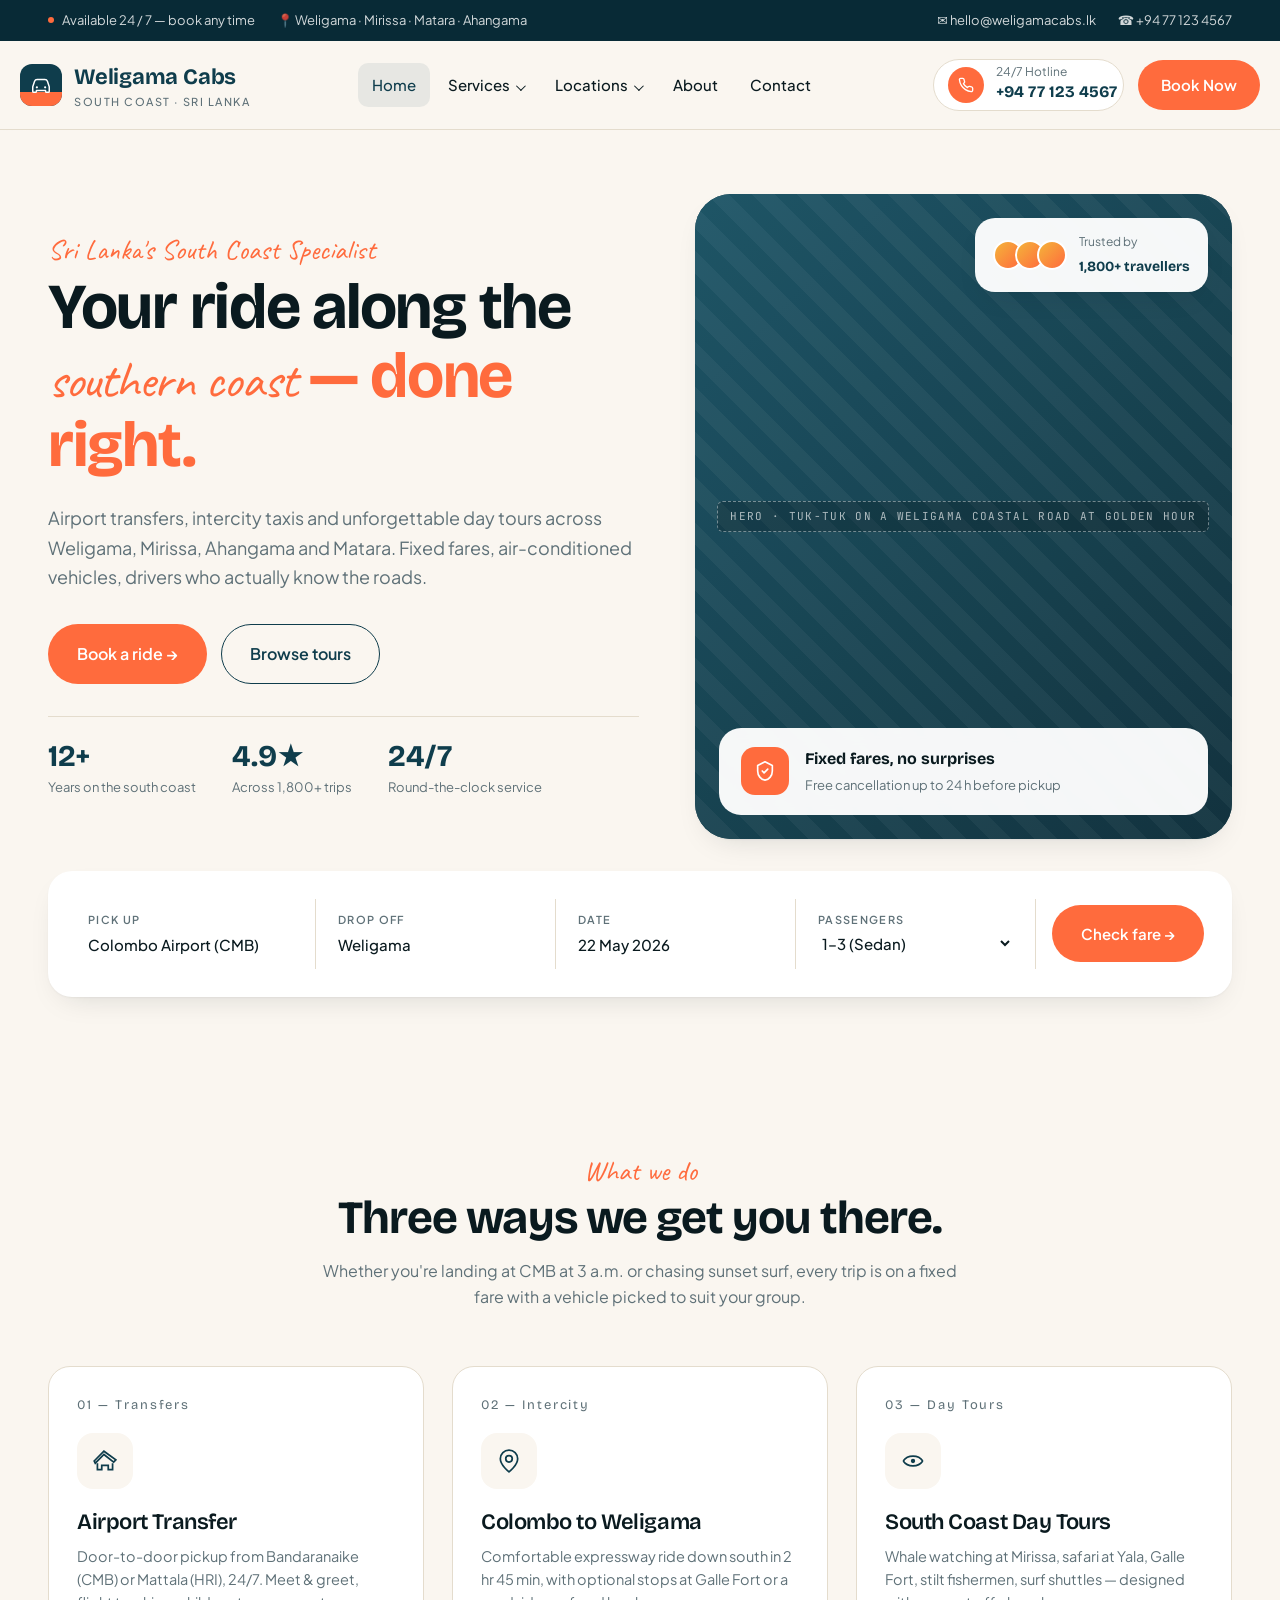
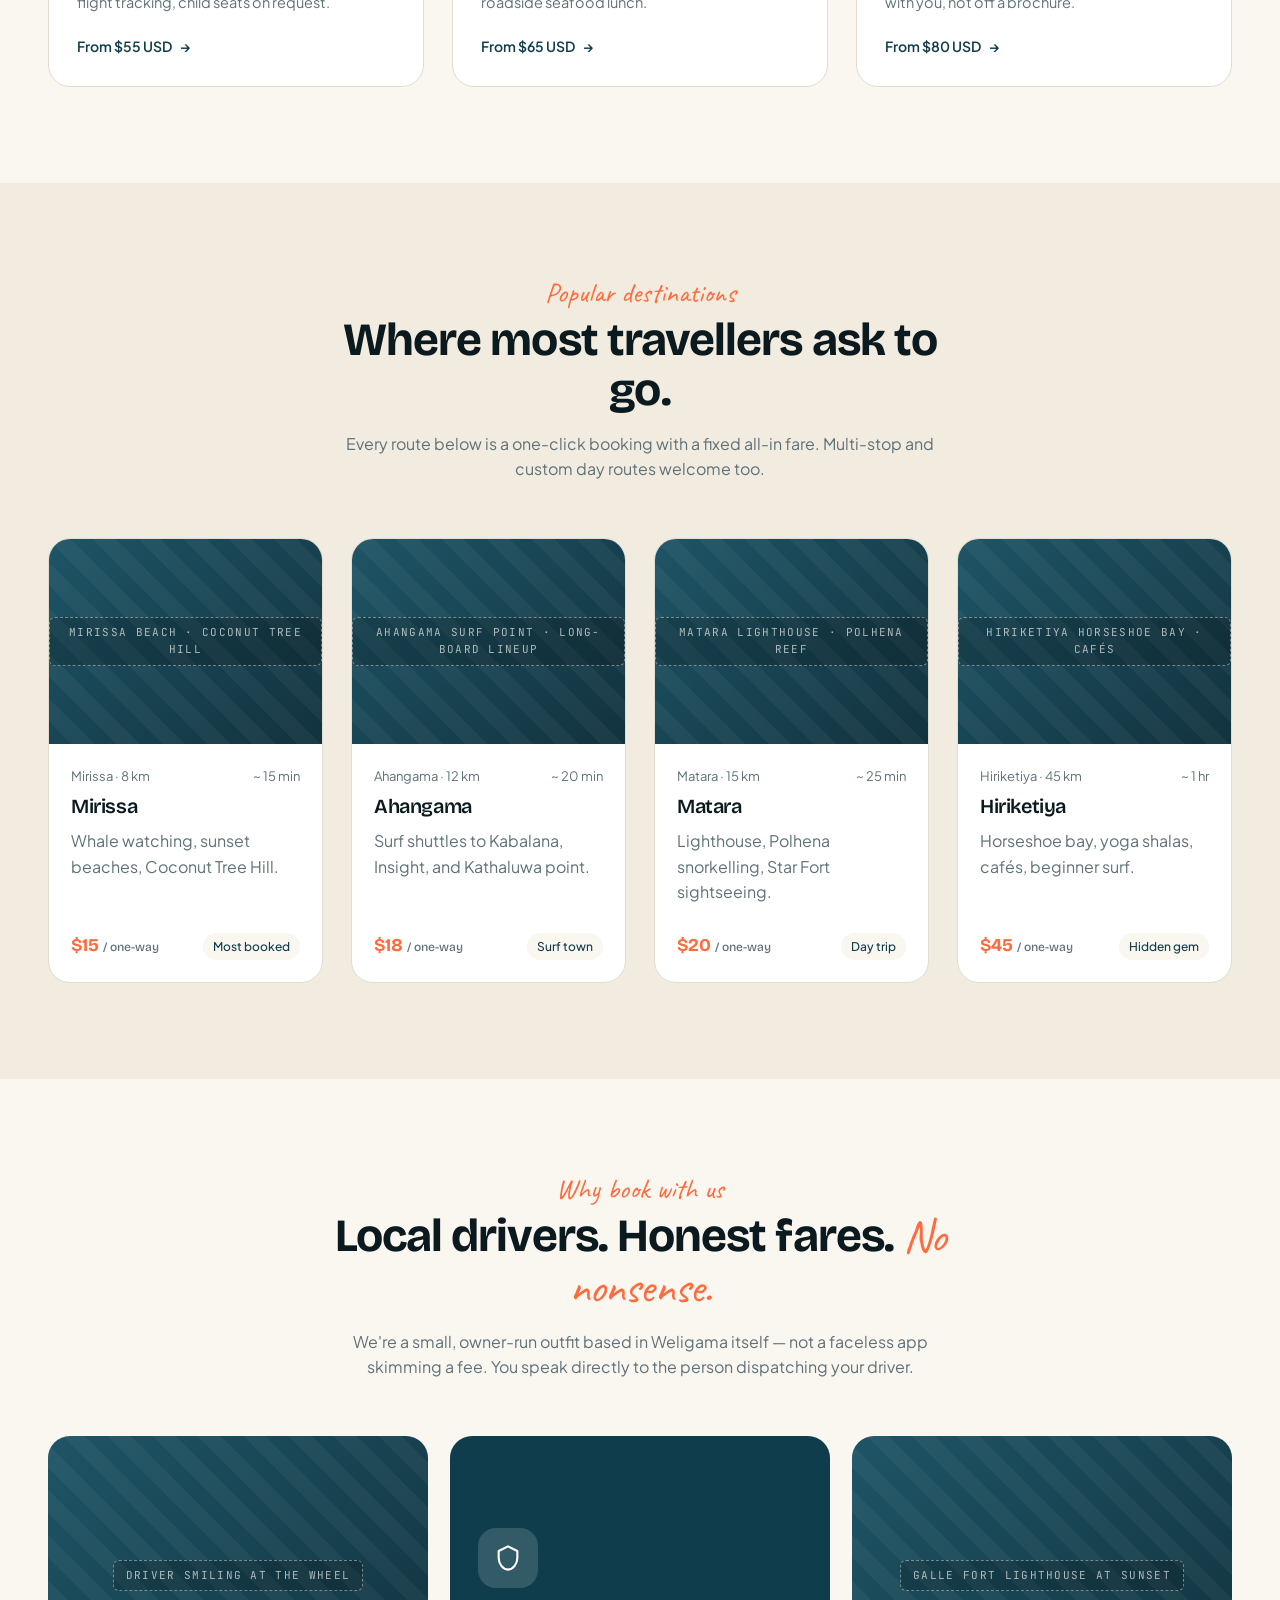
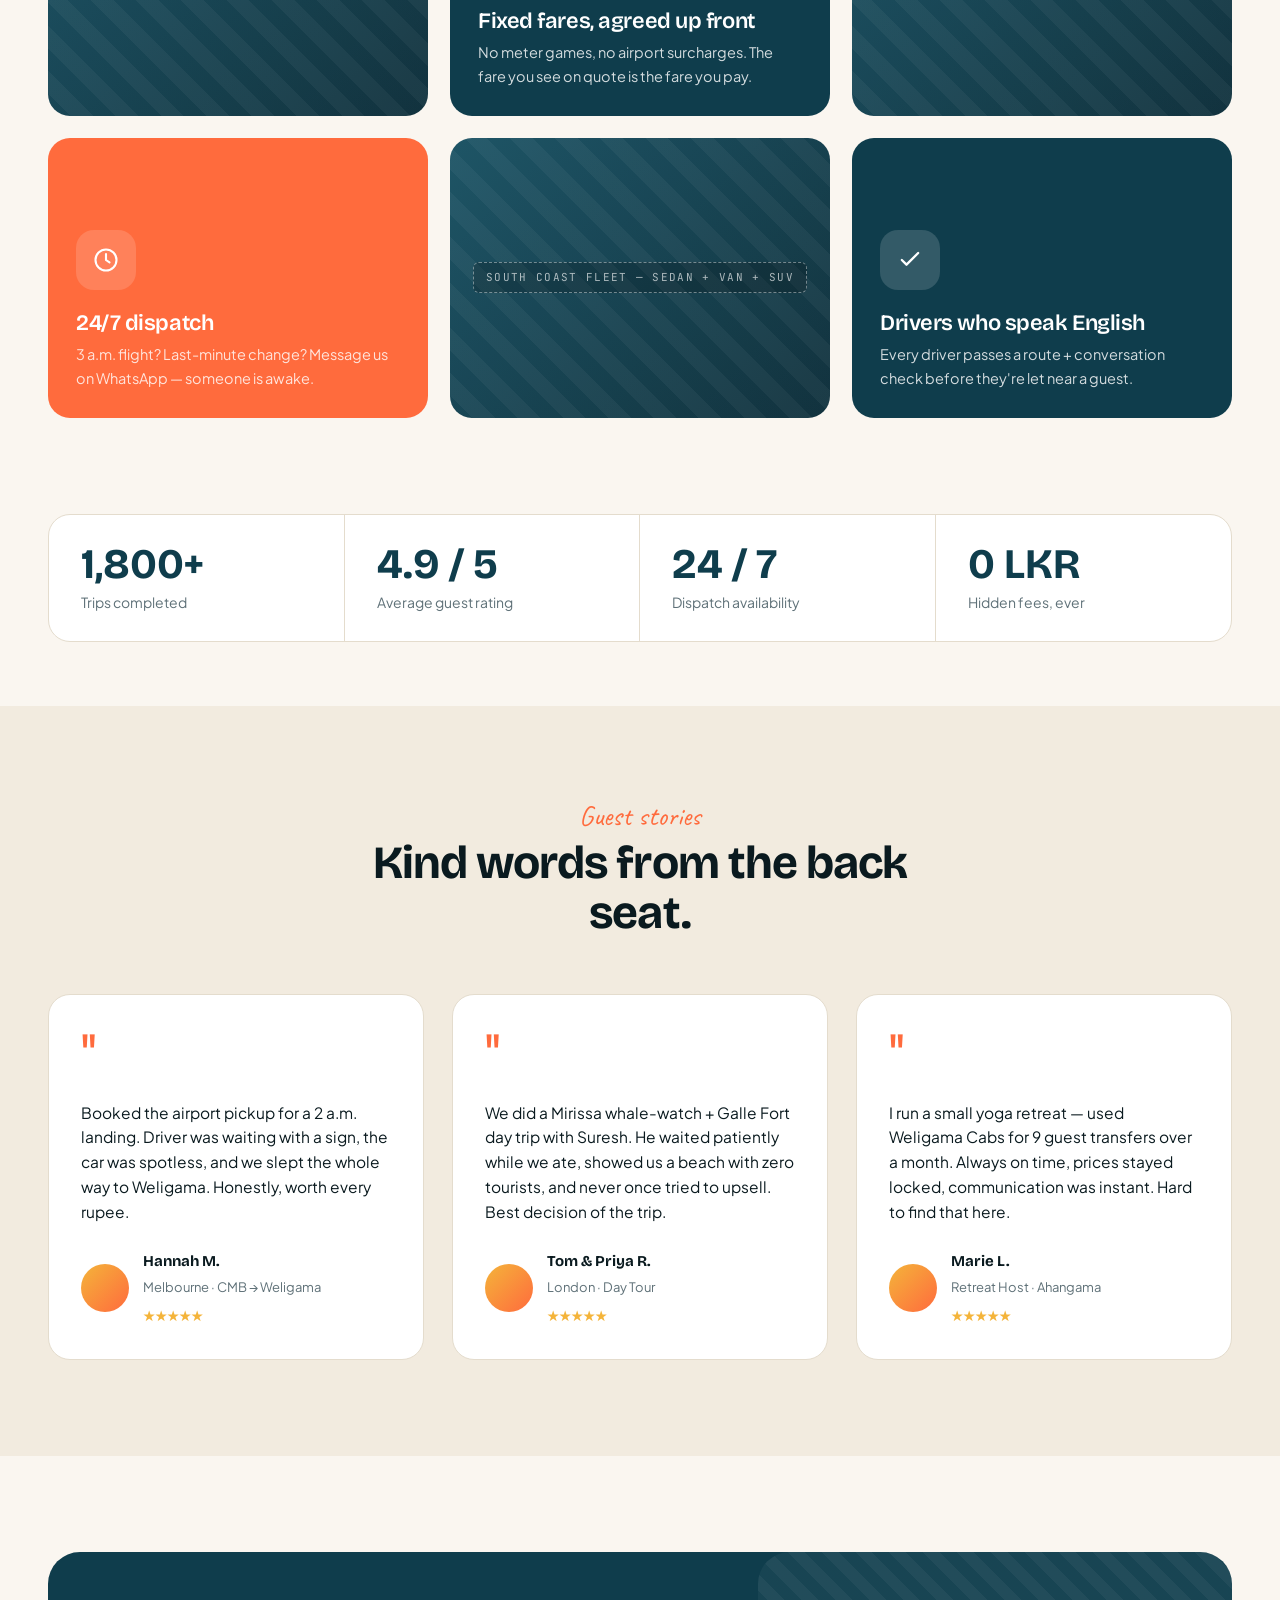
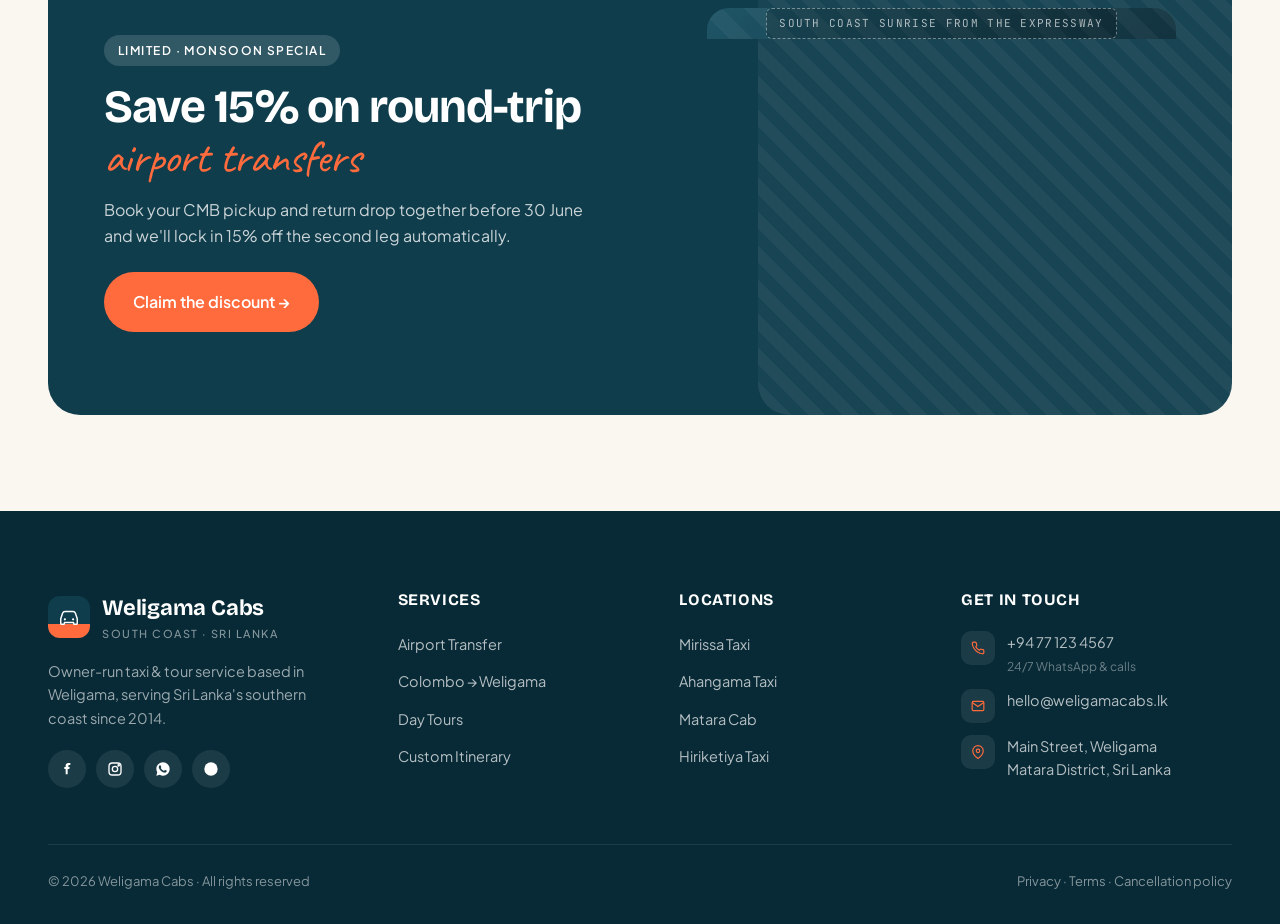
<file: index.html>
<!doctype html>
<html lang="en">
<head>
<meta charset="utf-8" />
<meta name="viewport" content="width=device-width, initial-scale=1" />
<title>Weligama Cabs — Reliable Taxi, Airport Transfer & Day Tours in Sri Lanka</title>
<meta name="description" content="Weligama Cabs offers reliable airport transfers, Colombo to Weligama taxis, and South Coast day tours. Fixed fares, 24/7 service, English-speaking drivers." />
<meta name="keywords" content="Weligama cabs, Weligama taxi, Sri Lanka airport transfer, Colombo to Weligama taxi, Mirissa taxi, Matara cab, South Coast taxi" />
<meta name="robots" content="index, follow" />
<link rel="canonical" href="https://weligamacabs.lk/" />

<meta property="og:type" content="website" />
<meta property="og:title" content="Weligama Cabs — Reliable Taxis & Tours on Sri Lanka's South Coast" />
<meta property="og:description" content="Airport transfers, intercity taxis and day tours across Mirissa, Weligama, Ahangama and Matara. Fixed fares, 24/7." />
<meta property="og:url" content="https://weligamacabs.lk/" />
<meta property="og:image" content="https://weligamacabs.lk/og.jpg" />
<meta name="twitter:card" content="summary_large_image" />

<link rel="preconnect" href="https://fonts.googleapis.com" />
<link rel="preconnect" href="https://fonts.gstatic.com" crossorigin />
<link href="https://fonts.googleapis.com/css2?family=Bricolage+Grotesque:wght@500;600;700;800&family=Plus+Jakarta+Sans:wght@400;500;600;700&family=Caveat:wght@500;600&family=JetBrains+Mono:wght@400;500&display=swap" rel="stylesheet" />
<link rel="stylesheet" href="styles.css" />

<script type="application/ld+json">
{
  "@context": "https://schema.org",
  "@type": "TaxiService",
  "name": "Weligama Cabs",
  "description": "Reliable taxi, airport transfer and day tour service on Sri Lanka's southern coast.",
  "url": "https://weligamacabs.lk",
  "telephone": "+94 77 123 4567",
  "areaServed": ["Weligama", "Mirissa", "Ahangama", "Matara", "Hiriketiya", "Colombo"],
  "address": {
    "@type": "PostalAddress",
    "streetAddress": "Main Street, Weligama",
    "addressLocality": "Weligama",
    "addressCountry": "LK"
  },
  "openingHours": "Mo-Su 00:00-24:00"
}
</script>
</head>
<body>

<!-- ============ TOPBAR ============ -->
<div class="topbar">
  <div class="inner">
    <div class="info">
      <span><span class="dot"></span> Available 24 / 7 — book any time</span>
      <span>📍 Weligama · Mirissa · Matara · Ahangama</span>
    </div>
    <div class="info">
      <span>✉ hello@weligamacabs.lk</span>
      <span>☎ +94 77 123 4567</span>
    </div>
  </div>
</div>

<!-- ============ HEADER ============ -->
<header class="site-header">
  <div class="container nav">
    <a href="index.html" class="brand">
      <span class="brand-mark">
        <svg width="22" height="22" viewBox="0 0 24 24" fill="none">
          <path d="M3 14l2-6a3 3 0 013-2h8a3 3 0 013 2l2 6v5a1 1 0 01-1 1h-2a1 1 0 01-1-1v-1H7v1a1 1 0 01-1 1H4a1 1 0 01-1-1v-5z" stroke="currentColor" stroke-width="1.6" stroke-linejoin="round"/>
          <circle cx="7.5" cy="14.5" r="1.2" fill="currentColor"/>
          <circle cx="16.5" cy="14.5" r="1.2" fill="currentColor"/>
        </svg>
      </span>
      <span>
        Weligama Cabs
        <small>South Coast · Sri Lanka</small>
      </span>
    </a>

    <ul class="nav-links">
      <li><a href="index.html" class="active">Home</a></li>
      <li class="has-menu">
        <a href="#">Services</a>
        <ul class="submenu">
          <li><a href="airport-transfer.html">Airport Transfer</a></li>
          <li><a href="colombo-to-weligama-taxi.html">Colombo to Weligama Taxi</a></li>
          <li><a href="weligama-day-tours.html">Weligama Day Tours</a></li>
        </ul>
      </li>
      <li class="has-menu">
        <a href="#">Locations</a>
        <ul class="submenu">
          <li><a href="mirissa-taxi-service.html">Mirissa Taxi Service</a></li>
          <li><a href="ahangama-taxi.html">Ahangama Taxi</a></li>
          <li><a href="matara-cab-service.html">Matara Cab Service</a></li>
          <li><a href="hiriketiya-taxi.html">Hiriketiya Taxi</a></li>
        </ul>
      </li>
      <li><a href="about.html">About</a></li>
      <li><a href="contact.html">Contact</a></li>
    </ul>

    <div class="nav-cta">
      <div class="call-chip">
        <span class="ico">
          <svg width="16" height="16" viewBox="0 0 24 24" fill="none"><path d="M22 16.92v3a2 2 0 01-2.18 2 19.79 19.79 0 01-8.63-3.07 19.5 19.5 0 01-6-6 19.79 19.79 0 01-3.07-8.67A2 2 0 014.11 2h3a2 2 0 012 1.72c.13.96.37 1.9.72 2.81a2 2 0 01-.45 2.11L8.09 9.91a16 16 0 006 6l1.27-1.27a2 2 0 012.11-.45c.91.35 1.85.59 2.81.72A2 2 0 0122 16.92z" stroke="currentColor" stroke-width="2" stroke-linejoin="round"/></svg>
        </span>
        <div>
          <small>24/7 Hotline</small>
          <strong>+94 77 123 4567</strong>
        </div>
      </div>
      <a href="contact.html" class="btn btn-primary">Book Now</a>
    </div>
  </div>
</header>

<!-- ============ HERO ============ -->
<section class="hero">
  <div class="container hero-grid">
    <div>
      <span class="eyebrow">Sri Lanka's South Coast Specialist</span>
      <h1>Your ride along the <span class="script">southern coast</span> <span class="accent">— done right.</span></h1>
      <p class="lead">Airport transfers, intercity taxis and unforgettable day tours across Weligama, Mirissa, Ahangama and Matara. Fixed fares, air-conditioned vehicles, drivers who actually know the roads.</p>

      <div class="hero-cta">
        <a href="contact.html" class="btn btn-primary btn-lg">Book a ride →</a>
        <a href="weligama-day-tours.html" class="btn btn-ghost btn-lg">Browse tours</a>
      </div>

      <div class="hero-meta">
        <div><strong>12+</strong><span>Years on the south coast</span></div>
        <div><strong>4.9★</strong><span>Across 1,800+ trips</span></div>
        <div><strong>24/7</strong><span>Round-the-clock service</span></div>
      </div>
    </div>

    <div class="hero-art">
      <div class="photo-slot" data-label="Hero · tuk-tuk on a Weligama coastal road at golden hour"></div>
      <div class="hero-floater">
        <div class="avatars"><span></span><span></span><span></span></div>
        <div>
          <small>Trusted by</small>
          <strong>1,800+ travellers</strong>
        </div>
      </div>
      <div class="badge">
        <span class="ico">
          <svg width="22" height="22" viewBox="0 0 24 24" fill="none"><path d="M12 2L4 6v6c0 5 3.5 9.5 8 10 4.5-.5 8-5 8-10V6l-8-4z" stroke="currentColor" stroke-width="1.8" stroke-linejoin="round"/><path d="M9 12l2 2 4-4" stroke="currentColor" stroke-width="1.8" stroke-linecap="round" stroke-linejoin="round"/></svg>
        </span>
        <div>
          <strong>Fixed fares, no surprises</strong>
          <small>Free cancellation up to 24 h before pickup</small>
        </div>
      </div>
    </div>
  </div>
</section>

<!-- ============ BOOKING ============ -->
<section class="section-tight" style="padding-top: 0;">
  <div class="container">
    <div class="booking-card">
      <form class="booking-grid">
        <div class="booking-field">
          <label>Pick up</label>
          <input type="text" value="Colombo Airport (CMB)" />
        </div>
        <div class="booking-field">
          <label>Drop off</label>
          <input type="text" value="Weligama" />
        </div>
        <div class="booking-field">
          <label>Date</label>
          <input type="text" value="22 May 2026" />
        </div>
        <div class="booking-field">
          <label>Passengers</label>
          <select><option>1–3 (Sedan)</option><option>4 (SUV)</option><option>5–8 (Van)</option></select>
        </div>
        <div class="booking-field booking-cta" style="border-right:none; padding: 0 0 0 16px; align-self:center;">
          <button class="btn btn-primary" type="button">Check fare →</button>
        </div>
      </form>
    </div>
  </div>
</section>

<!-- ============ SERVICES ============ -->
<section>
  <div class="container">
    <div class="section-head">
      <span class="eyebrow">What we do</span>
      <h2>Three ways we get you there.</h2>
      <p>Whether you're landing at CMB at 3 a.m. or chasing sunset surf, every trip is on a fixed fare with a vehicle picked to suit your group.</p>
    </div>

    <div class="card-grid cols-3">
      <a href="airport-transfer.html" class="service-card">
        <div class="num">01 — Transfers</div>
        <div class="ico">
          <svg width="26" height="26" viewBox="0 0 24 24" fill="none"><path d="M2 12l9-9 11 8-2 2-9-7-8 8-1-2z" stroke="currentColor" stroke-width="1.6"/><path d="M5 14v6h4v-4h6v4h4v-6" stroke="currentColor" stroke-width="1.6"/></svg>
        </div>
        <h3>Airport Transfer</h3>
        <p>Door-to-door pickup from Bandaranaike (CMB) or Mattala (HRI), 24/7. Meet & greet, flight tracking, child seats on request.</p>
        <span class="link">From $55 USD</span>
      </a>

      <a href="colombo-to-weligama-taxi.html" class="service-card">
        <div class="num">02 — Intercity</div>
        <div class="ico">
          <svg width="26" height="26" viewBox="0 0 24 24" fill="none"><circle cx="12" cy="10" r="3" stroke="currentColor" stroke-width="1.6"/><path d="M12 2a8 8 0 018 8c0 6-8 12-8 12S4 16 4 10a8 8 0 018-8z" stroke="currentColor" stroke-width="1.6"/></svg>
        </div>
        <h3>Colombo to Weligama</h3>
        <p>Comfortable expressway ride down south in 2 hr 45 min, with optional stops at Galle Fort or a roadside seafood lunch.</p>
        <span class="link">From $65 USD</span>
      </a>

      <a href="weligama-day-tours.html" class="service-card">
        <div class="num">03 — Day Tours</div>
        <div class="ico">
          <svg width="26" height="26" viewBox="0 0 24 24" fill="none"><path d="M3 12c4-6 14-6 18 0M3 12c4 6 14 6 18 0" stroke="currentColor" stroke-width="1.6"/><circle cx="12" cy="12" r="2" fill="currentColor"/></svg>
        </div>
        <h3>South Coast Day Tours</h3>
        <p>Whale watching at Mirissa, safari at Yala, Galle Fort, stilt fishermen, surf shuttles — designed with you, not off a brochure.</p>
        <span class="link">From $80 USD</span>
      </a>
    </div>
  </div>
</section>

<!-- ============ DESTINATIONS ============ -->
<section class="bg-cream-2">
  <div class="container">
    <div class="section-head">
      <span class="eyebrow">Popular destinations</span>
      <h2>Where most travellers ask to go.</h2>
      <p>Every route below is a one-click booking with a fixed all-in fare. Multi-stop and custom day routes welcome too.</p>
    </div>

    <div class="card-grid cols-4">
      <a href="mirissa-taxi-service.html" class="dest-card">
        <div class="photo-slot" data-label="Mirissa beach · coconut tree hill"></div>
        <div class="body">
          <div class="meta"><span>Mirissa · 8 km</span><span>~ 15 min</span></div>
          <h3>Mirissa</h3>
          <p>Whale watching, sunset beaches, Coconut Tree Hill.</p>
          <div class="meta" style="margin-top:auto;">
            <span class="price">$15 <small>/ one-way</small></span>
            <span class="tag">Most booked</span>
          </div>
        </div>
      </a>

      <a href="ahangama-taxi.html" class="dest-card">
        <div class="photo-slot" data-label="Ahangama surf point · long-board lineup"></div>
        <div class="body">
          <div class="meta"><span>Ahangama · 12 km</span><span>~ 20 min</span></div>
          <h3>Ahangama</h3>
          <p>Surf shuttles to Kabalana, Insight, and Kathaluwa point.</p>
          <div class="meta" style="margin-top:auto;">
            <span class="price">$18 <small>/ one-way</small></span>
            <span class="tag">Surf town</span>
          </div>
        </div>
      </a>

      <a href="matara-cab-service.html" class="dest-card">
        <div class="photo-slot" data-label="Matara lighthouse · Polhena reef"></div>
        <div class="body">
          <div class="meta"><span>Matara · 15 km</span><span>~ 25 min</span></div>
          <h3>Matara</h3>
          <p>Lighthouse, Polhena snorkelling, Star Fort sightseeing.</p>
          <div class="meta" style="margin-top:auto;">
            <span class="price">$20 <small>/ one-way</small></span>
            <span class="tag">Day trip</span>
          </div>
        </div>
      </a>

      <a href="hiriketiya-taxi.html" class="dest-card">
        <div class="photo-slot" data-label="Hiriketiya horseshoe bay · cafés"></div>
        <div class="body">
          <div class="meta"><span>Hiriketiya · 45 km</span><span>~ 1 hr</span></div>
          <h3>Hiriketiya</h3>
          <p>Horseshoe bay, yoga shalas, cafés, beginner surf.</p>
          <div class="meta" style="margin-top:auto;">
            <span class="price">$45 <small>/ one-way</small></span>
            <span class="tag">Hidden gem</span>
          </div>
        </div>
      </a>
    </div>
  </div>
</section>

<!-- ============ WHY US MOSAIC ============ -->
<section>
  <div class="container">
    <div class="section-head">
      <span class="eyebrow">Why book with us</span>
      <h2>Local drivers. Honest fares. <span class="script" style="color:var(--c-coral); font-family:var(--f-script); font-weight:400;">No nonsense.</span></h2>
      <p>We're a small, owner-run outfit based in Weligama itself — not a faceless app skimming a fee. You speak directly to the person dispatching your driver.</p>
    </div>

    <div class="mosaic">
      <div class="mosaic-tile photo">
        <div class="photo-slot" data-label="Driver smiling at the wheel"></div>
      </div>
      <div class="mosaic-tile text">
        <div class="ico-lg">
          <svg width="28" height="28" viewBox="0 0 24 24" fill="none"><path d="M12 2L4 6v6c0 5 3.5 9.5 8 10 4.5-.5 8-5 8-10V6l-8-4z" stroke="currentColor" stroke-width="1.8" stroke-linejoin="round"/></svg>
        </div>
        <h3>Fixed fares, agreed up front</h3>
        <p>No meter games, no airport surcharges. The fare you see on quote is the fare you pay.</p>
      </div>
      <div class="mosaic-tile photo">
        <div class="photo-slot" data-label="Galle Fort lighthouse at sunset"></div>
      </div>
      <div class="mosaic-tile text coral">
        <div class="ico-lg">
          <svg width="28" height="28" viewBox="0 0 24 24" fill="none"><circle cx="12" cy="12" r="9" stroke="currentColor" stroke-width="1.8"/><path d="M12 7v5l3 2" stroke="currentColor" stroke-width="1.8" stroke-linecap="round"/></svg>
        </div>
        <h3>24/7 dispatch</h3>
        <p>3 a.m. flight? Last-minute change? Message us on WhatsApp — someone is awake.</p>
      </div>
      <div class="mosaic-tile photo">
        <div class="photo-slot" data-label="South coast fleet — sedan + van + SUV"></div>
      </div>
      <div class="mosaic-tile text">
        <div class="ico-lg">
          <svg width="28" height="28" viewBox="0 0 24 24" fill="none"><path d="M5 12l4 4L19 6" stroke="currentColor" stroke-width="2" stroke-linecap="round" stroke-linejoin="round"/></svg>
        </div>
        <h3>Drivers who speak English</h3>
        <p>Every driver passes a route + conversation check before they're let near a guest.</p>
      </div>
    </div>
  </div>
</section>

<!-- ============ STATS ============ -->
<section class="section-tight" style="padding-top:0;">
  <div class="container">
    <div class="stats-strip">
      <div><strong>1,800+</strong><span>Trips completed</span></div>
      <div><strong>4.9 / 5</strong><span>Average guest rating</span></div>
      <div><strong>24 / 7</strong><span>Dispatch availability</span></div>
      <div><strong>0 LKR</strong><span>Hidden fees, ever</span></div>
    </div>
  </div>
</section>

<!-- ============ TESTIMONIALS ============ -->
<section class="bg-cream-2">
  <div class="container">
    <div class="section-head">
      <span class="eyebrow">Guest stories</span>
      <h2>Kind words from the back seat.</h2>
    </div>

    <div class="card-grid cols-3">
      <div class="tcard">
        <div class="quote">"</div>
        <p>Booked the airport pickup for a 2 a.m. landing. Driver was waiting with a sign, the car was spotless, and we slept the whole way to Weligama. Honestly, worth every rupee.</p>
        <div class="author">
          <div class="avatar"></div>
          <div>
            <strong>Hannah M.</strong>
            <small>Melbourne · CMB → Weligama</small>
            <div class="stars">★★★★★</div>
          </div>
        </div>
      </div>

      <div class="tcard">
        <div class="quote">"</div>
        <p>We did a Mirissa whale-watch + Galle Fort day trip with Suresh. He waited patiently while we ate, showed us a beach with zero tourists, and never once tried to upsell. Best decision of the trip.</p>
        <div class="author">
          <div class="avatar"></div>
          <div>
            <strong>Tom & Priya R.</strong>
            <small>London · Day Tour</small>
            <div class="stars">★★★★★</div>
          </div>
        </div>
      </div>

      <div class="tcard">
        <div class="quote">"</div>
        <p>I run a small yoga retreat — used Weligama Cabs for 9 guest transfers over a month. Always on time, prices stayed locked, communication was instant. Hard to find that here.</p>
        <div class="author">
          <div class="avatar"></div>
          <div>
            <strong>Marie L.</strong>
            <small>Retreat Host · Ahangama</small>
            <div class="stars">★★★★★</div>
          </div>
        </div>
      </div>
    </div>
  </div>
</section>

<!-- ============ CTA BANNER ============ -->
<section>
  <div class="container">
    <div class="cta-banner">
      <div class="left">
        <span class="pill">Limited · Monsoon special</span>
        <h2>Save 15% on round-trip <span class="script">airport transfers</span></h2>
        <p>Book your CMB pickup and return drop together before 30 June and we'll lock in 15% off the second leg automatically.</p>
        <a href="contact.html" class="btn btn-primary btn-lg">Claim the discount →</a>
      </div>
      <div class="right">
        <div class="photo-slot" data-label="South coast sunrise from the expressway"></div>
      </div>
    </div>
  </div>
</section>

<!-- ============ FOOTER ============ -->
<footer class="site-footer">
  <div class="container">
    <div class="footer-grid">
      <div class="footer-brand">
        <a href="index.html" class="brand">
          <span class="brand-mark">
            <svg width="22" height="22" viewBox="0 0 24 24" fill="none">
              <path d="M3 14l2-6a3 3 0 013-2h8a3 3 0 013 2l2 6v5a1 1 0 01-1 1h-2a1 1 0 01-1-1v-1H7v1a1 1 0 01-1 1H4a1 1 0 01-1-1v-5z" stroke="currentColor" stroke-width="1.6" stroke-linejoin="round"/>
              <circle cx="7.5" cy="14.5" r="1.2" fill="currentColor"/>
              <circle cx="16.5" cy="14.5" r="1.2" fill="currentColor"/>
            </svg>
          </span>
          <span style="color:#fff;">Weligama Cabs<small style="color:rgba(255,255,255,.5);">South Coast · Sri Lanka</small></span>
        </a>
        <p>Owner-run taxi & tour service based in Weligama, serving Sri Lanka's southern coast since 2014.</p>
        <div class="footer-socials">
          <a href="#" aria-label="Facebook"><svg width="16" height="16" viewBox="0 0 24 24" fill="currentColor"><path d="M14 9V7a1 1 0 011-1h2V3h-3a4 4 0 00-4 4v2H8v3h2v8h3v-8h2.5l.5-3H13z"/></svg></a>
          <a href="#" aria-label="Instagram"><svg width="16" height="16" viewBox="0 0 24 24" fill="none" stroke="currentColor" stroke-width="2"><rect x="3" y="3" width="18" height="18" rx="5"/><circle cx="12" cy="12" r="4"/><circle cx="17.5" cy="6.5" r="1" fill="currentColor"/></svg></a>
          <a href="#" aria-label="WhatsApp"><svg width="16" height="16" viewBox="0 0 24 24" fill="currentColor"><path d="M12 2C6.5 2 2 6.5 2 12c0 1.8.5 3.5 1.4 5L2 22l5.2-1.4C8.6 21.5 10.3 22 12 22c5.5 0 10-4.5 10-10S17.5 2 12 2zm5 14.2c-.2.6-1.2 1.2-1.7 1.3-.4.1-1 .1-1.6-.1-.4-.1-1-.3-1.7-.6-3-1.3-5-4.3-5.1-4.5-.1-.2-1.2-1.6-1.2-3 0-1.4.7-2.1 1-2.4.2-.3.5-.4.7-.4h.5c.2 0 .4 0 .6.5l.9 2c.1.2 0 .4-.1.5l-.4.5c-.2.2-.3.4-.1.7.2.3.9 1.4 1.9 2.3 1.3 1.1 2.4 1.5 2.7 1.6.3.1.4.1.6-.1l.7-.9c.2-.2.4-.2.6-.1l1.9.9c.2.1.4.2.4.3.1.2.1.7-.1 1.5z"/></svg></a>
          <a href="#" aria-label="TripAdvisor"><svg width="16" height="16" viewBox="0 0 24 24" fill="currentColor"><circle cx="12" cy="12" r="10"/></svg></a>
        </div>
      </div>

      <div class="footer-col">
        <h4>Services</h4>
        <ul>
          <li><a href="airport-transfer.html">Airport Transfer</a></li>
          <li><a href="colombo-to-weligama-taxi.html">Colombo → Weligama</a></li>
          <li><a href="weligama-day-tours.html">Day Tours</a></li>
          <li><a href="contact.html">Custom Itinerary</a></li>
        </ul>
      </div>

      <div class="footer-col">
        <h4>Locations</h4>
        <ul>
          <li><a href="mirissa-taxi-service.html">Mirissa Taxi</a></li>
          <li><a href="ahangama-taxi.html">Ahangama Taxi</a></li>
          <li><a href="matara-cab-service.html">Matara Cab</a></li>
          <li><a href="hiriketiya-taxi.html">Hiriketiya Taxi</a></li>
        </ul>
      </div>

      <div class="footer-col">
        <h4>Get in touch</h4>
        <ul class="footer-contact">
          <li>
            <span class="ico"><svg width="14" height="14" viewBox="0 0 24 24" fill="none" stroke="currentColor" stroke-width="2"><path d="M22 16.92v3a2 2 0 01-2.18 2 19.79 19.79 0 01-8.63-3.07 19.5 19.5 0 01-6-6 19.79 19.79 0 01-3.07-8.67A2 2 0 014.11 2h3a2 2 0 012 1.72c.13.96.37 1.9.72 2.81a2 2 0 01-.45 2.11L8.09 9.91a16 16 0 006 6l1.27-1.27a2 2 0 012.11-.45c.91.35 1.85.59 2.81.72A2 2 0 0122 16.92z"/></svg></span>
            <span>+94 77 123 4567<br/><small style="color:rgba(255,255,255,.4);">24/7 WhatsApp & calls</small></span>
          </li>
          <li>
            <span class="ico"><svg width="14" height="14" viewBox="0 0 24 24" fill="none" stroke="currentColor" stroke-width="2"><path d="M4 4h16c1 0 2 1 2 2v12c0 1-1 2-2 2H4c-1 0-2-1-2-2V6c0-1 1-2 2-2z"/><path d="M22 6L12 13 2 6"/></svg></span>
            <span>hello@weligamacabs.lk</span>
          </li>
          <li>
            <span class="ico"><svg width="14" height="14" viewBox="0 0 24 24" fill="none" stroke="currentColor" stroke-width="2"><path d="M21 10c0 7-9 13-9 13S3 17 3 10a9 9 0 0118 0z"/><circle cx="12" cy="10" r="3"/></svg></span>
            <span>Main Street, Weligama<br/>Matara District, Sri Lanka</span>
          </li>
        </ul>
      </div>
    </div>

    <div class="footer-bottom">
      <div>© 2026 Weligama Cabs · All rights reserved</div>
      <div><a href="#">Privacy</a> · <a href="#">Terms</a> · <a href="#">Cancellation policy</a></div>
    </div>
  </div>
</footer>

</body>
</html>
</file>
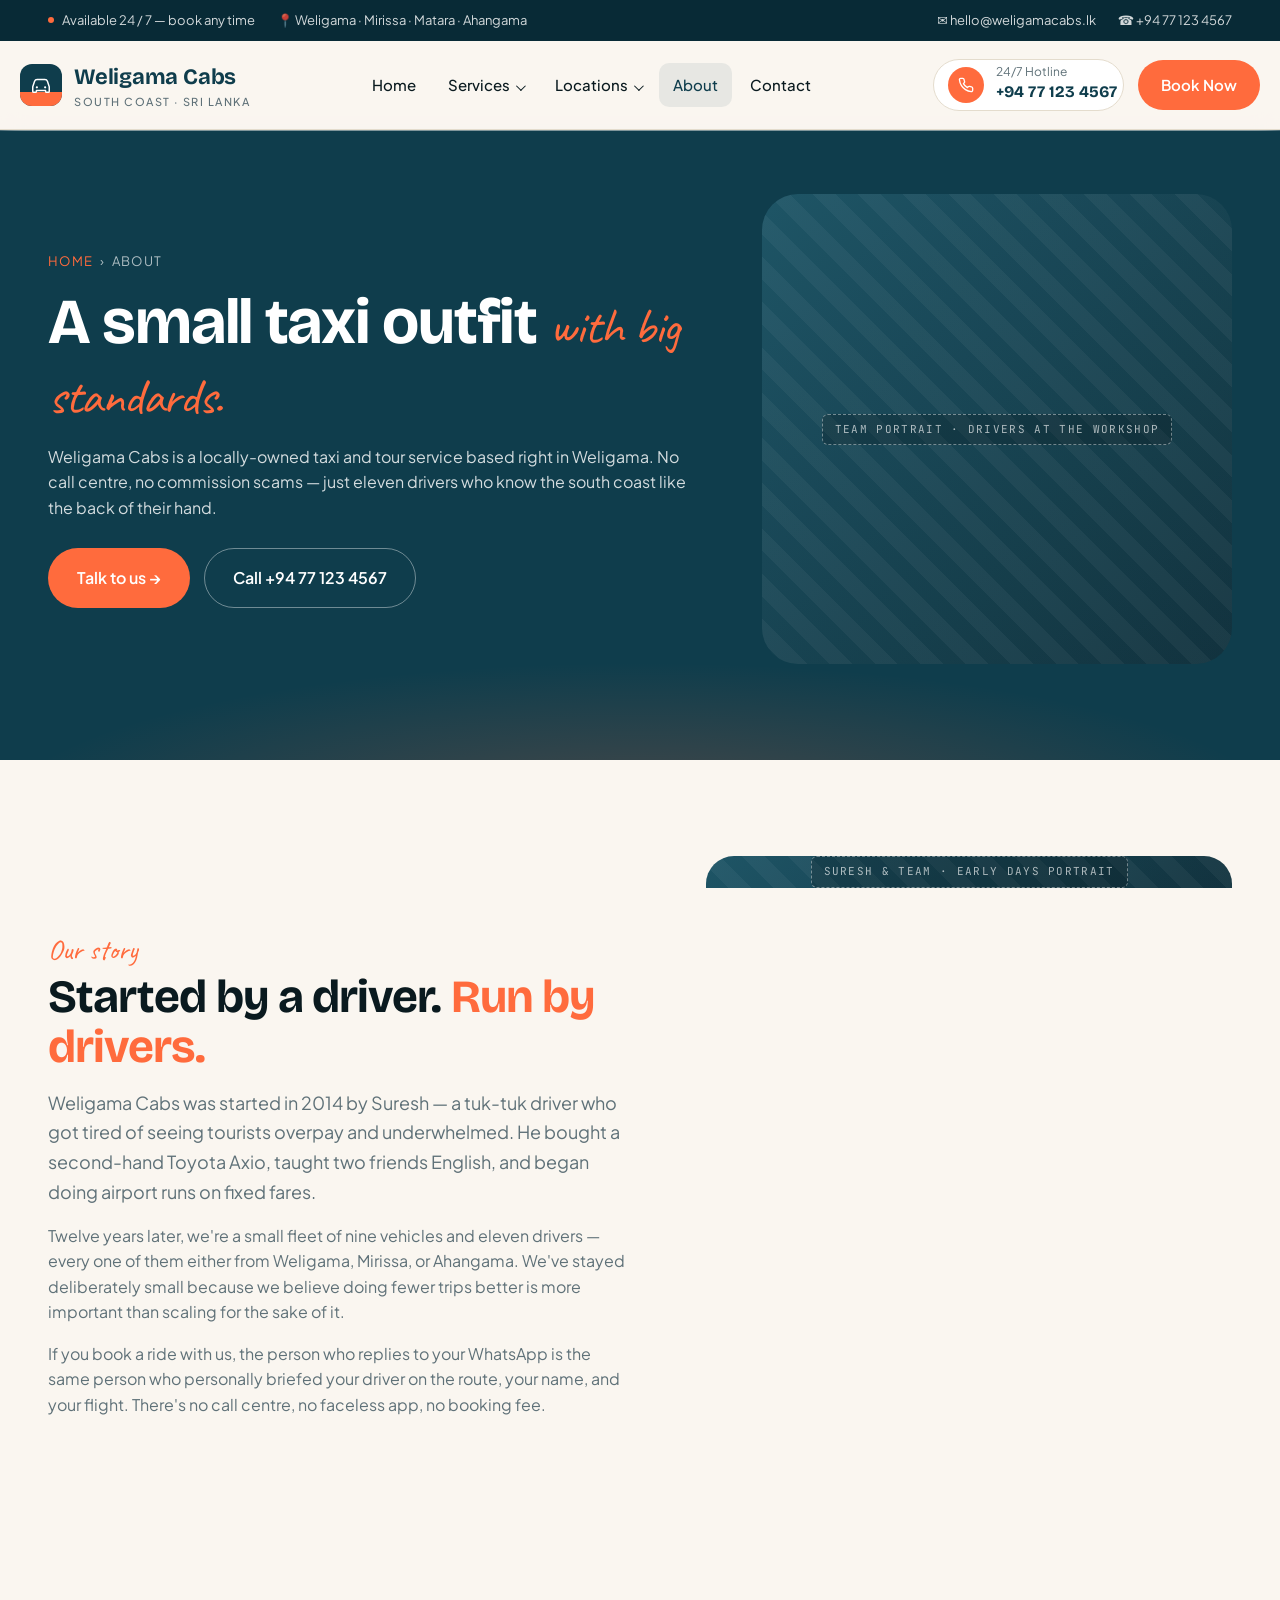
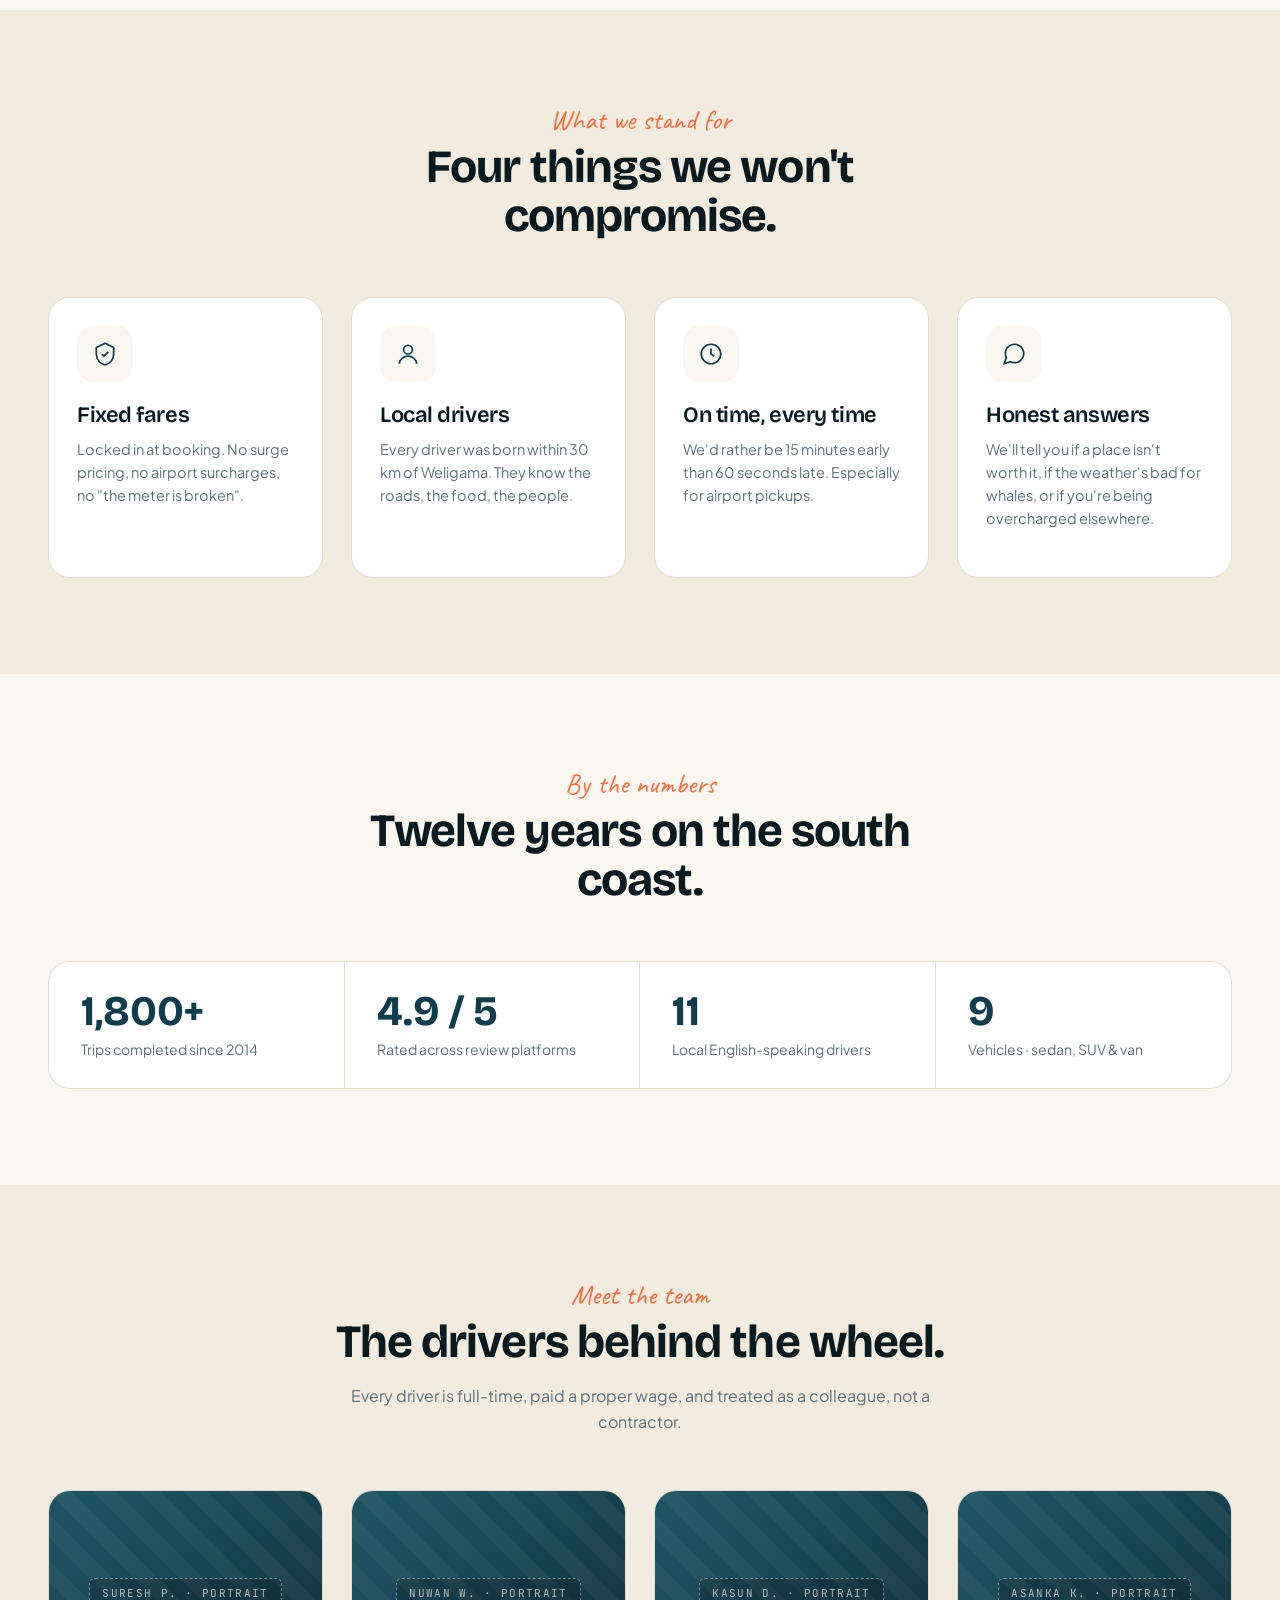
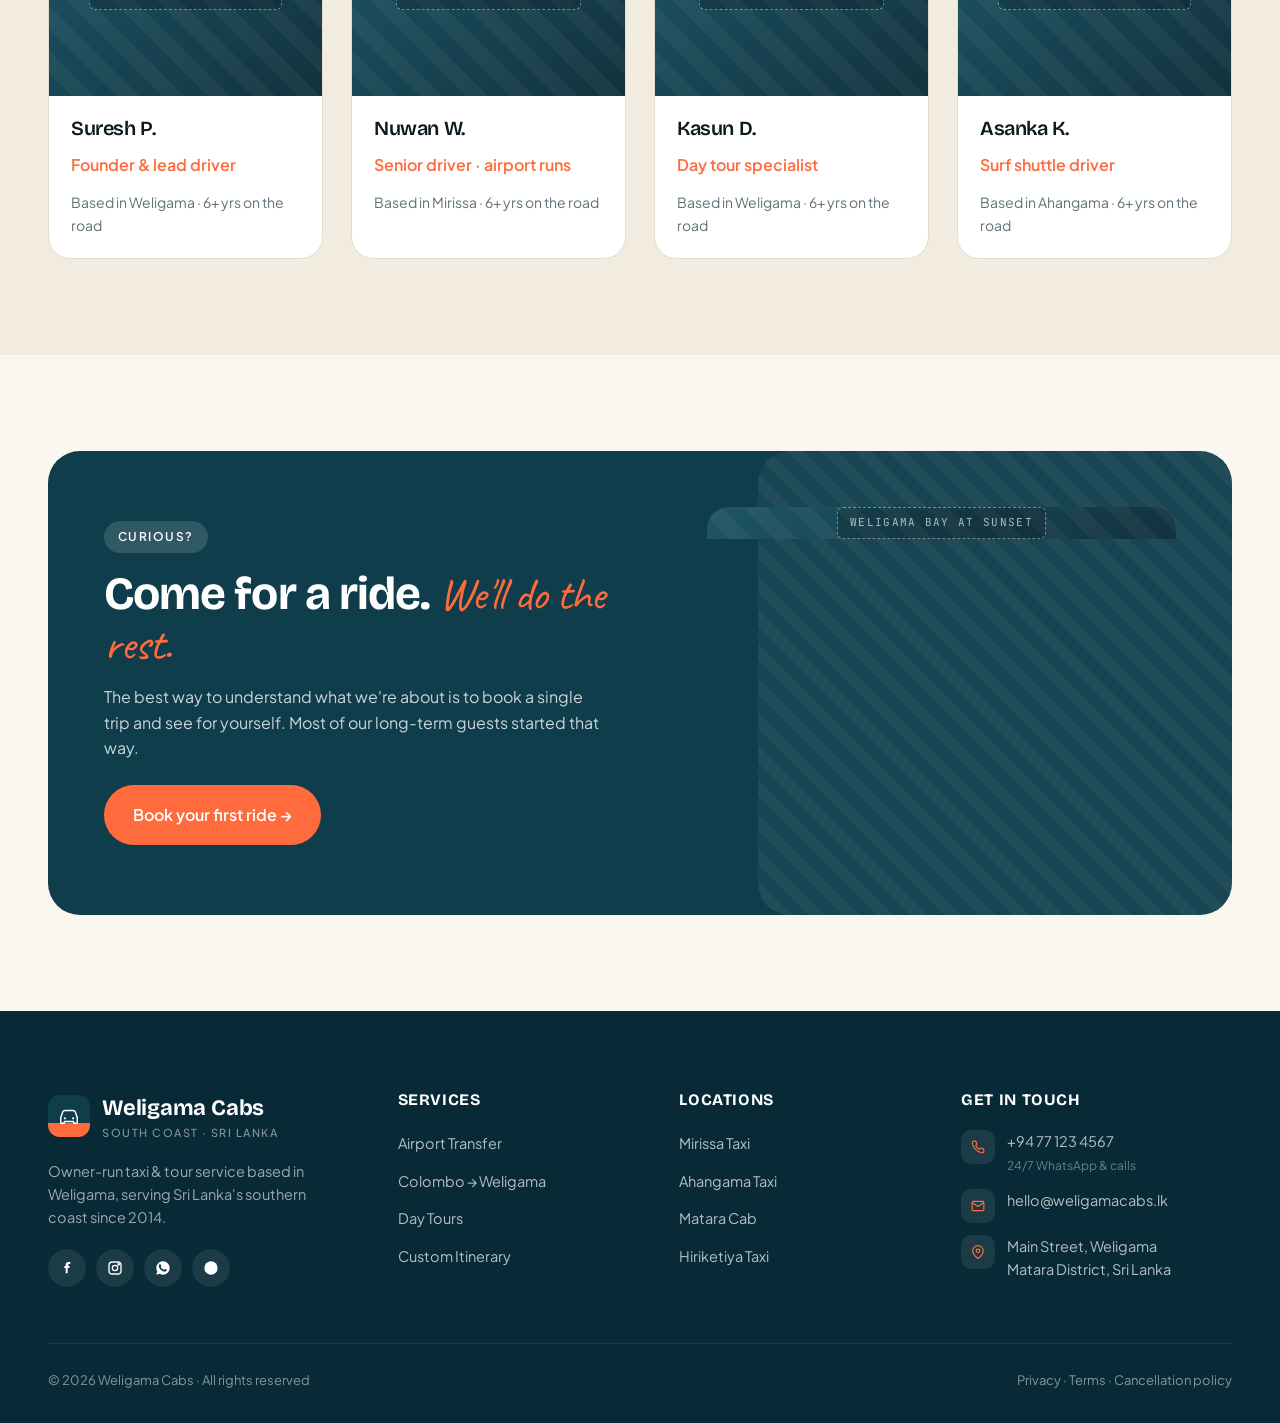
<file: about.html>
<!doctype html>
<html lang="en">
<head>
<meta charset="utf-8" />
<meta name="viewport" content="width=device-width, initial-scale=1" />
<title>About Weligama Cabs — Local, Owner-Run Taxi Service Since 2014</title>
<meta name="description" content="Weligama Cabs is a small, owner-run taxi and tour service based in Weligama, Sri Lanka. Eleven local drivers, nine vehicles, fixed fares, and twelve years on the south coast." />
<meta name="keywords" content="Weligama Cabs about, Sri Lanka taxi company, Weligama transport, local taxi service Sri Lanka" />
<meta name="robots" content="index, follow" />
<link rel="canonical" href="https://weligamacabs.lk/about.html" />
<meta property="og:type" content="website" />
<meta property="og:title" content="About Weligama Cabs — Local, Owner-Run Taxi Service Since 2014" />
<meta property="og:description" content="Weligama Cabs is a small, owner-run taxi and tour service based in Weligama, Sri Lanka. Eleven local drivers, nine vehicles, fixed fares, and twelve years on the south coast." />
<meta property="og:url" content="https://weligamacabs.lk/about.html" />
<meta name="twitter:card" content="summary_large_image" />
<link rel="preconnect" href="https://fonts.googleapis.com" />
<link rel="preconnect" href="https://fonts.gstatic.com" crossorigin />
<link href="https://fonts.googleapis.com/css2?family=Bricolage+Grotesque:wght@500;600;700;800&family=Plus+Jakarta+Sans:wght@400;500;600;700&family=Caveat:wght@500;600&family=JetBrains+Mono:wght@400;500&display=swap" rel="stylesheet" />
<link rel="stylesheet" href="styles.css" />
<script type="application/ld+json">
{
  "@context": "https://schema.org",
  "@type": "Service",
  "name": "About Weligama Cabs — Local, Owner-Run Taxi Service Since 2014",
  "description": "Weligama Cabs is a small, owner-run taxi and tour service based in Weligama, Sri Lanka. Eleven local drivers, nine vehicles, fixed fares, and twelve years on the south coast.",
  "provider": {
    "@type": "TaxiService",
    "name": "Weligama Cabs",
    "telephone": "+94 77 123 4567",
    "url": "https://weligamacabs.lk",
    "areaServed": "Southern Province, Sri Lanka"
  }
}
</script>
</head>
<body>
<!-- ============ TOPBAR ============ -->
<div class="topbar">
  <div class="inner">
    <div class="info">
      <span><span class="dot"></span> Available 24 / 7 — book any time</span>
      <span>📍 Weligama · Mirissa · Matara · Ahangama</span>
    </div>
    <div class="info">
      <span>✉ hello@weligamacabs.lk</span>
      <span>☎ +94 77 123 4567</span>
    </div>
  </div>
</div>


<!-- ============ HEADER ============ -->
<header class="site-header">
  <div class="container nav">
    <a href="index.html" class="brand">
      <span class="brand-mark">
        <svg width="22" height="22" viewBox="0 0 24 24" fill="none">
          <path d="M3 14l2-6a3 3 0 013-2h8a3 3 0 013 2l2 6v5a1 1 0 01-1 1h-2a1 1 0 01-1-1v-1H7v1a1 1 0 01-1 1H4a1 1 0 01-1-1v-5z" stroke="currentColor" stroke-width="1.6" stroke-linejoin="round"/>
          <circle cx="7.5" cy="14.5" r="1.2" fill="currentColor"/>
          <circle cx="16.5" cy="14.5" r="1.2" fill="currentColor"/>
        </svg>
      </span>
      <span>
        Weligama Cabs
        <small>South Coast · Sri Lanka</small>
      </span>
    </a>

    <ul class="nav-links">
      <li><a href="index.html">Home</a></li>
      <li class="has-menu">
        <a href="#">Services</a>
        <ul class="submenu">
          <li><a href="airport-transfer.html">Airport Transfer</a></li>
          <li><a href="colombo-to-weligama-taxi.html">Colombo to Weligama Taxi</a></li>
          <li><a href="weligama-day-tours.html">Weligama Day Tours</a></li>
        </ul>
      </li>
      <li class="has-menu">
        <a href="#">Locations</a>
        <ul class="submenu">
          <li><a href="mirissa-taxi-service.html">Mirissa Taxi Service</a></li>
          <li><a href="ahangama-taxi.html">Ahangama Taxi</a></li>
          <li><a href="matara-cab-service.html">Matara Cab Service</a></li>
          <li><a href="hiriketiya-taxi.html">Hiriketiya Taxi</a></li>
        </ul>
      </li>
      <li><a href="about.html" class="active">About</a></li>
      <li><a href="contact.html">Contact</a></li>
    </ul>

    <div class="nav-cta">
      <div class="call-chip">
        <span class="ico">
          <svg width="16" height="16" viewBox="0 0 24 24" fill="none"><path d="M22 16.92v3a2 2 0 01-2.18 2 19.79 19.79 0 01-8.63-3.07 19.5 19.5 0 01-6-6 19.79 19.79 0 01-3.07-8.67A2 2 0 014.11 2h3a2 2 0 012 1.72c.13.96.37 1.9.72 2.81a2 2 0 01-.45 2.11L8.09 9.91a16 16 0 006 6l1.27-1.27a2 2 0 012.11-.45c.91.35 1.85.59 2.81.72A2 2 0 0122 16.92z" stroke="currentColor" stroke-width="2" stroke-linejoin="round"/></svg>
        </span>
        <div>
          <small>24/7 Hotline</small>
          <strong>+94 77 123 4567</strong>
        </div>
      </div>
      <a href="contact.html" class="btn btn-primary">Book Now</a>
    </div>
  </div>
</header>
<section class="page-hero">
  <div class="container page-hero-grid">
    <div>
      <div class="crumbs"><a href="index.html">Home</a> &nbsp;›&nbsp; About</div>
      <h1>A small taxi outfit <span class="script">with big standards.</span></h1>
      <p>Weligama Cabs is a locally-owned taxi and tour service based right in Weligama. No call centre, no commission scams — just eleven drivers who know the south coast like the back of their hand.</p>
      <div class="hero-cta" style="margin-top:28px;">
        <a href="contact.html" class="btn btn-primary btn-lg">Talk to us →</a>
        <a href="tel:+94771234567" class="btn btn-ghost btn-lg" style="color:#fff; border-color:rgba(255,255,255,.4);">Call +94 77 123 4567</a>
      </div>
    </div>
    <div class="hero-art" style="aspect-ratio:1/1; box-shadow:none;">
      <div class="photo-slot" data-label="Team portrait · drivers at the workshop"></div>
    </div>
  </div>
</section>

<section>
  <div class="container">
    <div class="feature-row">
      <div>
        <span class="eyebrow">Our story</span>
        <h2>Started by a driver. <span class="script" style="color:var(--c-coral);">Run by drivers.</span></h2>
        <p class="lead">Weligama Cabs was started in 2014 by Suresh — a tuk-tuk driver who got tired of seeing tourists overpay and underwhelmed. He bought a second-hand Toyota Axio, taught two friends English, and began doing airport runs on fixed fares.</p>
        <p>Twelve years later, we're a small fleet of nine vehicles and eleven drivers — every one of them either from Weligama, Mirissa, or Ahangama. We've stayed deliberately small because we believe doing fewer trips better is more important than scaling for the sake of it.</p>
        <p>If you book a ride with us, the person who replies to your WhatsApp is the same person who personally briefed your driver on the route, your name, and your flight. There's no call centre, no faceless app, no booking fee.</p>
      </div>
      <div class="feature-art"><div class="photo-slot" data-label="Suresh & team · early days portrait"></div></div>
    </div>
  </div>
</section>

<section class="bg-cream-2">
  <div class="container">
    <div class="section-head">
      <span class="eyebrow">What we stand for</span>
      <h2>Four things we won't compromise.</h2>
    </div>
    <div class="card-grid cols-4">
      <div class="service-card">
        <div class="ico">
          <svg width="26" height="26" viewBox="0 0 24 24" fill="none" stroke="currentColor" stroke-width="1.6"><path d="M12 2L4 6v6c0 5 3.5 9.5 8 10 4.5-.5 8-5 8-10V6l-8-4z"/><path d="M9 12l2 2 4-4"/></svg>
        </div>
        <h3>Fixed fares</h3>
        <p>Locked in at booking. No surge pricing, no airport surcharges, no "the meter is broken".</p>
      </div>
      <div class="service-card">
        <div class="ico">
          <svg width="26" height="26" viewBox="0 0 24 24" fill="none" stroke="currentColor" stroke-width="1.6"><circle cx="12" cy="8" r="4"/><path d="M4 21c0-4 4-7 8-7s8 3 8 7"/></svg>
        </div>
        <h3>Local drivers</h3>
        <p>Every driver was born within 30 km of Weligama. They know the roads, the food, the people.</p>
      </div>
      <div class="service-card">
        <div class="ico">
          <svg width="26" height="26" viewBox="0 0 24 24" fill="none" stroke="currentColor" stroke-width="1.6"><circle cx="12" cy="12" r="9"/><path d="M12 7v5l3 2"/></svg>
        </div>
        <h3>On time, every time</h3>
        <p>We'd rather be 15 minutes early than 60 seconds late. Especially for airport pickups.</p>
      </div>
      <div class="service-card">
        <div class="ico">
          <svg width="26" height="26" viewBox="0 0 24 24" fill="none" stroke="currentColor" stroke-width="1.6"><path d="M21 11.5a8.38 8.38 0 01-.9 3.8 8.5 8.5 0 01-7.6 4.7 8.38 8.38 0 01-3.8-.9L3 21l1.9-5.7a8.38 8.38 0 01-.9-3.8 8.5 8.5 0 014.7-7.6 8.38 8.38 0 013.8-.9h.5a8.48 8.48 0 018 8v.5z"/></svg>
        </div>
        <h3>Honest answers</h3>
        <p>We'll tell you if a place isn't worth it, if the weather's bad for whales, or if you're being overcharged elsewhere.</p>
      </div>
    </div>
  </div>
</section>

<section>
  <div class="container">
    <div class="section-head">
      <span class="eyebrow">By the numbers</span>
      <h2>Twelve years on the south coast.</h2>
    </div>
    <div class="stats-strip" style="margin-top: 12px;">
      <div><strong>1,800+</strong><span>Trips completed since 2014</span></div>
      <div><strong>4.9 / 5</strong><span>Rated across review platforms</span></div>
      <div><strong>11</strong><span>Local English-speaking drivers</span></div>
      <div><strong>9</strong><span>Vehicles · sedan, SUV & van</span></div>
    </div>
  </div>
</section>

<section class="bg-cream-2">
  <div class="container">
    <div class="section-head">
      <span class="eyebrow">Meet the team</span>
      <h2>The drivers behind the wheel.</h2>
      <p>Every driver is full-time, paid a proper wage, and treated as a colleague, not a contractor.</p>
    </div>
    <div class="card-grid cols-4">
      
        <div class="dest-card">
          <div class="photo-slot" data-label="Suresh P. · portrait"></div>
          <div class="body">
            <h3 style="margin-bottom:2px;">Suresh P.</h3>
            <p style="margin-bottom:4px; color: var(--c-coral); font-weight: 600;">Founder & lead driver</p>
            <p style="font-size:14px; margin:0;">Based in Weligama · 6+ yrs on the road</p>
          </div>
        </div>
      
        <div class="dest-card">
          <div class="photo-slot" data-label="Nuwan W. · portrait"></div>
          <div class="body">
            <h3 style="margin-bottom:2px;">Nuwan W.</h3>
            <p style="margin-bottom:4px; color: var(--c-coral); font-weight: 600;">Senior driver · airport runs</p>
            <p style="font-size:14px; margin:0;">Based in Mirissa · 6+ yrs on the road</p>
          </div>
        </div>
      
        <div class="dest-card">
          <div class="photo-slot" data-label="Kasun D. · portrait"></div>
          <div class="body">
            <h3 style="margin-bottom:2px;">Kasun D.</h3>
            <p style="margin-bottom:4px; color: var(--c-coral); font-weight: 600;">Day tour specialist</p>
            <p style="font-size:14px; margin:0;">Based in Weligama · 6+ yrs on the road</p>
          </div>
        </div>
      
        <div class="dest-card">
          <div class="photo-slot" data-label="Asanka K. · portrait"></div>
          <div class="body">
            <h3 style="margin-bottom:2px;">Asanka K.</h3>
            <p style="margin-bottom:4px; color: var(--c-coral); font-weight: 600;">Surf shuttle driver</p>
            <p style="font-size:14px; margin:0;">Based in Ahangama · 6+ yrs on the road</p>
          </div>
        </div>
      
    </div>
  </div>
</section>

<section>
  <div class="container">
    <div class="cta-banner">
      <div class="left">
        <span class="pill">Curious?</span>
        <h2>Come for a ride. <span class="script">We'll do the rest.</span></h2>
        <p>The best way to understand what we're about is to book a single trip and see for yourself. Most of our long-term guests started that way.</p>
        <a href="contact.html" class="btn btn-primary btn-lg">Book your first ride →</a>
      </div>
      <div class="right">
        <div class="photo-slot" data-label="Weligama bay at sunset"></div>
      </div>
    </div>
  </div>
</section>

<!-- ============ FOOTER ============ -->
<footer class="site-footer">
  <div class="container">
    <div class="footer-grid">
      <div class="footer-brand">
        <a href="index.html" class="brand">
          <span class="brand-mark">
            <svg width="22" height="22" viewBox="0 0 24 24" fill="none">
              <path d="M3 14l2-6a3 3 0 013-2h8a3 3 0 013 2l2 6v5a1 1 0 01-1 1h-2a1 1 0 01-1-1v-1H7v1a1 1 0 01-1 1H4a1 1 0 01-1-1v-5z" stroke="currentColor" stroke-width="1.6" stroke-linejoin="round"/>
              <circle cx="7.5" cy="14.5" r="1.2" fill="currentColor"/>
              <circle cx="16.5" cy="14.5" r="1.2" fill="currentColor"/>
            </svg>
          </span>
          <span style="color:#fff;">Weligama Cabs<small style="color:rgba(255,255,255,.5);">South Coast · Sri Lanka</small></span>
        </a>
        <p>Owner-run taxi & tour service based in Weligama, serving Sri Lanka's southern coast since 2014.</p>
        <div class="footer-socials">
          <a href="#" aria-label="Facebook"><svg width="16" height="16" viewBox="0 0 24 24" fill="currentColor"><path d="M14 9V7a1 1 0 011-1h2V3h-3a4 4 0 00-4 4v2H8v3h2v8h3v-8h2.5l.5-3H13z"/></svg></a>
          <a href="#" aria-label="Instagram"><svg width="16" height="16" viewBox="0 0 24 24" fill="none" stroke="currentColor" stroke-width="2"><rect x="3" y="3" width="18" height="18" rx="5"/><circle cx="12" cy="12" r="4"/><circle cx="17.5" cy="6.5" r="1" fill="currentColor"/></svg></a>
          <a href="#" aria-label="WhatsApp"><svg width="16" height="16" viewBox="0 0 24 24" fill="currentColor"><path d="M12 2C6.5 2 2 6.5 2 12c0 1.8.5 3.5 1.4 5L2 22l5.2-1.4C8.6 21.5 10.3 22 12 22c5.5 0 10-4.5 10-10S17.5 2 12 2zm5 14.2c-.2.6-1.2 1.2-1.7 1.3-.4.1-1 .1-1.6-.1-.4-.1-1-.3-1.7-.6-3-1.3-5-4.3-5.1-4.5-.1-.2-1.2-1.6-1.2-3 0-1.4.7-2.1 1-2.4.2-.3.5-.4.7-.4h.5c.2 0 .4 0 .6.5l.9 2c.1.2 0 .4-.1.5l-.4.5c-.2.2-.3.4-.1.7.2.3.9 1.4 1.9 2.3 1.3 1.1 2.4 1.5 2.7 1.6.3.1.4.1.6-.1l.7-.9c.2-.2.4-.2.6-.1l1.9.9c.2.1.4.2.4.3.1.2.1.7-.1 1.5z"/></svg></a>
          <a href="#" aria-label="TripAdvisor"><svg width="16" height="16" viewBox="0 0 24 24" fill="currentColor"><circle cx="12" cy="12" r="10"/></svg></a>
        </div>
      </div>

      <div class="footer-col">
        <h4>Services</h4>
        <ul>
          <li><a href="airport-transfer.html">Airport Transfer</a></li>
          <li><a href="colombo-to-weligama-taxi.html">Colombo → Weligama</a></li>
          <li><a href="weligama-day-tours.html">Day Tours</a></li>
          <li><a href="contact.html">Custom Itinerary</a></li>
        </ul>
      </div>

      <div class="footer-col">
        <h4>Locations</h4>
        <ul>
          <li><a href="mirissa-taxi-service.html">Mirissa Taxi</a></li>
          <li><a href="ahangama-taxi.html">Ahangama Taxi</a></li>
          <li><a href="matara-cab-service.html">Matara Cab</a></li>
          <li><a href="hiriketiya-taxi.html">Hiriketiya Taxi</a></li>
        </ul>
      </div>

      <div class="footer-col">
        <h4>Get in touch</h4>
        <ul class="footer-contact">
          <li>
            <span class="ico"><svg width="14" height="14" viewBox="0 0 24 24" fill="none" stroke="currentColor" stroke-width="2"><path d="M22 16.92v3a2 2 0 01-2.18 2 19.79 19.79 0 01-8.63-3.07 19.5 19.5 0 01-6-6 19.79 19.79 0 01-3.07-8.67A2 2 0 014.11 2h3a2 2 0 012 1.72c.13.96.37 1.9.72 2.81a2 2 0 01-.45 2.11L8.09 9.91a16 16 0 006 6l1.27-1.27a2 2 0 012.11-.45c.91.35 1.85.59 2.81.72A2 2 0 0122 16.92z"/></svg></span>
            <span>+94 77 123 4567<br/><small style="color:rgba(255,255,255,.4);">24/7 WhatsApp & calls</small></span>
          </li>
          <li>
            <span class="ico"><svg width="14" height="14" viewBox="0 0 24 24" fill="none" stroke="currentColor" stroke-width="2"><path d="M4 4h16c1 0 2 1 2 2v12c0 1-1 2-2 2H4c-1 0-2-1-2-2V6c0-1 1-2 2-2z"/><path d="M22 6L12 13 2 6"/></svg></span>
            <span>hello@weligamacabs.lk</span>
          </li>
          <li>
            <span class="ico"><svg width="14" height="14" viewBox="0 0 24 24" fill="none" stroke="currentColor" stroke-width="2"><path d="M21 10c0 7-9 13-9 13S3 17 3 10a9 9 0 0118 0z"/><circle cx="12" cy="10" r="3"/></svg></span>
            <span>Main Street, Weligama<br/>Matara District, Sri Lanka</span>
          </li>
        </ul>
      </div>
    </div>

    <div class="footer-bottom">
      <div>© 2026 Weligama Cabs · All rights reserved</div>
      <div><a href="#">Privacy</a> · <a href="#">Terms</a> · <a href="#">Cancellation policy</a></div>
    </div>
  </div>
</footer>
</body>
</html>
</file>
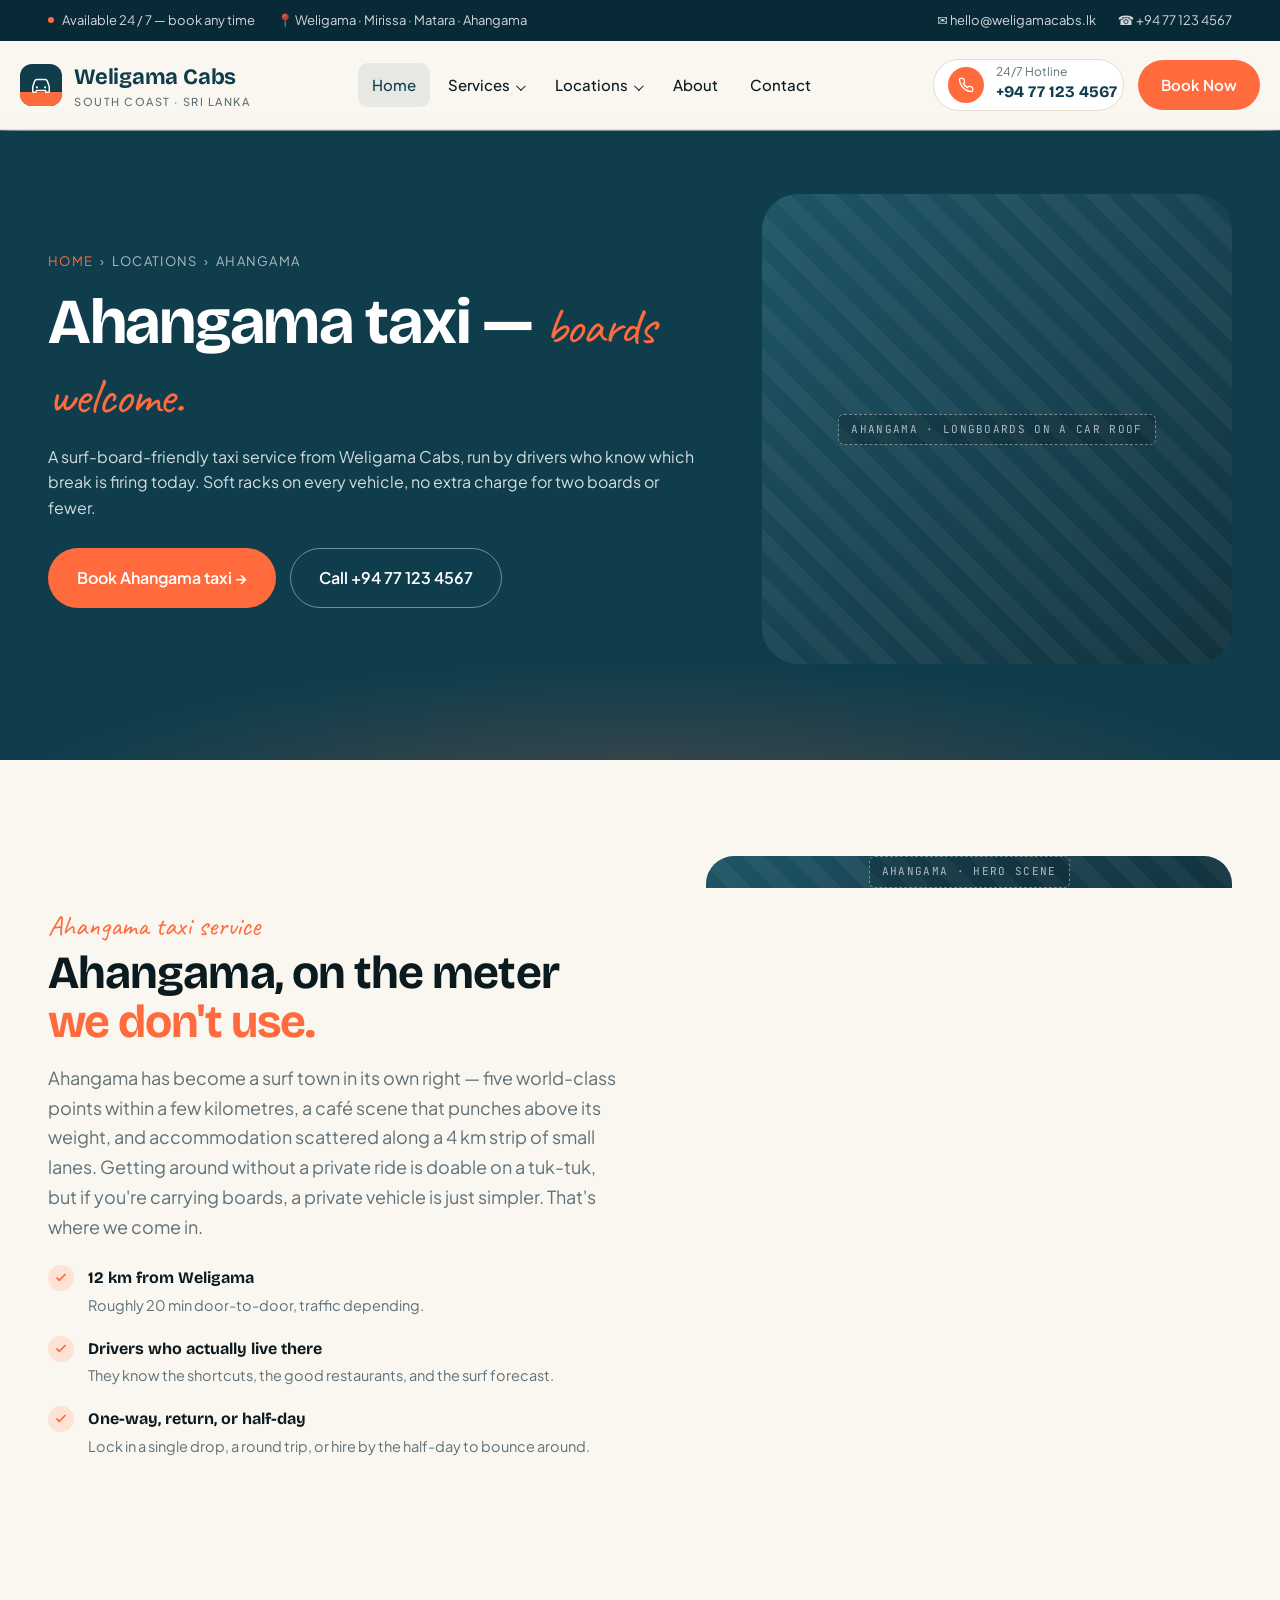
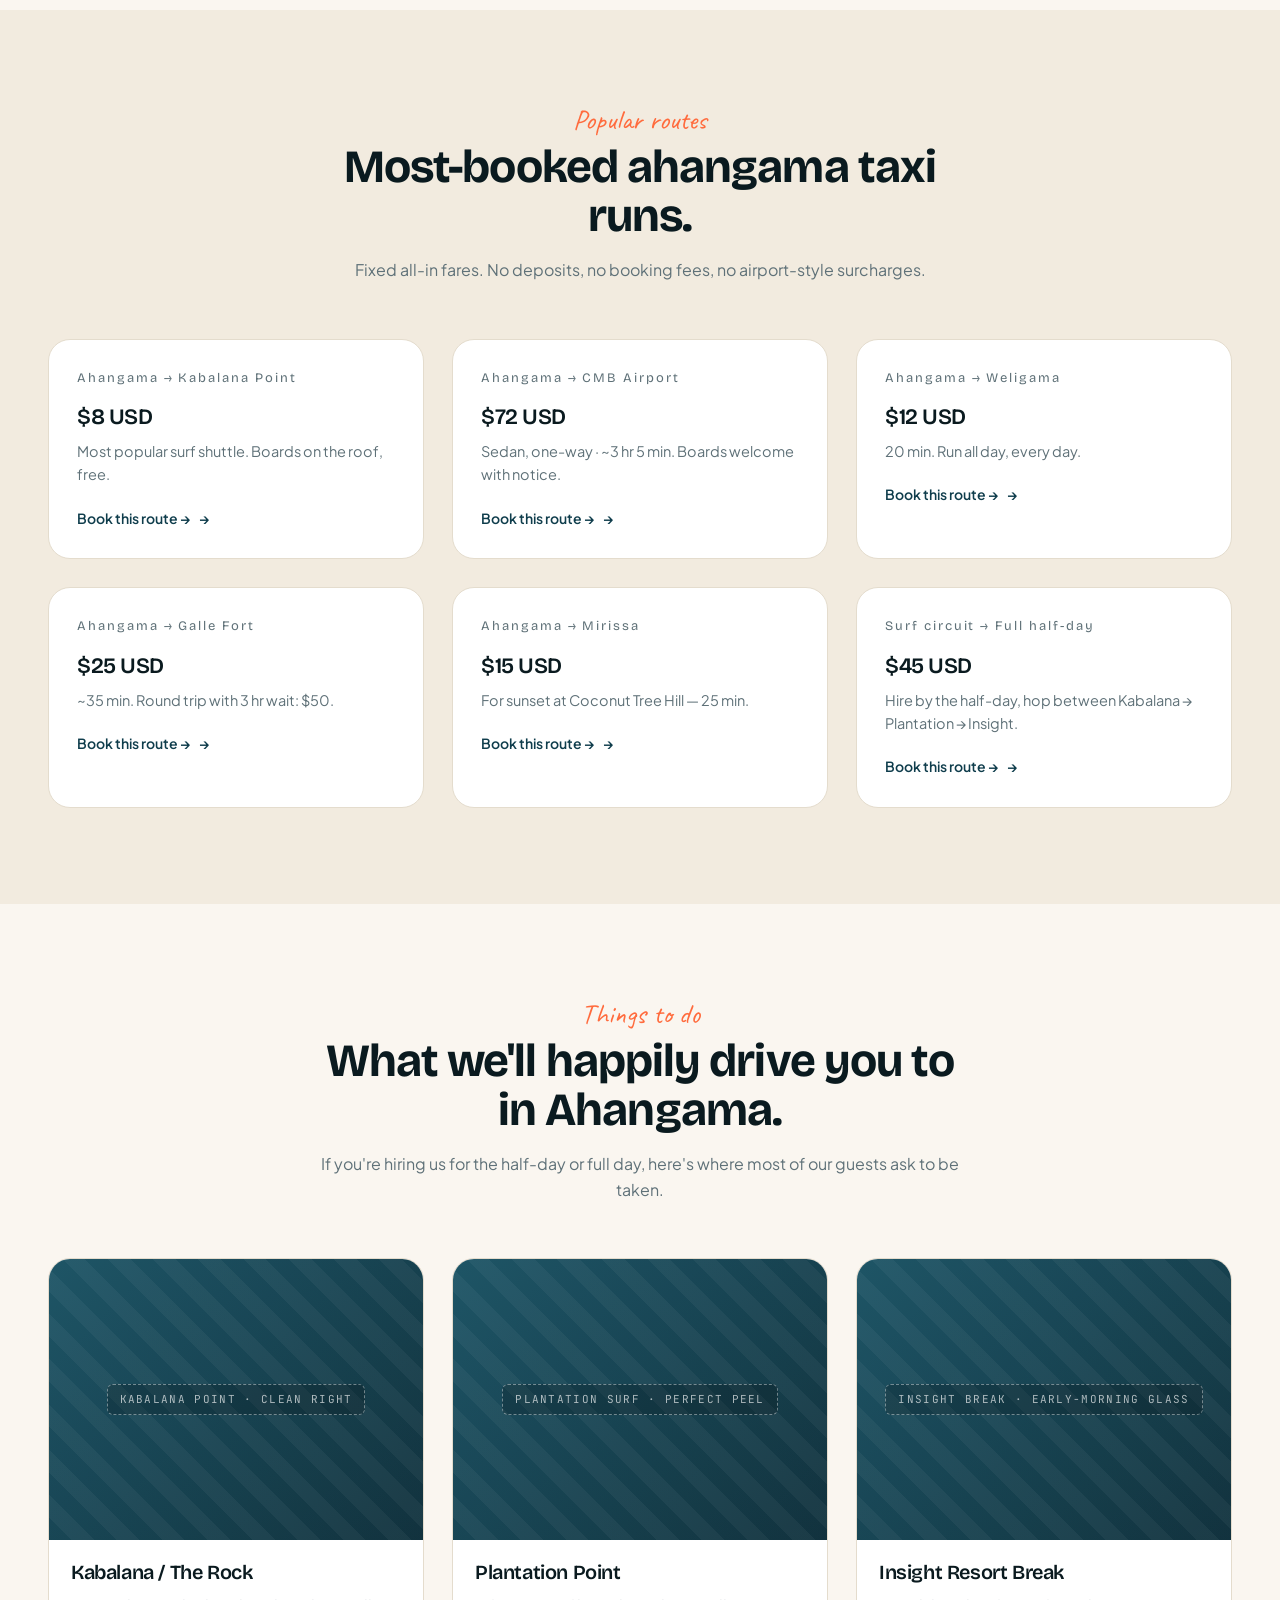
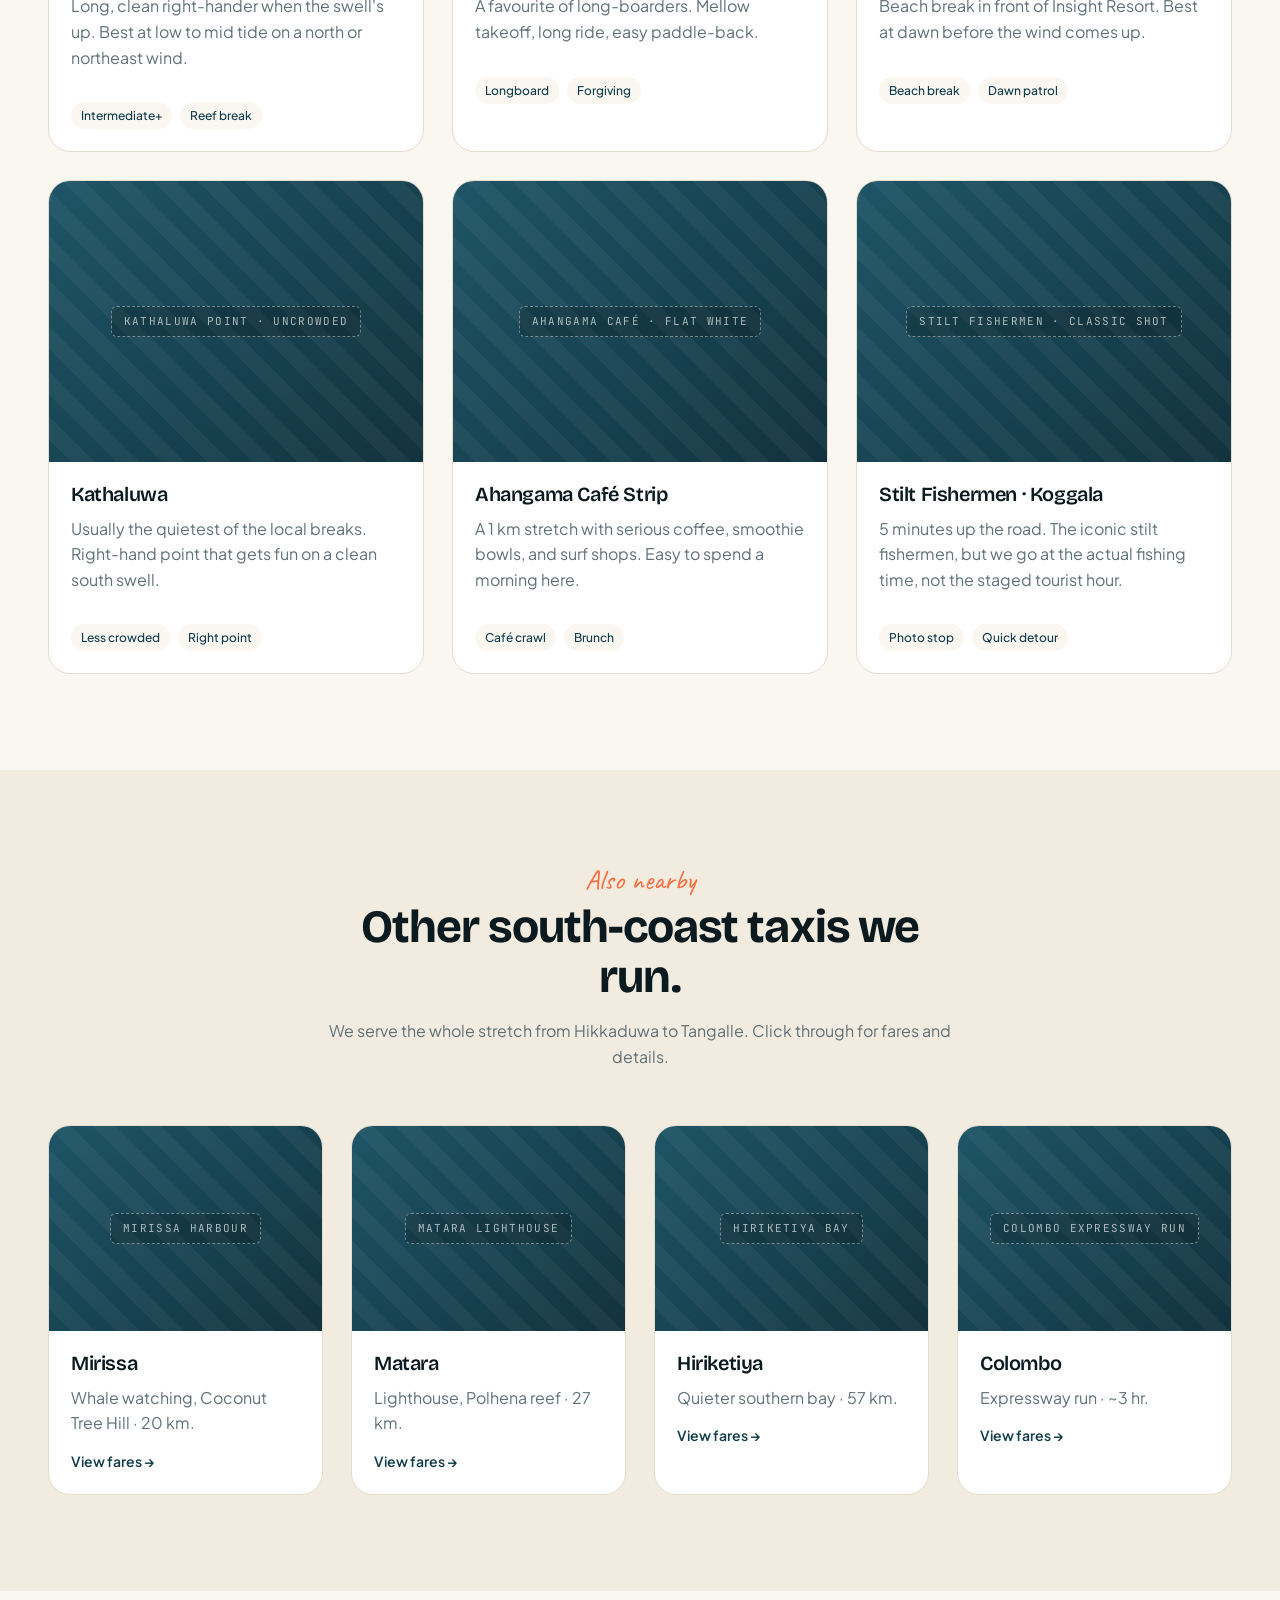
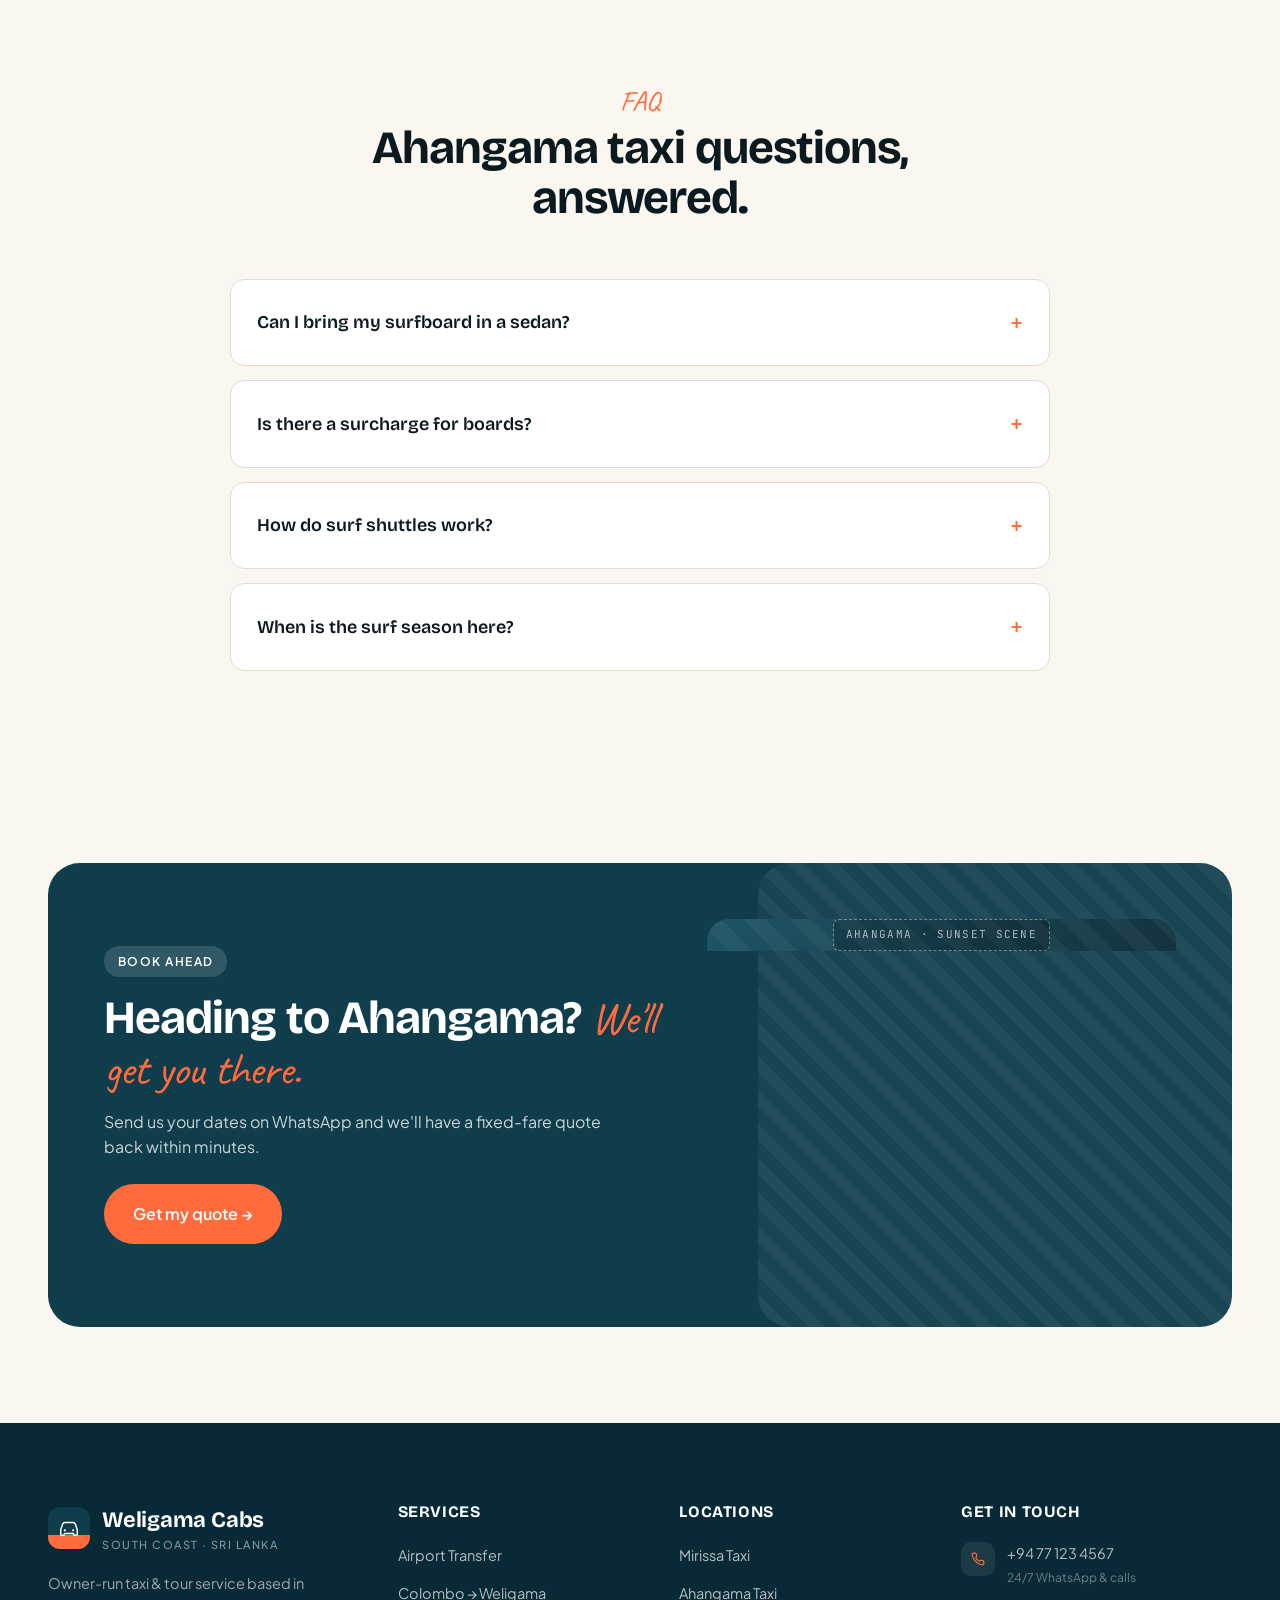
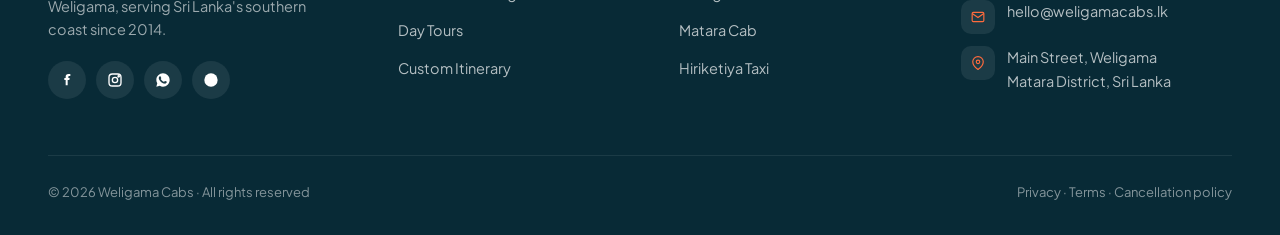
<file: ahangama-taxi.html>
<!doctype html>
<html lang="en">
<head>
<meta charset="utf-8" />
<meta name="viewport" content="width=device-width, initial-scale=1" />
<title>Ahangama Taxi — Surf Shuttles, Airport Transfer, Kabalana | Weligama Cabs</title>
<meta name="description" content="Ahangama taxi service with surf-board friendly vehicles. Daily shuttles to Kabalana, Plantation, Insight, and Kathaluwa points. Fixed fares from $10, board rack included free." />
<meta name="keywords" content="Ahangama taxi, Kabalana surf taxi, Ahangama airport transfer, surf shuttle Sri Lanka" />
<meta name="robots" content="index, follow" />
<link rel="canonical" href="https://weligamacabs.lk/ahangama-taxi.html" />
<meta property="og:type" content="website" />
<meta property="og:title" content="Ahangama Taxi — Surf Shuttles, Airport Transfer, Kabalana | Weligama Cabs" />
<meta property="og:description" content="Ahangama taxi service with surf-board friendly vehicles. Daily shuttles to Kabalana, Plantation, Insight, and Kathaluwa points. Fixed fares from $10, board rack included free." />
<meta property="og:url" content="https://weligamacabs.lk/ahangama-taxi.html" />
<meta name="twitter:card" content="summary_large_image" />
<link rel="preconnect" href="https://fonts.googleapis.com" />
<link rel="preconnect" href="https://fonts.gstatic.com" crossorigin />
<link href="https://fonts.googleapis.com/css2?family=Bricolage+Grotesque:wght@500;600;700;800&family=Plus+Jakarta+Sans:wght@400;500;600;700&family=Caveat:wght@500;600&family=JetBrains+Mono:wght@400;500&display=swap" rel="stylesheet" />
<link rel="stylesheet" href="styles.css" />
<script type="application/ld+json">
{
  "@context": "https://schema.org",
  "@type": "TaxiService",
  "name": "Ahangama Taxi — Surf Shuttles, Airport Transfer, Kabalana | Weligama Cabs",
  "description": "Ahangama taxi service with surf-board friendly vehicles. Daily shuttles to Kabalana, Plantation, Insight, and Kathaluwa points. Fixed fares from $10, board rack included free.",
  "telephone": "+94 77 123 4567",
  "url": "https://weligamacabs.lk/ahangama-taxi.html",
  "areaServed": "Ahangama",
  "provider": {
    "@type": "TaxiService",
    "name": "Weligama Cabs",
    "url": "https://weligamacabs.lk"
  }
}
</script>
</head>
<body>
<!-- ============ TOPBAR ============ -->
<div class="topbar">
  <div class="inner">
    <div class="info">
      <span><span class="dot"></span> Available 24 / 7 — book any time</span>
      <span>📍 Weligama · Mirissa · Matara · Ahangama</span>
    </div>
    <div class="info">
      <span>✉ hello@weligamacabs.lk</span>
      <span>☎ +94 77 123 4567</span>
    </div>
  </div>
</div>


<!-- ============ HEADER ============ -->
<header class="site-header">
  <div class="container nav">
    <a href="index.html" class="brand">
      <span class="brand-mark">
        <svg width="22" height="22" viewBox="0 0 24 24" fill="none">
          <path d="M3 14l2-6a3 3 0 013-2h8a3 3 0 013 2l2 6v5a1 1 0 01-1 1h-2a1 1 0 01-1-1v-1H7v1a1 1 0 01-1 1H4a1 1 0 01-1-1v-5z" stroke="currentColor" stroke-width="1.6" stroke-linejoin="round"/>
          <circle cx="7.5" cy="14.5" r="1.2" fill="currentColor"/>
          <circle cx="16.5" cy="14.5" r="1.2" fill="currentColor"/>
        </svg>
      </span>
      <span>
        Weligama Cabs
        <small>South Coast · Sri Lanka</small>
      </span>
    </a>

    <ul class="nav-links">
      <li><a href="index.html" class="active">Home</a></li>
      <li class="has-menu">
        <a href="#">Services</a>
        <ul class="submenu">
          <li><a href="airport-transfer.html">Airport Transfer</a></li>
          <li><a href="colombo-to-weligama-taxi.html">Colombo to Weligama Taxi</a></li>
          <li><a href="weligama-day-tours.html">Weligama Day Tours</a></li>
        </ul>
      </li>
      <li class="has-menu">
        <a href="#">Locations</a>
        <ul class="submenu">
          <li><a href="mirissa-taxi-service.html">Mirissa Taxi Service</a></li>
          <li><a href="ahangama-taxi.html">Ahangama Taxi</a></li>
          <li><a href="matara-cab-service.html">Matara Cab Service</a></li>
          <li><a href="hiriketiya-taxi.html">Hiriketiya Taxi</a></li>
        </ul>
      </li>
      <li><a href="about.html">About</a></li>
      <li><a href="contact.html">Contact</a></li>
    </ul>

    <div class="nav-cta">
      <div class="call-chip">
        <span class="ico">
          <svg width="16" height="16" viewBox="0 0 24 24" fill="none"><path d="M22 16.92v3a2 2 0 01-2.18 2 19.79 19.79 0 01-8.63-3.07 19.5 19.5 0 01-6-6 19.79 19.79 0 01-3.07-8.67A2 2 0 014.11 2h3a2 2 0 012 1.72c.13.96.37 1.9.72 2.81a2 2 0 01-.45 2.11L8.09 9.91a16 16 0 006 6l1.27-1.27a2 2 0 012.11-.45c.91.35 1.85.59 2.81.72A2 2 0 0122 16.92z" stroke="currentColor" stroke-width="2" stroke-linejoin="round"/></svg>
        </span>
        <div>
          <small>24/7 Hotline</small>
          <strong>+94 77 123 4567</strong>
        </div>
      </div>
      <a href="contact.html" class="btn btn-primary">Book Now</a>
    </div>
  </div>
</header>
<section class="page-hero">
  <div class="container page-hero-grid">
    <div>
      <div class="crumbs"><a href="index.html">Home</a> &nbsp;›&nbsp; Locations &nbsp;›&nbsp; Ahangama</div>
      <h1>Ahangama taxi — <span class="script">boards welcome.</span></h1>
      <p>A surf-board-friendly taxi service from Weligama Cabs, run by drivers who know which break is firing today. Soft racks on every vehicle, no extra charge for two boards or fewer.</p>
      <div class="hero-cta" style="margin-top:28px;">
        <a href="contact.html" class="btn btn-primary btn-lg">Book Ahangama taxi →</a>
        <a href="tel:+94771234567" class="btn btn-ghost btn-lg" style="color:#fff; border-color:rgba(255,255,255,.4);">Call +94 77 123 4567</a>
      </div>
    </div>
    <div class="hero-art" style="aspect-ratio:1/1; box-shadow:none;">
      <div class="photo-slot" data-label="Ahangama · longboards on a car roof"></div>
    </div>
  </div>
</section>

<section>
  <div class="container">
    <div class="feature-row">
      <div>
        <span class="eyebrow">Ahangama taxi service</span>
        <h2>Ahangama, on the meter <span class="script" style="color:var(--c-coral);">we don't use.</span></h2>
        <p class="lead">Ahangama has become a surf town in its own right — five world-class points within a few kilometres, a café scene that punches above its weight, and accommodation scattered along a 4 km strip of small lanes. Getting around without a private ride is doable on a tuk-tuk, but if you're carrying boards, a private vehicle is just simpler. That's where we come in.</p>
        <ul class="feature-list">
          <li><span class="check"><svg width="14" height="14" viewBox="0 0 24 24" fill="none" stroke="currentColor" stroke-width="3"><path d="M5 12l4 4L19 6" stroke-linecap="round" stroke-linejoin="round"/></svg></span><div><strong>12 km from Weligama</strong><span>Roughly 20 min door-to-door, traffic depending.</span></div></li>
          <li><span class="check"><svg width="14" height="14" viewBox="0 0 24 24" fill="none" stroke="currentColor" stroke-width="3"><path d="M5 12l4 4L19 6" stroke-linecap="round" stroke-linejoin="round"/></svg></span><div><strong>Drivers who actually live there</strong><span>They know the shortcuts, the good restaurants, and the surf forecast.</span></div></li>
          <li><span class="check"><svg width="14" height="14" viewBox="0 0 24 24" fill="none" stroke="currentColor" stroke-width="3"><path d="M5 12l4 4L19 6" stroke-linecap="round" stroke-linejoin="round"/></svg></span><div><strong>One-way, return, or half-day</strong><span>Lock in a single drop, a round trip, or hire by the half-day to bounce around.</span></div></li>
        </ul>
      </div>
      <div class="feature-art"><div class="photo-slot" data-label="Ahangama · hero scene"></div></div>
    </div>
  </div>
</section>

<section class="bg-cream-2">
  <div class="container">
    <div class="section-head">
      <span class="eyebrow">Popular routes</span>
      <h2>Most-booked ahangama taxi runs.</h2>
      <p>Fixed all-in fares. No deposits, no booking fees, no airport-style surcharges.</p>
    </div>
    <div class="card-grid cols-3">
      
        <div class="service-card">
          <div class="num">Ahangama → Kabalana Point</div>
          <h3>$8 USD</h3>
          <p>Most popular surf shuttle. Boards on the roof, free.</p>
          <a href="contact.html" class="link">Book this route →</a>
        </div>
      
        <div class="service-card">
          <div class="num">Ahangama → CMB Airport</div>
          <h3>$72 USD</h3>
          <p>Sedan, one-way · ~3 hr 5 min. Boards welcome with notice.</p>
          <a href="contact.html" class="link">Book this route →</a>
        </div>
      
        <div class="service-card">
          <div class="num">Ahangama → Weligama</div>
          <h3>$12 USD</h3>
          <p>20 min. Run all day, every day.</p>
          <a href="contact.html" class="link">Book this route →</a>
        </div>
      
        <div class="service-card">
          <div class="num">Ahangama → Galle Fort</div>
          <h3>$25 USD</h3>
          <p>~35 min. Round trip with 3 hr wait: $50.</p>
          <a href="contact.html" class="link">Book this route →</a>
        </div>
      
        <div class="service-card">
          <div class="num">Ahangama → Mirissa</div>
          <h3>$15 USD</h3>
          <p>For sunset at Coconut Tree Hill — 25 min.</p>
          <a href="contact.html" class="link">Book this route →</a>
        </div>
      
        <div class="service-card">
          <div class="num">Surf circuit → Full half-day</div>
          <h3>$45 USD</h3>
          <p>Hire by the half-day, hop between Kabalana → Plantation → Insight.</p>
          <a href="contact.html" class="link">Book this route →</a>
        </div>
      
    </div>
  </div>
</section>

<section>
  <div class="container">
    <div class="section-head">
      <span class="eyebrow">Things to do</span>
      <h2>What we'll happily drive you to in Ahangama.</h2>
      <p>If you're hiring us for the half-day or full day, here's where most of our guests ask to be taken.</p>
    </div>
    <div class="card-grid cols-3">
      
        <div class="dest-card">
          <div class="photo-slot" data-label="Kabalana point · clean right"></div>
          <div class="body">
            <h3>Kabalana / The Rock</h3>
            <p>Long, clean right-hander when the swell's up. Best at low to mid tide on a north or northeast wind.</p>
            <div class="tags"><span class="tag">Intermediate+</span><span class="tag">Reef break</span></div>
          </div>
        </div>
      
        <div class="dest-card">
          <div class="photo-slot" data-label="Plantation surf · perfect peel"></div>
          <div class="body">
            <h3>Plantation Point</h3>
            <p>A favourite of long-boarders. Mellow takeoff, long ride, easy paddle-back.</p>
            <div class="tags"><span class="tag">Longboard</span><span class="tag">Forgiving</span></div>
          </div>
        </div>
      
        <div class="dest-card">
          <div class="photo-slot" data-label="Insight break · early-morning glass"></div>
          <div class="body">
            <h3>Insight Resort Break</h3>
            <p>Beach break in front of Insight Resort. Best at dawn before the wind comes up.</p>
            <div class="tags"><span class="tag">Beach break</span><span class="tag">Dawn patrol</span></div>
          </div>
        </div>
      
        <div class="dest-card">
          <div class="photo-slot" data-label="Kathaluwa point · uncrowded"></div>
          <div class="body">
            <h3>Kathaluwa</h3>
            <p>Usually the quietest of the local breaks. Right-hand point that gets fun on a clean south swell.</p>
            <div class="tags"><span class="tag">Less crowded</span><span class="tag">Right point</span></div>
          </div>
        </div>
      
        <div class="dest-card">
          <div class="photo-slot" data-label="Ahangama café · flat white"></div>
          <div class="body">
            <h3>Ahangama Café Strip</h3>
            <p>A 1 km stretch with serious coffee, smoothie bowls, and surf shops. Easy to spend a morning here.</p>
            <div class="tags"><span class="tag">Café crawl</span><span class="tag">Brunch</span></div>
          </div>
        </div>
      
        <div class="dest-card">
          <div class="photo-slot" data-label="Stilt fishermen · classic shot"></div>
          <div class="body">
            <h3>Stilt Fishermen · Koggala</h3>
            <p>5 minutes up the road. The iconic stilt fishermen, but we go at the actual fishing time, not the staged tourist hour.</p>
            <div class="tags"><span class="tag">Photo stop</span><span class="tag">Quick detour</span></div>
          </div>
        </div>
      
    </div>
  </div>
</section>

<section class="bg-cream-2">
  <div class="container">
    <div class="section-head">
      <span class="eyebrow">Also nearby</span>
      <h2>Other south-coast taxis we run.</h2>
      <p>We serve the whole stretch from Hikkaduwa to Tangalle. Click through for fares and details.</p>
    </div>
    <div class="card-grid cols-4">
      
        <a href="mirissa-taxi-service.html" class="dest-card">
          <div class="photo-slot" data-label="Mirissa harbour"></div>
          <div class="body">
            <h3>Mirissa</h3>
            <p style="margin-bottom: 4px;">Whale watching, Coconut Tree Hill · 20 km.</p>
            <span class="link" style="color:var(--c-ocean); font-weight:600; font-size:14px;">View fares →</span>
          </div>
        </a>
      
        <a href="matara-cab-service.html" class="dest-card">
          <div class="photo-slot" data-label="Matara lighthouse"></div>
          <div class="body">
            <h3>Matara</h3>
            <p style="margin-bottom: 4px;">Lighthouse, Polhena reef · 27 km.</p>
            <span class="link" style="color:var(--c-ocean); font-weight:600; font-size:14px;">View fares →</span>
          </div>
        </a>
      
        <a href="hiriketiya-taxi.html" class="dest-card">
          <div class="photo-slot" data-label="Hiriketiya bay"></div>
          <div class="body">
            <h3>Hiriketiya</h3>
            <p style="margin-bottom: 4px;">Quieter southern bay · 57 km.</p>
            <span class="link" style="color:var(--c-ocean); font-weight:600; font-size:14px;">View fares →</span>
          </div>
        </a>
      
        <a href="colombo-to-weligama-taxi.html" class="dest-card">
          <div class="photo-slot" data-label="Colombo expressway run"></div>
          <div class="body">
            <h3>Colombo</h3>
            <p style="margin-bottom: 4px;">Expressway run · ~3 hr.</p>
            <span class="link" style="color:var(--c-ocean); font-weight:600; font-size:14px;">View fares →</span>
          </div>
        </a>
      
    </div>
  </div>
</section>

<section>
  <div class="container">
    <div class="section-head">
      <span class="eyebrow">FAQ</span>
      <h2>Ahangama taxi questions, answered.</h2>
    </div>
    <div class="faq-list">
      <details class="faq-item"><summary>Can I bring my surfboard in a sedan?</summary><p>Yes — we put soft racks on every car for surf-town pickups. Up to two boards (under 7 ft) fit on a sedan; for longboards or three+ boards we recommend the SUV or van.</p></details><details class="faq-item"><summary>Is there a surcharge for boards?</summary><p>No. As long as you tell us at booking, the racks and tie-downs are free. Loose-board damage is on you, fitted-rack transit is on us.</p></details><details class="faq-item"><summary>How do surf shuttles work?</summary><p>Book a half-day ($45) and we'll drive you between Kabalana, Plantation, Insight, and Kathaluwa as the wind shifts. The driver waits while you surf and reloads boards between stops.</p></details><details class="faq-item"><summary>When is the surf season here?</summary><p>November to April is the main southern season — clean offshore winds in the mornings, knee-to-head-high swell most days. May–October is the south coast's monsoon: still surfable, but messier.</p></details>
    </div>
  </div>
</section>

<section>
  <div class="container">
    <div class="cta-banner">
      <div class="left">
        <span class="pill">Book ahead</span>
        <h2>Heading to Ahangama? <span class="script">We'll get you there.</span></h2>
        <p>Send us your dates on WhatsApp and we'll have a fixed-fare quote back within minutes.</p>
        <a href="contact.html" class="btn btn-primary btn-lg">Get my quote →</a>
      </div>
      <div class="right">
        <div class="photo-slot" data-label="Ahangama · sunset scene"></div>
      </div>
    </div>
  </div>
</section>

<!-- ============ FOOTER ============ -->
<footer class="site-footer">
  <div class="container">
    <div class="footer-grid">
      <div class="footer-brand">
        <a href="index.html" class="brand">
          <span class="brand-mark">
            <svg width="22" height="22" viewBox="0 0 24 24" fill="none">
              <path d="M3 14l2-6a3 3 0 013-2h8a3 3 0 013 2l2 6v5a1 1 0 01-1 1h-2a1 1 0 01-1-1v-1H7v1a1 1 0 01-1 1H4a1 1 0 01-1-1v-5z" stroke="currentColor" stroke-width="1.6" stroke-linejoin="round"/>
              <circle cx="7.5" cy="14.5" r="1.2" fill="currentColor"/>
              <circle cx="16.5" cy="14.5" r="1.2" fill="currentColor"/>
            </svg>
          </span>
          <span style="color:#fff;">Weligama Cabs<small style="color:rgba(255,255,255,.5);">South Coast · Sri Lanka</small></span>
        </a>
        <p>Owner-run taxi & tour service based in Weligama, serving Sri Lanka's southern coast since 2014.</p>
        <div class="footer-socials">
          <a href="#" aria-label="Facebook"><svg width="16" height="16" viewBox="0 0 24 24" fill="currentColor"><path d="M14 9V7a1 1 0 011-1h2V3h-3a4 4 0 00-4 4v2H8v3h2v8h3v-8h2.5l.5-3H13z"/></svg></a>
          <a href="#" aria-label="Instagram"><svg width="16" height="16" viewBox="0 0 24 24" fill="none" stroke="currentColor" stroke-width="2"><rect x="3" y="3" width="18" height="18" rx="5"/><circle cx="12" cy="12" r="4"/><circle cx="17.5" cy="6.5" r="1" fill="currentColor"/></svg></a>
          <a href="#" aria-label="WhatsApp"><svg width="16" height="16" viewBox="0 0 24 24" fill="currentColor"><path d="M12 2C6.5 2 2 6.5 2 12c0 1.8.5 3.5 1.4 5L2 22l5.2-1.4C8.6 21.5 10.3 22 12 22c5.5 0 10-4.5 10-10S17.5 2 12 2zm5 14.2c-.2.6-1.2 1.2-1.7 1.3-.4.1-1 .1-1.6-.1-.4-.1-1-.3-1.7-.6-3-1.3-5-4.3-5.1-4.5-.1-.2-1.2-1.6-1.2-3 0-1.4.7-2.1 1-2.4.2-.3.5-.4.7-.4h.5c.2 0 .4 0 .6.5l.9 2c.1.2 0 .4-.1.5l-.4.5c-.2.2-.3.4-.1.7.2.3.9 1.4 1.9 2.3 1.3 1.1 2.4 1.5 2.7 1.6.3.1.4.1.6-.1l.7-.9c.2-.2.4-.2.6-.1l1.9.9c.2.1.4.2.4.3.1.2.1.7-.1 1.5z"/></svg></a>
          <a href="#" aria-label="TripAdvisor"><svg width="16" height="16" viewBox="0 0 24 24" fill="currentColor"><circle cx="12" cy="12" r="10"/></svg></a>
        </div>
      </div>

      <div class="footer-col">
        <h4>Services</h4>
        <ul>
          <li><a href="airport-transfer.html">Airport Transfer</a></li>
          <li><a href="colombo-to-weligama-taxi.html">Colombo → Weligama</a></li>
          <li><a href="weligama-day-tours.html">Day Tours</a></li>
          <li><a href="contact.html">Custom Itinerary</a></li>
        </ul>
      </div>

      <div class="footer-col">
        <h4>Locations</h4>
        <ul>
          <li><a href="mirissa-taxi-service.html">Mirissa Taxi</a></li>
          <li><a href="ahangama-taxi.html">Ahangama Taxi</a></li>
          <li><a href="matara-cab-service.html">Matara Cab</a></li>
          <li><a href="hiriketiya-taxi.html">Hiriketiya Taxi</a></li>
        </ul>
      </div>

      <div class="footer-col">
        <h4>Get in touch</h4>
        <ul class="footer-contact">
          <li>
            <span class="ico"><svg width="14" height="14" viewBox="0 0 24 24" fill="none" stroke="currentColor" stroke-width="2"><path d="M22 16.92v3a2 2 0 01-2.18 2 19.79 19.79 0 01-8.63-3.07 19.5 19.5 0 01-6-6 19.79 19.79 0 01-3.07-8.67A2 2 0 014.11 2h3a2 2 0 012 1.72c.13.96.37 1.9.72 2.81a2 2 0 01-.45 2.11L8.09 9.91a16 16 0 006 6l1.27-1.27a2 2 0 012.11-.45c.91.35 1.85.59 2.81.72A2 2 0 0122 16.92z"/></svg></span>
            <span>+94 77 123 4567<br/><small style="color:rgba(255,255,255,.4);">24/7 WhatsApp & calls</small></span>
          </li>
          <li>
            <span class="ico"><svg width="14" height="14" viewBox="0 0 24 24" fill="none" stroke="currentColor" stroke-width="2"><path d="M4 4h16c1 0 2 1 2 2v12c0 1-1 2-2 2H4c-1 0-2-1-2-2V6c0-1 1-2 2-2z"/><path d="M22 6L12 13 2 6"/></svg></span>
            <span>hello@weligamacabs.lk</span>
          </li>
          <li>
            <span class="ico"><svg width="14" height="14" viewBox="0 0 24 24" fill="none" stroke="currentColor" stroke-width="2"><path d="M21 10c0 7-9 13-9 13S3 17 3 10a9 9 0 0118 0z"/><circle cx="12" cy="10" r="3"/></svg></span>
            <span>Main Street, Weligama<br/>Matara District, Sri Lanka</span>
          </li>
        </ul>
      </div>
    </div>

    <div class="footer-bottom">
      <div>© 2026 Weligama Cabs · All rights reserved</div>
      <div><a href="#">Privacy</a> · <a href="#">Terms</a> · <a href="#">Cancellation policy</a></div>
    </div>
  </div>
</footer>
</body>
</html>
</file>
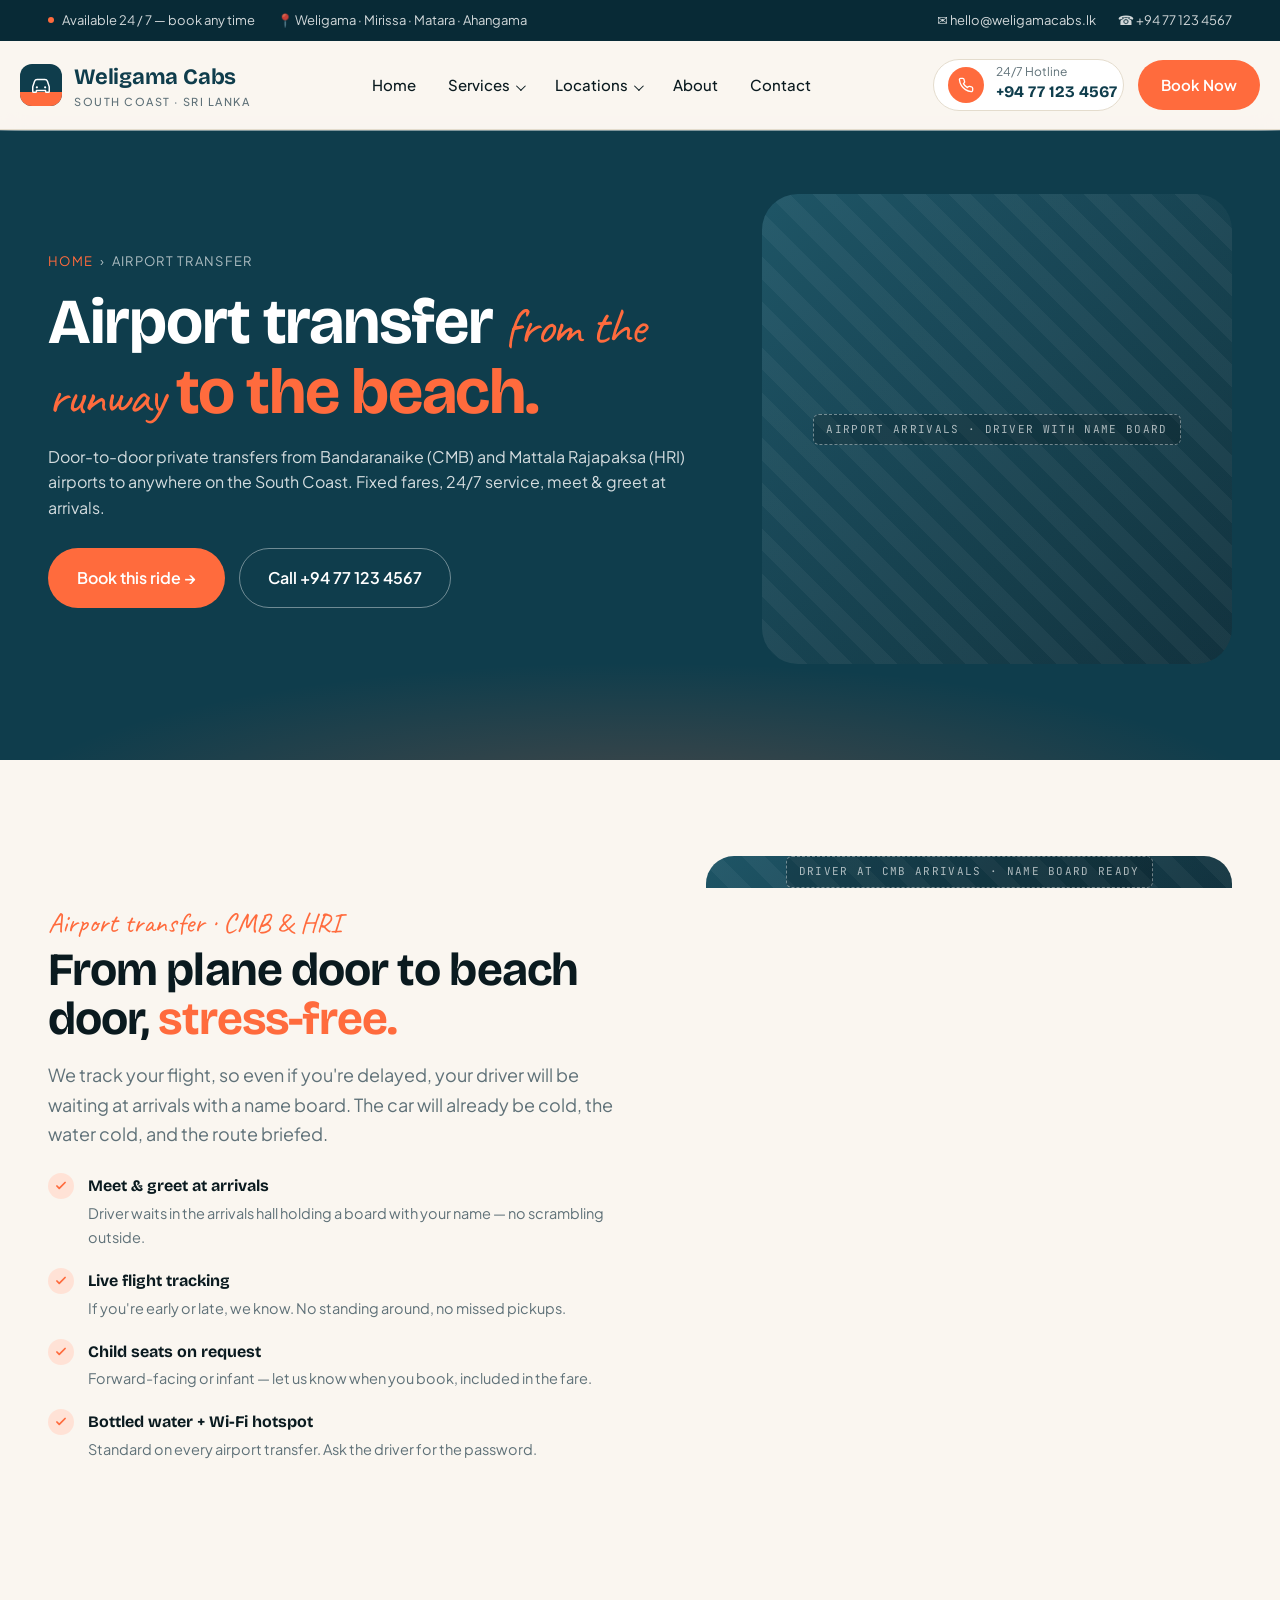
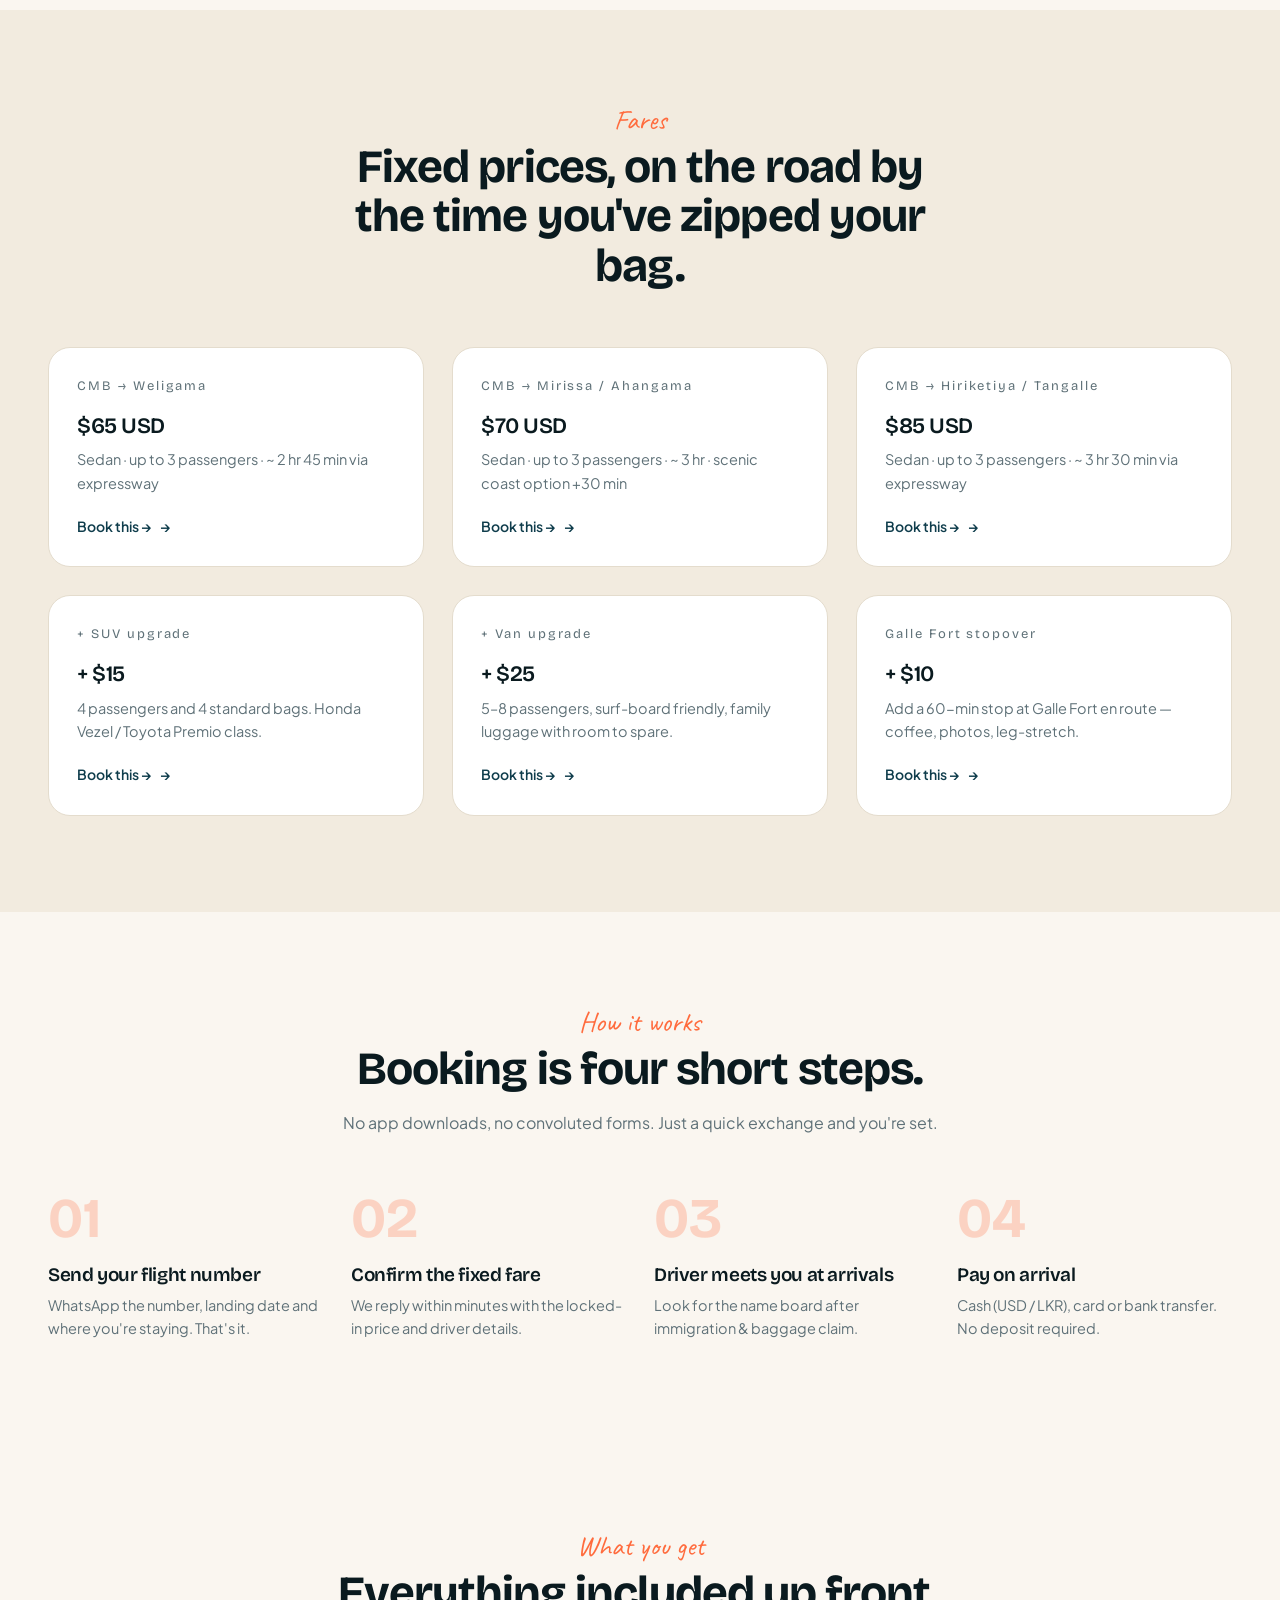
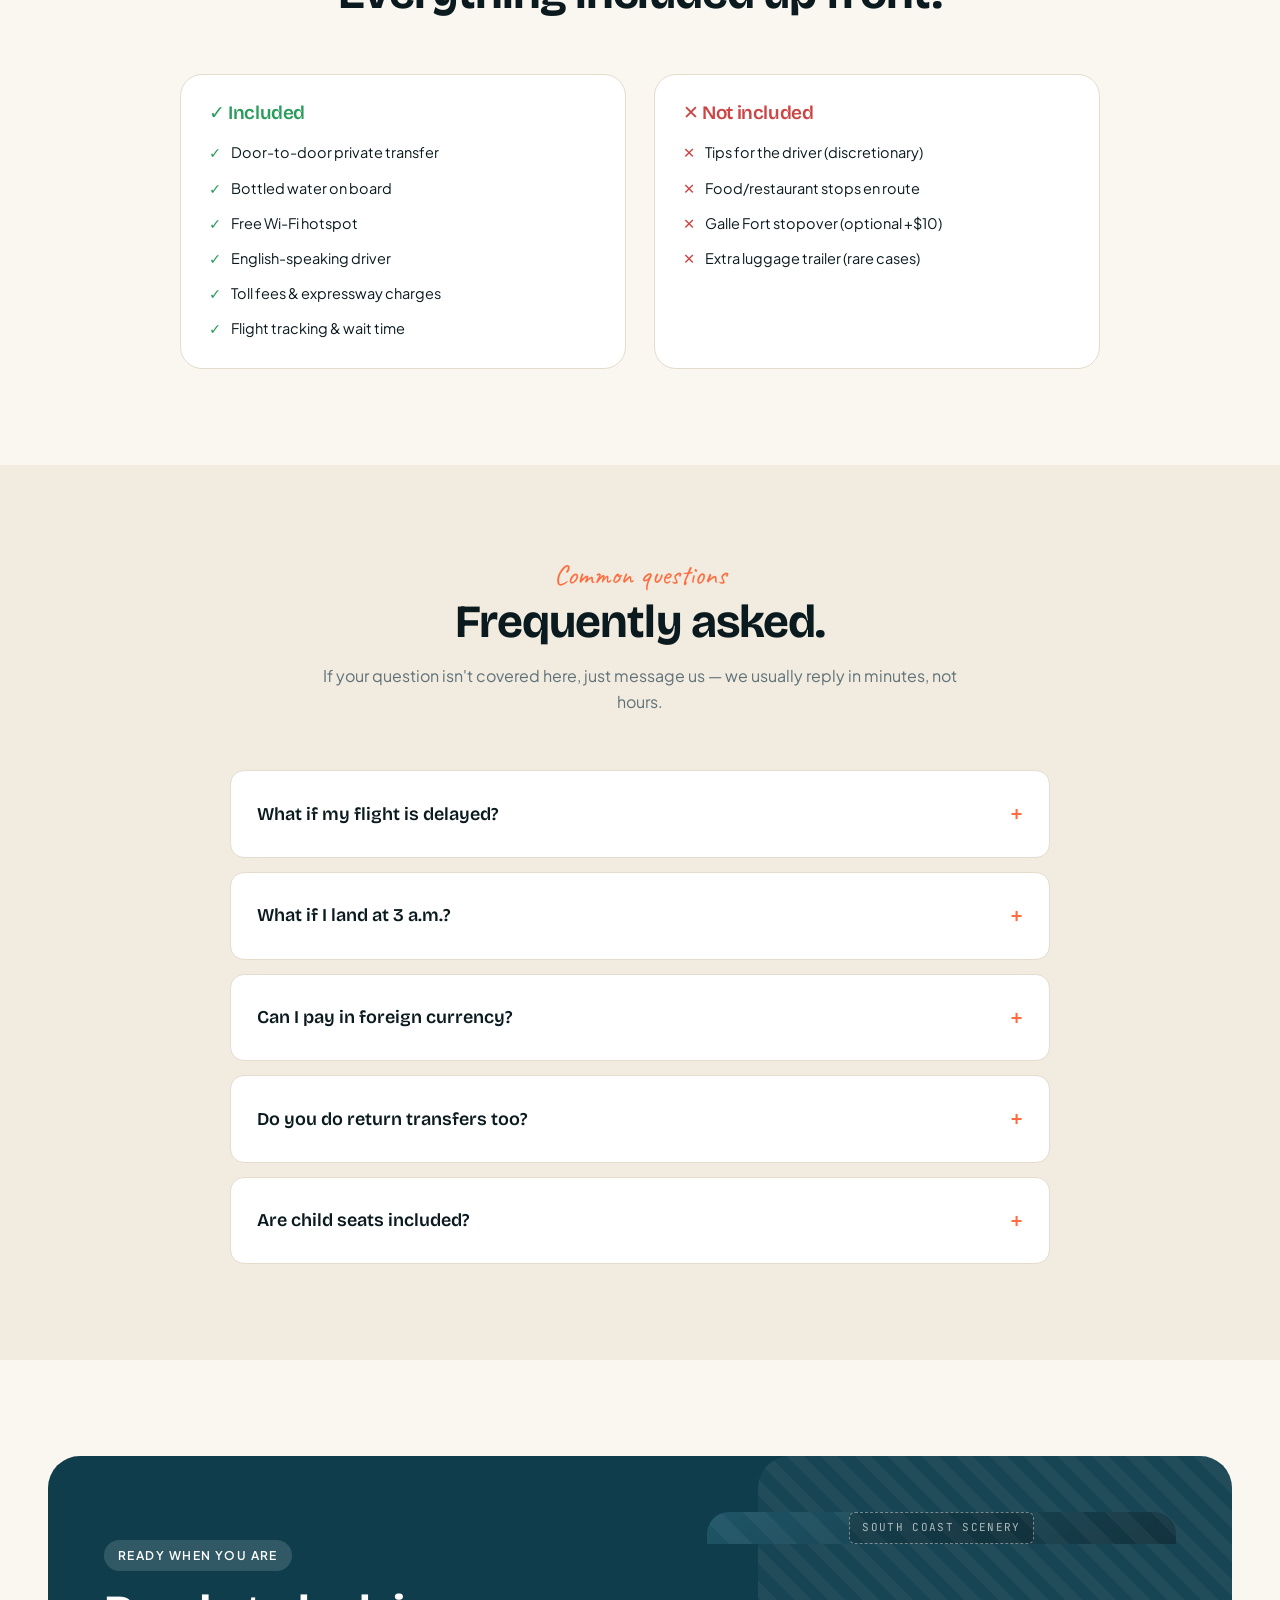
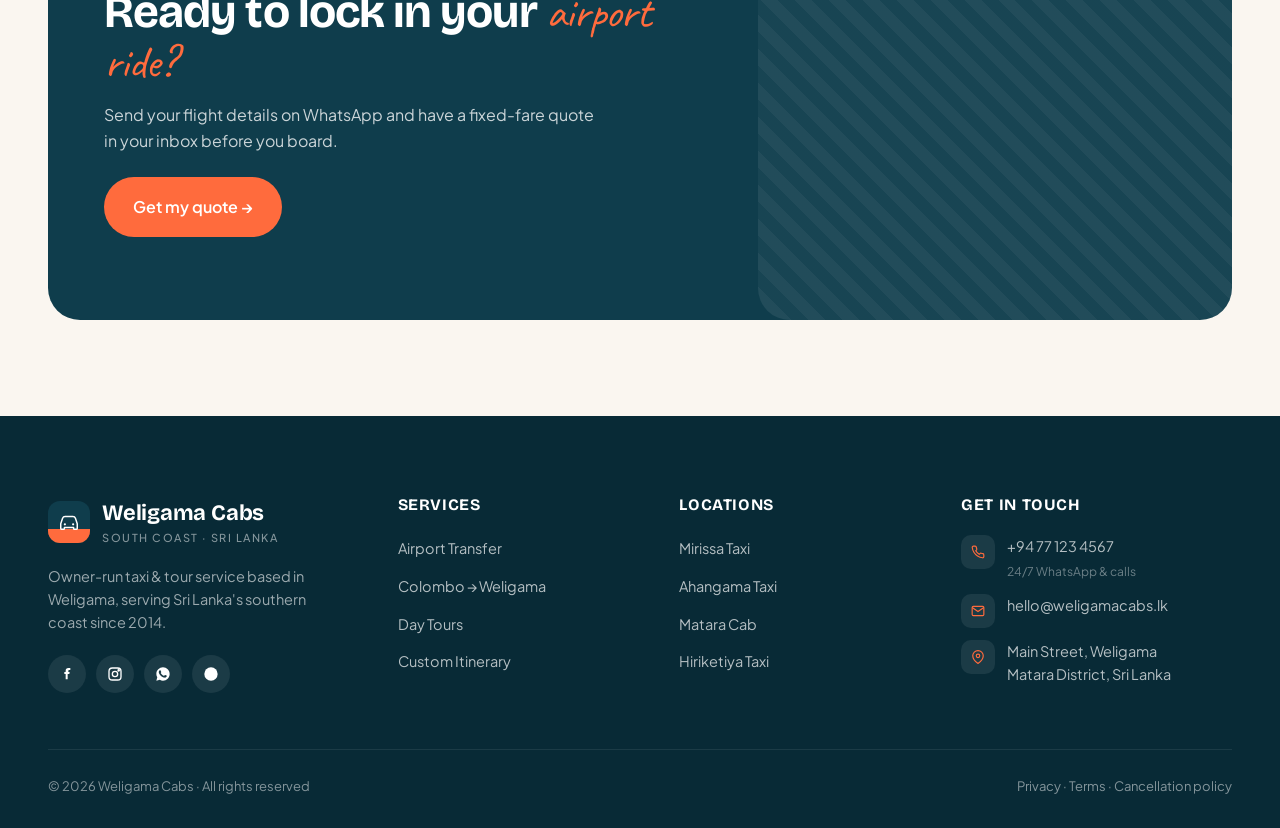
<file: airport-transfer.html>
<!doctype html>
<html lang="en">
<head>
<meta charset="utf-8" />
<meta name="viewport" content="width=device-width, initial-scale=1" />
<title>Airport Transfer Sri Lanka — CMB to Weligama, Mirissa, Mirissa | Weligama Cabs</title>
<meta name="description" content="Fixed-fare airport transfers from Colombo Bandaranaike (CMB) and Mattala (HRI) to Weligama, Mirissa, Ahangama and the South Coast. 24/7 meet & greet, flight tracking, child seats." />
<meta name="keywords" content="airport transfer Sri Lanka, CMB taxi, Colombo airport to Weligama, Bandaranaike airport transfer, Mirissa airport pickup" />
<meta name="robots" content="index, follow" />
<link rel="canonical" href="https://weligamacabs.lk/airport-transfer.html" />

<meta property="og:type" content="website" />
<meta property="og:title" content="Airport Transfer Sri Lanka — CMB to Weligama, Mirissa, Mirissa | Weligama Cabs" />
<meta property="og:description" content="Fixed-fare airport transfers from Colombo Bandaranaike (CMB) and Mattala (HRI) to Weligama, Mirissa, Ahangama and the South Coast. 24/7 meet & greet, flight tracking, child seats." />
<meta property="og:url" content="https://weligamacabs.lk/airport-transfer.html" />
<meta name="twitter:card" content="summary_large_image" />

<link rel="preconnect" href="https://fonts.googleapis.com" />
<link rel="preconnect" href="https://fonts.gstatic.com" crossorigin />
<link href="https://fonts.googleapis.com/css2?family=Bricolage+Grotesque:wght@500;600;700;800&family=Plus+Jakarta+Sans:wght@400;500;600;700&family=Caveat:wght@500;600&family=JetBrains+Mono:wght@400;500&display=swap" rel="stylesheet" />
<link rel="stylesheet" href="styles.css" />

<script type="application/ld+json">
{
  "@context": "https://schema.org",
  "@type": "Service",
  "name": "Airport Transfer Sri Lanka — CMB to Weligama, Mirissa, Mirissa | Weligama Cabs",
  "description": "Fixed-fare airport transfers from Colombo Bandaranaike (CMB) and Mattala (HRI) to Weligama, Mirissa, Ahangama and the South Coast. 24/7 meet & greet, flight tracking, child seats.",
  "provider": {
    "@type": "TaxiService",
    "name": "Weligama Cabs",
    "telephone": "+94 77 123 4567",
    "url": "https://weligamacabs.lk",
    "areaServed": "Southern Province, Sri Lanka"
  }
}
</script>
</head>
<body>

<!-- ============ TOPBAR ============ -->
<div class="topbar">
  <div class="inner">
    <div class="info">
      <span><span class="dot"></span> Available 24 / 7 — book any time</span>
      <span>📍 Weligama · Mirissa · Matara · Ahangama</span>
    </div>
    <div class="info">
      <span>✉ hello@weligamacabs.lk</span>
      <span>☎ +94 77 123 4567</span>
    </div>
  </div>
</div>


<!-- ============ HEADER ============ -->
<header class="site-header">
  <div class="container nav">
    <a href="index.html" class="brand">
      <span class="brand-mark">
        <svg width="22" height="22" viewBox="0 0 24 24" fill="none">
          <path d="M3 14l2-6a3 3 0 013-2h8a3 3 0 013 2l2 6v5a1 1 0 01-1 1h-2a1 1 0 01-1-1v-1H7v1a1 1 0 01-1 1H4a1 1 0 01-1-1v-5z" stroke="currentColor" stroke-width="1.6" stroke-linejoin="round"/>
          <circle cx="7.5" cy="14.5" r="1.2" fill="currentColor"/>
          <circle cx="16.5" cy="14.5" r="1.2" fill="currentColor"/>
        </svg>
      </span>
      <span>
        Weligama Cabs
        <small>South Coast · Sri Lanka</small>
      </span>
    </a>

    <ul class="nav-links">
      <li><a href="index.html">Home</a></li>
      <li class="has-menu">
        <a href="#">Services</a>
        <ul class="submenu">
          <li><a href="airport-transfer.html">Airport Transfer</a></li>
          <li><a href="colombo-to-weligama-taxi.html">Colombo to Weligama Taxi</a></li>
          <li><a href="weligama-day-tours.html">Weligama Day Tours</a></li>
        </ul>
      </li>
      <li class="has-menu">
        <a href="#">Locations</a>
        <ul class="submenu">
          <li><a href="mirissa-taxi-service.html">Mirissa Taxi Service</a></li>
          <li><a href="ahangama-taxi.html">Ahangama Taxi</a></li>
          <li><a href="matara-cab-service.html">Matara Cab Service</a></li>
          <li><a href="hiriketiya-taxi.html">Hiriketiya Taxi</a></li>
        </ul>
      </li>
      <li><a href="about.html">About</a></li>
      <li><a href="contact.html">Contact</a></li>
    </ul>

    <div class="nav-cta">
      <div class="call-chip">
        <span class="ico">
          <svg width="16" height="16" viewBox="0 0 24 24" fill="none"><path d="M22 16.92v3a2 2 0 01-2.18 2 19.79 19.79 0 01-8.63-3.07 19.5 19.5 0 01-6-6 19.79 19.79 0 01-3.07-8.67A2 2 0 014.11 2h3a2 2 0 012 1.72c.13.96.37 1.9.72 2.81a2 2 0 01-.45 2.11L8.09 9.91a16 16 0 006 6l1.27-1.27a2 2 0 012.11-.45c.91.35 1.85.59 2.81.72A2 2 0 0122 16.92z" stroke="currentColor" stroke-width="2" stroke-linejoin="round"/></svg>
        </span>
        <div>
          <small>24/7 Hotline</small>
          <strong>+94 77 123 4567</strong>
        </div>
      </div>
      <a href="contact.html" class="btn btn-primary">Book Now</a>
    </div>
  </div>
</header>

<section class="page-hero">
  <div class="container page-hero-grid">
    <div>
      <div class="crumbs"><a href="index.html">Home</a> &nbsp;›&nbsp; Airport Transfer</div>
      <h1>Airport transfer <span class="script">from the runway</span> <span style="color:var(--c-coral);">to the beach.</span></h1>
      <p>Door-to-door private transfers from Bandaranaike (CMB) and Mattala Rajapaksa (HRI) airports to anywhere on the South Coast. Fixed fares, 24/7 service, meet & greet at arrivals.</p>
      <div class="hero-cta" style="margin-top:28px;">
        <a href="contact.html" class="btn btn-primary btn-lg">Book this ride →</a>
        <a href="tel:+94771234567" class="btn btn-ghost btn-lg" style="color:#fff; border-color:rgba(255,255,255,.4);">Call +94 77 123 4567</a>
      </div>
    </div>
    <div class="hero-art" style="aspect-ratio:1/1; box-shadow:none;">
      <div class="photo-slot" data-label="Airport arrivals · driver with name board"></div>
    </div>
  </div>
</section>



<section >
  <div class="container">
    <div class="feature-row ">
      <div>
        <span class="eyebrow">Airport transfer · CMB & HRI</span>
        <h2>From plane door to beach door, <span class="script" style="color:var(--c-coral);">stress-free.</span></h2>
        <p class="lead">We track your flight, so even if you're delayed, your driver will be waiting at arrivals with a name board. The car will already be cold, the water cold, and the route briefed.</p>
        <ul class="feature-list">
          <li><span class="check"><svg width="14" height="14" viewBox="0 0 24 24" fill="none" stroke="currentColor" stroke-width="3"><path d="M5 12l4 4L19 6" stroke-linecap="round" stroke-linejoin="round"/></svg></span><div><strong>Meet & greet at arrivals</strong><span>Driver waits in the arrivals hall holding a board with your name — no scrambling outside.</span></div></li><li><span class="check"><svg width="14" height="14" viewBox="0 0 24 24" fill="none" stroke="currentColor" stroke-width="3"><path d="M5 12l4 4L19 6" stroke-linecap="round" stroke-linejoin="round"/></svg></span><div><strong>Live flight tracking</strong><span>If you're early or late, we know. No standing around, no missed pickups.</span></div></li><li><span class="check"><svg width="14" height="14" viewBox="0 0 24 24" fill="none" stroke="currentColor" stroke-width="3"><path d="M5 12l4 4L19 6" stroke-linecap="round" stroke-linejoin="round"/></svg></span><div><strong>Child seats on request</strong><span>Forward-facing or infant — let us know when you book, included in the fare.</span></div></li><li><span class="check"><svg width="14" height="14" viewBox="0 0 24 24" fill="none" stroke="currentColor" stroke-width="3"><path d="M5 12l4 4L19 6" stroke-linecap="round" stroke-linejoin="round"/></svg></span><div><strong>Bottled water + Wi-Fi hotspot</strong><span>Standard on every airport transfer. Ask the driver for the password.</span></div></li>
        </ul>
      </div>
      <div class="feature-art"><div class="photo-slot" data-label="Driver at CMB arrivals · name board ready"></div></div>
    </div>
  </div>
</section>


<section class="bg-cream-2">
  <div class="container">
    <div class="section-head">
      <span class="eyebrow">Fares</span>
      <h2>Fixed prices, on the road by the time you've zipped your bag.</h2>
    </div>
    <div class="card-grid cols-3">
      <div class="service-card">
        <div class="num">CMB → Weligama</div>
        <h3>$65 USD</h3>
        <p>Sedan · up to 3 passengers · ~ 2 hr 45 min via expressway</p>
        <a href="contact.html" class="link">Book this →</a>
      </div>
      <div class="service-card">
        <div class="num">CMB → Mirissa / Ahangama</div>
        <h3>$70 USD</h3>
        <p>Sedan · up to 3 passengers · ~ 3 hr · scenic coast option +30 min</p>
        <a href="contact.html" class="link">Book this →</a>
      </div>
      <div class="service-card">
        <div class="num">CMB → Hiriketiya / Tangalle</div>
        <h3>$85 USD</h3>
        <p>Sedan · up to 3 passengers · ~ 3 hr 30 min via expressway</p>
        <a href="contact.html" class="link">Book this →</a>
      </div>
      <div class="service-card">
        <div class="num">+ SUV upgrade</div>
        <h3>+ $15</h3>
        <p>4 passengers and 4 standard bags. Honda Vezel / Toyota Premio class.</p>
        <a href="contact.html" class="link">Book this →</a>
      </div>
      <div class="service-card">
        <div class="num">+ Van upgrade</div>
        <h3>+ $25</h3>
        <p>5–8 passengers, surf-board friendly, family luggage with room to spare.</p>
        <a href="contact.html" class="link">Book this →</a>
      </div>
      <div class="service-card">
        <div class="num">Galle Fort stopover</div>
        <h3>+ $10</h3>
        <p>Add a 60-min stop at Galle Fort en route — coffee, photos, leg-stretch.</p>
        <a href="contact.html" class="link">Book this →</a>
      </div>
    </div>
  </div>
</section>


<section>
  <div class="container">
    <div class="section-head">
      <span class="eyebrow">How it works</span>
      <h2>Booking is four short steps.</h2>
      <p>No app downloads, no convoluted forms. Just a quick exchange and you're set.</p>
    </div>
    <div class="steps">
      <div class="step"><h3>Send your flight number</h3><p>WhatsApp the number, landing date and where you're staying. That's it.</p></div><div class="step"><h3>Confirm the fixed fare</h3><p>We reply within minutes with the locked-in price and driver details.</p></div><div class="step"><h3>Driver meets you at arrivals</h3><p>Look for the name board after immigration & baggage claim.</p></div><div class="step"><h3>Pay on arrival</h3><p>Cash (USD / LKR), card or bank transfer. No deposit required.</p></div>
    </div>
  </div>
</section>



<section>
  <div class="container">
    <div class="section-head">
      <span class="eyebrow">What you get</span>
      <h2>Everything included up front.</h2>
    </div>
    <div class="includes-grid" style="max-width: 920px; margin: 0 auto;">
      <div>
        <h3 style="color:#2A9D5C;">✓ Included</h3>
        <ul><li class="yes">Door-to-door private transfer</li><li class="yes">Bottled water on board</li><li class="yes">Free Wi-Fi hotspot</li><li class="yes">English-speaking driver</li><li class="yes">Toll fees & expressway charges</li><li class="yes">Flight tracking & wait time</li></ul>
      </div>
      <div>
        <h3 style="color:#C44;">✕ Not included</h3>
        <ul><li class="no">Tips for the driver (discretionary)</li><li class="no">Food/restaurant stops en route</li><li class="no">Galle Fort stopover (optional +$10)</li><li class="no">Extra luggage trailer (rare cases)</li></ul>
      </div>
    </div>
  </div>
</section>



<section class="bg-cream-2">
  <div class="container">
    <div class="section-head">
      <span class="eyebrow">Common questions</span>
      <h2>Frequently asked.</h2>
      <p>If your question isn't covered here, just message us — we usually reply in minutes, not hours.</p>
    </div>
    <div class="faq-list">
      <details class="faq-item"><summary>What if my flight is delayed?</summary><p>No charge. We track your flight from the moment it leaves your origin airport, and the driver will adjust accordingly. Up to 90 minutes of free wait time is included.</p></details><details class="faq-item"><summary>What if I land at 3 a.m.?</summary><p>No surcharge for night arrivals. We operate 24/7, including all public holidays. The driver gets a slightly higher share of the fare for unsocial hours — that's already in the price you see.</p></details><details class="faq-item"><summary>Can I pay in foreign currency?</summary><p>Yes — USD, EUR and GBP cash are all welcome at the day's market rate, alongside LKR, card or local bank transfer.</p></details><details class="faq-item"><summary>Do you do return transfers too?</summary><p>Absolutely. If you book round-trip from the start we'll usually knock 10–15% off the second leg.</p></details><details class="faq-item"><summary>Are child seats included?</summary><p>Yes, on request and at no extra charge. Just tell us the child's age when you book so we bring the right type.</p></details>
    </div>
  </div>
</section>



<section>
  <div class="container">
    <div class="cta-banner">
      <div class="left">
        <span class="pill">Ready when you are</span>
        <h2>Ready to lock in your <span class="script">airport ride?</span></h2>
        <p>Send your flight details on WhatsApp and have a fixed-fare quote in your inbox before you board.</p>
        <a href="contact.html" class="btn btn-primary btn-lg">Get my quote →</a>
      </div>
      <div class="right">
        <div class="photo-slot" data-label="South coast scenery"></div>
      </div>
    </div>
  </div>
</section>



<!-- ============ FOOTER ============ -->
<footer class="site-footer">
  <div class="container">
    <div class="footer-grid">
      <div class="footer-brand">
        <a href="index.html" class="brand">
          <span class="brand-mark">
            <svg width="22" height="22" viewBox="0 0 24 24" fill="none">
              <path d="M3 14l2-6a3 3 0 013-2h8a3 3 0 013 2l2 6v5a1 1 0 01-1 1h-2a1 1 0 01-1-1v-1H7v1a1 1 0 01-1 1H4a1 1 0 01-1-1v-5z" stroke="currentColor" stroke-width="1.6" stroke-linejoin="round"/>
              <circle cx="7.5" cy="14.5" r="1.2" fill="currentColor"/>
              <circle cx="16.5" cy="14.5" r="1.2" fill="currentColor"/>
            </svg>
          </span>
          <span style="color:#fff;">Weligama Cabs<small style="color:rgba(255,255,255,.5);">South Coast · Sri Lanka</small></span>
        </a>
        <p>Owner-run taxi & tour service based in Weligama, serving Sri Lanka's southern coast since 2014.</p>
        <div class="footer-socials">
          <a href="#" aria-label="Facebook"><svg width="16" height="16" viewBox="0 0 24 24" fill="currentColor"><path d="M14 9V7a1 1 0 011-1h2V3h-3a4 4 0 00-4 4v2H8v3h2v8h3v-8h2.5l.5-3H13z"/></svg></a>
          <a href="#" aria-label="Instagram"><svg width="16" height="16" viewBox="0 0 24 24" fill="none" stroke="currentColor" stroke-width="2"><rect x="3" y="3" width="18" height="18" rx="5"/><circle cx="12" cy="12" r="4"/><circle cx="17.5" cy="6.5" r="1" fill="currentColor"/></svg></a>
          <a href="#" aria-label="WhatsApp"><svg width="16" height="16" viewBox="0 0 24 24" fill="currentColor"><path d="M12 2C6.5 2 2 6.5 2 12c0 1.8.5 3.5 1.4 5L2 22l5.2-1.4C8.6 21.5 10.3 22 12 22c5.5 0 10-4.5 10-10S17.5 2 12 2zm5 14.2c-.2.6-1.2 1.2-1.7 1.3-.4.1-1 .1-1.6-.1-.4-.1-1-.3-1.7-.6-3-1.3-5-4.3-5.1-4.5-.1-.2-1.2-1.6-1.2-3 0-1.4.7-2.1 1-2.4.2-.3.5-.4.7-.4h.5c.2 0 .4 0 .6.5l.9 2c.1.2 0 .4-.1.5l-.4.5c-.2.2-.3.4-.1.7.2.3.9 1.4 1.9 2.3 1.3 1.1 2.4 1.5 2.7 1.6.3.1.4.1.6-.1l.7-.9c.2-.2.4-.2.6-.1l1.9.9c.2.1.4.2.4.3.1.2.1.7-.1 1.5z"/></svg></a>
          <a href="#" aria-label="TripAdvisor"><svg width="16" height="16" viewBox="0 0 24 24" fill="currentColor"><circle cx="12" cy="12" r="10"/></svg></a>
        </div>
      </div>

      <div class="footer-col">
        <h4>Services</h4>
        <ul>
          <li><a href="airport-transfer.html">Airport Transfer</a></li>
          <li><a href="colombo-to-weligama-taxi.html">Colombo → Weligama</a></li>
          <li><a href="weligama-day-tours.html">Day Tours</a></li>
          <li><a href="contact.html">Custom Itinerary</a></li>
        </ul>
      </div>

      <div class="footer-col">
        <h4>Locations</h4>
        <ul>
          <li><a href="mirissa-taxi-service.html">Mirissa Taxi</a></li>
          <li><a href="ahangama-taxi.html">Ahangama Taxi</a></li>
          <li><a href="matara-cab-service.html">Matara Cab</a></li>
          <li><a href="hiriketiya-taxi.html">Hiriketiya Taxi</a></li>
        </ul>
      </div>

      <div class="footer-col">
        <h4>Get in touch</h4>
        <ul class="footer-contact">
          <li>
            <span class="ico"><svg width="14" height="14" viewBox="0 0 24 24" fill="none" stroke="currentColor" stroke-width="2"><path d="M22 16.92v3a2 2 0 01-2.18 2 19.79 19.79 0 01-8.63-3.07 19.5 19.5 0 01-6-6 19.79 19.79 0 01-3.07-8.67A2 2 0 014.11 2h3a2 2 0 012 1.72c.13.96.37 1.9.72 2.81a2 2 0 01-.45 2.11L8.09 9.91a16 16 0 006 6l1.27-1.27a2 2 0 012.11-.45c.91.35 1.85.59 2.81.72A2 2 0 0122 16.92z"/></svg></span>
            <span>+94 77 123 4567<br/><small style="color:rgba(255,255,255,.4);">24/7 WhatsApp & calls</small></span>
          </li>
          <li>
            <span class="ico"><svg width="14" height="14" viewBox="0 0 24 24" fill="none" stroke="currentColor" stroke-width="2"><path d="M4 4h16c1 0 2 1 2 2v12c0 1-1 2-2 2H4c-1 0-2-1-2-2V6c0-1 1-2 2-2z"/><path d="M22 6L12 13 2 6"/></svg></span>
            <span>hello@weligamacabs.lk</span>
          </li>
          <li>
            <span class="ico"><svg width="14" height="14" viewBox="0 0 24 24" fill="none" stroke="currentColor" stroke-width="2"><path d="M21 10c0 7-9 13-9 13S3 17 3 10a9 9 0 0118 0z"/><circle cx="12" cy="10" r="3"/></svg></span>
            <span>Main Street, Weligama<br/>Matara District, Sri Lanka</span>
          </li>
        </ul>
      </div>
    </div>

    <div class="footer-bottom">
      <div>© 2026 Weligama Cabs · All rights reserved</div>
      <div><a href="#">Privacy</a> · <a href="#">Terms</a> · <a href="#">Cancellation policy</a></div>
    </div>
  </div>
</footer>

</body>
</html>
</file>
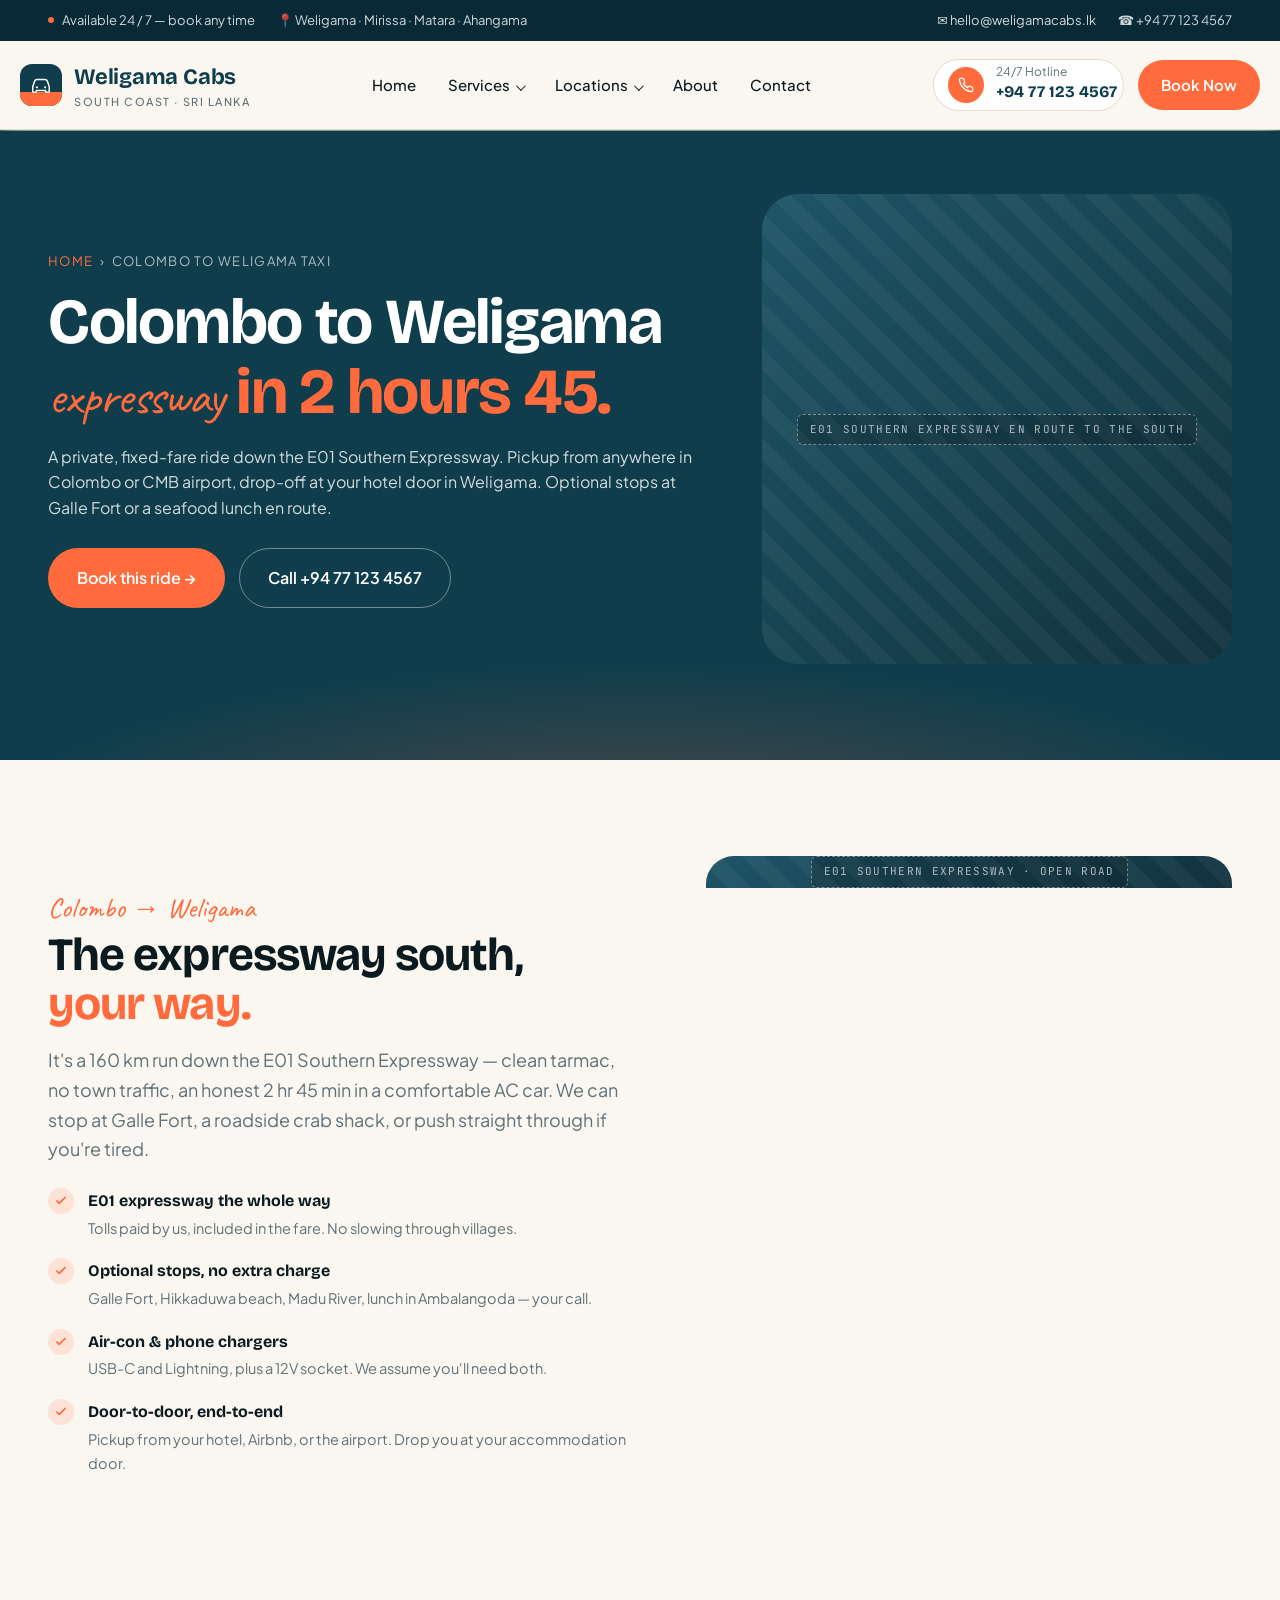
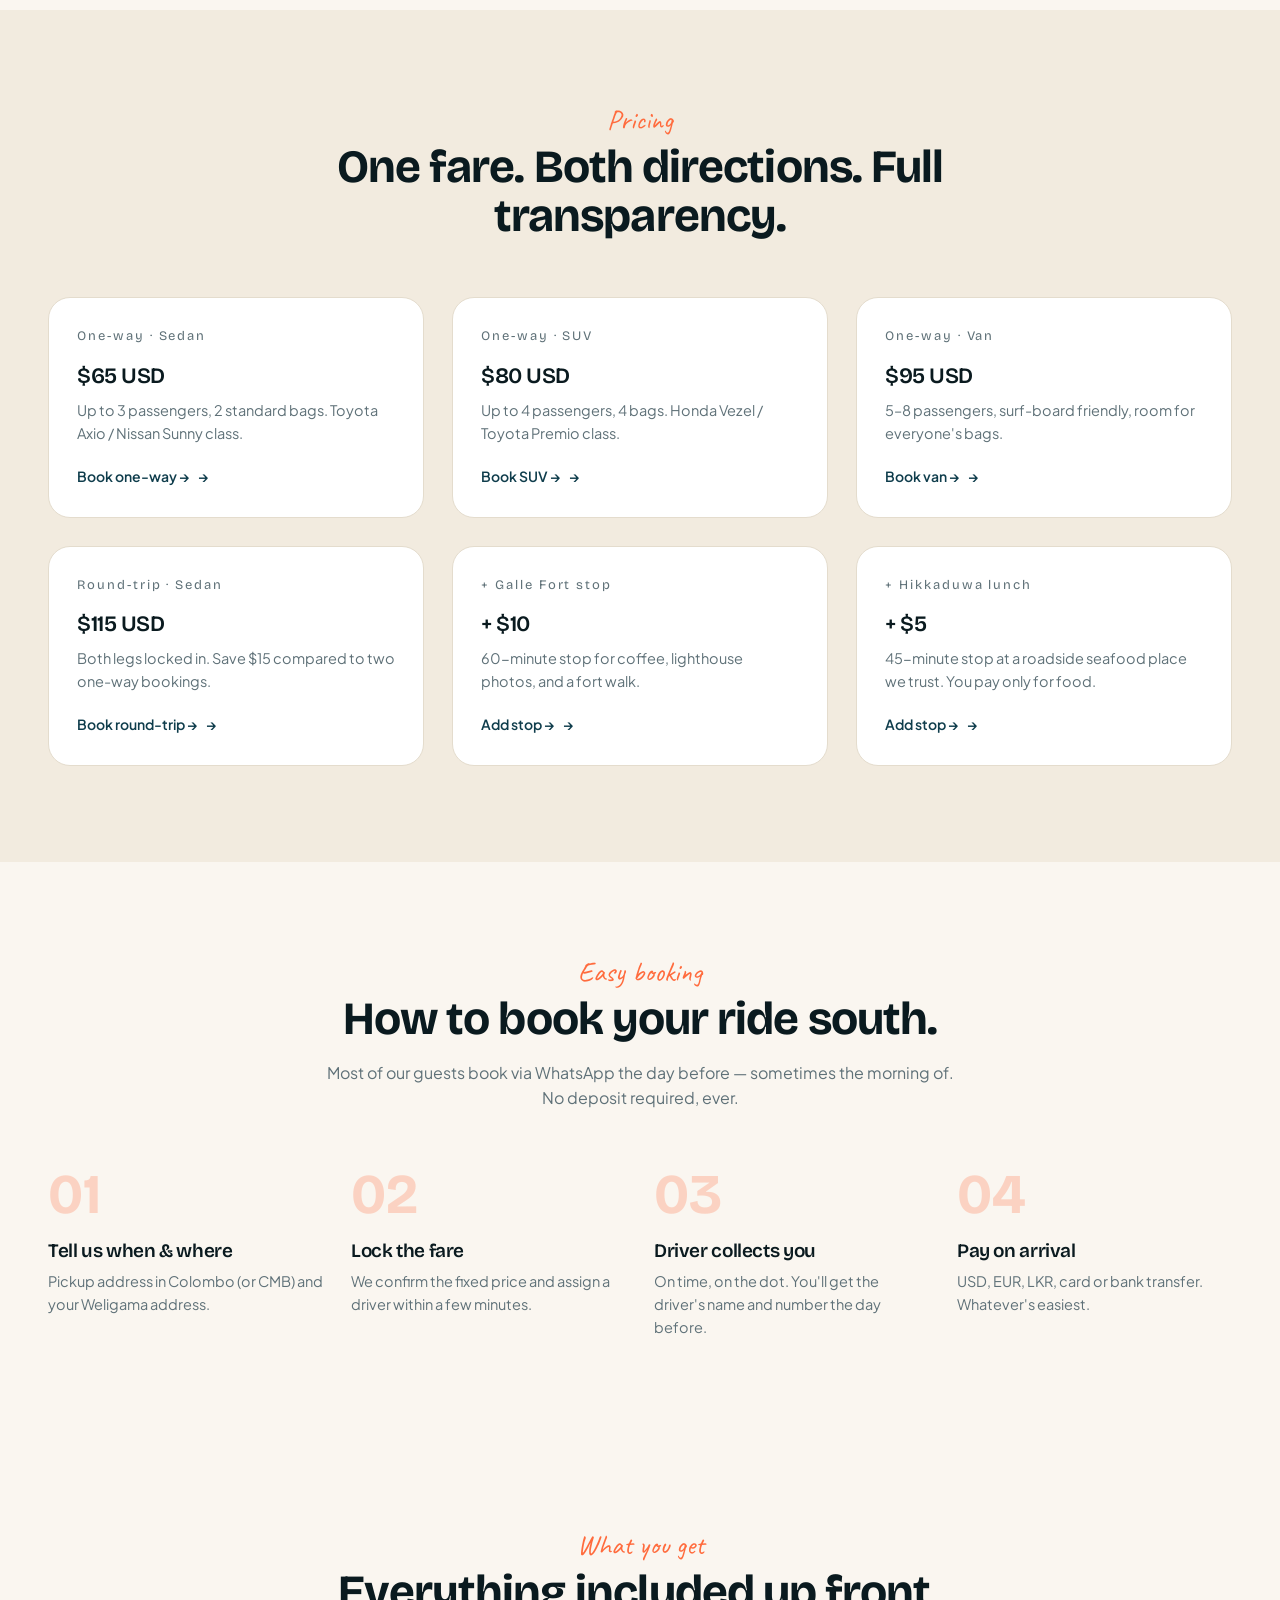
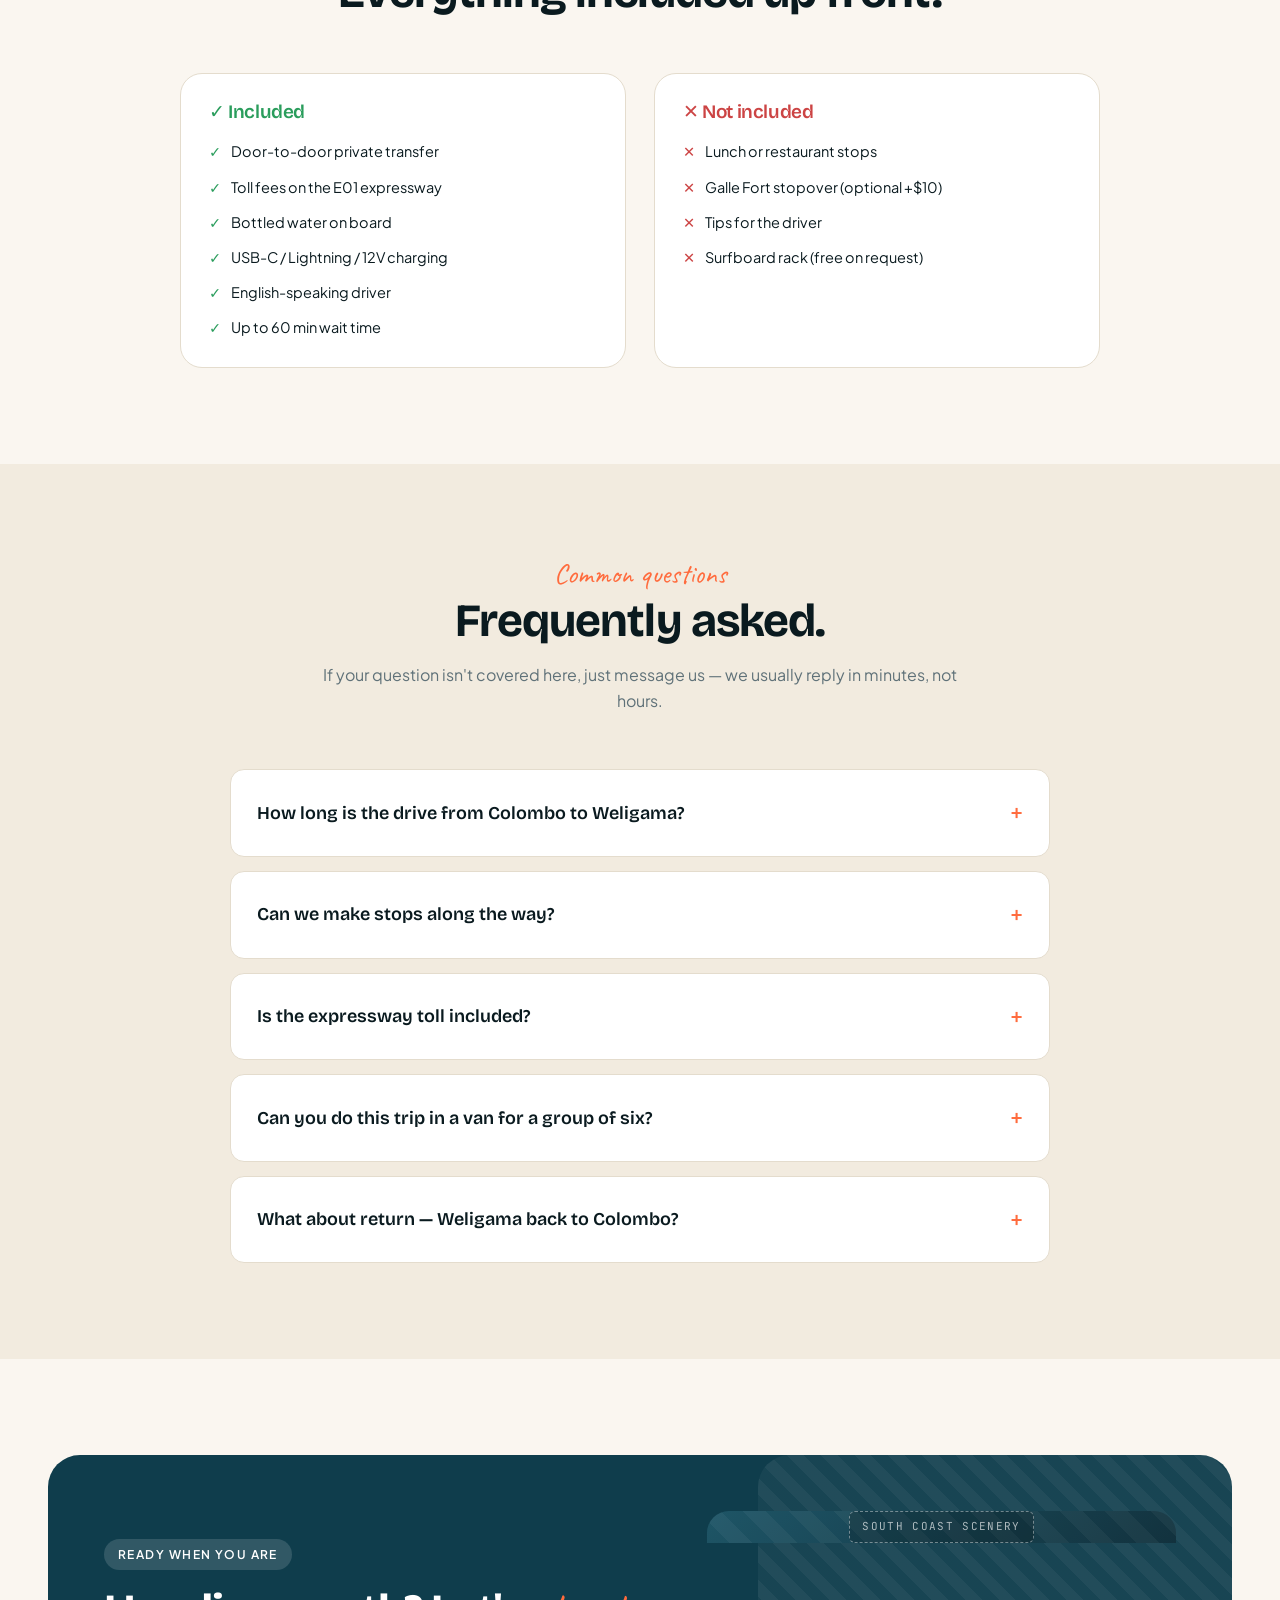
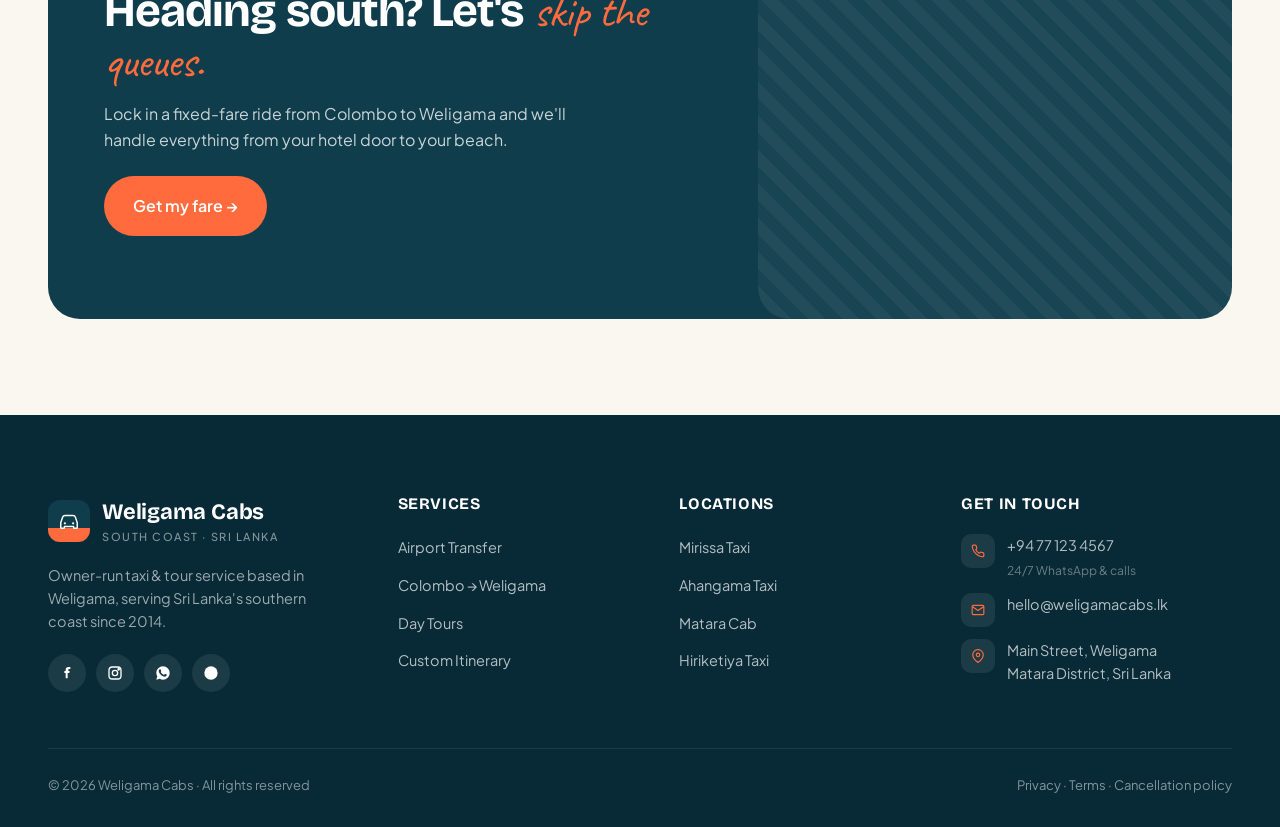
<file: colombo-to-weligama-taxi.html>
<!doctype html>
<html lang="en">
<head>
<meta charset="utf-8" />
<meta name="viewport" content="width=device-width, initial-scale=1" />
<title>Colombo to Weligama Taxi — Fixed Fare from $65 USD | Weligama Cabs</title>
<meta name="description" content="Private taxi from Colombo (city or CMB airport) to Weligama via the E01 Southern Expressway. 2 hr 45 min, fixed fare from $65, optional Galle Fort or Hikkaduwa stop." />
<meta name="keywords" content="Colombo to Weligama taxi, Colombo Weligama transfer, Sri Lanka expressway taxi, Galle Weligama taxi" />
<meta name="robots" content="index, follow" />
<link rel="canonical" href="https://weligamacabs.lk/colombo-to-weligama-taxi.html" />
<meta property="og:type" content="website" />
<meta property="og:title" content="Colombo to Weligama Taxi — Fixed Fare from $65 USD | Weligama Cabs" />
<meta property="og:description" content="Private taxi from Colombo (city or CMB airport) to Weligama via the E01 Southern Expressway. 2 hr 45 min, fixed fare from $65, optional Galle Fort or Hikkaduwa stop." />
<meta property="og:url" content="https://weligamacabs.lk/colombo-to-weligama-taxi.html" />
<meta name="twitter:card" content="summary_large_image" />
<link rel="preconnect" href="https://fonts.googleapis.com" />
<link rel="preconnect" href="https://fonts.gstatic.com" crossorigin />
<link href="https://fonts.googleapis.com/css2?family=Bricolage+Grotesque:wght@500;600;700;800&family=Plus+Jakarta+Sans:wght@400;500;600;700&family=Caveat:wght@500;600&family=JetBrains+Mono:wght@400;500&display=swap" rel="stylesheet" />
<link rel="stylesheet" href="styles.css" />
<script type="application/ld+json">
{
  "@context": "https://schema.org",
  "@type": "Service",
  "name": "Colombo to Weligama Taxi — Fixed Fare from $65 USD | Weligama Cabs",
  "description": "Private taxi from Colombo (city or CMB airport) to Weligama via the E01 Southern Expressway. 2 hr 45 min, fixed fare from $65, optional Galle Fort or Hikkaduwa stop.",
  "provider": {
    "@type": "TaxiService",
    "name": "Weligama Cabs",
    "telephone": "+94 77 123 4567",
    "url": "https://weligamacabs.lk",
    "areaServed": "Southern Province, Sri Lanka"
  }
}
</script>
</head>
<body>
<!-- ============ TOPBAR ============ -->
<div class="topbar">
  <div class="inner">
    <div class="info">
      <span><span class="dot"></span> Available 24 / 7 — book any time</span>
      <span>📍 Weligama · Mirissa · Matara · Ahangama</span>
    </div>
    <div class="info">
      <span>✉ hello@weligamacabs.lk</span>
      <span>☎ +94 77 123 4567</span>
    </div>
  </div>
</div>


<!-- ============ HEADER ============ -->
<header class="site-header">
  <div class="container nav">
    <a href="index.html" class="brand">
      <span class="brand-mark">
        <svg width="22" height="22" viewBox="0 0 24 24" fill="none">
          <path d="M3 14l2-6a3 3 0 013-2h8a3 3 0 013 2l2 6v5a1 1 0 01-1 1h-2a1 1 0 01-1-1v-1H7v1a1 1 0 01-1 1H4a1 1 0 01-1-1v-5z" stroke="currentColor" stroke-width="1.6" stroke-linejoin="round"/>
          <circle cx="7.5" cy="14.5" r="1.2" fill="currentColor"/>
          <circle cx="16.5" cy="14.5" r="1.2" fill="currentColor"/>
        </svg>
      </span>
      <span>
        Weligama Cabs
        <small>South Coast · Sri Lanka</small>
      </span>
    </a>

    <ul class="nav-links">
      <li><a href="index.html">Home</a></li>
      <li class="has-menu">
        <a href="#">Services</a>
        <ul class="submenu">
          <li><a href="airport-transfer.html">Airport Transfer</a></li>
          <li><a href="colombo-to-weligama-taxi.html">Colombo to Weligama Taxi</a></li>
          <li><a href="weligama-day-tours.html">Weligama Day Tours</a></li>
        </ul>
      </li>
      <li class="has-menu">
        <a href="#">Locations</a>
        <ul class="submenu">
          <li><a href="mirissa-taxi-service.html">Mirissa Taxi Service</a></li>
          <li><a href="ahangama-taxi.html">Ahangama Taxi</a></li>
          <li><a href="matara-cab-service.html">Matara Cab Service</a></li>
          <li><a href="hiriketiya-taxi.html">Hiriketiya Taxi</a></li>
        </ul>
      </li>
      <li><a href="about.html">About</a></li>
      <li><a href="contact.html">Contact</a></li>
    </ul>

    <div class="nav-cta">
      <div class="call-chip">
        <span class="ico">
          <svg width="16" height="16" viewBox="0 0 24 24" fill="none"><path d="M22 16.92v3a2 2 0 01-2.18 2 19.79 19.79 0 01-8.63-3.07 19.5 19.5 0 01-6-6 19.79 19.79 0 01-3.07-8.67A2 2 0 014.11 2h3a2 2 0 012 1.72c.13.96.37 1.9.72 2.81a2 2 0 01-.45 2.11L8.09 9.91a16 16 0 006 6l1.27-1.27a2 2 0 012.11-.45c.91.35 1.85.59 2.81.72A2 2 0 0122 16.92z" stroke="currentColor" stroke-width="2" stroke-linejoin="round"/></svg>
        </span>
        <div>
          <small>24/7 Hotline</small>
          <strong>+94 77 123 4567</strong>
        </div>
      </div>
      <a href="contact.html" class="btn btn-primary">Book Now</a>
    </div>
  </div>
</header>
<section class="page-hero">
  <div class="container page-hero-grid">
    <div>
      <div class="crumbs"><a href="index.html">Home</a> &nbsp;›&nbsp; Colombo to Weligama Taxi</div>
      <h1>Colombo to Weligama <span class="script">expressway</span> <span style="color:var(--c-coral);">in 2 hours 45.</span></h1>
      <p>A private, fixed-fare ride down the E01 Southern Expressway. Pickup from anywhere in Colombo or CMB airport, drop-off at your hotel door in Weligama. Optional stops at Galle Fort or a seafood lunch en route.</p>
      <div class="hero-cta" style="margin-top:28px;">
        <a href="contact.html" class="btn btn-primary btn-lg">Book this ride →</a>
        <a href="tel:+94771234567" class="btn btn-ghost btn-lg" style="color:#fff; border-color:rgba(255,255,255,.4);">Call +94 77 123 4567</a>
      </div>
    </div>
    <div class="hero-art" style="aspect-ratio:1/1; box-shadow:none;">
      <div class="photo-slot" data-label="E01 Southern Expressway en route to the south"></div>
    </div>
  </div>
</section>


<section >
  <div class="container">
    <div class="feature-row ">
      <div>
        <span class="eyebrow">Colombo → Weligama</span>
        <h2>The expressway south, <span class="script" style="color:var(--c-coral);">your way.</span></h2>
        <p class="lead">It's a 160 km run down the E01 Southern Expressway — clean tarmac, no town traffic, an honest 2 hr 45 min in a comfortable AC car. We can stop at Galle Fort, a roadside crab shack, or push straight through if you're tired.</p>
        <ul class="feature-list">
          <li><span class="check"><svg width="14" height="14" viewBox="0 0 24 24" fill="none" stroke="currentColor" stroke-width="3"><path d="M5 12l4 4L19 6" stroke-linecap="round" stroke-linejoin="round"/></svg></span><div><strong>E01 expressway the whole way</strong><span>Tolls paid by us, included in the fare. No slowing through villages.</span></div></li><li><span class="check"><svg width="14" height="14" viewBox="0 0 24 24" fill="none" stroke="currentColor" stroke-width="3"><path d="M5 12l4 4L19 6" stroke-linecap="round" stroke-linejoin="round"/></svg></span><div><strong>Optional stops, no extra charge</strong><span>Galle Fort, Hikkaduwa beach, Madu River, lunch in Ambalangoda — your call.</span></div></li><li><span class="check"><svg width="14" height="14" viewBox="0 0 24 24" fill="none" stroke="currentColor" stroke-width="3"><path d="M5 12l4 4L19 6" stroke-linecap="round" stroke-linejoin="round"/></svg></span><div><strong>Air-con & phone chargers</strong><span>USB-C and Lightning, plus a 12V socket. We assume you'll need both.</span></div></li><li><span class="check"><svg width="14" height="14" viewBox="0 0 24 24" fill="none" stroke="currentColor" stroke-width="3"><path d="M5 12l4 4L19 6" stroke-linecap="round" stroke-linejoin="round"/></svg></span><div><strong>Door-to-door, end-to-end</strong><span>Pickup from your hotel, Airbnb, or the airport. Drop you at your accommodation door.</span></div></li>
        </ul>
      </div>
      <div class="feature-art"><div class="photo-slot" data-label="E01 Southern Expressway · open road"></div></div>
    </div>
  </div>
</section>


<section class="bg-cream-2">
  <div class="container">
    <div class="section-head">
      <span class="eyebrow">Pricing</span>
      <h2>One fare. Both directions. Full transparency.</h2>
    </div>
    <div class="card-grid cols-3">
      <div class="service-card">
        <div class="num">One-way · Sedan</div>
        <h3>$65 USD</h3>
        <p>Up to 3 passengers, 2 standard bags. Toyota Axio / Nissan Sunny class.</p>
        <a href="contact.html" class="link">Book one-way →</a>
      </div>
      <div class="service-card">
        <div class="num">One-way · SUV</div>
        <h3>$80 USD</h3>
        <p>Up to 4 passengers, 4 bags. Honda Vezel / Toyota Premio class.</p>
        <a href="contact.html" class="link">Book SUV →</a>
      </div>
      <div class="service-card">
        <div class="num">One-way · Van</div>
        <h3>$95 USD</h3>
        <p>5–8 passengers, surf-board friendly, room for everyone's bags.</p>
        <a href="contact.html" class="link">Book van →</a>
      </div>
      <div class="service-card">
        <div class="num">Round-trip · Sedan</div>
        <h3>$115 USD</h3>
        <p>Both legs locked in. Save $15 compared to two one-way bookings.</p>
        <a href="contact.html" class="link">Book round-trip →</a>
      </div>
      <div class="service-card">
        <div class="num">+ Galle Fort stop</div>
        <h3>+ $10</h3>
        <p>60-minute stop for coffee, lighthouse photos, and a fort walk.</p>
        <a href="contact.html" class="link">Add stop →</a>
      </div>
      <div class="service-card">
        <div class="num">+ Hikkaduwa lunch</div>
        <h3>+ $5</h3>
        <p>45-minute stop at a roadside seafood place we trust. You pay only for food.</p>
        <a href="contact.html" class="link">Add stop →</a>
      </div>
    </div>
  </div>
</section>


<section>
  <div class="container">
    <div class="section-head">
      <span class="eyebrow">Easy booking</span>
      <h2>How to book your ride south.</h2>
      <p>Most of our guests book via WhatsApp the day before — sometimes the morning of. No deposit required, ever.</p>
    </div>
    <div class="steps">
      <div class="step"><h3>Tell us when & where</h3><p>Pickup address in Colombo (or CMB) and your Weligama address.</p></div><div class="step"><h3>Lock the fare</h3><p>We confirm the fixed price and assign a driver within a few minutes.</p></div><div class="step"><h3>Driver collects you</h3><p>On time, on the dot. You'll get the driver's name and number the day before.</p></div><div class="step"><h3>Pay on arrival</h3><p>USD, EUR, LKR, card or bank transfer. Whatever's easiest.</p></div>
    </div>
  </div>
</section>



<section>
  <div class="container">
    <div class="section-head">
      <span class="eyebrow">What you get</span>
      <h2>Everything included up front.</h2>
    </div>
    <div class="includes-grid" style="max-width: 920px; margin: 0 auto;">
      <div><h3 style="color:#2A9D5C;">✓ Included</h3><ul><li class="yes">Door-to-door private transfer</li><li class="yes">Toll fees on the E01 expressway</li><li class="yes">Bottled water on board</li><li class="yes">USB-C / Lightning / 12V charging</li><li class="yes">English-speaking driver</li><li class="yes">Up to 60 min wait time</li></ul></div>
      <div><h3 style="color:#C44;">✕ Not included</h3><ul><li class="no">Lunch or restaurant stops</li><li class="no">Galle Fort stopover (optional +$10)</li><li class="no">Tips for the driver</li><li class="no">Surfboard rack (free on request)</li></ul></div>
    </div>
  </div>
</section>



<section class="bg-cream-2">
  <div class="container">
    <div class="section-head">
      <span class="eyebrow">Common questions</span>
      <h2>Frequently asked.</h2>
      <p>If your question isn't covered here, just message us — we usually reply in minutes, not hours.</p>
    </div>
    <div class="faq-list">
      <details class="faq-item"><summary>How long is the drive from Colombo to Weligama?</summary><p>Roughly 2 hr 45 min on the E01 expressway, traffic permitting. From central Colombo, allow an extra 20–30 min to reach the expressway entrance. From CMB airport, the run is 2 hr 30 min.</p></details><details class="faq-item"><summary>Can we make stops along the way?</summary><p>Of course. Popular options are Galle Fort (~60 min), Hikkaduwa beach (~45 min), Madu River boat ride (~90 min), or a roadside lunch in Ambalangoda. Add stops at booking or just tell the driver on the day.</p></details><details class="faq-item"><summary>Is the expressway toll included?</summary><p>Yes — every fare on this page already includes the toll. You'll never be asked to pay anything in cash unless you've added an optional extra.</p></details><details class="faq-item"><summary>Can you do this trip in a van for a group of six?</summary><p>Yes — the Toyota KDH van comfortably seats up to 8 with luggage. It's $95 one-way or $170 round-trip.</p></details><details class="faq-item"><summary>What about return — Weligama back to Colombo?</summary><p>Same fare structure in reverse. We strongly recommend booking the airport drop the night before — early-morning flights catch a lot of people out.</p></details>
    </div>
  </div>
</section>



<section>
  <div class="container">
    <div class="cta-banner">
      <div class="left">
        <span class="pill">Ready when you are</span>
        <h2>Heading south? Let's <span class="script">skip the queues.</span></h2>
        <p>Lock in a fixed-fare ride from Colombo to Weligama and we'll handle everything from your hotel door to your beach.</p>
        <a href="contact.html" class="btn btn-primary btn-lg">Get my fare →</a>
      </div>
      <div class="right">
        <div class="photo-slot" data-label="South coast scenery"></div>
      </div>
    </div>
  </div>
</section>


<!-- ============ FOOTER ============ -->
<footer class="site-footer">
  <div class="container">
    <div class="footer-grid">
      <div class="footer-brand">
        <a href="index.html" class="brand">
          <span class="brand-mark">
            <svg width="22" height="22" viewBox="0 0 24 24" fill="none">
              <path d="M3 14l2-6a3 3 0 013-2h8a3 3 0 013 2l2 6v5a1 1 0 01-1 1h-2a1 1 0 01-1-1v-1H7v1a1 1 0 01-1 1H4a1 1 0 01-1-1v-5z" stroke="currentColor" stroke-width="1.6" stroke-linejoin="round"/>
              <circle cx="7.5" cy="14.5" r="1.2" fill="currentColor"/>
              <circle cx="16.5" cy="14.5" r="1.2" fill="currentColor"/>
            </svg>
          </span>
          <span style="color:#fff;">Weligama Cabs<small style="color:rgba(255,255,255,.5);">South Coast · Sri Lanka</small></span>
        </a>
        <p>Owner-run taxi & tour service based in Weligama, serving Sri Lanka's southern coast since 2014.</p>
        <div class="footer-socials">
          <a href="#" aria-label="Facebook"><svg width="16" height="16" viewBox="0 0 24 24" fill="currentColor"><path d="M14 9V7a1 1 0 011-1h2V3h-3a4 4 0 00-4 4v2H8v3h2v8h3v-8h2.5l.5-3H13z"/></svg></a>
          <a href="#" aria-label="Instagram"><svg width="16" height="16" viewBox="0 0 24 24" fill="none" stroke="currentColor" stroke-width="2"><rect x="3" y="3" width="18" height="18" rx="5"/><circle cx="12" cy="12" r="4"/><circle cx="17.5" cy="6.5" r="1" fill="currentColor"/></svg></a>
          <a href="#" aria-label="WhatsApp"><svg width="16" height="16" viewBox="0 0 24 24" fill="currentColor"><path d="M12 2C6.5 2 2 6.5 2 12c0 1.8.5 3.5 1.4 5L2 22l5.2-1.4C8.6 21.5 10.3 22 12 22c5.5 0 10-4.5 10-10S17.5 2 12 2zm5 14.2c-.2.6-1.2 1.2-1.7 1.3-.4.1-1 .1-1.6-.1-.4-.1-1-.3-1.7-.6-3-1.3-5-4.3-5.1-4.5-.1-.2-1.2-1.6-1.2-3 0-1.4.7-2.1 1-2.4.2-.3.5-.4.7-.4h.5c.2 0 .4 0 .6.5l.9 2c.1.2 0 .4-.1.5l-.4.5c-.2.2-.3.4-.1.7.2.3.9 1.4 1.9 2.3 1.3 1.1 2.4 1.5 2.7 1.6.3.1.4.1.6-.1l.7-.9c.2-.2.4-.2.6-.1l1.9.9c.2.1.4.2.4.3.1.2.1.7-.1 1.5z"/></svg></a>
          <a href="#" aria-label="TripAdvisor"><svg width="16" height="16" viewBox="0 0 24 24" fill="currentColor"><circle cx="12" cy="12" r="10"/></svg></a>
        </div>
      </div>

      <div class="footer-col">
        <h4>Services</h4>
        <ul>
          <li><a href="airport-transfer.html">Airport Transfer</a></li>
          <li><a href="colombo-to-weligama-taxi.html">Colombo → Weligama</a></li>
          <li><a href="weligama-day-tours.html">Day Tours</a></li>
          <li><a href="contact.html">Custom Itinerary</a></li>
        </ul>
      </div>

      <div class="footer-col">
        <h4>Locations</h4>
        <ul>
          <li><a href="mirissa-taxi-service.html">Mirissa Taxi</a></li>
          <li><a href="ahangama-taxi.html">Ahangama Taxi</a></li>
          <li><a href="matara-cab-service.html">Matara Cab</a></li>
          <li><a href="hiriketiya-taxi.html">Hiriketiya Taxi</a></li>
        </ul>
      </div>

      <div class="footer-col">
        <h4>Get in touch</h4>
        <ul class="footer-contact">
          <li>
            <span class="ico"><svg width="14" height="14" viewBox="0 0 24 24" fill="none" stroke="currentColor" stroke-width="2"><path d="M22 16.92v3a2 2 0 01-2.18 2 19.79 19.79 0 01-8.63-3.07 19.5 19.5 0 01-6-6 19.79 19.79 0 01-3.07-8.67A2 2 0 014.11 2h3a2 2 0 012 1.72c.13.96.37 1.9.72 2.81a2 2 0 01-.45 2.11L8.09 9.91a16 16 0 006 6l1.27-1.27a2 2 0 012.11-.45c.91.35 1.85.59 2.81.72A2 2 0 0122 16.92z"/></svg></span>
            <span>+94 77 123 4567<br/><small style="color:rgba(255,255,255,.4);">24/7 WhatsApp & calls</small></span>
          </li>
          <li>
            <span class="ico"><svg width="14" height="14" viewBox="0 0 24 24" fill="none" stroke="currentColor" stroke-width="2"><path d="M4 4h16c1 0 2 1 2 2v12c0 1-1 2-2 2H4c-1 0-2-1-2-2V6c0-1 1-2 2-2z"/><path d="M22 6L12 13 2 6"/></svg></span>
            <span>hello@weligamacabs.lk</span>
          </li>
          <li>
            <span class="ico"><svg width="14" height="14" viewBox="0 0 24 24" fill="none" stroke="currentColor" stroke-width="2"><path d="M21 10c0 7-9 13-9 13S3 17 3 10a9 9 0 0118 0z"/><circle cx="12" cy="10" r="3"/></svg></span>
            <span>Main Street, Weligama<br/>Matara District, Sri Lanka</span>
          </li>
        </ul>
      </div>
    </div>

    <div class="footer-bottom">
      <div>© 2026 Weligama Cabs · All rights reserved</div>
      <div><a href="#">Privacy</a> · <a href="#">Terms</a> · <a href="#">Cancellation policy</a></div>
    </div>
  </div>
</footer>
</body>
</html>
</file>
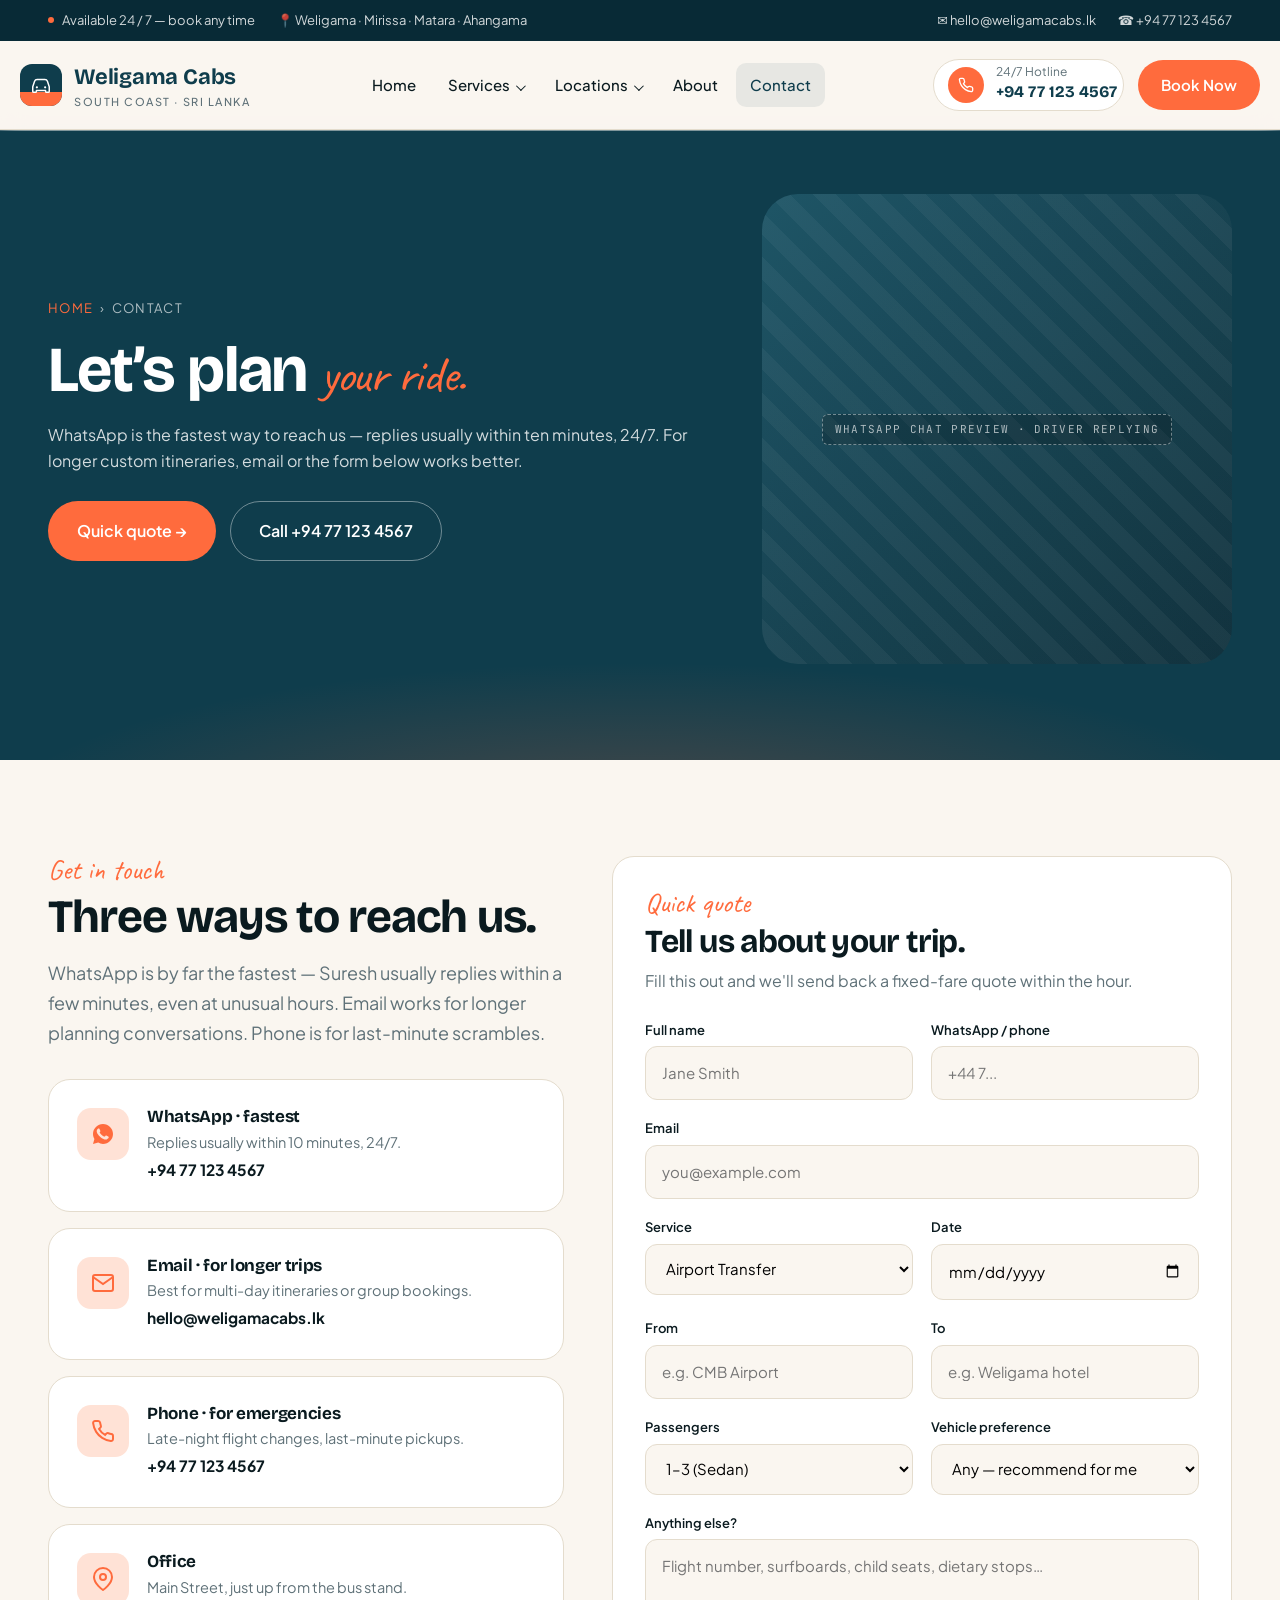
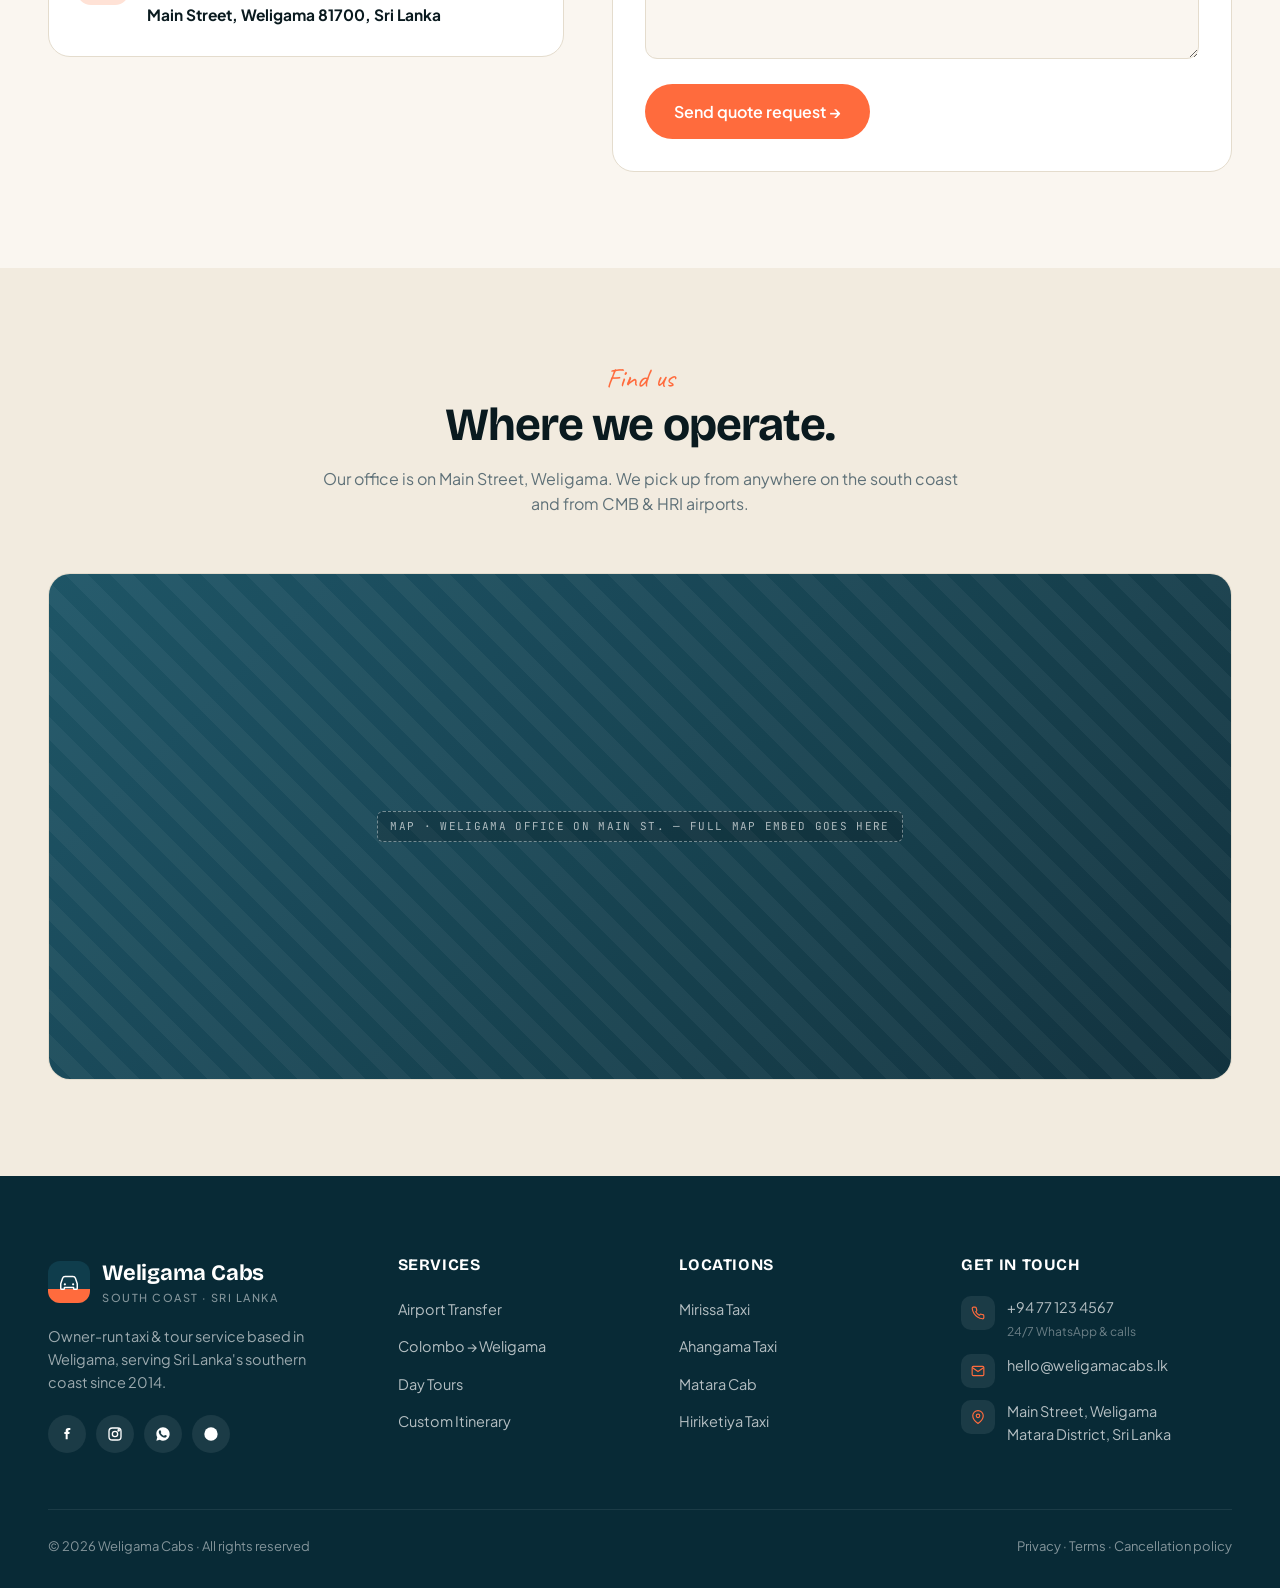
<file: contact.html>
<!doctype html>
<html lang="en">
<head>
<meta charset="utf-8" />
<meta name="viewport" content="width=device-width, initial-scale=1" />
<title>Contact Weligama Cabs — Book a Taxi or Day Tour | +94 77 123 4567</title>
<meta name="description" content="Get in touch for airport transfers, intercity taxis or day tours from Weligama. WhatsApp, email, and phone available 24/7. Fast fixed-fare quotes within the hour." />
<meta name="keywords" content="contact Weligama Cabs, book Weligama taxi, Weligama taxi WhatsApp, Sri Lanka taxi booking" />
<meta name="robots" content="index, follow" />
<link rel="canonical" href="https://weligamacabs.lk/contact.html" />
<meta property="og:type" content="website" />
<meta property="og:title" content="Contact Weligama Cabs — Book a Taxi or Day Tour | +94 77 123 4567" />
<meta property="og:description" content="Get in touch for airport transfers, intercity taxis or day tours from Weligama. WhatsApp, email, and phone available 24/7. Fast fixed-fare quotes within the hour." />
<meta property="og:url" content="https://weligamacabs.lk/contact.html" />
<meta name="twitter:card" content="summary_large_image" />
<link rel="preconnect" href="https://fonts.googleapis.com" />
<link rel="preconnect" href="https://fonts.gstatic.com" crossorigin />
<link href="https://fonts.googleapis.com/css2?family=Bricolage+Grotesque:wght@500;600;700;800&family=Plus+Jakarta+Sans:wght@400;500;600;700&family=Caveat:wght@500;600&family=JetBrains+Mono:wght@400;500&display=swap" rel="stylesheet" />
<link rel="stylesheet" href="styles.css" />
<script type="application/ld+json">
{
  "@context": "https://schema.org",
  "@type": "ContactPage",
  "name": "Contact Weligama Cabs — Book a Taxi or Day Tour | +94 77 123 4567",
  "description": "Get in touch for airport transfers, intercity taxis or day tours from Weligama. WhatsApp, email, and phone available 24/7. Fast fixed-fare quotes within the hour.",
  "provider": {
    "@type": "TaxiService",
    "name": "Weligama Cabs",
    "telephone": "+94 77 123 4567",
    "url": "https://weligamacabs.lk",
    "areaServed": "Southern Province, Sri Lanka"
  }
}
</script>
</head>
<body>
<!-- ============ TOPBAR ============ -->
<div class="topbar">
  <div class="inner">
    <div class="info">
      <span><span class="dot"></span> Available 24 / 7 — book any time</span>
      <span>📍 Weligama · Mirissa · Matara · Ahangama</span>
    </div>
    <div class="info">
      <span>✉ hello@weligamacabs.lk</span>
      <span>☎ +94 77 123 4567</span>
    </div>
  </div>
</div>


<!-- ============ HEADER ============ -->
<header class="site-header">
  <div class="container nav">
    <a href="index.html" class="brand">
      <span class="brand-mark">
        <svg width="22" height="22" viewBox="0 0 24 24" fill="none">
          <path d="M3 14l2-6a3 3 0 013-2h8a3 3 0 013 2l2 6v5a1 1 0 01-1 1h-2a1 1 0 01-1-1v-1H7v1a1 1 0 01-1 1H4a1 1 0 01-1-1v-5z" stroke="currentColor" stroke-width="1.6" stroke-linejoin="round"/>
          <circle cx="7.5" cy="14.5" r="1.2" fill="currentColor"/>
          <circle cx="16.5" cy="14.5" r="1.2" fill="currentColor"/>
        </svg>
      </span>
      <span>
        Weligama Cabs
        <small>South Coast · Sri Lanka</small>
      </span>
    </a>

    <ul class="nav-links">
      <li><a href="index.html">Home</a></li>
      <li class="has-menu">
        <a href="#">Services</a>
        <ul class="submenu">
          <li><a href="airport-transfer.html">Airport Transfer</a></li>
          <li><a href="colombo-to-weligama-taxi.html">Colombo to Weligama Taxi</a></li>
          <li><a href="weligama-day-tours.html">Weligama Day Tours</a></li>
        </ul>
      </li>
      <li class="has-menu">
        <a href="#">Locations</a>
        <ul class="submenu">
          <li><a href="mirissa-taxi-service.html">Mirissa Taxi Service</a></li>
          <li><a href="ahangama-taxi.html">Ahangama Taxi</a></li>
          <li><a href="matara-cab-service.html">Matara Cab Service</a></li>
          <li><a href="hiriketiya-taxi.html">Hiriketiya Taxi</a></li>
        </ul>
      </li>
      <li><a href="about.html">About</a></li>
      <li><a href="contact.html" class="active">Contact</a></li>
    </ul>

    <div class="nav-cta">
      <div class="call-chip">
        <span class="ico">
          <svg width="16" height="16" viewBox="0 0 24 24" fill="none"><path d="M22 16.92v3a2 2 0 01-2.18 2 19.79 19.79 0 01-8.63-3.07 19.5 19.5 0 01-6-6 19.79 19.79 0 01-3.07-8.67A2 2 0 014.11 2h3a2 2 0 012 1.72c.13.96.37 1.9.72 2.81a2 2 0 01-.45 2.11L8.09 9.91a16 16 0 006 6l1.27-1.27a2 2 0 012.11-.45c.91.35 1.85.59 2.81.72A2 2 0 0122 16.92z" stroke="currentColor" stroke-width="2" stroke-linejoin="round"/></svg>
        </span>
        <div>
          <small>24/7 Hotline</small>
          <strong>+94 77 123 4567</strong>
        </div>
      </div>
      <a href="contact.html" class="btn btn-primary">Book Now</a>
    </div>
  </div>
</header>
<section class="page-hero">
  <div class="container page-hero-grid">
    <div>
      <div class="crumbs"><a href="index.html">Home</a> &nbsp;›&nbsp; Contact</div>
      <h1>Let’s plan <span class="script">your ride.</span></h1>
      <p>WhatsApp is the fastest way to reach us — replies usually within ten minutes, 24/7. For longer custom itineraries, email or the form below works better.</p>
      <div class="hero-cta" style="margin-top:28px;">
        <a href="contact.html" class="btn btn-primary btn-lg">Quick quote →</a>
        <a href="tel:+94771234567" class="btn btn-ghost btn-lg" style="color:#fff; border-color:rgba(255,255,255,.4);">Call +94 77 123 4567</a>
      </div>
    </div>
    <div class="hero-art" style="aspect-ratio:1/1; box-shadow:none;">
      <div class="photo-slot" data-label="WhatsApp chat preview · driver replying"></div>
    </div>
  </div>
</section>

<section>
  <div class="container">
    <div class="contact-grid">
      <div>
        <span class="eyebrow">Get in touch</span>
        <h2>Three ways to reach us.</h2>
        <p class="lead" style="margin-bottom: 32px;">WhatsApp is by far the fastest — Suresh usually replies within a few minutes, even at unusual hours. Email works for longer planning conversations. Phone is for last-minute scrambles.</p>

        <div style="display: grid; gap: 16px;">
          <div class="contact-card">
            <div class="ico">
              <svg width="24" height="24" viewBox="0 0 24 24" fill="currentColor"><path d="M12 2C6.5 2 2 6.5 2 12c0 1.8.5 3.5 1.4 5L2 22l5.2-1.4C8.6 21.5 10.3 22 12 22c5.5 0 10-4.5 10-10S17.5 2 12 2zm5 14.2c-.2.6-1.2 1.2-1.7 1.3-.4.1-1 .1-1.6-.1-.4-.1-1-.3-1.7-.6-3-1.3-5-4.3-5.1-4.5-.1-.2-1.2-1.6-1.2-3 0-1.4.7-2.1 1-2.4.2-.3.5-.4.7-.4h.5c.2 0 .4 0 .6.5l.9 2c.1.2 0 .4-.1.5l-.4.5c-.2.2-.3.4-.1.7.2.3.9 1.4 1.9 2.3 1.3 1.1 2.4 1.5 2.7 1.6.3.1.4.1.6-.1l.7-.9c.2-.2.4-.2.6-.1l1.9.9c.2.1.4.2.4.3.1.2.1.7-.1 1.5z"/></svg>
            </div>
            <div>
              <h4>WhatsApp · fastest</h4>
              <p>Replies usually within 10 minutes, 24/7.</p>
              <strong>+94 77 123 4567</strong>
            </div>
          </div>

          <div class="contact-card">
            <div class="ico">
              <svg width="24" height="24" viewBox="0 0 24 24" fill="none" stroke="currentColor" stroke-width="2"><path d="M4 4h16c1 0 2 1 2 2v12c0 1-1 2-2 2H4c-1 0-2-1-2-2V6c0-1 1-2 2-2z"/><path d="M22 6L12 13 2 6"/></svg>
            </div>
            <div>
              <h4>Email · for longer trips</h4>
              <p>Best for multi-day itineraries or group bookings.</p>
              <strong>hello@weligamacabs.lk</strong>
            </div>
          </div>

          <div class="contact-card">
            <div class="ico">
              <svg width="24" height="24" viewBox="0 0 24 24" fill="none" stroke="currentColor" stroke-width="2"><path d="M22 16.92v3a2 2 0 01-2.18 2 19.79 19.79 0 01-8.63-3.07 19.5 19.5 0 01-6-6 19.79 19.79 0 01-3.07-8.67A2 2 0 014.11 2h3a2 2 0 012 1.72c.13.96.37 1.9.72 2.81a2 2 0 01-.45 2.11L8.09 9.91a16 16 0 006 6l1.27-1.27a2 2 0 012.11-.45c.91.35 1.85.59 2.81.72A2 2 0 0122 16.92z"/></svg>
            </div>
            <div>
              <h4>Phone · for emergencies</h4>
              <p>Late-night flight changes, last-minute pickups.</p>
              <strong>+94 77 123 4567</strong>
            </div>
          </div>

          <div class="contact-card">
            <div class="ico">
              <svg width="24" height="24" viewBox="0 0 24 24" fill="none" stroke="currentColor" stroke-width="2"><path d="M21 10c0 7-9 13-9 13S3 17 3 10a9 9 0 0118 0z"/><circle cx="12" cy="10" r="3"/></svg>
            </div>
            <div>
              <h4>Office</h4>
              <p>Main Street, just up from the bus stand.</p>
              <strong>Main Street, Weligama 81700, Sri Lanka</strong>
            </div>
          </div>
        </div>
      </div>

      <form class="form" onsubmit="event.preventDefault(); alert('Demo form — please WhatsApp us for now.');">
        <div>
          <span class="eyebrow">Quick quote</span>
          <h2 style="font-size: 32px; margin-bottom: 8px;">Tell us about your trip.</h2>
          <p style="margin-bottom: 8px;">Fill this out and we'll send back a fixed-fare quote within the hour.</p>
        </div>
        <div class="form-row">
          <div><label>Full name</label><input type="text" placeholder="Jane Smith" required /></div>
          <div><label>WhatsApp / phone</label><input type="text" placeholder="+44 7..." required /></div>
        </div>
        <div><label>Email</label><input type="email" placeholder="you@example.com" /></div>
        <div class="form-row">
          <div>
            <label>Service</label>
            <select>
              <option>Airport Transfer</option>
              <option>Colombo → Weligama Taxi</option>
              <option>Day Tour</option>
              <option>Mirissa Pickup</option>
              <option>Ahangama Pickup</option>
              <option>Matara Pickup</option>
              <option>Hiriketiya Pickup</option>
              <option>Other / Custom Itinerary</option>
            </select>
          </div>
          <div><label>Date</label><input type="date" /></div>
        </div>
        <div class="form-row">
          <div><label>From</label><input type="text" placeholder="e.g. CMB Airport" /></div>
          <div><label>To</label><input type="text" placeholder="e.g. Weligama hotel" /></div>
        </div>
        <div class="form-row">
          <div>
            <label>Passengers</label>
            <select><option>1–3 (Sedan)</option><option>4 (SUV)</option><option>5–8 (Van)</option></select>
          </div>
          <div>
            <label>Vehicle preference</label>
            <select><option>Any — recommend for me</option><option>Sedan</option><option>SUV</option><option>Van / Mini-Coach</option></select>
          </div>
        </div>
        <div><label>Anything else?</label><textarea placeholder="Flight number, surfboards, child seats, dietary stops…"></textarea></div>
        <button class="btn btn-primary btn-lg" type="submit" style="justify-self: start;">Send quote request →</button>
      </form>
    </div>
  </div>
</section>

<section class="bg-cream-2">
  <div class="container">
    <div class="section-head">
      <span class="eyebrow">Find us</span>
      <h2>Where we operate.</h2>
      <p>Our office is on Main Street, Weligama. We pick up from anywhere on the south coast and from CMB & HRI airports.</p>
    </div>
    <div style="border-radius: var(--r-lg); overflow: hidden; aspect-ratio: 21/9; border: 1px solid var(--c-line);">
      <div class="photo-slot" style="height:100%;" data-label="Map · Weligama office on Main St. — full map embed goes here"></div>
    </div>
  </div>
</section>

<!-- ============ FOOTER ============ -->
<footer class="site-footer">
  <div class="container">
    <div class="footer-grid">
      <div class="footer-brand">
        <a href="index.html" class="brand">
          <span class="brand-mark">
            <svg width="22" height="22" viewBox="0 0 24 24" fill="none">
              <path d="M3 14l2-6a3 3 0 013-2h8a3 3 0 013 2l2 6v5a1 1 0 01-1 1h-2a1 1 0 01-1-1v-1H7v1a1 1 0 01-1 1H4a1 1 0 01-1-1v-5z" stroke="currentColor" stroke-width="1.6" stroke-linejoin="round"/>
              <circle cx="7.5" cy="14.5" r="1.2" fill="currentColor"/>
              <circle cx="16.5" cy="14.5" r="1.2" fill="currentColor"/>
            </svg>
          </span>
          <span style="color:#fff;">Weligama Cabs<small style="color:rgba(255,255,255,.5);">South Coast · Sri Lanka</small></span>
        </a>
        <p>Owner-run taxi & tour service based in Weligama, serving Sri Lanka's southern coast since 2014.</p>
        <div class="footer-socials">
          <a href="#" aria-label="Facebook"><svg width="16" height="16" viewBox="0 0 24 24" fill="currentColor"><path d="M14 9V7a1 1 0 011-1h2V3h-3a4 4 0 00-4 4v2H8v3h2v8h3v-8h2.5l.5-3H13z"/></svg></a>
          <a href="#" aria-label="Instagram"><svg width="16" height="16" viewBox="0 0 24 24" fill="none" stroke="currentColor" stroke-width="2"><rect x="3" y="3" width="18" height="18" rx="5"/><circle cx="12" cy="12" r="4"/><circle cx="17.5" cy="6.5" r="1" fill="currentColor"/></svg></a>
          <a href="#" aria-label="WhatsApp"><svg width="16" height="16" viewBox="0 0 24 24" fill="currentColor"><path d="M12 2C6.5 2 2 6.5 2 12c0 1.8.5 3.5 1.4 5L2 22l5.2-1.4C8.6 21.5 10.3 22 12 22c5.5 0 10-4.5 10-10S17.5 2 12 2zm5 14.2c-.2.6-1.2 1.2-1.7 1.3-.4.1-1 .1-1.6-.1-.4-.1-1-.3-1.7-.6-3-1.3-5-4.3-5.1-4.5-.1-.2-1.2-1.6-1.2-3 0-1.4.7-2.1 1-2.4.2-.3.5-.4.7-.4h.5c.2 0 .4 0 .6.5l.9 2c.1.2 0 .4-.1.5l-.4.5c-.2.2-.3.4-.1.7.2.3.9 1.4 1.9 2.3 1.3 1.1 2.4 1.5 2.7 1.6.3.1.4.1.6-.1l.7-.9c.2-.2.4-.2.6-.1l1.9.9c.2.1.4.2.4.3.1.2.1.7-.1 1.5z"/></svg></a>
          <a href="#" aria-label="TripAdvisor"><svg width="16" height="16" viewBox="0 0 24 24" fill="currentColor"><circle cx="12" cy="12" r="10"/></svg></a>
        </div>
      </div>

      <div class="footer-col">
        <h4>Services</h4>
        <ul>
          <li><a href="airport-transfer.html">Airport Transfer</a></li>
          <li><a href="colombo-to-weligama-taxi.html">Colombo → Weligama</a></li>
          <li><a href="weligama-day-tours.html">Day Tours</a></li>
          <li><a href="contact.html">Custom Itinerary</a></li>
        </ul>
      </div>

      <div class="footer-col">
        <h4>Locations</h4>
        <ul>
          <li><a href="mirissa-taxi-service.html">Mirissa Taxi</a></li>
          <li><a href="ahangama-taxi.html">Ahangama Taxi</a></li>
          <li><a href="matara-cab-service.html">Matara Cab</a></li>
          <li><a href="hiriketiya-taxi.html">Hiriketiya Taxi</a></li>
        </ul>
      </div>

      <div class="footer-col">
        <h4>Get in touch</h4>
        <ul class="footer-contact">
          <li>
            <span class="ico"><svg width="14" height="14" viewBox="0 0 24 24" fill="none" stroke="currentColor" stroke-width="2"><path d="M22 16.92v3a2 2 0 01-2.18 2 19.79 19.79 0 01-8.63-3.07 19.5 19.5 0 01-6-6 19.79 19.79 0 01-3.07-8.67A2 2 0 014.11 2h3a2 2 0 012 1.72c.13.96.37 1.9.72 2.81a2 2 0 01-.45 2.11L8.09 9.91a16 16 0 006 6l1.27-1.27a2 2 0 012.11-.45c.91.35 1.85.59 2.81.72A2 2 0 0122 16.92z"/></svg></span>
            <span>+94 77 123 4567<br/><small style="color:rgba(255,255,255,.4);">24/7 WhatsApp & calls</small></span>
          </li>
          <li>
            <span class="ico"><svg width="14" height="14" viewBox="0 0 24 24" fill="none" stroke="currentColor" stroke-width="2"><path d="M4 4h16c1 0 2 1 2 2v12c0 1-1 2-2 2H4c-1 0-2-1-2-2V6c0-1 1-2 2-2z"/><path d="M22 6L12 13 2 6"/></svg></span>
            <span>hello@weligamacabs.lk</span>
          </li>
          <li>
            <span class="ico"><svg width="14" height="14" viewBox="0 0 24 24" fill="none" stroke="currentColor" stroke-width="2"><path d="M21 10c0 7-9 13-9 13S3 17 3 10a9 9 0 0118 0z"/><circle cx="12" cy="10" r="3"/></svg></span>
            <span>Main Street, Weligama<br/>Matara District, Sri Lanka</span>
          </li>
        </ul>
      </div>
    </div>

    <div class="footer-bottom">
      <div>© 2026 Weligama Cabs · All rights reserved</div>
      <div><a href="#">Privacy</a> · <a href="#">Terms</a> · <a href="#">Cancellation policy</a></div>
    </div>
  </div>
</footer>
</body>
</html>
</file>
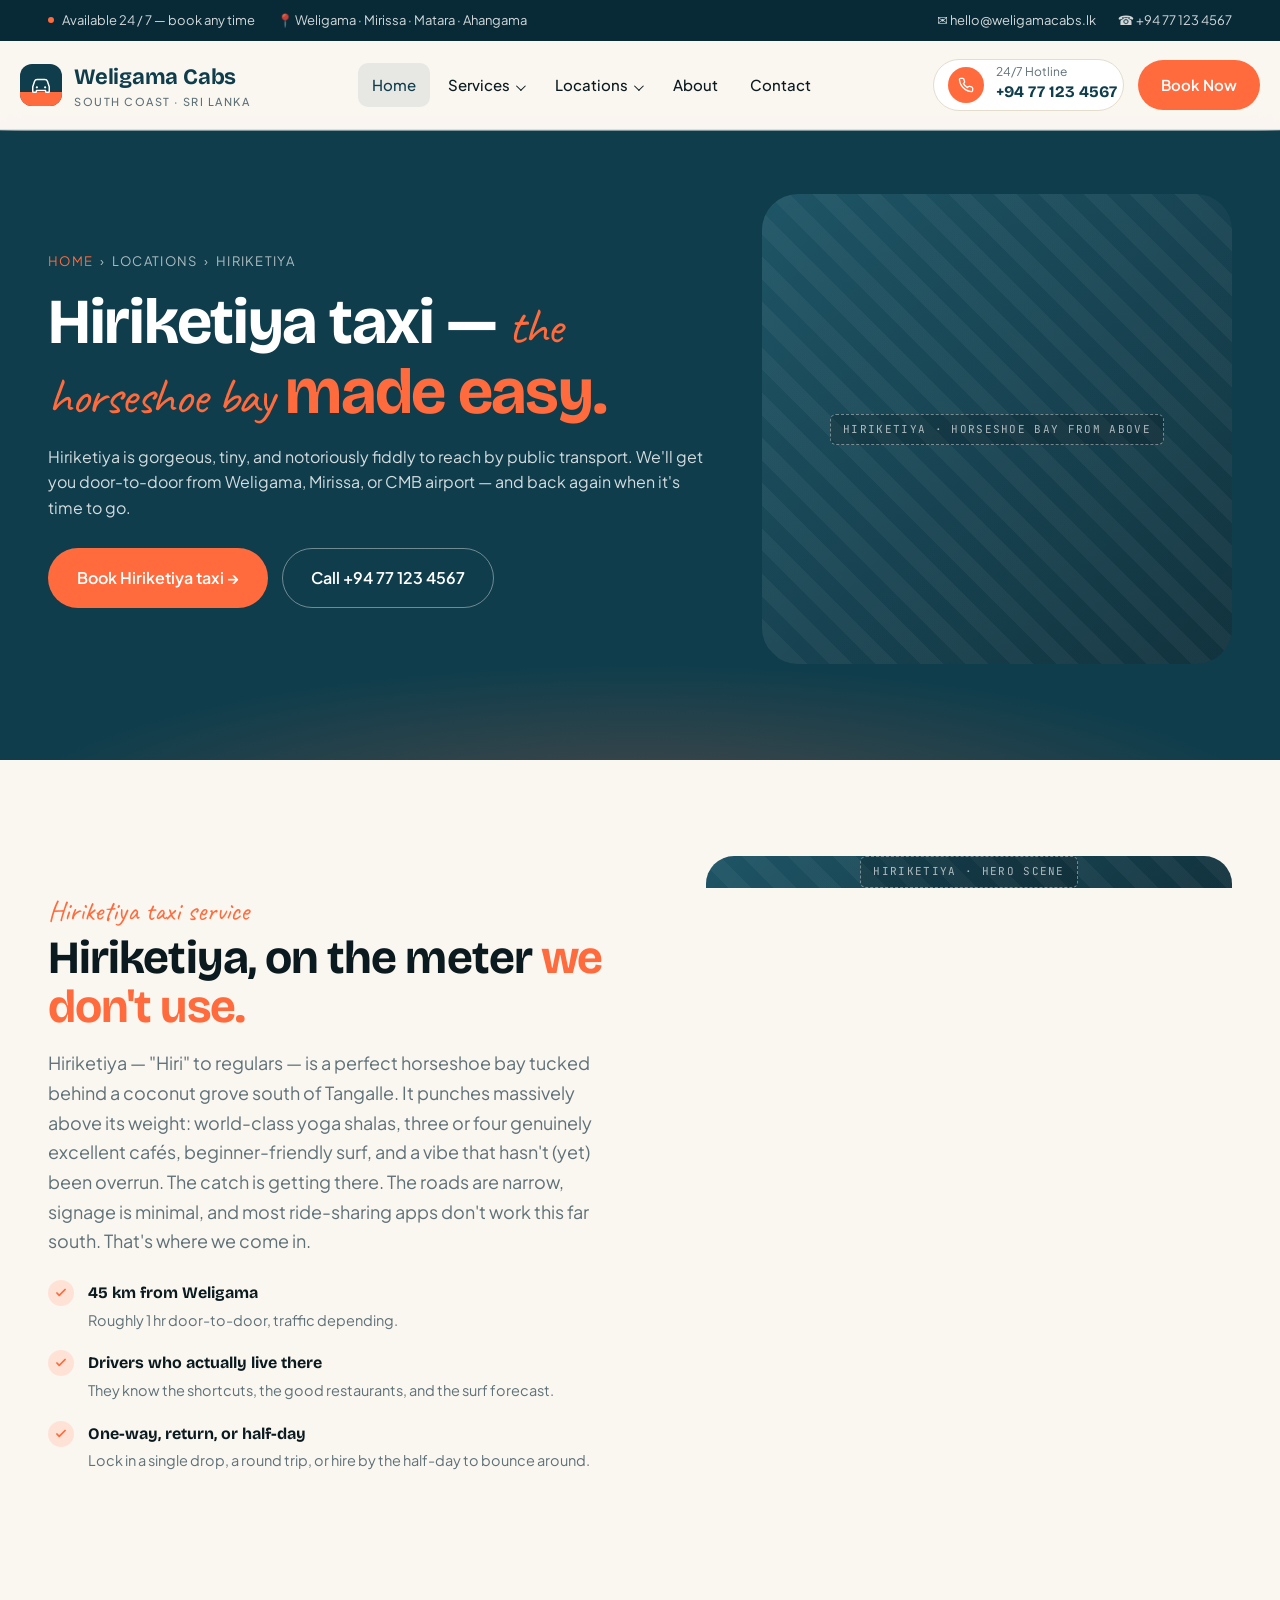
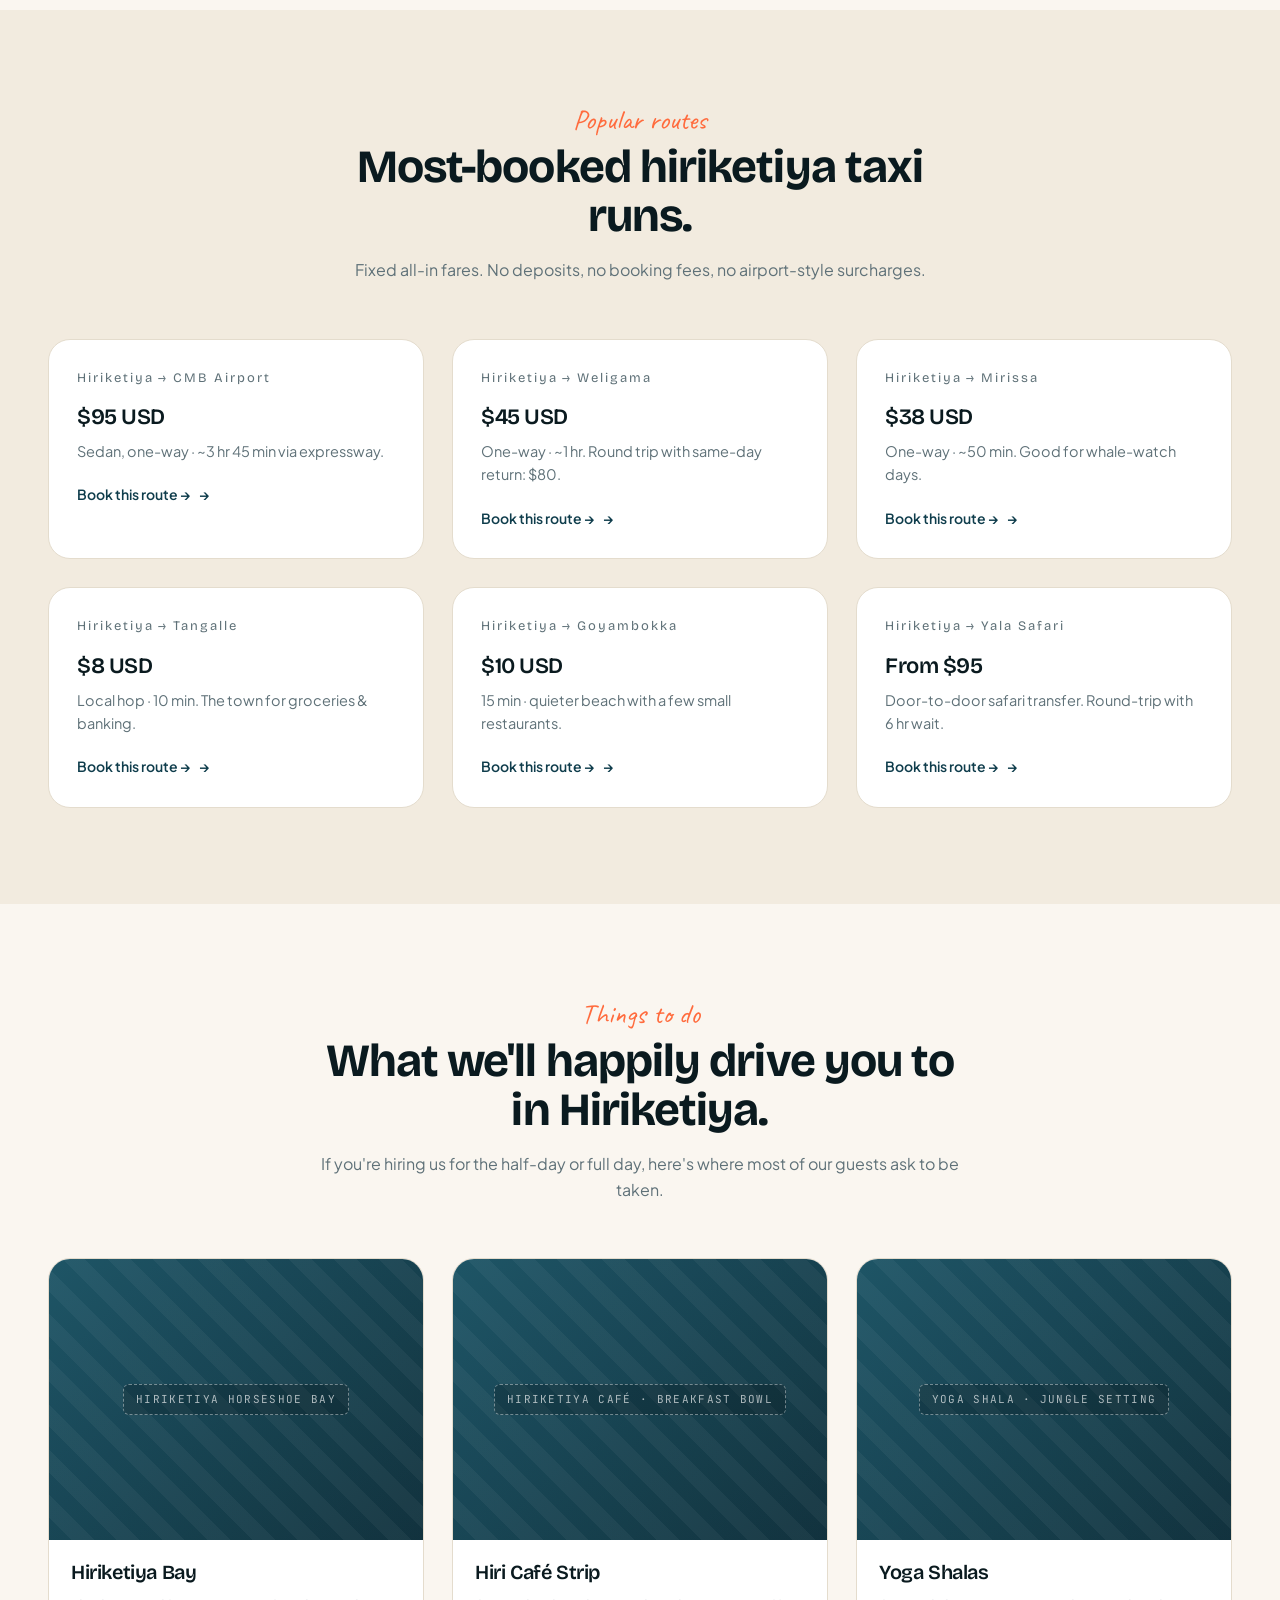
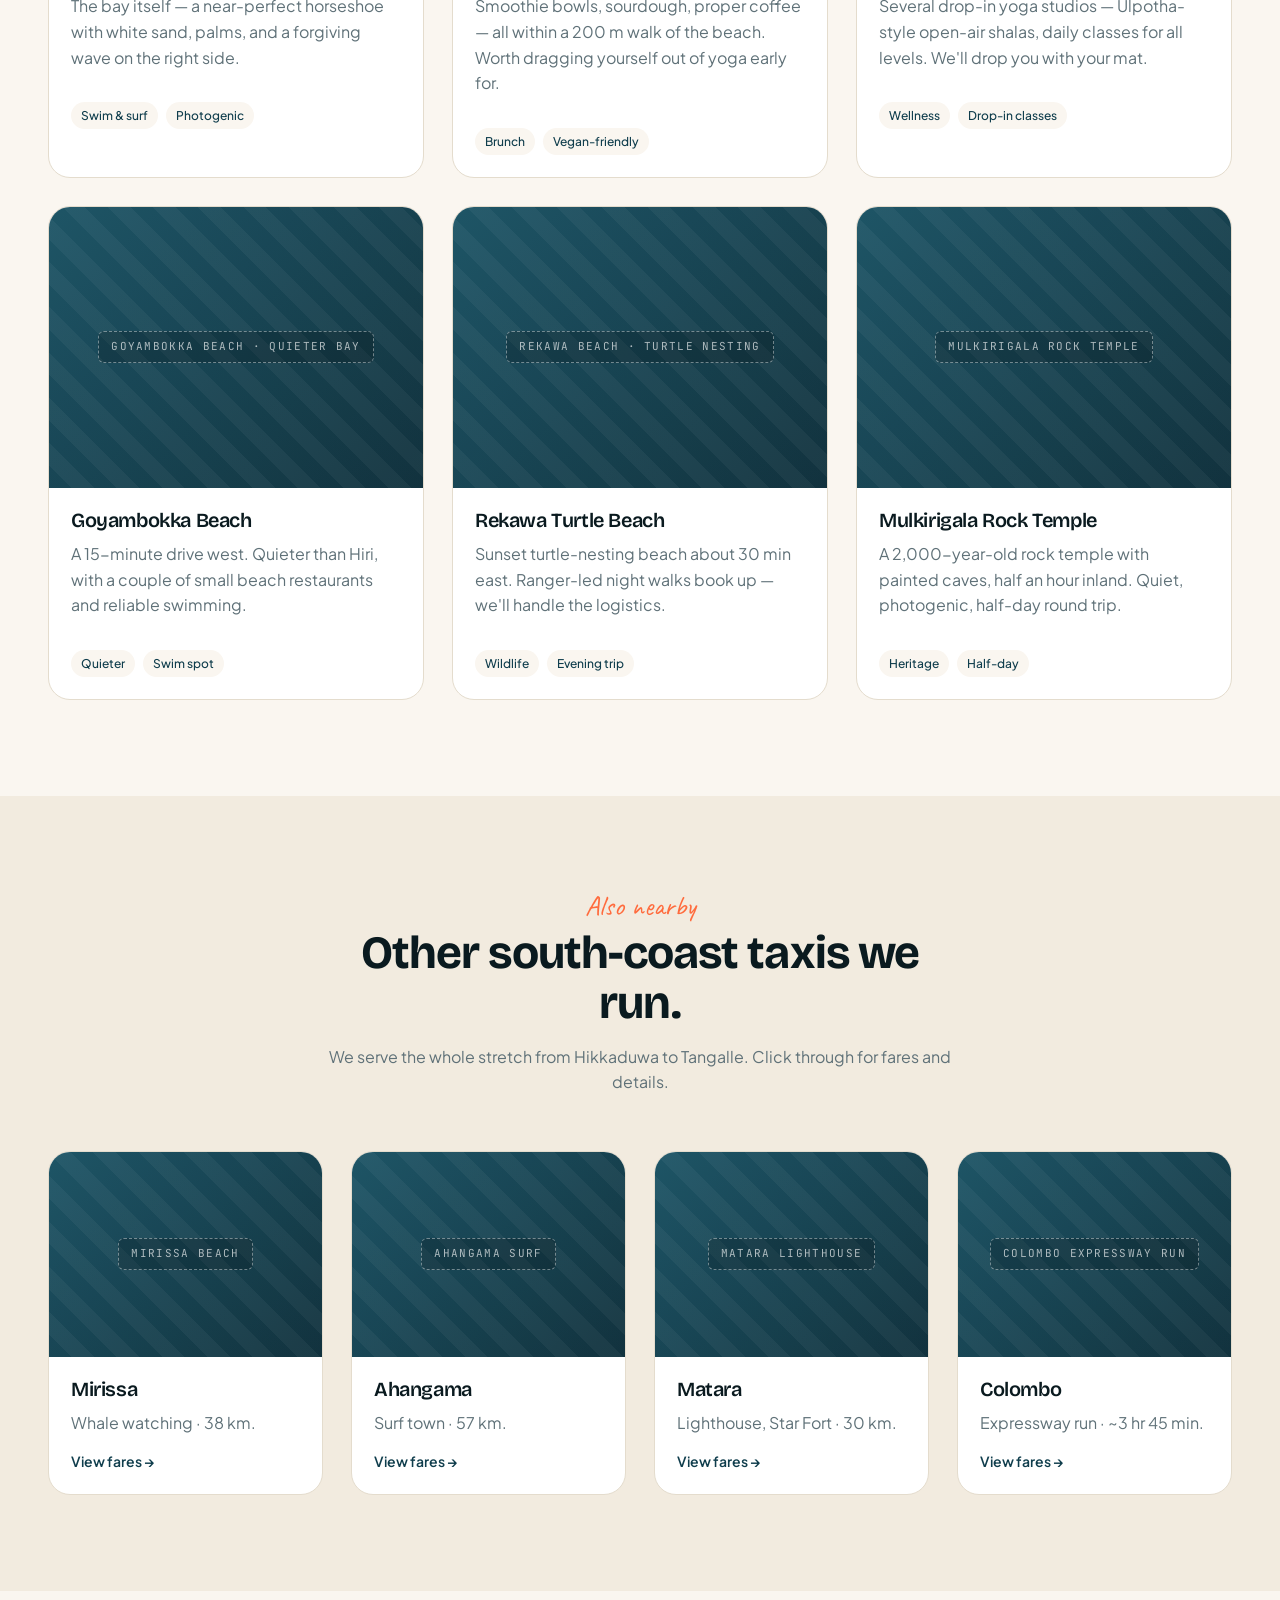
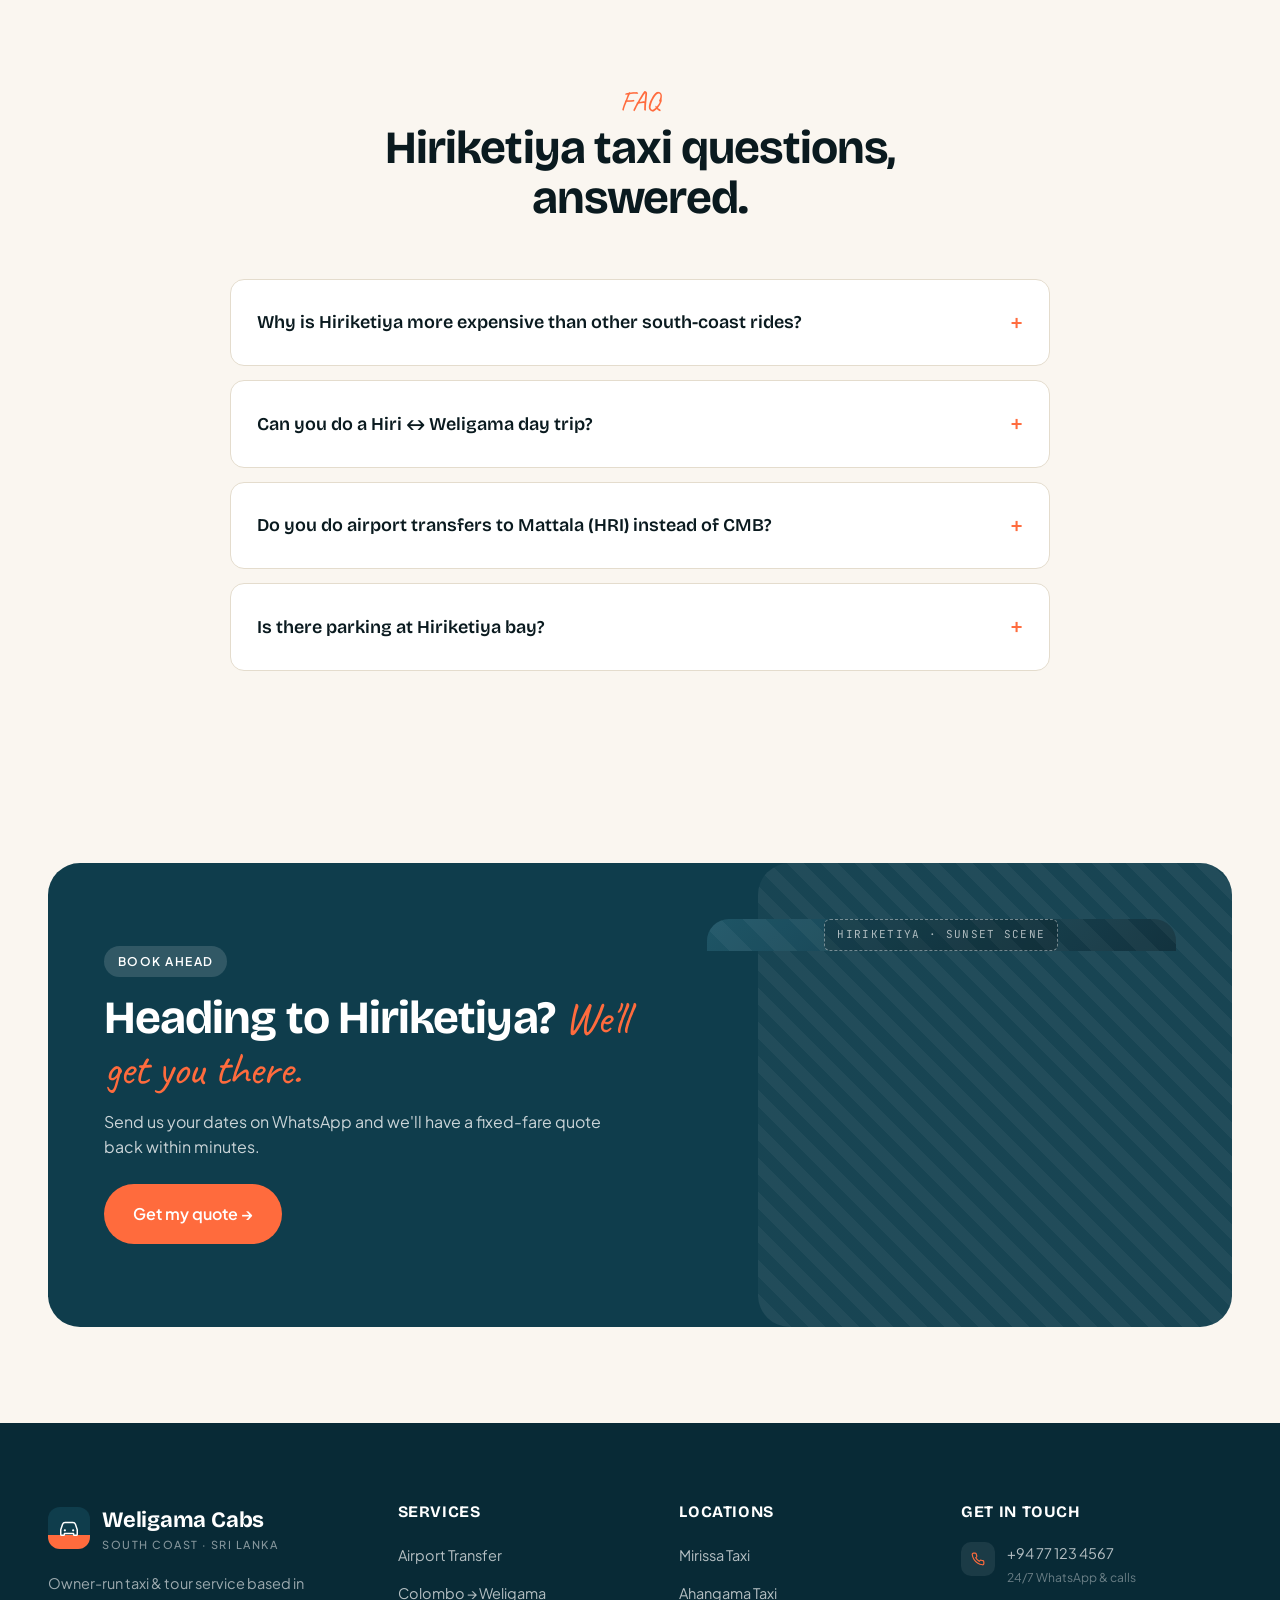
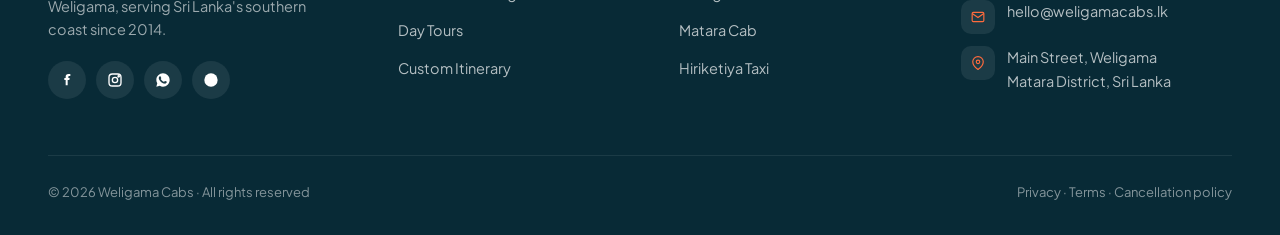
<file: hiriketiya-taxi.html>
<!doctype html>
<html lang="en">
<head>
<meta charset="utf-8" />
<meta name="viewport" content="width=device-width, initial-scale=1" />
<title>Hiriketiya Taxi — Yoga, Surf, Horseshoe Bay | Weligama Cabs</title>
<meta name="description" content="Hiriketiya taxi service from Weligama. Fixed-fare airport transfers, beach hops to Goyambokka and Tangalle, and surf shuttles. From $45, English-speaking drivers, 24/7 dispatch." />
<meta name="keywords" content="Hiriketiya taxi, Hiriketiya airport transfer, Tangalle taxi, Goyambokka taxi, South Sri Lanka taxi" />
<meta name="robots" content="index, follow" />
<link rel="canonical" href="https://weligamacabs.lk/hiriketiya-taxi.html" />
<meta property="og:type" content="website" />
<meta property="og:title" content="Hiriketiya Taxi — Yoga, Surf, Horseshoe Bay | Weligama Cabs" />
<meta property="og:description" content="Hiriketiya taxi service from Weligama. Fixed-fare airport transfers, beach hops to Goyambokka and Tangalle, and surf shuttles. From $45, English-speaking drivers, 24/7 dispatch." />
<meta property="og:url" content="https://weligamacabs.lk/hiriketiya-taxi.html" />
<meta name="twitter:card" content="summary_large_image" />
<link rel="preconnect" href="https://fonts.googleapis.com" />
<link rel="preconnect" href="https://fonts.gstatic.com" crossorigin />
<link href="https://fonts.googleapis.com/css2?family=Bricolage+Grotesque:wght@500;600;700;800&family=Plus+Jakarta+Sans:wght@400;500;600;700&family=Caveat:wght@500;600&family=JetBrains+Mono:wght@400;500&display=swap" rel="stylesheet" />
<link rel="stylesheet" href="styles.css" />
<script type="application/ld+json">
{
  "@context": "https://schema.org",
  "@type": "TaxiService",
  "name": "Hiriketiya Taxi — Yoga, Surf, Horseshoe Bay | Weligama Cabs",
  "description": "Hiriketiya taxi service from Weligama. Fixed-fare airport transfers, beach hops to Goyambokka and Tangalle, and surf shuttles. From $45, English-speaking drivers, 24/7 dispatch.",
  "telephone": "+94 77 123 4567",
  "url": "https://weligamacabs.lk/hiriketiya-taxi.html",
  "areaServed": "Hiriketiya",
  "provider": {
    "@type": "TaxiService",
    "name": "Weligama Cabs",
    "url": "https://weligamacabs.lk"
  }
}
</script>
</head>
<body>
<!-- ============ TOPBAR ============ -->
<div class="topbar">
  <div class="inner">
    <div class="info">
      <span><span class="dot"></span> Available 24 / 7 — book any time</span>
      <span>📍 Weligama · Mirissa · Matara · Ahangama</span>
    </div>
    <div class="info">
      <span>✉ hello@weligamacabs.lk</span>
      <span>☎ +94 77 123 4567</span>
    </div>
  </div>
</div>


<!-- ============ HEADER ============ -->
<header class="site-header">
  <div class="container nav">
    <a href="index.html" class="brand">
      <span class="brand-mark">
        <svg width="22" height="22" viewBox="0 0 24 24" fill="none">
          <path d="M3 14l2-6a3 3 0 013-2h8a3 3 0 013 2l2 6v5a1 1 0 01-1 1h-2a1 1 0 01-1-1v-1H7v1a1 1 0 01-1 1H4a1 1 0 01-1-1v-5z" stroke="currentColor" stroke-width="1.6" stroke-linejoin="round"/>
          <circle cx="7.5" cy="14.5" r="1.2" fill="currentColor"/>
          <circle cx="16.5" cy="14.5" r="1.2" fill="currentColor"/>
        </svg>
      </span>
      <span>
        Weligama Cabs
        <small>South Coast · Sri Lanka</small>
      </span>
    </a>

    <ul class="nav-links">
      <li><a href="index.html" class="active">Home</a></li>
      <li class="has-menu">
        <a href="#">Services</a>
        <ul class="submenu">
          <li><a href="airport-transfer.html">Airport Transfer</a></li>
          <li><a href="colombo-to-weligama-taxi.html">Colombo to Weligama Taxi</a></li>
          <li><a href="weligama-day-tours.html">Weligama Day Tours</a></li>
        </ul>
      </li>
      <li class="has-menu">
        <a href="#">Locations</a>
        <ul class="submenu">
          <li><a href="mirissa-taxi-service.html">Mirissa Taxi Service</a></li>
          <li><a href="ahangama-taxi.html">Ahangama Taxi</a></li>
          <li><a href="matara-cab-service.html">Matara Cab Service</a></li>
          <li><a href="hiriketiya-taxi.html">Hiriketiya Taxi</a></li>
        </ul>
      </li>
      <li><a href="about.html">About</a></li>
      <li><a href="contact.html">Contact</a></li>
    </ul>

    <div class="nav-cta">
      <div class="call-chip">
        <span class="ico">
          <svg width="16" height="16" viewBox="0 0 24 24" fill="none"><path d="M22 16.92v3a2 2 0 01-2.18 2 19.79 19.79 0 01-8.63-3.07 19.5 19.5 0 01-6-6 19.79 19.79 0 01-3.07-8.67A2 2 0 014.11 2h3a2 2 0 012 1.72c.13.96.37 1.9.72 2.81a2 2 0 01-.45 2.11L8.09 9.91a16 16 0 006 6l1.27-1.27a2 2 0 012.11-.45c.91.35 1.85.59 2.81.72A2 2 0 0122 16.92z" stroke="currentColor" stroke-width="2" stroke-linejoin="round"/></svg>
        </span>
        <div>
          <small>24/7 Hotline</small>
          <strong>+94 77 123 4567</strong>
        </div>
      </div>
      <a href="contact.html" class="btn btn-primary">Book Now</a>
    </div>
  </div>
</header>
<section class="page-hero">
  <div class="container page-hero-grid">
    <div>
      <div class="crumbs"><a href="index.html">Home</a> &nbsp;›&nbsp; Locations &nbsp;›&nbsp; Hiriketiya</div>
      <h1>Hiriketiya taxi — <span class="script">the horseshoe bay</span> <span style="color:var(--c-coral);">made easy.</span></h1>
      <p>Hiriketiya is gorgeous, tiny, and notoriously fiddly to reach by public transport. We'll get you door-to-door from Weligama, Mirissa, or CMB airport — and back again when it's time to go.</p>
      <div class="hero-cta" style="margin-top:28px;">
        <a href="contact.html" class="btn btn-primary btn-lg">Book Hiriketiya taxi →</a>
        <a href="tel:+94771234567" class="btn btn-ghost btn-lg" style="color:#fff; border-color:rgba(255,255,255,.4);">Call +94 77 123 4567</a>
      </div>
    </div>
    <div class="hero-art" style="aspect-ratio:1/1; box-shadow:none;">
      <div class="photo-slot" data-label="Hiriketiya · horseshoe bay from above"></div>
    </div>
  </div>
</section>

<section>
  <div class="container">
    <div class="feature-row">
      <div>
        <span class="eyebrow">Hiriketiya taxi service</span>
        <h2>Hiriketiya, on the meter <span class="script" style="color:var(--c-coral);">we don't use.</span></h2>
        <p class="lead">Hiriketiya — "Hiri" to regulars — is a perfect horseshoe bay tucked behind a coconut grove south of Tangalle. It punches massively above its weight: world-class yoga shalas, three or four genuinely excellent cafés, beginner-friendly surf, and a vibe that hasn't (yet) been overrun. The catch is getting there. The roads are narrow, signage is minimal, and most ride-sharing apps don't work this far south. That's where we come in.</p>
        <ul class="feature-list">
          <li><span class="check"><svg width="14" height="14" viewBox="0 0 24 24" fill="none" stroke="currentColor" stroke-width="3"><path d="M5 12l4 4L19 6" stroke-linecap="round" stroke-linejoin="round"/></svg></span><div><strong>45 km from Weligama</strong><span>Roughly 1 hr door-to-door, traffic depending.</span></div></li>
          <li><span class="check"><svg width="14" height="14" viewBox="0 0 24 24" fill="none" stroke="currentColor" stroke-width="3"><path d="M5 12l4 4L19 6" stroke-linecap="round" stroke-linejoin="round"/></svg></span><div><strong>Drivers who actually live there</strong><span>They know the shortcuts, the good restaurants, and the surf forecast.</span></div></li>
          <li><span class="check"><svg width="14" height="14" viewBox="0 0 24 24" fill="none" stroke="currentColor" stroke-width="3"><path d="M5 12l4 4L19 6" stroke-linecap="round" stroke-linejoin="round"/></svg></span><div><strong>One-way, return, or half-day</strong><span>Lock in a single drop, a round trip, or hire by the half-day to bounce around.</span></div></li>
        </ul>
      </div>
      <div class="feature-art"><div class="photo-slot" data-label="Hiriketiya · hero scene"></div></div>
    </div>
  </div>
</section>

<section class="bg-cream-2">
  <div class="container">
    <div class="section-head">
      <span class="eyebrow">Popular routes</span>
      <h2>Most-booked hiriketiya taxi runs.</h2>
      <p>Fixed all-in fares. No deposits, no booking fees, no airport-style surcharges.</p>
    </div>
    <div class="card-grid cols-3">
      
        <div class="service-card">
          <div class="num">Hiriketiya → CMB Airport</div>
          <h3>$95 USD</h3>
          <p>Sedan, one-way · ~3 hr 45 min via expressway.</p>
          <a href="contact.html" class="link">Book this route →</a>
        </div>
      
        <div class="service-card">
          <div class="num">Hiriketiya → Weligama</div>
          <h3>$45 USD</h3>
          <p>One-way · ~1 hr. Round trip with same-day return: $80.</p>
          <a href="contact.html" class="link">Book this route →</a>
        </div>
      
        <div class="service-card">
          <div class="num">Hiriketiya → Mirissa</div>
          <h3>$38 USD</h3>
          <p>One-way · ~50 min. Good for whale-watch days.</p>
          <a href="contact.html" class="link">Book this route →</a>
        </div>
      
        <div class="service-card">
          <div class="num">Hiriketiya → Tangalle</div>
          <h3>$8 USD</h3>
          <p>Local hop · 10 min. The town for groceries & banking.</p>
          <a href="contact.html" class="link">Book this route →</a>
        </div>
      
        <div class="service-card">
          <div class="num">Hiriketiya → Goyambokka</div>
          <h3>$10 USD</h3>
          <p>15 min · quieter beach with a few small restaurants.</p>
          <a href="contact.html" class="link">Book this route →</a>
        </div>
      
        <div class="service-card">
          <div class="num">Hiriketiya → Yala Safari</div>
          <h3>From $95</h3>
          <p>Door-to-door safari transfer. Round-trip with 6 hr wait.</p>
          <a href="contact.html" class="link">Book this route →</a>
        </div>
      
    </div>
  </div>
</section>

<section>
  <div class="container">
    <div class="section-head">
      <span class="eyebrow">Things to do</span>
      <h2>What we'll happily drive you to in Hiriketiya.</h2>
      <p>If you're hiring us for the half-day or full day, here's where most of our guests ask to be taken.</p>
    </div>
    <div class="card-grid cols-3">
      
        <div class="dest-card">
          <div class="photo-slot" data-label="Hiriketiya horseshoe bay"></div>
          <div class="body">
            <h3>Hiriketiya Bay</h3>
            <p>The bay itself — a near-perfect horseshoe with white sand, palms, and a forgiving wave on the right side.</p>
            <div class="tags"><span class="tag">Swim & surf</span><span class="tag">Photogenic</span></div>
          </div>
        </div>
      
        <div class="dest-card">
          <div class="photo-slot" data-label="Hiriketiya café · breakfast bowl"></div>
          <div class="body">
            <h3>Hiri Café Strip</h3>
            <p>Smoothie bowls, sourdough, proper coffee — all within a 200 m walk of the beach. Worth dragging yourself out of yoga early for.</p>
            <div class="tags"><span class="tag">Brunch</span><span class="tag">Vegan-friendly</span></div>
          </div>
        </div>
      
        <div class="dest-card">
          <div class="photo-slot" data-label="Yoga shala · jungle setting"></div>
          <div class="body">
            <h3>Yoga Shalas</h3>
            <p>Several drop-in yoga studios — Ulpotha-style open-air shalas, daily classes for all levels. We'll drop you with your mat.</p>
            <div class="tags"><span class="tag">Wellness</span><span class="tag">Drop-in classes</span></div>
          </div>
        </div>
      
        <div class="dest-card">
          <div class="photo-slot" data-label="Goyambokka beach · quieter bay"></div>
          <div class="body">
            <h3>Goyambokka Beach</h3>
            <p>A 15-minute drive west. Quieter than Hiri, with a couple of small beach restaurants and reliable swimming.</p>
            <div class="tags"><span class="tag">Quieter</span><span class="tag">Swim spot</span></div>
          </div>
        </div>
      
        <div class="dest-card">
          <div class="photo-slot" data-label="Rekawa beach · turtle nesting"></div>
          <div class="body">
            <h3>Rekawa Turtle Beach</h3>
            <p>Sunset turtle-nesting beach about 30 min east. Ranger-led night walks book up — we'll handle the logistics.</p>
            <div class="tags"><span class="tag">Wildlife</span><span class="tag">Evening trip</span></div>
          </div>
        </div>
      
        <div class="dest-card">
          <div class="photo-slot" data-label="Mulkirigala rock temple"></div>
          <div class="body">
            <h3>Mulkirigala Rock Temple</h3>
            <p>A 2,000-year-old rock temple with painted caves, half an hour inland. Quiet, photogenic, half-day round trip.</p>
            <div class="tags"><span class="tag">Heritage</span><span class="tag">Half-day</span></div>
          </div>
        </div>
      
    </div>
  </div>
</section>

<section class="bg-cream-2">
  <div class="container">
    <div class="section-head">
      <span class="eyebrow">Also nearby</span>
      <h2>Other south-coast taxis we run.</h2>
      <p>We serve the whole stretch from Hikkaduwa to Tangalle. Click through for fares and details.</p>
    </div>
    <div class="card-grid cols-4">
      
        <a href="mirissa-taxi-service.html" class="dest-card">
          <div class="photo-slot" data-label="Mirissa beach"></div>
          <div class="body">
            <h3>Mirissa</h3>
            <p style="margin-bottom: 4px;">Whale watching · 38 km.</p>
            <span class="link" style="color:var(--c-ocean); font-weight:600; font-size:14px;">View fares →</span>
          </div>
        </a>
      
        <a href="ahangama-taxi.html" class="dest-card">
          <div class="photo-slot" data-label="Ahangama surf"></div>
          <div class="body">
            <h3>Ahangama</h3>
            <p style="margin-bottom: 4px;">Surf town · 57 km.</p>
            <span class="link" style="color:var(--c-ocean); font-weight:600; font-size:14px;">View fares →</span>
          </div>
        </a>
      
        <a href="matara-cab-service.html" class="dest-card">
          <div class="photo-slot" data-label="Matara lighthouse"></div>
          <div class="body">
            <h3>Matara</h3>
            <p style="margin-bottom: 4px;">Lighthouse, Star Fort · 30 km.</p>
            <span class="link" style="color:var(--c-ocean); font-weight:600; font-size:14px;">View fares →</span>
          </div>
        </a>
      
        <a href="colombo-to-weligama-taxi.html" class="dest-card">
          <div class="photo-slot" data-label="Colombo expressway run"></div>
          <div class="body">
            <h3>Colombo</h3>
            <p style="margin-bottom: 4px;">Expressway run · ~3 hr 45 min.</p>
            <span class="link" style="color:var(--c-ocean); font-weight:600; font-size:14px;">View fares →</span>
          </div>
        </a>
      
    </div>
  </div>
</section>

<section>
  <div class="container">
    <div class="section-head">
      <span class="eyebrow">FAQ</span>
      <h2>Hiriketiya taxi questions, answered.</h2>
    </div>
    <div class="faq-list">
      <details class="faq-item"><summary>Why is Hiriketiya more expensive than other south-coast rides?</summary><p>It's further from our Weligama base — 45 km versus 8–15 km for Mirissa, Ahangama, or Matara. The fare reflects the longer round-trip distance and the slower last 5 km on narrow lanes.</p></details><details class="faq-item"><summary>Can you do a Hiri ↔ Weligama day trip?</summary><p>Yes — $80 round-trip in a sedan, with up to 8 hours of wait time included. Plenty for a beach day plus lunch.</p></details><details class="faq-item"><summary>Do you do airport transfers to Mattala (HRI) instead of CMB?</summary><p>Yes — Mattala is much closer (about 75 min from Hiri). Fixed at $55 in a sedan.</p></details><details class="faq-item"><summary>Is there parking at Hiriketiya bay?</summary><p>It's tight — the main road dead-ends at the beach. Your driver will drop you at the closest viable spot (usually 30 m from the sand) and either wait nearby or return at an agreed time.</p></details>
    </div>
  </div>
</section>

<section>
  <div class="container">
    <div class="cta-banner">
      <div class="left">
        <span class="pill">Book ahead</span>
        <h2>Heading to Hiriketiya? <span class="script">We'll get you there.</span></h2>
        <p>Send us your dates on WhatsApp and we'll have a fixed-fare quote back within minutes.</p>
        <a href="contact.html" class="btn btn-primary btn-lg">Get my quote →</a>
      </div>
      <div class="right">
        <div class="photo-slot" data-label="Hiriketiya · sunset scene"></div>
      </div>
    </div>
  </div>
</section>

<!-- ============ FOOTER ============ -->
<footer class="site-footer">
  <div class="container">
    <div class="footer-grid">
      <div class="footer-brand">
        <a href="index.html" class="brand">
          <span class="brand-mark">
            <svg width="22" height="22" viewBox="0 0 24 24" fill="none">
              <path d="M3 14l2-6a3 3 0 013-2h8a3 3 0 013 2l2 6v5a1 1 0 01-1 1h-2a1 1 0 01-1-1v-1H7v1a1 1 0 01-1 1H4a1 1 0 01-1-1v-5z" stroke="currentColor" stroke-width="1.6" stroke-linejoin="round"/>
              <circle cx="7.5" cy="14.5" r="1.2" fill="currentColor"/>
              <circle cx="16.5" cy="14.5" r="1.2" fill="currentColor"/>
            </svg>
          </span>
          <span style="color:#fff;">Weligama Cabs<small style="color:rgba(255,255,255,.5);">South Coast · Sri Lanka</small></span>
        </a>
        <p>Owner-run taxi & tour service based in Weligama, serving Sri Lanka's southern coast since 2014.</p>
        <div class="footer-socials">
          <a href="#" aria-label="Facebook"><svg width="16" height="16" viewBox="0 0 24 24" fill="currentColor"><path d="M14 9V7a1 1 0 011-1h2V3h-3a4 4 0 00-4 4v2H8v3h2v8h3v-8h2.5l.5-3H13z"/></svg></a>
          <a href="#" aria-label="Instagram"><svg width="16" height="16" viewBox="0 0 24 24" fill="none" stroke="currentColor" stroke-width="2"><rect x="3" y="3" width="18" height="18" rx="5"/><circle cx="12" cy="12" r="4"/><circle cx="17.5" cy="6.5" r="1" fill="currentColor"/></svg></a>
          <a href="#" aria-label="WhatsApp"><svg width="16" height="16" viewBox="0 0 24 24" fill="currentColor"><path d="M12 2C6.5 2 2 6.5 2 12c0 1.8.5 3.5 1.4 5L2 22l5.2-1.4C8.6 21.5 10.3 22 12 22c5.5 0 10-4.5 10-10S17.5 2 12 2zm5 14.2c-.2.6-1.2 1.2-1.7 1.3-.4.1-1 .1-1.6-.1-.4-.1-1-.3-1.7-.6-3-1.3-5-4.3-5.1-4.5-.1-.2-1.2-1.6-1.2-3 0-1.4.7-2.1 1-2.4.2-.3.5-.4.7-.4h.5c.2 0 .4 0 .6.5l.9 2c.1.2 0 .4-.1.5l-.4.5c-.2.2-.3.4-.1.7.2.3.9 1.4 1.9 2.3 1.3 1.1 2.4 1.5 2.7 1.6.3.1.4.1.6-.1l.7-.9c.2-.2.4-.2.6-.1l1.9.9c.2.1.4.2.4.3.1.2.1.7-.1 1.5z"/></svg></a>
          <a href="#" aria-label="TripAdvisor"><svg width="16" height="16" viewBox="0 0 24 24" fill="currentColor"><circle cx="12" cy="12" r="10"/></svg></a>
        </div>
      </div>

      <div class="footer-col">
        <h4>Services</h4>
        <ul>
          <li><a href="airport-transfer.html">Airport Transfer</a></li>
          <li><a href="colombo-to-weligama-taxi.html">Colombo → Weligama</a></li>
          <li><a href="weligama-day-tours.html">Day Tours</a></li>
          <li><a href="contact.html">Custom Itinerary</a></li>
        </ul>
      </div>

      <div class="footer-col">
        <h4>Locations</h4>
        <ul>
          <li><a href="mirissa-taxi-service.html">Mirissa Taxi</a></li>
          <li><a href="ahangama-taxi.html">Ahangama Taxi</a></li>
          <li><a href="matara-cab-service.html">Matara Cab</a></li>
          <li><a href="hiriketiya-taxi.html">Hiriketiya Taxi</a></li>
        </ul>
      </div>

      <div class="footer-col">
        <h4>Get in touch</h4>
        <ul class="footer-contact">
          <li>
            <span class="ico"><svg width="14" height="14" viewBox="0 0 24 24" fill="none" stroke="currentColor" stroke-width="2"><path d="M22 16.92v3a2 2 0 01-2.18 2 19.79 19.79 0 01-8.63-3.07 19.5 19.5 0 01-6-6 19.79 19.79 0 01-3.07-8.67A2 2 0 014.11 2h3a2 2 0 012 1.72c.13.96.37 1.9.72 2.81a2 2 0 01-.45 2.11L8.09 9.91a16 16 0 006 6l1.27-1.27a2 2 0 012.11-.45c.91.35 1.85.59 2.81.72A2 2 0 0122 16.92z"/></svg></span>
            <span>+94 77 123 4567<br/><small style="color:rgba(255,255,255,.4);">24/7 WhatsApp & calls</small></span>
          </li>
          <li>
            <span class="ico"><svg width="14" height="14" viewBox="0 0 24 24" fill="none" stroke="currentColor" stroke-width="2"><path d="M4 4h16c1 0 2 1 2 2v12c0 1-1 2-2 2H4c-1 0-2-1-2-2V6c0-1 1-2 2-2z"/><path d="M22 6L12 13 2 6"/></svg></span>
            <span>hello@weligamacabs.lk</span>
          </li>
          <li>
            <span class="ico"><svg width="14" height="14" viewBox="0 0 24 24" fill="none" stroke="currentColor" stroke-width="2"><path d="M21 10c0 7-9 13-9 13S3 17 3 10a9 9 0 0118 0z"/><circle cx="12" cy="10" r="3"/></svg></span>
            <span>Main Street, Weligama<br/>Matara District, Sri Lanka</span>
          </li>
        </ul>
      </div>
    </div>

    <div class="footer-bottom">
      <div>© 2026 Weligama Cabs · All rights reserved</div>
      <div><a href="#">Privacy</a> · <a href="#">Terms</a> · <a href="#">Cancellation policy</a></div>
    </div>
  </div>
</footer>
</body>
</html>
</file>
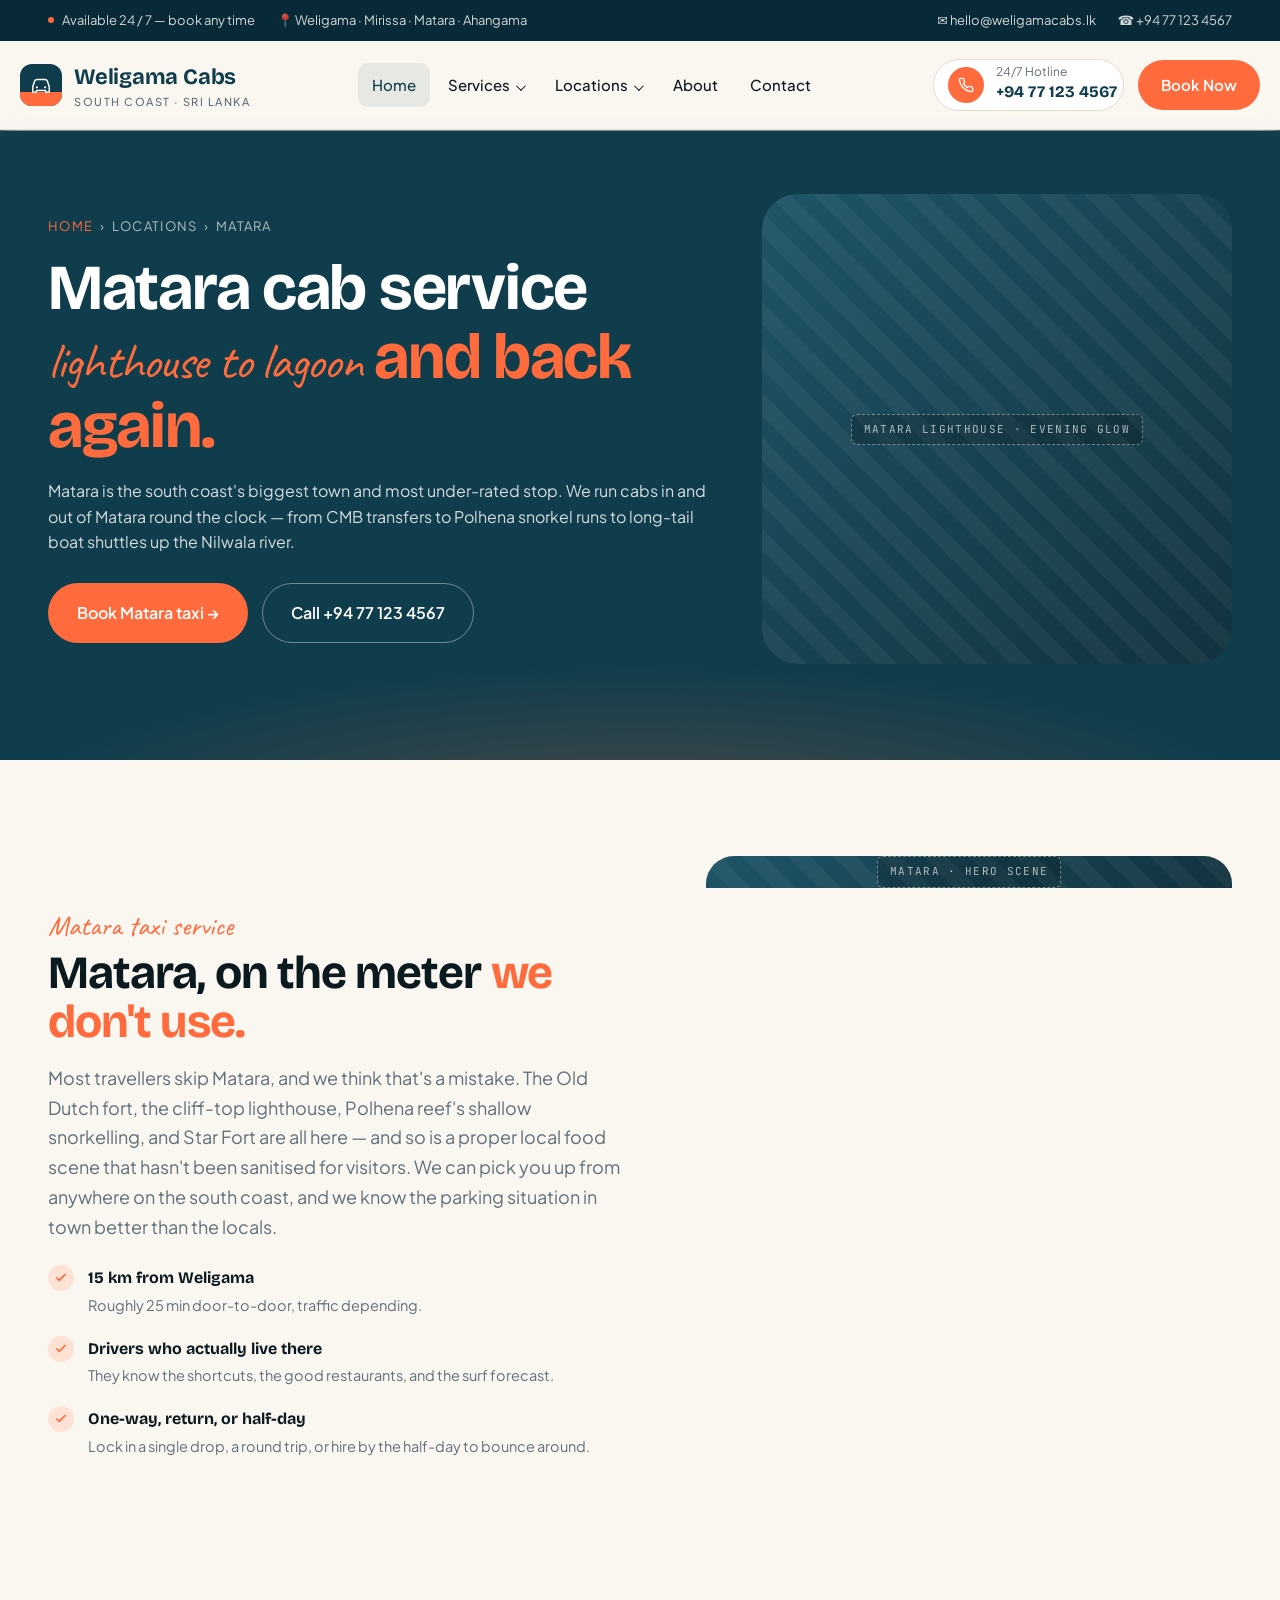
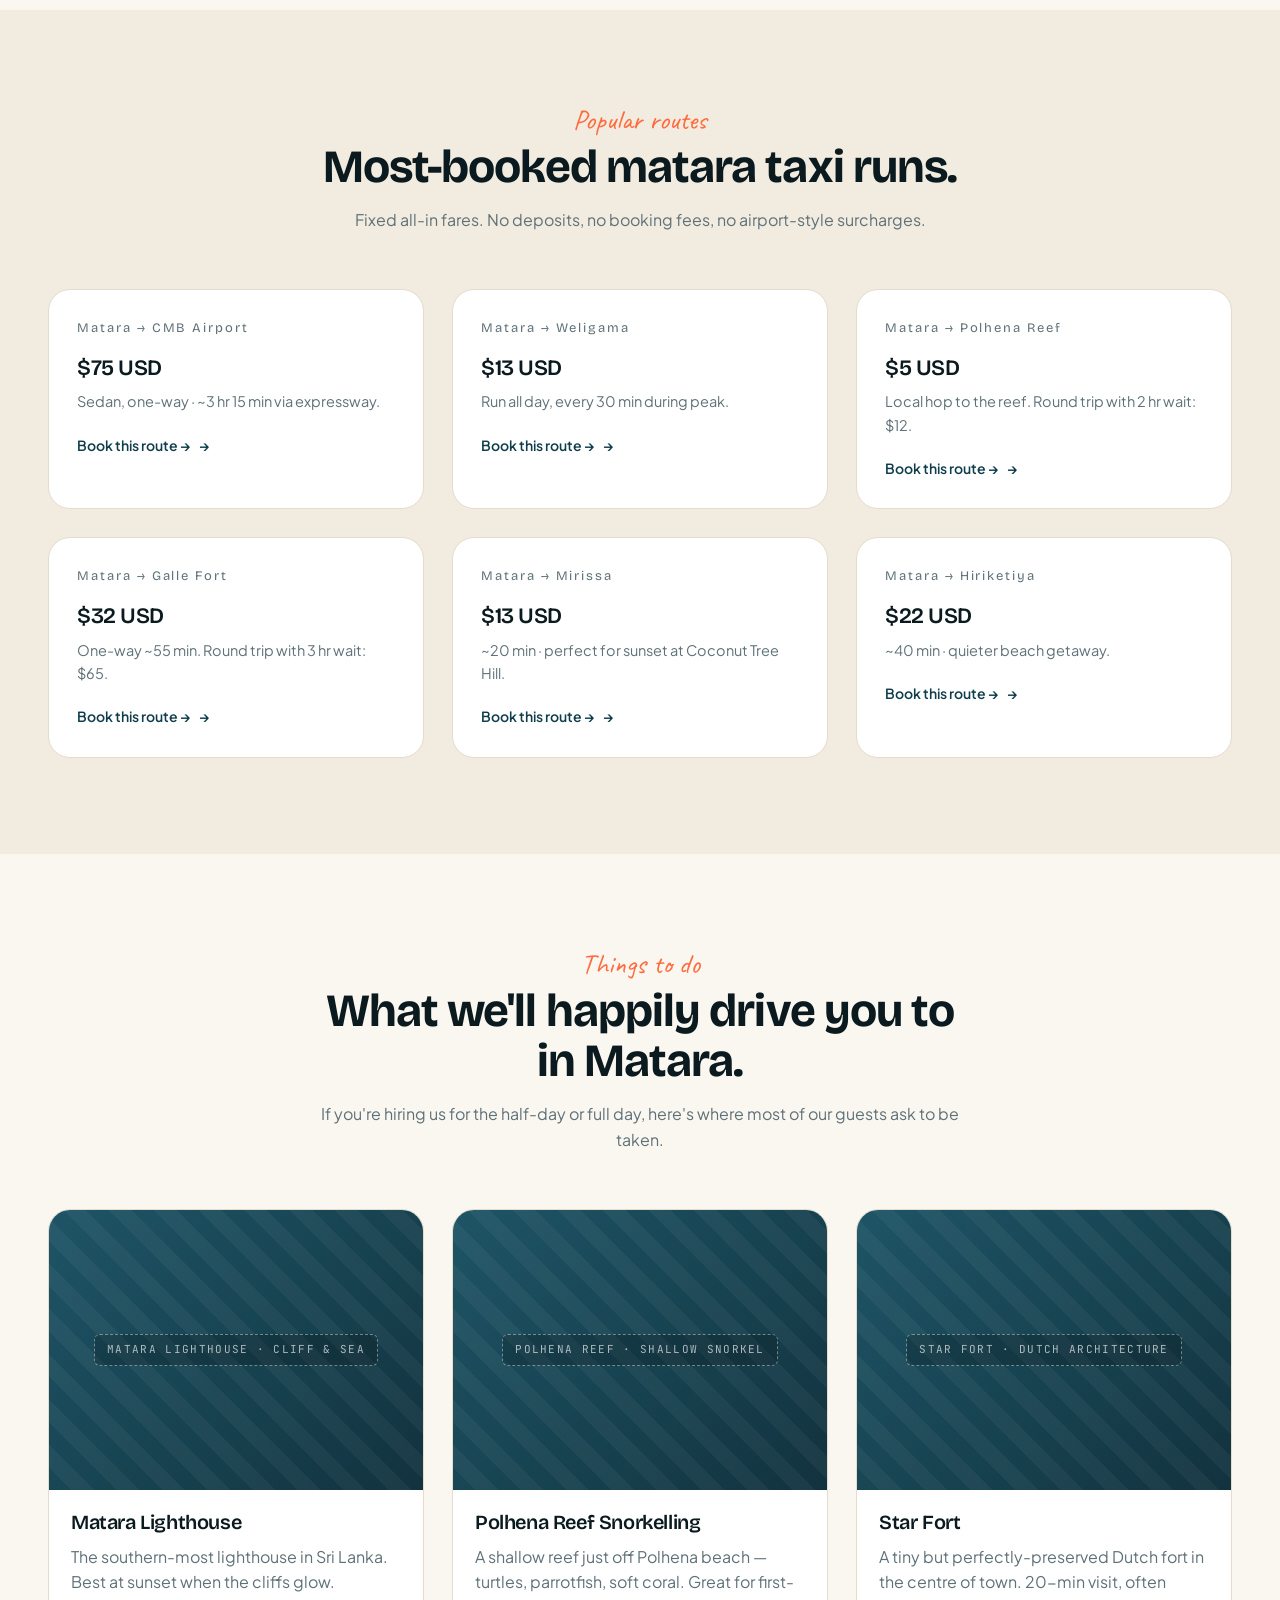
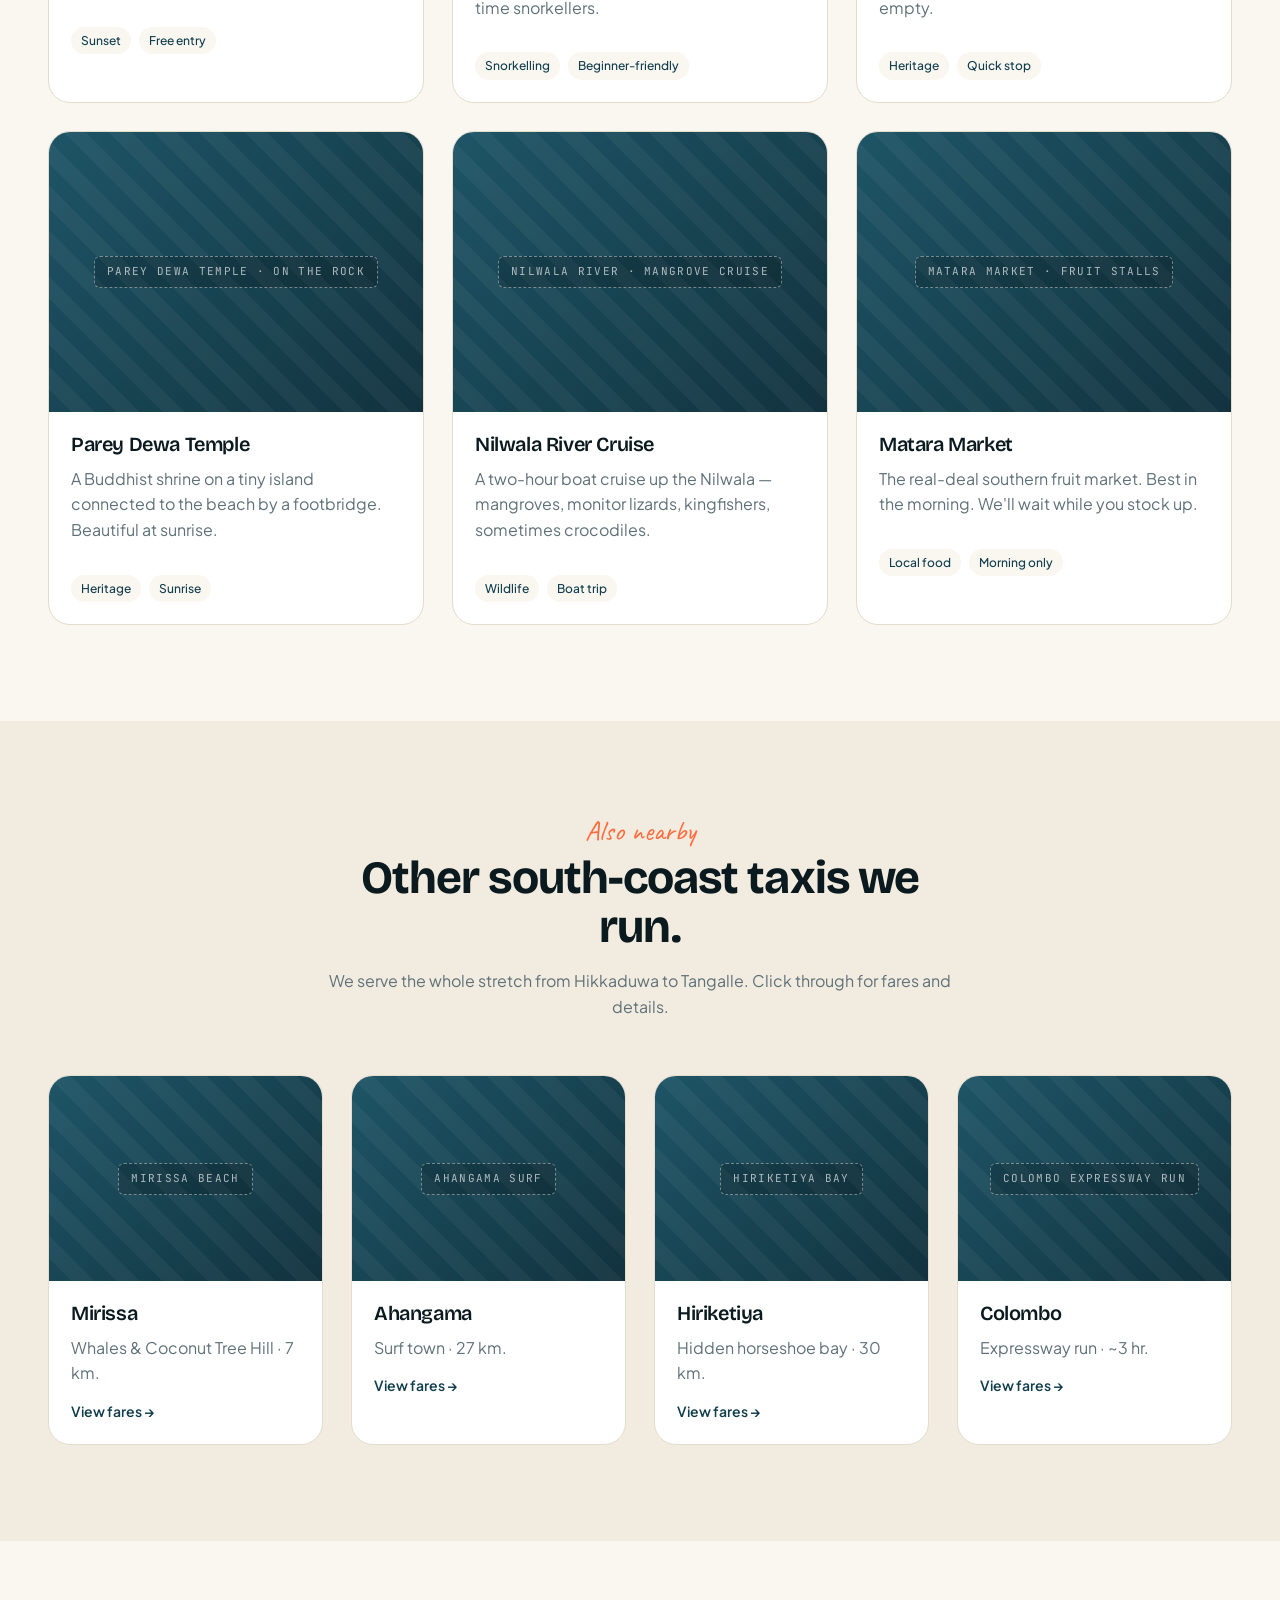
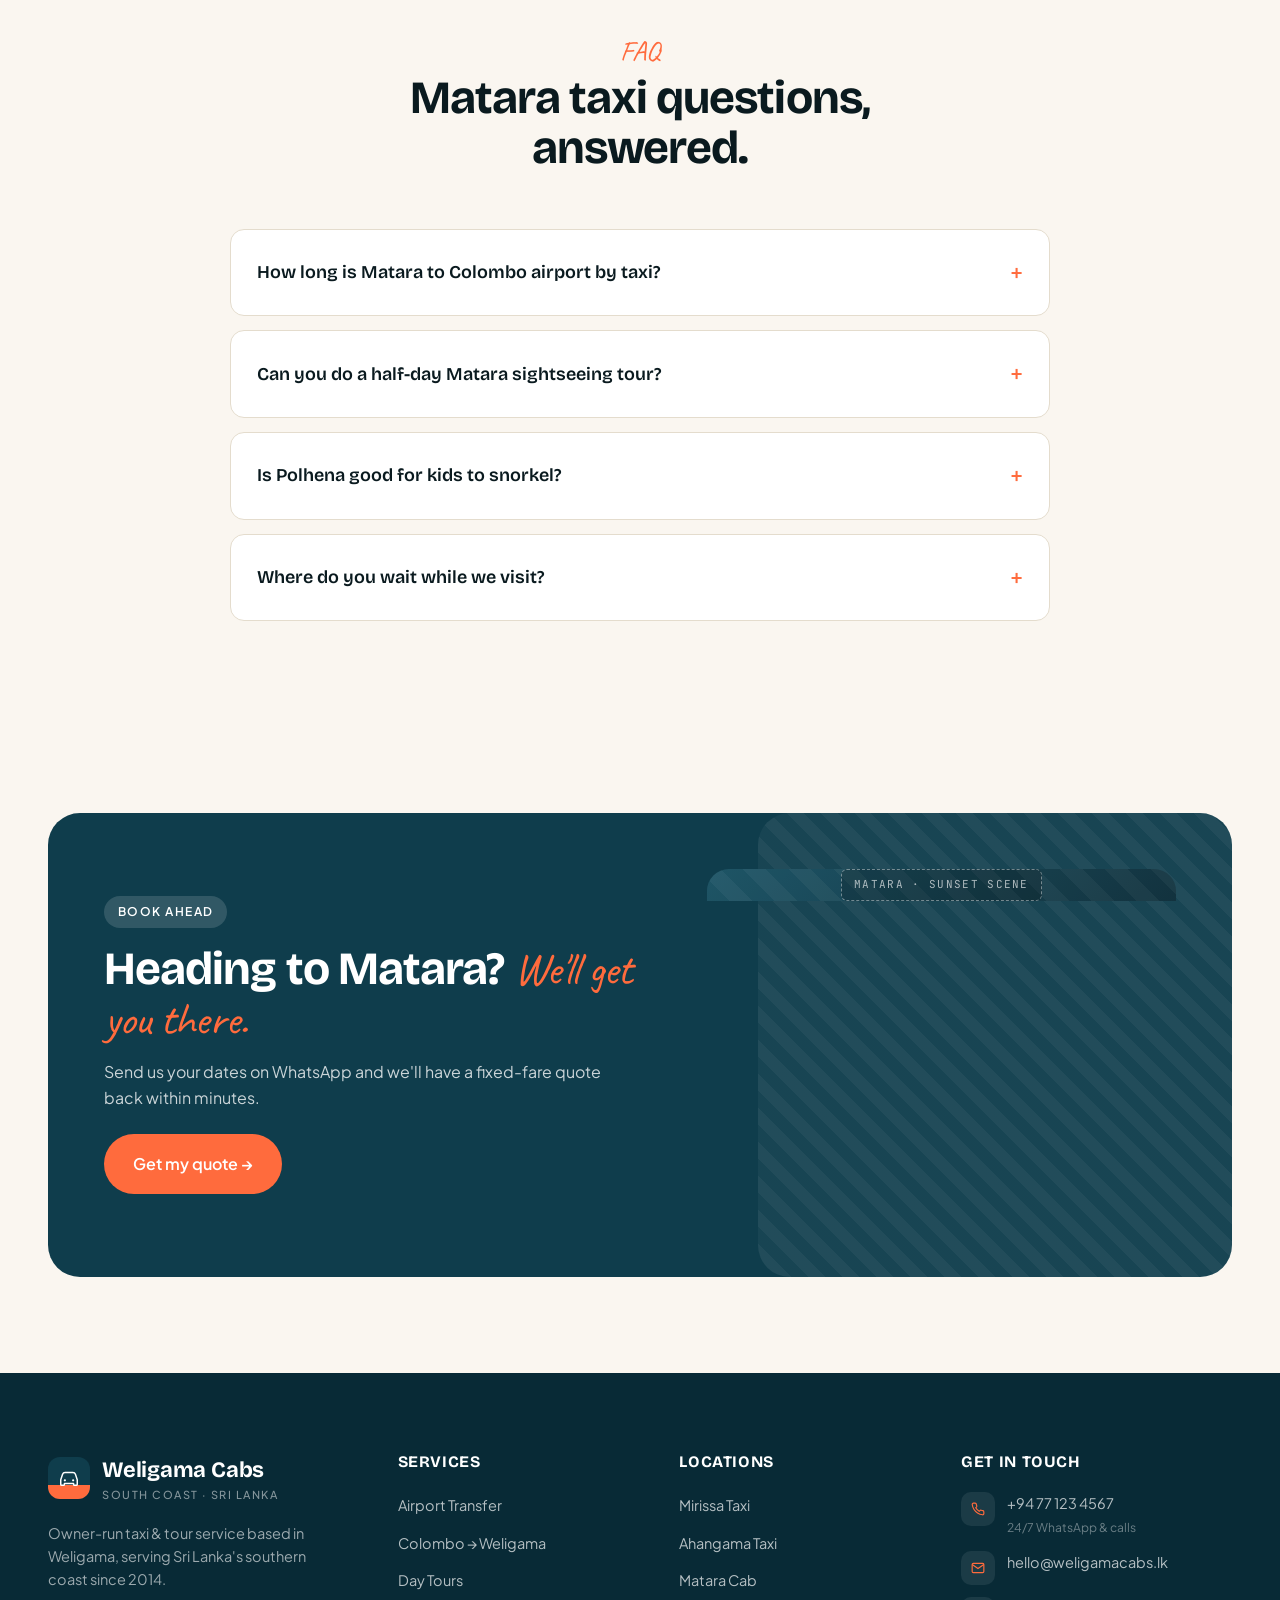
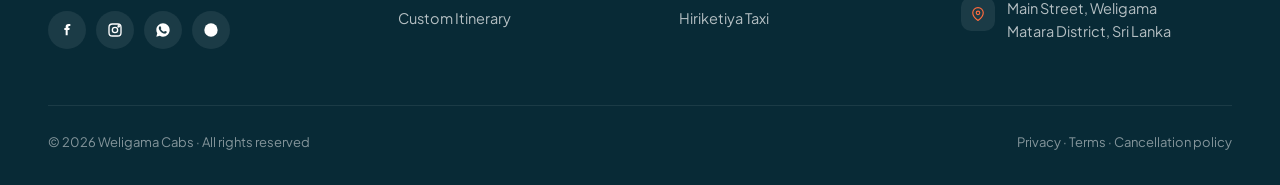
<file: matara-cab-service.html>
<!doctype html>
<html lang="en">
<head>
<meta charset="utf-8" />
<meta name="viewport" content="width=device-width, initial-scale=1" />
<title>Matara Cab Service — Lighthouse, Polhena Reef, Star Fort | Weligama Cabs</title>
<meta name="description" content="Matara cab service for airport transfers, sightseeing, and rides to Polhena reef, Matara lighthouse, and Star Fort. Fixed fares from $10, English-speaking drivers, 24/7 dispatch." />
<meta name="keywords" content="Matara cab service, Matara taxi, Polhena snorkelling taxi, Matara lighthouse taxi, Matara to Colombo taxi" />
<meta name="robots" content="index, follow" />
<link rel="canonical" href="https://weligamacabs.lk/matara-cab-service.html" />
<meta property="og:type" content="website" />
<meta property="og:title" content="Matara Cab Service — Lighthouse, Polhena Reef, Star Fort | Weligama Cabs" />
<meta property="og:description" content="Matara cab service for airport transfers, sightseeing, and rides to Polhena reef, Matara lighthouse, and Star Fort. Fixed fares from $10, English-speaking drivers, 24/7 dispatch." />
<meta property="og:url" content="https://weligamacabs.lk/matara-cab-service.html" />
<meta name="twitter:card" content="summary_large_image" />
<link rel="preconnect" href="https://fonts.googleapis.com" />
<link rel="preconnect" href="https://fonts.gstatic.com" crossorigin />
<link href="https://fonts.googleapis.com/css2?family=Bricolage+Grotesque:wght@500;600;700;800&family=Plus+Jakarta+Sans:wght@400;500;600;700&family=Caveat:wght@500;600&family=JetBrains+Mono:wght@400;500&display=swap" rel="stylesheet" />
<link rel="stylesheet" href="styles.css" />
<script type="application/ld+json">
{
  "@context": "https://schema.org",
  "@type": "TaxiService",
  "name": "Matara Cab Service — Lighthouse, Polhena Reef, Star Fort | Weligama Cabs",
  "description": "Matara cab service for airport transfers, sightseeing, and rides to Polhena reef, Matara lighthouse, and Star Fort. Fixed fares from $10, English-speaking drivers, 24/7 dispatch.",
  "telephone": "+94 77 123 4567",
  "url": "https://weligamacabs.lk/matara-cab-service.html",
  "areaServed": "Matara",
  "provider": {
    "@type": "TaxiService",
    "name": "Weligama Cabs",
    "url": "https://weligamacabs.lk"
  }
}
</script>
</head>
<body>
<!-- ============ TOPBAR ============ -->
<div class="topbar">
  <div class="inner">
    <div class="info">
      <span><span class="dot"></span> Available 24 / 7 — book any time</span>
      <span>📍 Weligama · Mirissa · Matara · Ahangama</span>
    </div>
    <div class="info">
      <span>✉ hello@weligamacabs.lk</span>
      <span>☎ +94 77 123 4567</span>
    </div>
  </div>
</div>


<!-- ============ HEADER ============ -->
<header class="site-header">
  <div class="container nav">
    <a href="index.html" class="brand">
      <span class="brand-mark">
        <svg width="22" height="22" viewBox="0 0 24 24" fill="none">
          <path d="M3 14l2-6a3 3 0 013-2h8a3 3 0 013 2l2 6v5a1 1 0 01-1 1h-2a1 1 0 01-1-1v-1H7v1a1 1 0 01-1 1H4a1 1 0 01-1-1v-5z" stroke="currentColor" stroke-width="1.6" stroke-linejoin="round"/>
          <circle cx="7.5" cy="14.5" r="1.2" fill="currentColor"/>
          <circle cx="16.5" cy="14.5" r="1.2" fill="currentColor"/>
        </svg>
      </span>
      <span>
        Weligama Cabs
        <small>South Coast · Sri Lanka</small>
      </span>
    </a>

    <ul class="nav-links">
      <li><a href="index.html" class="active">Home</a></li>
      <li class="has-menu">
        <a href="#">Services</a>
        <ul class="submenu">
          <li><a href="airport-transfer.html">Airport Transfer</a></li>
          <li><a href="colombo-to-weligama-taxi.html">Colombo to Weligama Taxi</a></li>
          <li><a href="weligama-day-tours.html">Weligama Day Tours</a></li>
        </ul>
      </li>
      <li class="has-menu">
        <a href="#">Locations</a>
        <ul class="submenu">
          <li><a href="mirissa-taxi-service.html">Mirissa Taxi Service</a></li>
          <li><a href="ahangama-taxi.html">Ahangama Taxi</a></li>
          <li><a href="matara-cab-service.html">Matara Cab Service</a></li>
          <li><a href="hiriketiya-taxi.html">Hiriketiya Taxi</a></li>
        </ul>
      </li>
      <li><a href="about.html">About</a></li>
      <li><a href="contact.html">Contact</a></li>
    </ul>

    <div class="nav-cta">
      <div class="call-chip">
        <span class="ico">
          <svg width="16" height="16" viewBox="0 0 24 24" fill="none"><path d="M22 16.92v3a2 2 0 01-2.18 2 19.79 19.79 0 01-8.63-3.07 19.5 19.5 0 01-6-6 19.79 19.79 0 01-3.07-8.67A2 2 0 014.11 2h3a2 2 0 012 1.72c.13.96.37 1.9.72 2.81a2 2 0 01-.45 2.11L8.09 9.91a16 16 0 006 6l1.27-1.27a2 2 0 012.11-.45c.91.35 1.85.59 2.81.72A2 2 0 0122 16.92z" stroke="currentColor" stroke-width="2" stroke-linejoin="round"/></svg>
        </span>
        <div>
          <small>24/7 Hotline</small>
          <strong>+94 77 123 4567</strong>
        </div>
      </div>
      <a href="contact.html" class="btn btn-primary">Book Now</a>
    </div>
  </div>
</header>
<section class="page-hero">
  <div class="container page-hero-grid">
    <div>
      <div class="crumbs"><a href="index.html">Home</a> &nbsp;›&nbsp; Locations &nbsp;›&nbsp; Matara</div>
      <h1>Matara cab service <span class="script">lighthouse to lagoon</span> <span style="color:var(--c-coral);">and back again.</span></h1>
      <p>Matara is the south coast's biggest town and most under-rated stop. We run cabs in and out of Matara round the clock — from CMB transfers to Polhena snorkel runs to long-tail boat shuttles up the Nilwala river.</p>
      <div class="hero-cta" style="margin-top:28px;">
        <a href="contact.html" class="btn btn-primary btn-lg">Book Matara taxi →</a>
        <a href="tel:+94771234567" class="btn btn-ghost btn-lg" style="color:#fff; border-color:rgba(255,255,255,.4);">Call +94 77 123 4567</a>
      </div>
    </div>
    <div class="hero-art" style="aspect-ratio:1/1; box-shadow:none;">
      <div class="photo-slot" data-label="Matara lighthouse · evening glow"></div>
    </div>
  </div>
</section>

<section>
  <div class="container">
    <div class="feature-row">
      <div>
        <span class="eyebrow">Matara taxi service</span>
        <h2>Matara, on the meter <span class="script" style="color:var(--c-coral);">we don't use.</span></h2>
        <p class="lead">Most travellers skip Matara, and we think that's a mistake. The Old Dutch fort, the cliff-top lighthouse, Polhena reef's shallow snorkelling, and Star Fort are all here — and so is a proper local food scene that hasn't been sanitised for visitors. We can pick you up from anywhere on the south coast, and we know the parking situation in town better than the locals.</p>
        <ul class="feature-list">
          <li><span class="check"><svg width="14" height="14" viewBox="0 0 24 24" fill="none" stroke="currentColor" stroke-width="3"><path d="M5 12l4 4L19 6" stroke-linecap="round" stroke-linejoin="round"/></svg></span><div><strong>15 km from Weligama</strong><span>Roughly 25 min door-to-door, traffic depending.</span></div></li>
          <li><span class="check"><svg width="14" height="14" viewBox="0 0 24 24" fill="none" stroke="currentColor" stroke-width="3"><path d="M5 12l4 4L19 6" stroke-linecap="round" stroke-linejoin="round"/></svg></span><div><strong>Drivers who actually live there</strong><span>They know the shortcuts, the good restaurants, and the surf forecast.</span></div></li>
          <li><span class="check"><svg width="14" height="14" viewBox="0 0 24 24" fill="none" stroke="currentColor" stroke-width="3"><path d="M5 12l4 4L19 6" stroke-linecap="round" stroke-linejoin="round"/></svg></span><div><strong>One-way, return, or half-day</strong><span>Lock in a single drop, a round trip, or hire by the half-day to bounce around.</span></div></li>
        </ul>
      </div>
      <div class="feature-art"><div class="photo-slot" data-label="Matara · hero scene"></div></div>
    </div>
  </div>
</section>

<section class="bg-cream-2">
  <div class="container">
    <div class="section-head">
      <span class="eyebrow">Popular routes</span>
      <h2>Most-booked matara taxi runs.</h2>
      <p>Fixed all-in fares. No deposits, no booking fees, no airport-style surcharges.</p>
    </div>
    <div class="card-grid cols-3">
      
        <div class="service-card">
          <div class="num">Matara → CMB Airport</div>
          <h3>$75 USD</h3>
          <p>Sedan, one-way · ~3 hr 15 min via expressway.</p>
          <a href="contact.html" class="link">Book this route →</a>
        </div>
      
        <div class="service-card">
          <div class="num">Matara → Weligama</div>
          <h3>$13 USD</h3>
          <p>Run all day, every 30 min during peak.</p>
          <a href="contact.html" class="link">Book this route →</a>
        </div>
      
        <div class="service-card">
          <div class="num">Matara → Polhena Reef</div>
          <h3>$5 USD</h3>
          <p>Local hop to the reef. Round trip with 2 hr wait: $12.</p>
          <a href="contact.html" class="link">Book this route →</a>
        </div>
      
        <div class="service-card">
          <div class="num">Matara → Galle Fort</div>
          <h3>$32 USD</h3>
          <p>One-way ~55 min. Round trip with 3 hr wait: $65.</p>
          <a href="contact.html" class="link">Book this route →</a>
        </div>
      
        <div class="service-card">
          <div class="num">Matara → Mirissa</div>
          <h3>$13 USD</h3>
          <p>~20 min · perfect for sunset at Coconut Tree Hill.</p>
          <a href="contact.html" class="link">Book this route →</a>
        </div>
      
        <div class="service-card">
          <div class="num">Matara → Hiriketiya</div>
          <h3>$22 USD</h3>
          <p>~40 min · quieter beach getaway.</p>
          <a href="contact.html" class="link">Book this route →</a>
        </div>
      
    </div>
  </div>
</section>

<section>
  <div class="container">
    <div class="section-head">
      <span class="eyebrow">Things to do</span>
      <h2>What we'll happily drive you to in Matara.</h2>
      <p>If you're hiring us for the half-day or full day, here's where most of our guests ask to be taken.</p>
    </div>
    <div class="card-grid cols-3">
      
        <div class="dest-card">
          <div class="photo-slot" data-label="Matara lighthouse · cliff & sea"></div>
          <div class="body">
            <h3>Matara Lighthouse</h3>
            <p>The southern-most lighthouse in Sri Lanka. Best at sunset when the cliffs glow.</p>
            <div class="tags"><span class="tag">Sunset</span><span class="tag">Free entry</span></div>
          </div>
        </div>
      
        <div class="dest-card">
          <div class="photo-slot" data-label="Polhena reef · shallow snorkel"></div>
          <div class="body">
            <h3>Polhena Reef Snorkelling</h3>
            <p>A shallow reef just off Polhena beach — turtles, parrotfish, soft coral. Great for first-time snorkellers.</p>
            <div class="tags"><span class="tag">Snorkelling</span><span class="tag">Beginner-friendly</span></div>
          </div>
        </div>
      
        <div class="dest-card">
          <div class="photo-slot" data-label="Star Fort · Dutch architecture"></div>
          <div class="body">
            <h3>Star Fort</h3>
            <p>A tiny but perfectly-preserved Dutch fort in the centre of town. 20-min visit, often empty.</p>
            <div class="tags"><span class="tag">Heritage</span><span class="tag">Quick stop</span></div>
          </div>
        </div>
      
        <div class="dest-card">
          <div class="photo-slot" data-label="Parey Dewa temple · on the rock"></div>
          <div class="body">
            <h3>Parey Dewa Temple</h3>
            <p>A Buddhist shrine on a tiny island connected to the beach by a footbridge. Beautiful at sunrise.</p>
            <div class="tags"><span class="tag">Heritage</span><span class="tag">Sunrise</span></div>
          </div>
        </div>
      
        <div class="dest-card">
          <div class="photo-slot" data-label="Nilwala river · mangrove cruise"></div>
          <div class="body">
            <h3>Nilwala River Cruise</h3>
            <p>A two-hour boat cruise up the Nilwala — mangroves, monitor lizards, kingfishers, sometimes crocodiles.</p>
            <div class="tags"><span class="tag">Wildlife</span><span class="tag">Boat trip</span></div>
          </div>
        </div>
      
        <div class="dest-card">
          <div class="photo-slot" data-label="Matara market · fruit stalls"></div>
          <div class="body">
            <h3>Matara Market</h3>
            <p>The real-deal southern fruit market. Best in the morning. We'll wait while you stock up.</p>
            <div class="tags"><span class="tag">Local food</span><span class="tag">Morning only</span></div>
          </div>
        </div>
      
    </div>
  </div>
</section>

<section class="bg-cream-2">
  <div class="container">
    <div class="section-head">
      <span class="eyebrow">Also nearby</span>
      <h2>Other south-coast taxis we run.</h2>
      <p>We serve the whole stretch from Hikkaduwa to Tangalle. Click through for fares and details.</p>
    </div>
    <div class="card-grid cols-4">
      
        <a href="mirissa-taxi-service.html" class="dest-card">
          <div class="photo-slot" data-label="Mirissa beach"></div>
          <div class="body">
            <h3>Mirissa</h3>
            <p style="margin-bottom: 4px;">Whales & Coconut Tree Hill · 7 km.</p>
            <span class="link" style="color:var(--c-ocean); font-weight:600; font-size:14px;">View fares →</span>
          </div>
        </a>
      
        <a href="ahangama-taxi.html" class="dest-card">
          <div class="photo-slot" data-label="Ahangama surf"></div>
          <div class="body">
            <h3>Ahangama</h3>
            <p style="margin-bottom: 4px;">Surf town · 27 km.</p>
            <span class="link" style="color:var(--c-ocean); font-weight:600; font-size:14px;">View fares →</span>
          </div>
        </a>
      
        <a href="hiriketiya-taxi.html" class="dest-card">
          <div class="photo-slot" data-label="Hiriketiya bay"></div>
          <div class="body">
            <h3>Hiriketiya</h3>
            <p style="margin-bottom: 4px;">Hidden horseshoe bay · 30 km.</p>
            <span class="link" style="color:var(--c-ocean); font-weight:600; font-size:14px;">View fares →</span>
          </div>
        </a>
      
        <a href="colombo-to-weligama-taxi.html" class="dest-card">
          <div class="photo-slot" data-label="Colombo expressway run"></div>
          <div class="body">
            <h3>Colombo</h3>
            <p style="margin-bottom: 4px;">Expressway run · ~3 hr.</p>
            <span class="link" style="color:var(--c-ocean); font-weight:600; font-size:14px;">View fares →</span>
          </div>
        </a>
      
    </div>
  </div>
</section>

<section>
  <div class="container">
    <div class="section-head">
      <span class="eyebrow">FAQ</span>
      <h2>Matara taxi questions, answered.</h2>
    </div>
    <div class="faq-list">
      <details class="faq-item"><summary>How long is Matara to Colombo airport by taxi?</summary><p>Around 3 hours 15 minutes via the E01 Southern Expressway, plus a 20-min run from your address to the Matara expressway entrance. For 6 a.m. flights we recommend leaving by 1 a.m.</p></details><details class="faq-item"><summary>Can you do a half-day Matara sightseeing tour?</summary><p>Yes — a typical half-day covers the lighthouse, Star Fort, Polhena, and a stop at the market. Fixed at $40 for the half-day (4 hr), $70 for the full day.</p></details><details class="faq-item"><summary>Is Polhena good for kids to snorkel?</summary><p>It's one of the best beginner snorkelling spots on the south coast — knee-deep at low tide with a clear reef edge. We can recommend a snorkel rental place that doesn't overcharge.</p></details><details class="faq-item"><summary>Where do you wait while we visit?</summary><p>Star Fort and the lighthouse both have nearby parking. For Polhena, the driver waits at a café across the road — they're used to us.</p></details>
    </div>
  </div>
</section>

<section>
  <div class="container">
    <div class="cta-banner">
      <div class="left">
        <span class="pill">Book ahead</span>
        <h2>Heading to Matara? <span class="script">We'll get you there.</span></h2>
        <p>Send us your dates on WhatsApp and we'll have a fixed-fare quote back within minutes.</p>
        <a href="contact.html" class="btn btn-primary btn-lg">Get my quote →</a>
      </div>
      <div class="right">
        <div class="photo-slot" data-label="Matara · sunset scene"></div>
      </div>
    </div>
  </div>
</section>

<!-- ============ FOOTER ============ -->
<footer class="site-footer">
  <div class="container">
    <div class="footer-grid">
      <div class="footer-brand">
        <a href="index.html" class="brand">
          <span class="brand-mark">
            <svg width="22" height="22" viewBox="0 0 24 24" fill="none">
              <path d="M3 14l2-6a3 3 0 013-2h8a3 3 0 013 2l2 6v5a1 1 0 01-1 1h-2a1 1 0 01-1-1v-1H7v1a1 1 0 01-1 1H4a1 1 0 01-1-1v-5z" stroke="currentColor" stroke-width="1.6" stroke-linejoin="round"/>
              <circle cx="7.5" cy="14.5" r="1.2" fill="currentColor"/>
              <circle cx="16.5" cy="14.5" r="1.2" fill="currentColor"/>
            </svg>
          </span>
          <span style="color:#fff;">Weligama Cabs<small style="color:rgba(255,255,255,.5);">South Coast · Sri Lanka</small></span>
        </a>
        <p>Owner-run taxi & tour service based in Weligama, serving Sri Lanka's southern coast since 2014.</p>
        <div class="footer-socials">
          <a href="#" aria-label="Facebook"><svg width="16" height="16" viewBox="0 0 24 24" fill="currentColor"><path d="M14 9V7a1 1 0 011-1h2V3h-3a4 4 0 00-4 4v2H8v3h2v8h3v-8h2.5l.5-3H13z"/></svg></a>
          <a href="#" aria-label="Instagram"><svg width="16" height="16" viewBox="0 0 24 24" fill="none" stroke="currentColor" stroke-width="2"><rect x="3" y="3" width="18" height="18" rx="5"/><circle cx="12" cy="12" r="4"/><circle cx="17.5" cy="6.5" r="1" fill="currentColor"/></svg></a>
          <a href="#" aria-label="WhatsApp"><svg width="16" height="16" viewBox="0 0 24 24" fill="currentColor"><path d="M12 2C6.5 2 2 6.5 2 12c0 1.8.5 3.5 1.4 5L2 22l5.2-1.4C8.6 21.5 10.3 22 12 22c5.5 0 10-4.5 10-10S17.5 2 12 2zm5 14.2c-.2.6-1.2 1.2-1.7 1.3-.4.1-1 .1-1.6-.1-.4-.1-1-.3-1.7-.6-3-1.3-5-4.3-5.1-4.5-.1-.2-1.2-1.6-1.2-3 0-1.4.7-2.1 1-2.4.2-.3.5-.4.7-.4h.5c.2 0 .4 0 .6.5l.9 2c.1.2 0 .4-.1.5l-.4.5c-.2.2-.3.4-.1.7.2.3.9 1.4 1.9 2.3 1.3 1.1 2.4 1.5 2.7 1.6.3.1.4.1.6-.1l.7-.9c.2-.2.4-.2.6-.1l1.9.9c.2.1.4.2.4.3.1.2.1.7-.1 1.5z"/></svg></a>
          <a href="#" aria-label="TripAdvisor"><svg width="16" height="16" viewBox="0 0 24 24" fill="currentColor"><circle cx="12" cy="12" r="10"/></svg></a>
        </div>
      </div>

      <div class="footer-col">
        <h4>Services</h4>
        <ul>
          <li><a href="airport-transfer.html">Airport Transfer</a></li>
          <li><a href="colombo-to-weligama-taxi.html">Colombo → Weligama</a></li>
          <li><a href="weligama-day-tours.html">Day Tours</a></li>
          <li><a href="contact.html">Custom Itinerary</a></li>
        </ul>
      </div>

      <div class="footer-col">
        <h4>Locations</h4>
        <ul>
          <li><a href="mirissa-taxi-service.html">Mirissa Taxi</a></li>
          <li><a href="ahangama-taxi.html">Ahangama Taxi</a></li>
          <li><a href="matara-cab-service.html">Matara Cab</a></li>
          <li><a href="hiriketiya-taxi.html">Hiriketiya Taxi</a></li>
        </ul>
      </div>

      <div class="footer-col">
        <h4>Get in touch</h4>
        <ul class="footer-contact">
          <li>
            <span class="ico"><svg width="14" height="14" viewBox="0 0 24 24" fill="none" stroke="currentColor" stroke-width="2"><path d="M22 16.92v3a2 2 0 01-2.18 2 19.79 19.79 0 01-8.63-3.07 19.5 19.5 0 01-6-6 19.79 19.79 0 01-3.07-8.67A2 2 0 014.11 2h3a2 2 0 012 1.72c.13.96.37 1.9.72 2.81a2 2 0 01-.45 2.11L8.09 9.91a16 16 0 006 6l1.27-1.27a2 2 0 012.11-.45c.91.35 1.85.59 2.81.72A2 2 0 0122 16.92z"/></svg></span>
            <span>+94 77 123 4567<br/><small style="color:rgba(255,255,255,.4);">24/7 WhatsApp & calls</small></span>
          </li>
          <li>
            <span class="ico"><svg width="14" height="14" viewBox="0 0 24 24" fill="none" stroke="currentColor" stroke-width="2"><path d="M4 4h16c1 0 2 1 2 2v12c0 1-1 2-2 2H4c-1 0-2-1-2-2V6c0-1 1-2 2-2z"/><path d="M22 6L12 13 2 6"/></svg></span>
            <span>hello@weligamacabs.lk</span>
          </li>
          <li>
            <span class="ico"><svg width="14" height="14" viewBox="0 0 24 24" fill="none" stroke="currentColor" stroke-width="2"><path d="M21 10c0 7-9 13-9 13S3 17 3 10a9 9 0 0118 0z"/><circle cx="12" cy="10" r="3"/></svg></span>
            <span>Main Street, Weligama<br/>Matara District, Sri Lanka</span>
          </li>
        </ul>
      </div>
    </div>

    <div class="footer-bottom">
      <div>© 2026 Weligama Cabs · All rights reserved</div>
      <div><a href="#">Privacy</a> · <a href="#">Terms</a> · <a href="#">Cancellation policy</a></div>
    </div>
  </div>
</footer>
</body>
</html>
</file>
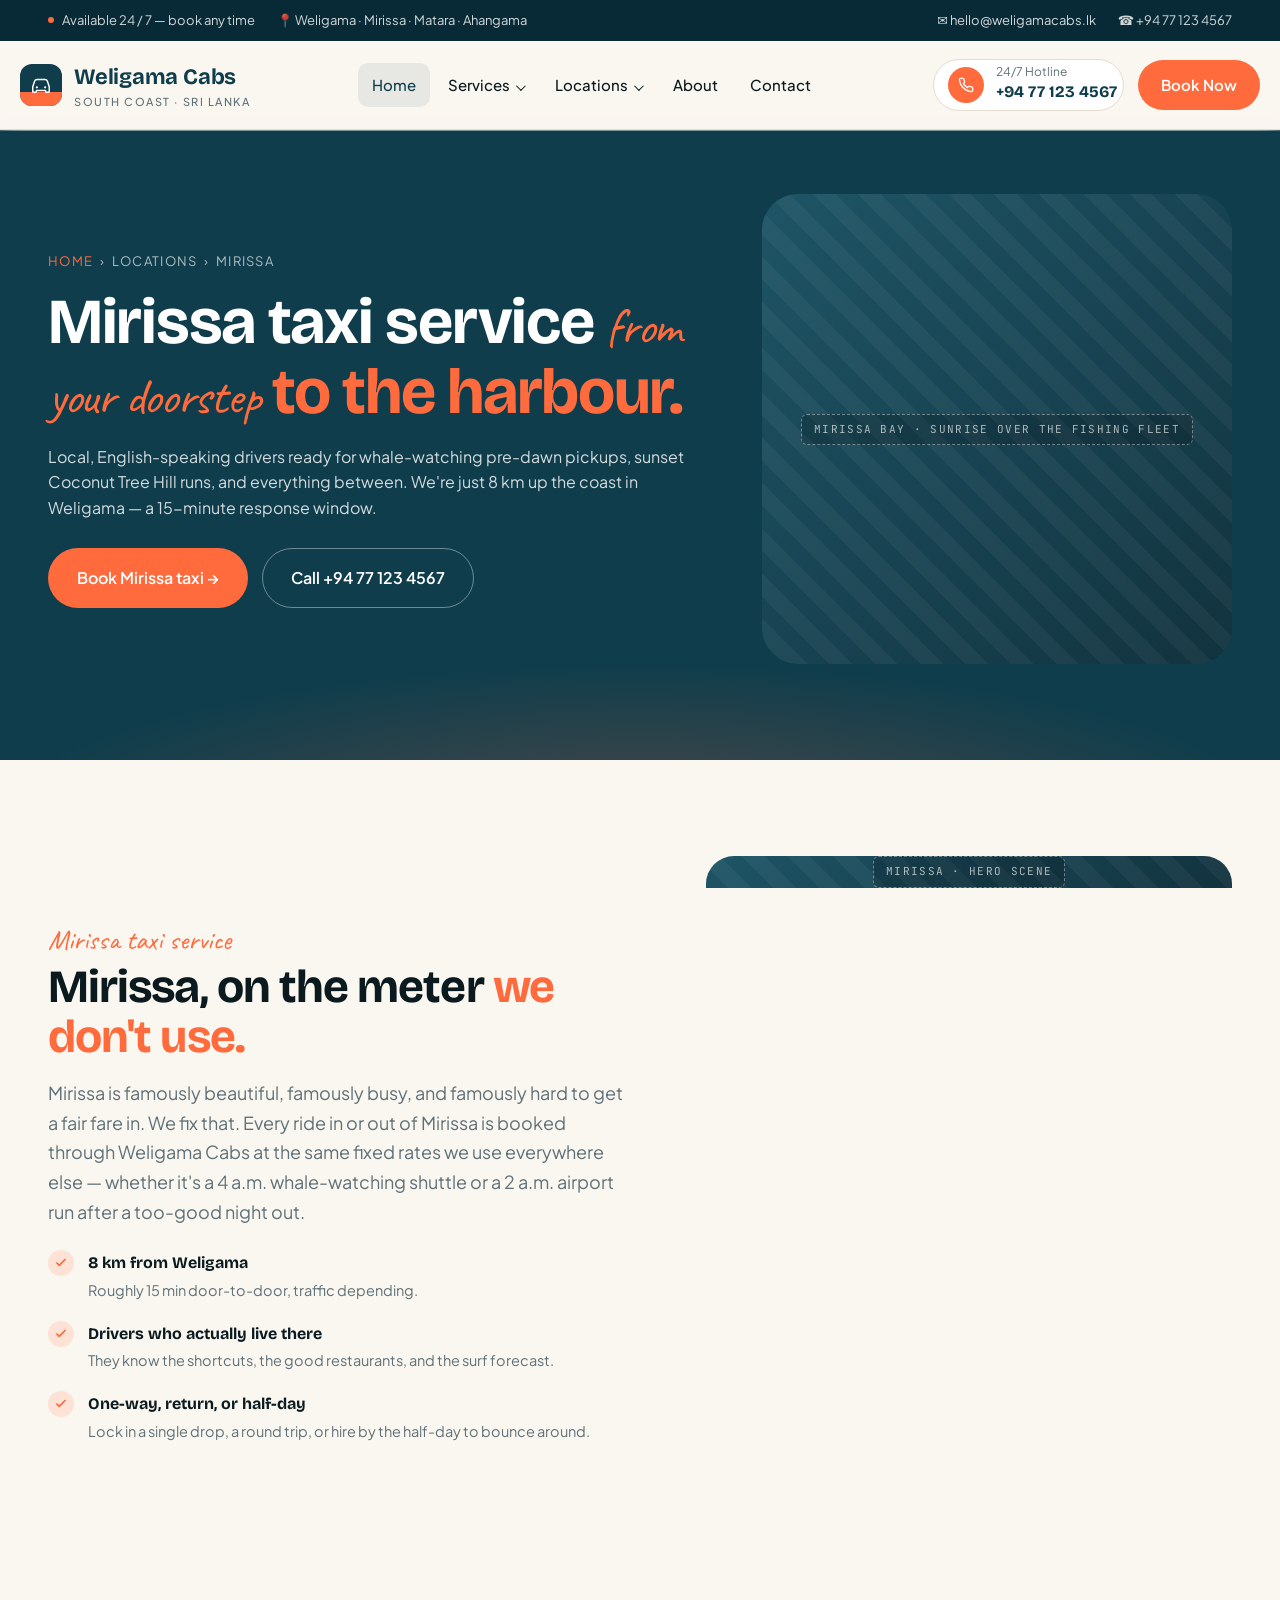
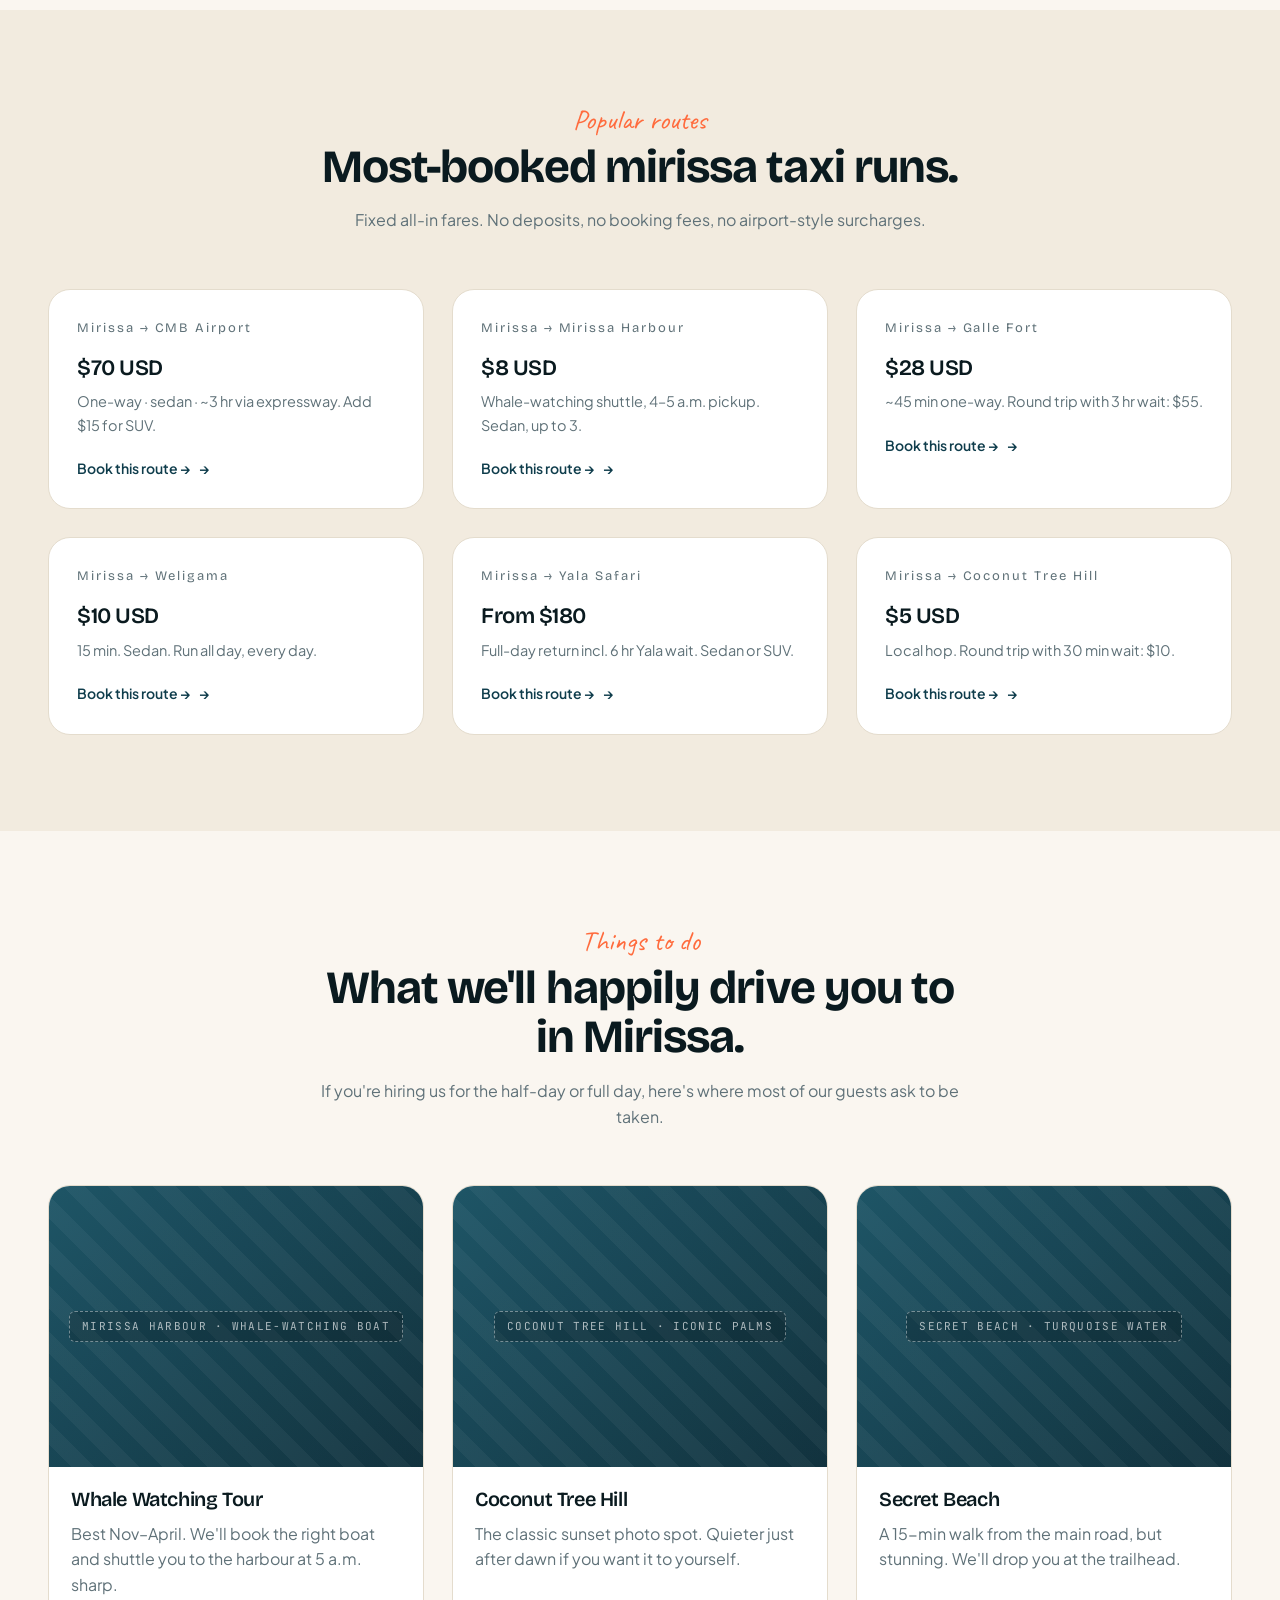
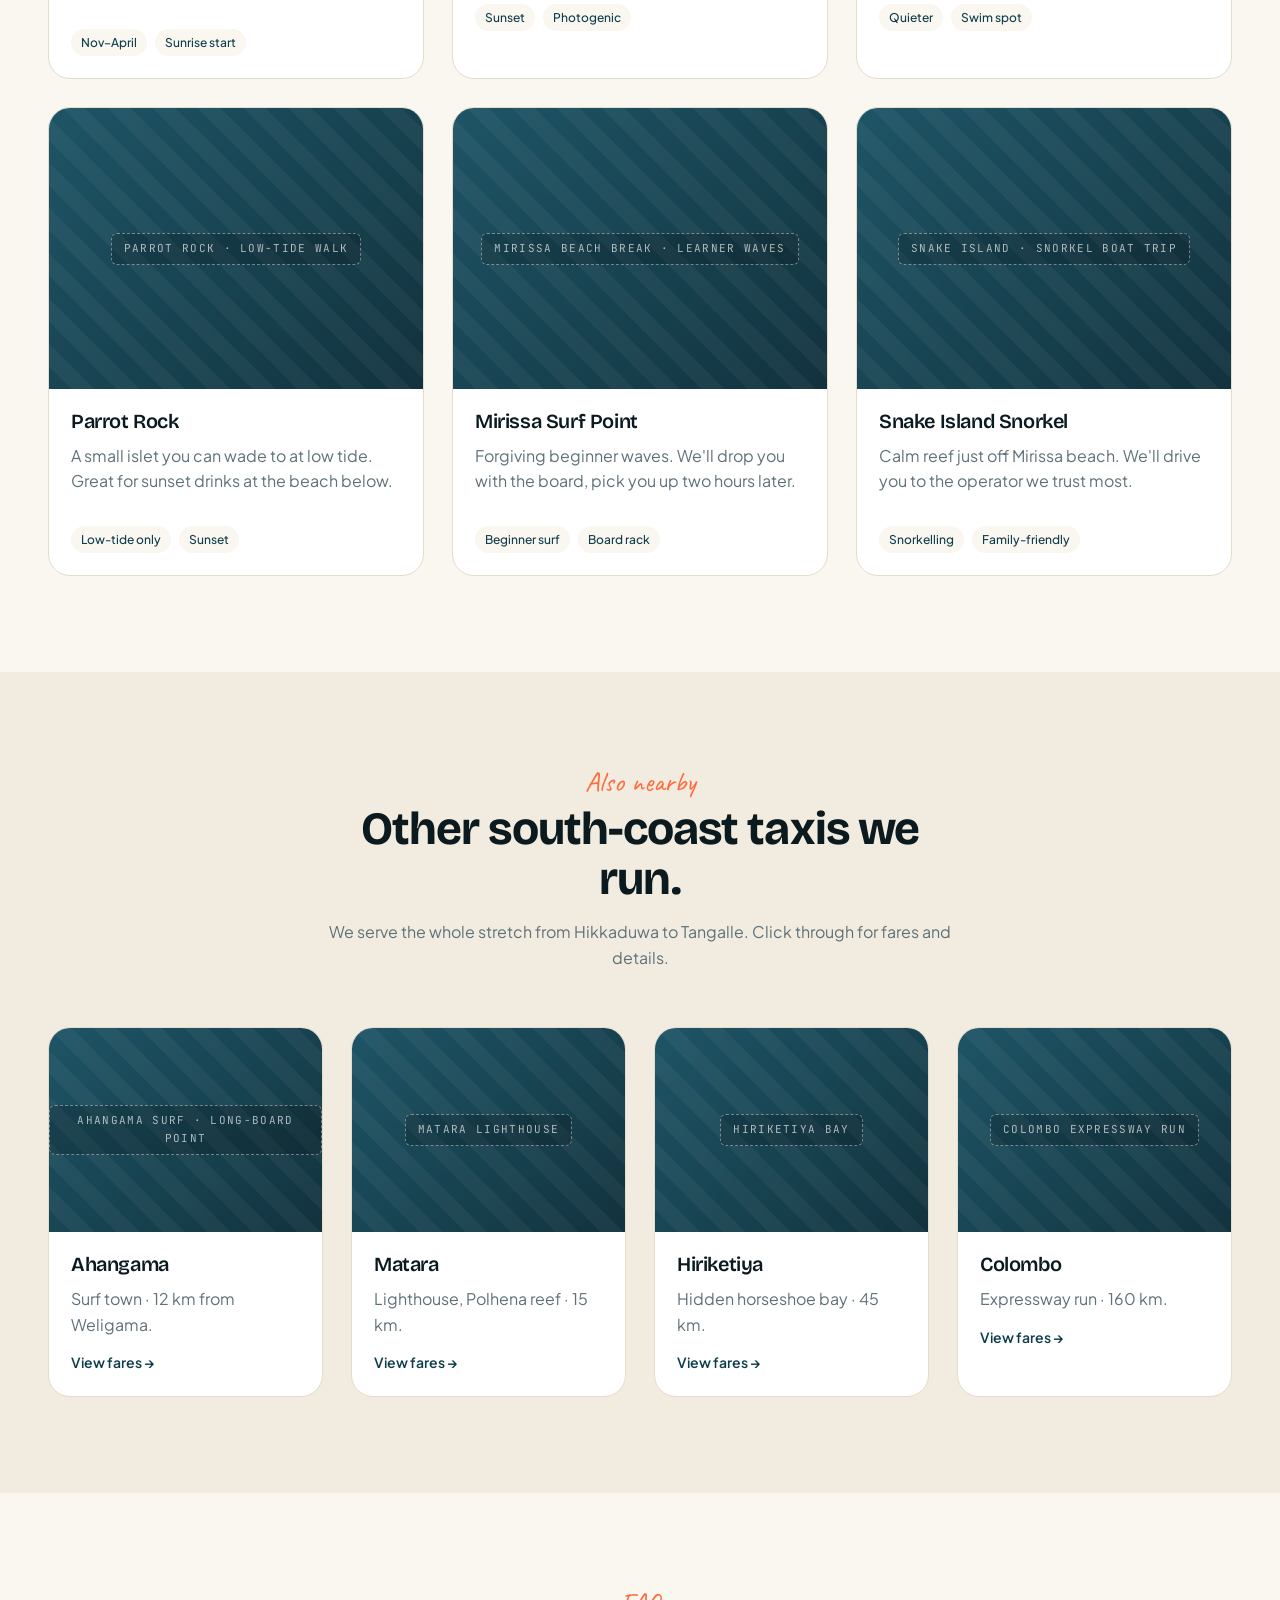
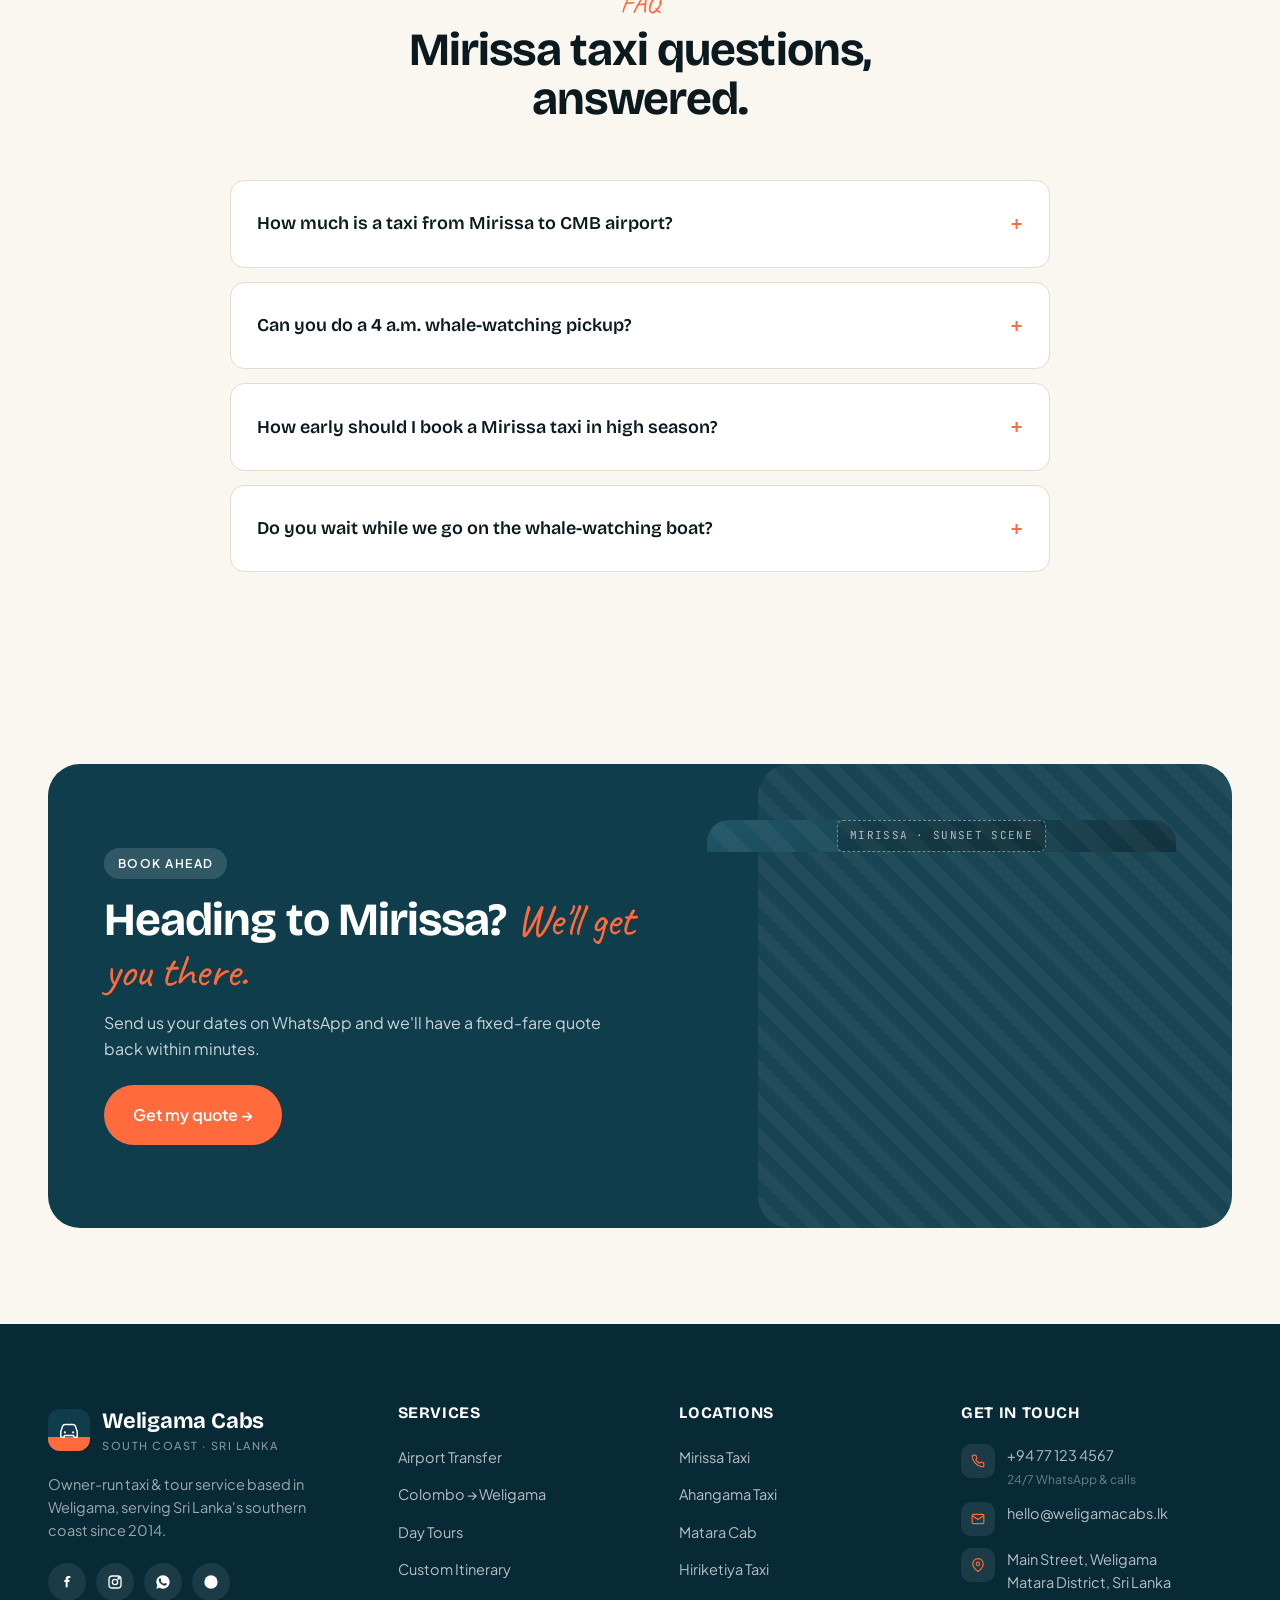
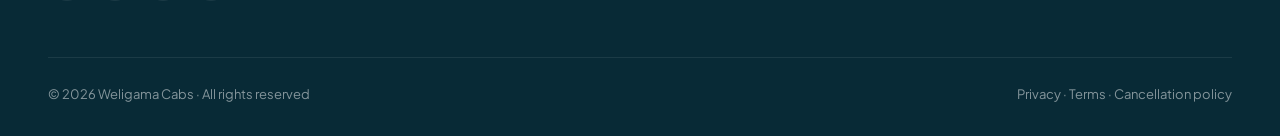
<file: mirissa-taxi-service.html>
<!doctype html>
<html lang="en">
<head>
<meta charset="utf-8" />
<meta name="viewport" content="width=device-width, initial-scale=1" />
<title>Mirissa Taxi Service — Whale Watching, Airport, Coconut Tree Hill | Weligama Cabs</title>
<meta name="description" content="Reliable taxi service in Mirissa — whale-watching transfers, airport pickups, and rides to Coconut Tree Hill and Secret Beach. Fixed fares from $8, 24/7 dispatch from neighbouring Weligama." />
<meta name="keywords" content="Mirissa taxi service, Mirissa whale watching taxi, taxi to Mirissa airport, Mirissa to Galle taxi" />
<meta name="robots" content="index, follow" />
<link rel="canonical" href="https://weligamacabs.lk/mirissa-taxi-service.html" />
<meta property="og:type" content="website" />
<meta property="og:title" content="Mirissa Taxi Service — Whale Watching, Airport, Coconut Tree Hill | Weligama Cabs" />
<meta property="og:description" content="Reliable taxi service in Mirissa — whale-watching transfers, airport pickups, and rides to Coconut Tree Hill and Secret Beach. Fixed fares from $8, 24/7 dispatch from neighbouring Weligama." />
<meta property="og:url" content="https://weligamacabs.lk/mirissa-taxi-service.html" />
<meta name="twitter:card" content="summary_large_image" />
<link rel="preconnect" href="https://fonts.googleapis.com" />
<link rel="preconnect" href="https://fonts.gstatic.com" crossorigin />
<link href="https://fonts.googleapis.com/css2?family=Bricolage+Grotesque:wght@500;600;700;800&family=Plus+Jakarta+Sans:wght@400;500;600;700&family=Caveat:wght@500;600&family=JetBrains+Mono:wght@400;500&display=swap" rel="stylesheet" />
<link rel="stylesheet" href="styles.css" />
<script type="application/ld+json">
{
  "@context": "https://schema.org",
  "@type": "TaxiService",
  "name": "Mirissa Taxi Service — Whale Watching, Airport, Coconut Tree Hill | Weligama Cabs",
  "description": "Reliable taxi service in Mirissa — whale-watching transfers, airport pickups, and rides to Coconut Tree Hill and Secret Beach. Fixed fares from $8, 24/7 dispatch from neighbouring Weligama.",
  "telephone": "+94 77 123 4567",
  "url": "https://weligamacabs.lk/mirissa-taxi-service.html",
  "areaServed": "Mirissa",
  "provider": {
    "@type": "TaxiService",
    "name": "Weligama Cabs",
    "url": "https://weligamacabs.lk"
  }
}
</script>
</head>
<body>
<!-- ============ TOPBAR ============ -->
<div class="topbar">
  <div class="inner">
    <div class="info">
      <span><span class="dot"></span> Available 24 / 7 — book any time</span>
      <span>📍 Weligama · Mirissa · Matara · Ahangama</span>
    </div>
    <div class="info">
      <span>✉ hello@weligamacabs.lk</span>
      <span>☎ +94 77 123 4567</span>
    </div>
  </div>
</div>


<!-- ============ HEADER ============ -->
<header class="site-header">
  <div class="container nav">
    <a href="index.html" class="brand">
      <span class="brand-mark">
        <svg width="22" height="22" viewBox="0 0 24 24" fill="none">
          <path d="M3 14l2-6a3 3 0 013-2h8a3 3 0 013 2l2 6v5a1 1 0 01-1 1h-2a1 1 0 01-1-1v-1H7v1a1 1 0 01-1 1H4a1 1 0 01-1-1v-5z" stroke="currentColor" stroke-width="1.6" stroke-linejoin="round"/>
          <circle cx="7.5" cy="14.5" r="1.2" fill="currentColor"/>
          <circle cx="16.5" cy="14.5" r="1.2" fill="currentColor"/>
        </svg>
      </span>
      <span>
        Weligama Cabs
        <small>South Coast · Sri Lanka</small>
      </span>
    </a>

    <ul class="nav-links">
      <li><a href="index.html" class="active">Home</a></li>
      <li class="has-menu">
        <a href="#">Services</a>
        <ul class="submenu">
          <li><a href="airport-transfer.html">Airport Transfer</a></li>
          <li><a href="colombo-to-weligama-taxi.html">Colombo to Weligama Taxi</a></li>
          <li><a href="weligama-day-tours.html">Weligama Day Tours</a></li>
        </ul>
      </li>
      <li class="has-menu">
        <a href="#">Locations</a>
        <ul class="submenu">
          <li><a href="mirissa-taxi-service.html">Mirissa Taxi Service</a></li>
          <li><a href="ahangama-taxi.html">Ahangama Taxi</a></li>
          <li><a href="matara-cab-service.html">Matara Cab Service</a></li>
          <li><a href="hiriketiya-taxi.html">Hiriketiya Taxi</a></li>
        </ul>
      </li>
      <li><a href="about.html">About</a></li>
      <li><a href="contact.html">Contact</a></li>
    </ul>

    <div class="nav-cta">
      <div class="call-chip">
        <span class="ico">
          <svg width="16" height="16" viewBox="0 0 24 24" fill="none"><path d="M22 16.92v3a2 2 0 01-2.18 2 19.79 19.79 0 01-8.63-3.07 19.5 19.5 0 01-6-6 19.79 19.79 0 01-3.07-8.67A2 2 0 014.11 2h3a2 2 0 012 1.72c.13.96.37 1.9.72 2.81a2 2 0 01-.45 2.11L8.09 9.91a16 16 0 006 6l1.27-1.27a2 2 0 012.11-.45c.91.35 1.85.59 2.81.72A2 2 0 0122 16.92z" stroke="currentColor" stroke-width="2" stroke-linejoin="round"/></svg>
        </span>
        <div>
          <small>24/7 Hotline</small>
          <strong>+94 77 123 4567</strong>
        </div>
      </div>
      <a href="contact.html" class="btn btn-primary">Book Now</a>
    </div>
  </div>
</header>
<section class="page-hero">
  <div class="container page-hero-grid">
    <div>
      <div class="crumbs"><a href="index.html">Home</a> &nbsp;›&nbsp; Locations &nbsp;›&nbsp; Mirissa</div>
      <h1>Mirissa taxi service <span class="script">from your doorstep</span> <span style="color:var(--c-coral);">to the harbour.</span></h1>
      <p>Local, English-speaking drivers ready for whale-watching pre-dawn pickups, sunset Coconut Tree Hill runs, and everything between. We're just 8 km up the coast in Weligama — a 15-minute response window.</p>
      <div class="hero-cta" style="margin-top:28px;">
        <a href="contact.html" class="btn btn-primary btn-lg">Book Mirissa taxi →</a>
        <a href="tel:+94771234567" class="btn btn-ghost btn-lg" style="color:#fff; border-color:rgba(255,255,255,.4);">Call +94 77 123 4567</a>
      </div>
    </div>
    <div class="hero-art" style="aspect-ratio:1/1; box-shadow:none;">
      <div class="photo-slot" data-label="Mirissa bay · sunrise over the fishing fleet"></div>
    </div>
  </div>
</section>

<section>
  <div class="container">
    <div class="feature-row">
      <div>
        <span class="eyebrow">Mirissa taxi service</span>
        <h2>Mirissa, on the meter <span class="script" style="color:var(--c-coral);">we don't use.</span></h2>
        <p class="lead">Mirissa is famously beautiful, famously busy, and famously hard to get a fair fare in. We fix that. Every ride in or out of Mirissa is booked through Weligama Cabs at the same fixed rates we use everywhere else — whether it's a 4 a.m. whale-watching shuttle or a 2 a.m. airport run after a too-good night out.</p>
        <ul class="feature-list">
          <li><span class="check"><svg width="14" height="14" viewBox="0 0 24 24" fill="none" stroke="currentColor" stroke-width="3"><path d="M5 12l4 4L19 6" stroke-linecap="round" stroke-linejoin="round"/></svg></span><div><strong>8 km from Weligama</strong><span>Roughly 15 min door-to-door, traffic depending.</span></div></li>
          <li><span class="check"><svg width="14" height="14" viewBox="0 0 24 24" fill="none" stroke="currentColor" stroke-width="3"><path d="M5 12l4 4L19 6" stroke-linecap="round" stroke-linejoin="round"/></svg></span><div><strong>Drivers who actually live there</strong><span>They know the shortcuts, the good restaurants, and the surf forecast.</span></div></li>
          <li><span class="check"><svg width="14" height="14" viewBox="0 0 24 24" fill="none" stroke="currentColor" stroke-width="3"><path d="M5 12l4 4L19 6" stroke-linecap="round" stroke-linejoin="round"/></svg></span><div><strong>One-way, return, or half-day</strong><span>Lock in a single drop, a round trip, or hire by the half-day to bounce around.</span></div></li>
        </ul>
      </div>
      <div class="feature-art"><div class="photo-slot" data-label="Mirissa · hero scene"></div></div>
    </div>
  </div>
</section>

<section class="bg-cream-2">
  <div class="container">
    <div class="section-head">
      <span class="eyebrow">Popular routes</span>
      <h2>Most-booked mirissa taxi runs.</h2>
      <p>Fixed all-in fares. No deposits, no booking fees, no airport-style surcharges.</p>
    </div>
    <div class="card-grid cols-3">
      
        <div class="service-card">
          <div class="num">Mirissa → CMB Airport</div>
          <h3>$70 USD</h3>
          <p>One-way · sedan · ~3 hr via expressway. Add $15 for SUV.</p>
          <a href="contact.html" class="link">Book this route →</a>
        </div>
      
        <div class="service-card">
          <div class="num">Mirissa → Mirissa Harbour</div>
          <h3>$8 USD</h3>
          <p>Whale-watching shuttle, 4–5 a.m. pickup. Sedan, up to 3.</p>
          <a href="contact.html" class="link">Book this route →</a>
        </div>
      
        <div class="service-card">
          <div class="num">Mirissa → Galle Fort</div>
          <h3>$28 USD</h3>
          <p>~45 min one-way. Round trip with 3 hr wait: $55.</p>
          <a href="contact.html" class="link">Book this route →</a>
        </div>
      
        <div class="service-card">
          <div class="num">Mirissa → Weligama</div>
          <h3>$10 USD</h3>
          <p>15 min. Sedan. Run all day, every day.</p>
          <a href="contact.html" class="link">Book this route →</a>
        </div>
      
        <div class="service-card">
          <div class="num">Mirissa → Yala Safari</div>
          <h3>From $180</h3>
          <p>Full-day return incl. 6 hr Yala wait. Sedan or SUV.</p>
          <a href="contact.html" class="link">Book this route →</a>
        </div>
      
        <div class="service-card">
          <div class="num">Mirissa → Coconut Tree Hill</div>
          <h3>$5 USD</h3>
          <p>Local hop. Round trip with 30 min wait: $10.</p>
          <a href="contact.html" class="link">Book this route →</a>
        </div>
      
    </div>
  </div>
</section>

<section>
  <div class="container">
    <div class="section-head">
      <span class="eyebrow">Things to do</span>
      <h2>What we'll happily drive you to in Mirissa.</h2>
      <p>If you're hiring us for the half-day or full day, here's where most of our guests ask to be taken.</p>
    </div>
    <div class="card-grid cols-3">
      
        <div class="dest-card">
          <div class="photo-slot" data-label="Mirissa harbour · whale-watching boat"></div>
          <div class="body">
            <h3>Whale Watching Tour</h3>
            <p>Best Nov–April. We'll book the right boat and shuttle you to the harbour at 5 a.m. sharp.</p>
            <div class="tags"><span class="tag">Nov–April</span><span class="tag">Sunrise start</span></div>
          </div>
        </div>
      
        <div class="dest-card">
          <div class="photo-slot" data-label="Coconut Tree Hill · iconic palms"></div>
          <div class="body">
            <h3>Coconut Tree Hill</h3>
            <p>The classic sunset photo spot. Quieter just after dawn if you want it to yourself.</p>
            <div class="tags"><span class="tag">Sunset</span><span class="tag">Photogenic</span></div>
          </div>
        </div>
      
        <div class="dest-card">
          <div class="photo-slot" data-label="Secret Beach · turquoise water"></div>
          <div class="body">
            <h3>Secret Beach</h3>
            <p>A 15-min walk from the main road, but stunning. We'll drop you at the trailhead.</p>
            <div class="tags"><span class="tag">Quieter</span><span class="tag">Swim spot</span></div>
          </div>
        </div>
      
        <div class="dest-card">
          <div class="photo-slot" data-label="Parrot Rock · low-tide walk"></div>
          <div class="body">
            <h3>Parrot Rock</h3>
            <p>A small islet you can wade to at low tide. Great for sunset drinks at the beach below.</p>
            <div class="tags"><span class="tag">Low-tide only</span><span class="tag">Sunset</span></div>
          </div>
        </div>
      
        <div class="dest-card">
          <div class="photo-slot" data-label="Mirissa beach break · learner waves"></div>
          <div class="body">
            <h3>Mirissa Surf Point</h3>
            <p>Forgiving beginner waves. We'll drop you with the board, pick you up two hours later.</p>
            <div class="tags"><span class="tag">Beginner surf</span><span class="tag">Board rack</span></div>
          </div>
        </div>
      
        <div class="dest-card">
          <div class="photo-slot" data-label="Snake Island · snorkel boat trip"></div>
          <div class="body">
            <h3>Snake Island Snorkel</h3>
            <p>Calm reef just off Mirissa beach. We'll drive you to the operator we trust most.</p>
            <div class="tags"><span class="tag">Snorkelling</span><span class="tag">Family-friendly</span></div>
          </div>
        </div>
      
    </div>
  </div>
</section>

<section class="bg-cream-2">
  <div class="container">
    <div class="section-head">
      <span class="eyebrow">Also nearby</span>
      <h2>Other south-coast taxis we run.</h2>
      <p>We serve the whole stretch from Hikkaduwa to Tangalle. Click through for fares and details.</p>
    </div>
    <div class="card-grid cols-4">
      
        <a href="ahangama-taxi.html" class="dest-card">
          <div class="photo-slot" data-label="Ahangama surf · long-board point"></div>
          <div class="body">
            <h3>Ahangama</h3>
            <p style="margin-bottom: 4px;">Surf town · 12 km from Weligama.</p>
            <span class="link" style="color:var(--c-ocean); font-weight:600; font-size:14px;">View fares →</span>
          </div>
        </a>
      
        <a href="matara-cab-service.html" class="dest-card">
          <div class="photo-slot" data-label="Matara lighthouse"></div>
          <div class="body">
            <h3>Matara</h3>
            <p style="margin-bottom: 4px;">Lighthouse, Polhena reef · 15 km.</p>
            <span class="link" style="color:var(--c-ocean); font-weight:600; font-size:14px;">View fares →</span>
          </div>
        </a>
      
        <a href="hiriketiya-taxi.html" class="dest-card">
          <div class="photo-slot" data-label="Hiriketiya bay"></div>
          <div class="body">
            <h3>Hiriketiya</h3>
            <p style="margin-bottom: 4px;">Hidden horseshoe bay · 45 km.</p>
            <span class="link" style="color:var(--c-ocean); font-weight:600; font-size:14px;">View fares →</span>
          </div>
        </a>
      
        <a href="colombo-to-weligama-taxi.html" class="dest-card">
          <div class="photo-slot" data-label="Colombo expressway run"></div>
          <div class="body">
            <h3>Colombo</h3>
            <p style="margin-bottom: 4px;">Expressway run · 160 km.</p>
            <span class="link" style="color:var(--c-ocean); font-weight:600; font-size:14px;">View fares →</span>
          </div>
        </a>
      
    </div>
  </div>
</section>

<section>
  <div class="container">
    <div class="section-head">
      <span class="eyebrow">FAQ</span>
      <h2>Mirissa taxi questions, answered.</h2>
    </div>
    <div class="faq-list">
      <details class="faq-item"><summary>How much is a taxi from Mirissa to CMB airport?</summary><p>Fixed at $70 USD in a sedan (up to 3 pax, 2 bags), $85 in an SUV, or $100 in an 8-seat van. The fare is door-to-door, includes the expressway toll, and is locked in at booking.</p></details><details class="faq-item"><summary>Can you do a 4 a.m. whale-watching pickup?</summary><p>Absolutely — it's one of our most-booked rides. $8 from anywhere in Mirissa to the harbour. If you're staying in Weligama, we'll come down for $10.</p></details><details class="faq-item"><summary>How early should I book a Mirissa taxi in high season?</summary><p>For airport runs in December–February, ideally 2–3 days ahead. For local hops (Coconut Tree Hill, Galle, etc.) the morning of is fine — message us by 9 p.m. the night before for early starts.</p></details><details class="faq-item"><summary>Do you wait while we go on the whale-watching boat?</summary><p>We don't — the harbour parking is terrible at peak hours. Instead, message your driver when you're heading back to shore, and they'll come down to collect you. Pickup-from-harbour costs the same $8.</p></details>
    </div>
  </div>
</section>

<section>
  <div class="container">
    <div class="cta-banner">
      <div class="left">
        <span class="pill">Book ahead</span>
        <h2>Heading to Mirissa? <span class="script">We'll get you there.</span></h2>
        <p>Send us your dates on WhatsApp and we'll have a fixed-fare quote back within minutes.</p>
        <a href="contact.html" class="btn btn-primary btn-lg">Get my quote →</a>
      </div>
      <div class="right">
        <div class="photo-slot" data-label="Mirissa · sunset scene"></div>
      </div>
    </div>
  </div>
</section>

<!-- ============ FOOTER ============ -->
<footer class="site-footer">
  <div class="container">
    <div class="footer-grid">
      <div class="footer-brand">
        <a href="index.html" class="brand">
          <span class="brand-mark">
            <svg width="22" height="22" viewBox="0 0 24 24" fill="none">
              <path d="M3 14l2-6a3 3 0 013-2h8a3 3 0 013 2l2 6v5a1 1 0 01-1 1h-2a1 1 0 01-1-1v-1H7v1a1 1 0 01-1 1H4a1 1 0 01-1-1v-5z" stroke="currentColor" stroke-width="1.6" stroke-linejoin="round"/>
              <circle cx="7.5" cy="14.5" r="1.2" fill="currentColor"/>
              <circle cx="16.5" cy="14.5" r="1.2" fill="currentColor"/>
            </svg>
          </span>
          <span style="color:#fff;">Weligama Cabs<small style="color:rgba(255,255,255,.5);">South Coast · Sri Lanka</small></span>
        </a>
        <p>Owner-run taxi & tour service based in Weligama, serving Sri Lanka's southern coast since 2014.</p>
        <div class="footer-socials">
          <a href="#" aria-label="Facebook"><svg width="16" height="16" viewBox="0 0 24 24" fill="currentColor"><path d="M14 9V7a1 1 0 011-1h2V3h-3a4 4 0 00-4 4v2H8v3h2v8h3v-8h2.5l.5-3H13z"/></svg></a>
          <a href="#" aria-label="Instagram"><svg width="16" height="16" viewBox="0 0 24 24" fill="none" stroke="currentColor" stroke-width="2"><rect x="3" y="3" width="18" height="18" rx="5"/><circle cx="12" cy="12" r="4"/><circle cx="17.5" cy="6.5" r="1" fill="currentColor"/></svg></a>
          <a href="#" aria-label="WhatsApp"><svg width="16" height="16" viewBox="0 0 24 24" fill="currentColor"><path d="M12 2C6.5 2 2 6.5 2 12c0 1.8.5 3.5 1.4 5L2 22l5.2-1.4C8.6 21.5 10.3 22 12 22c5.5 0 10-4.5 10-10S17.5 2 12 2zm5 14.2c-.2.6-1.2 1.2-1.7 1.3-.4.1-1 .1-1.6-.1-.4-.1-1-.3-1.7-.6-3-1.3-5-4.3-5.1-4.5-.1-.2-1.2-1.6-1.2-3 0-1.4.7-2.1 1-2.4.2-.3.5-.4.7-.4h.5c.2 0 .4 0 .6.5l.9 2c.1.2 0 .4-.1.5l-.4.5c-.2.2-.3.4-.1.7.2.3.9 1.4 1.9 2.3 1.3 1.1 2.4 1.5 2.7 1.6.3.1.4.1.6-.1l.7-.9c.2-.2.4-.2.6-.1l1.9.9c.2.1.4.2.4.3.1.2.1.7-.1 1.5z"/></svg></a>
          <a href="#" aria-label="TripAdvisor"><svg width="16" height="16" viewBox="0 0 24 24" fill="currentColor"><circle cx="12" cy="12" r="10"/></svg></a>
        </div>
      </div>

      <div class="footer-col">
        <h4>Services</h4>
        <ul>
          <li><a href="airport-transfer.html">Airport Transfer</a></li>
          <li><a href="colombo-to-weligama-taxi.html">Colombo → Weligama</a></li>
          <li><a href="weligama-day-tours.html">Day Tours</a></li>
          <li><a href="contact.html">Custom Itinerary</a></li>
        </ul>
      </div>

      <div class="footer-col">
        <h4>Locations</h4>
        <ul>
          <li><a href="mirissa-taxi-service.html">Mirissa Taxi</a></li>
          <li><a href="ahangama-taxi.html">Ahangama Taxi</a></li>
          <li><a href="matara-cab-service.html">Matara Cab</a></li>
          <li><a href="hiriketiya-taxi.html">Hiriketiya Taxi</a></li>
        </ul>
      </div>

      <div class="footer-col">
        <h4>Get in touch</h4>
        <ul class="footer-contact">
          <li>
            <span class="ico"><svg width="14" height="14" viewBox="0 0 24 24" fill="none" stroke="currentColor" stroke-width="2"><path d="M22 16.92v3a2 2 0 01-2.18 2 19.79 19.79 0 01-8.63-3.07 19.5 19.5 0 01-6-6 19.79 19.79 0 01-3.07-8.67A2 2 0 014.11 2h3a2 2 0 012 1.72c.13.96.37 1.9.72 2.81a2 2 0 01-.45 2.11L8.09 9.91a16 16 0 006 6l1.27-1.27a2 2 0 012.11-.45c.91.35 1.85.59 2.81.72A2 2 0 0122 16.92z"/></svg></span>
            <span>+94 77 123 4567<br/><small style="color:rgba(255,255,255,.4);">24/7 WhatsApp & calls</small></span>
          </li>
          <li>
            <span class="ico"><svg width="14" height="14" viewBox="0 0 24 24" fill="none" stroke="currentColor" stroke-width="2"><path d="M4 4h16c1 0 2 1 2 2v12c0 1-1 2-2 2H4c-1 0-2-1-2-2V6c0-1 1-2 2-2z"/><path d="M22 6L12 13 2 6"/></svg></span>
            <span>hello@weligamacabs.lk</span>
          </li>
          <li>
            <span class="ico"><svg width="14" height="14" viewBox="0 0 24 24" fill="none" stroke="currentColor" stroke-width="2"><path d="M21 10c0 7-9 13-9 13S3 17 3 10a9 9 0 0118 0z"/><circle cx="12" cy="10" r="3"/></svg></span>
            <span>Main Street, Weligama<br/>Matara District, Sri Lanka</span>
          </li>
        </ul>
      </div>
    </div>

    <div class="footer-bottom">
      <div>© 2026 Weligama Cabs · All rights reserved</div>
      <div><a href="#">Privacy</a> · <a href="#">Terms</a> · <a href="#">Cancellation policy</a></div>
    </div>
  </div>
</footer>
</body>
</html>
</file>
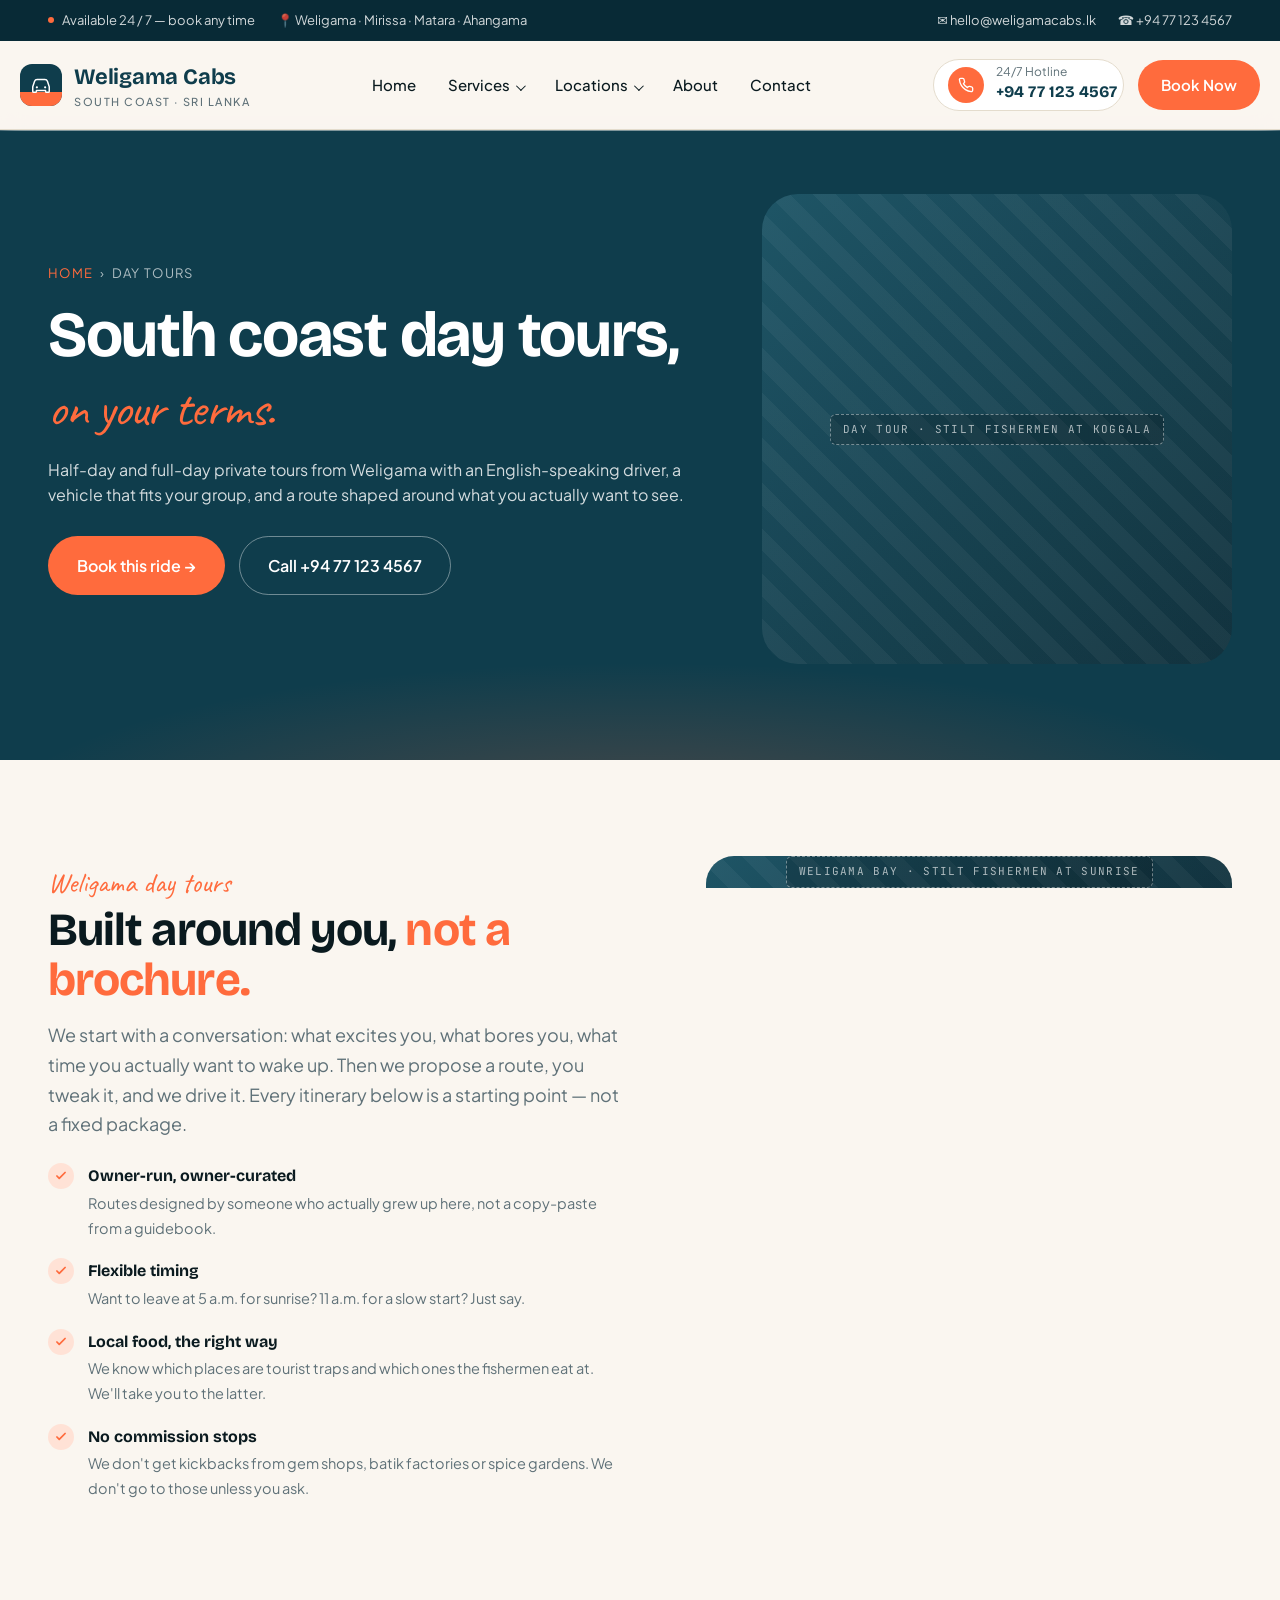
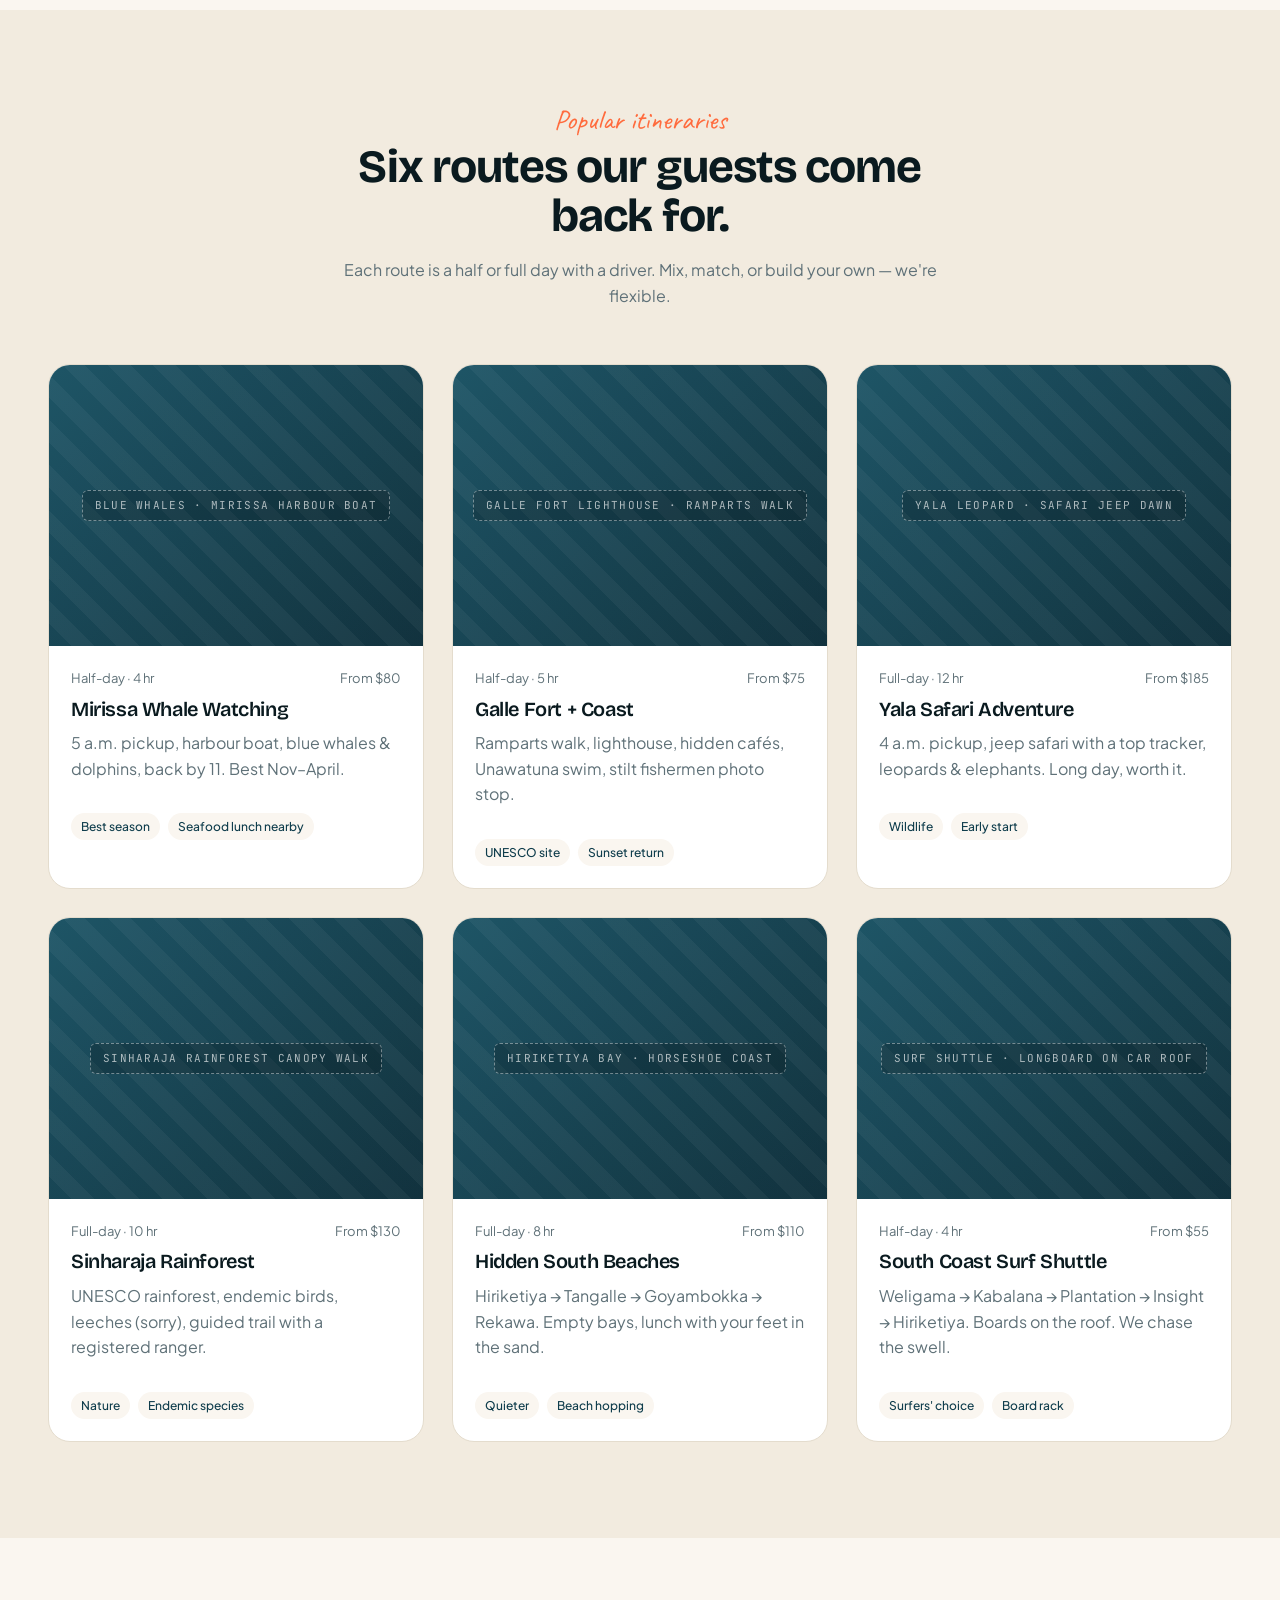
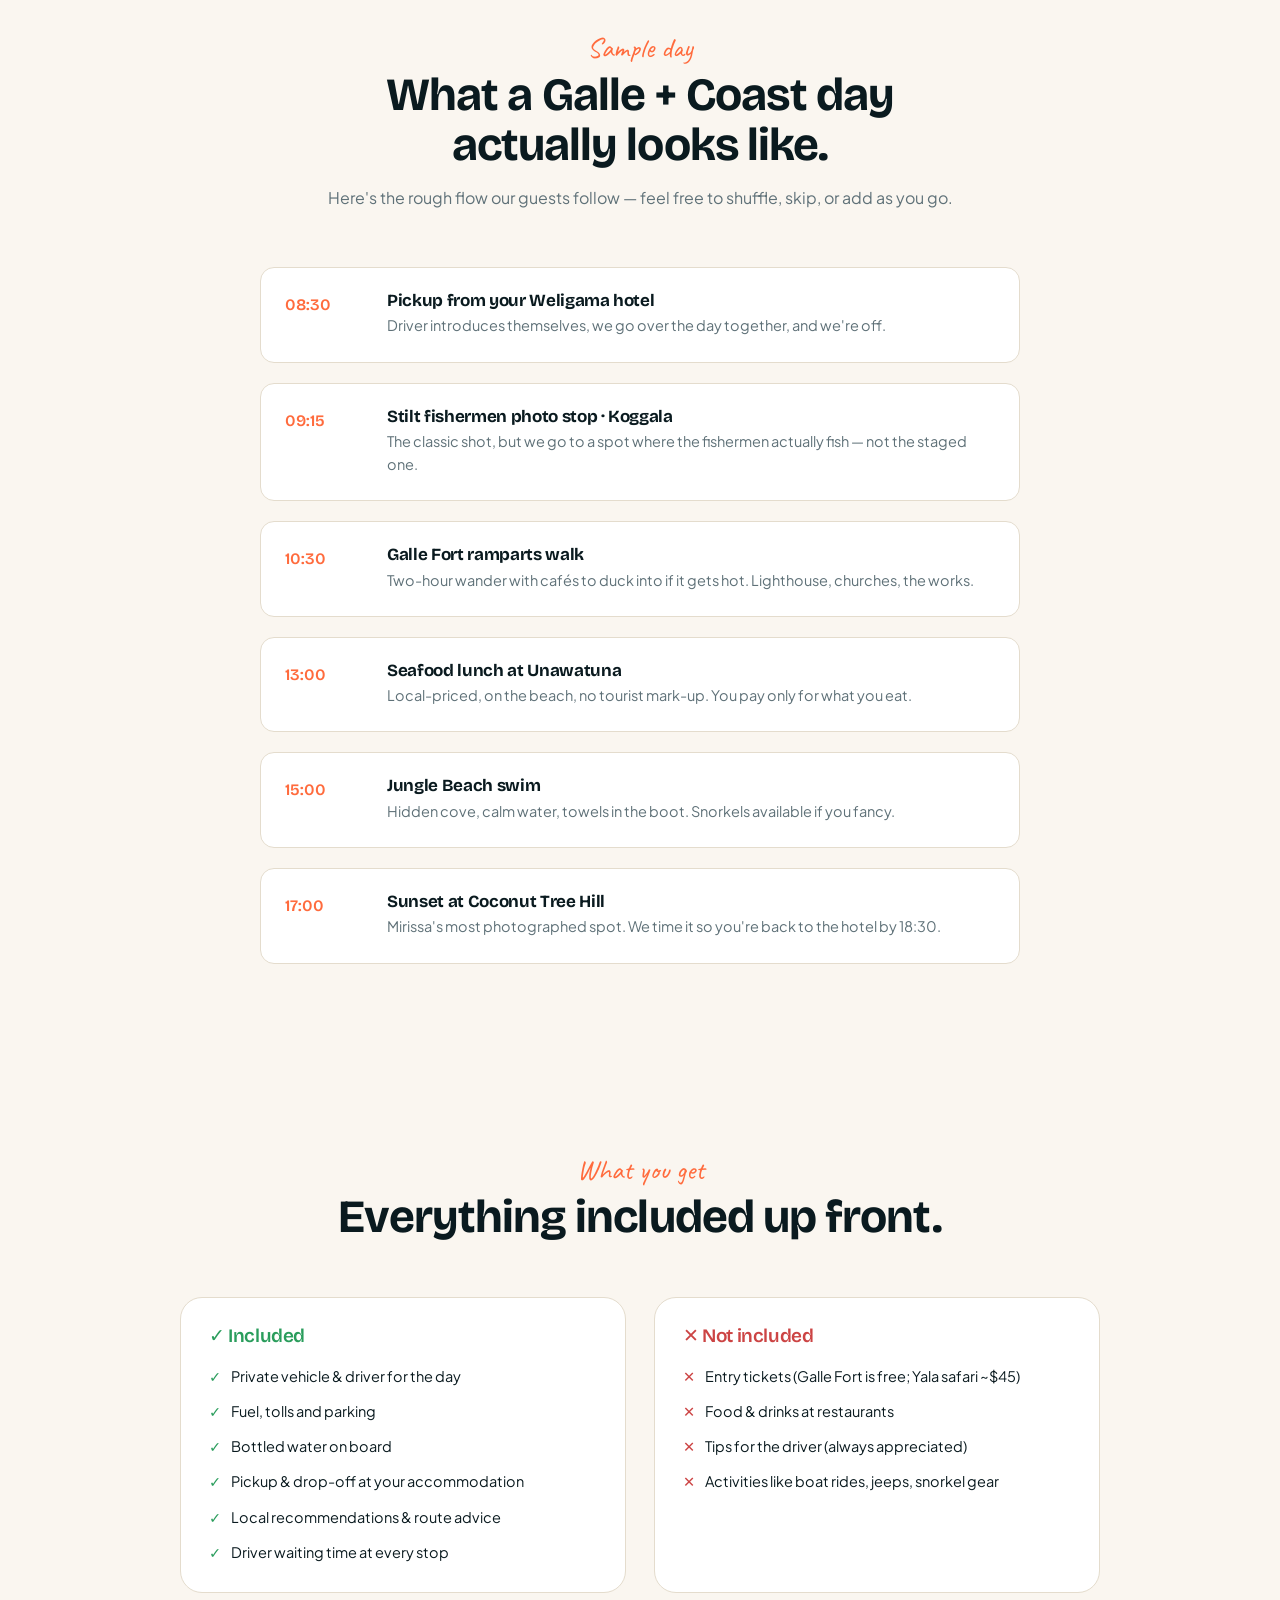
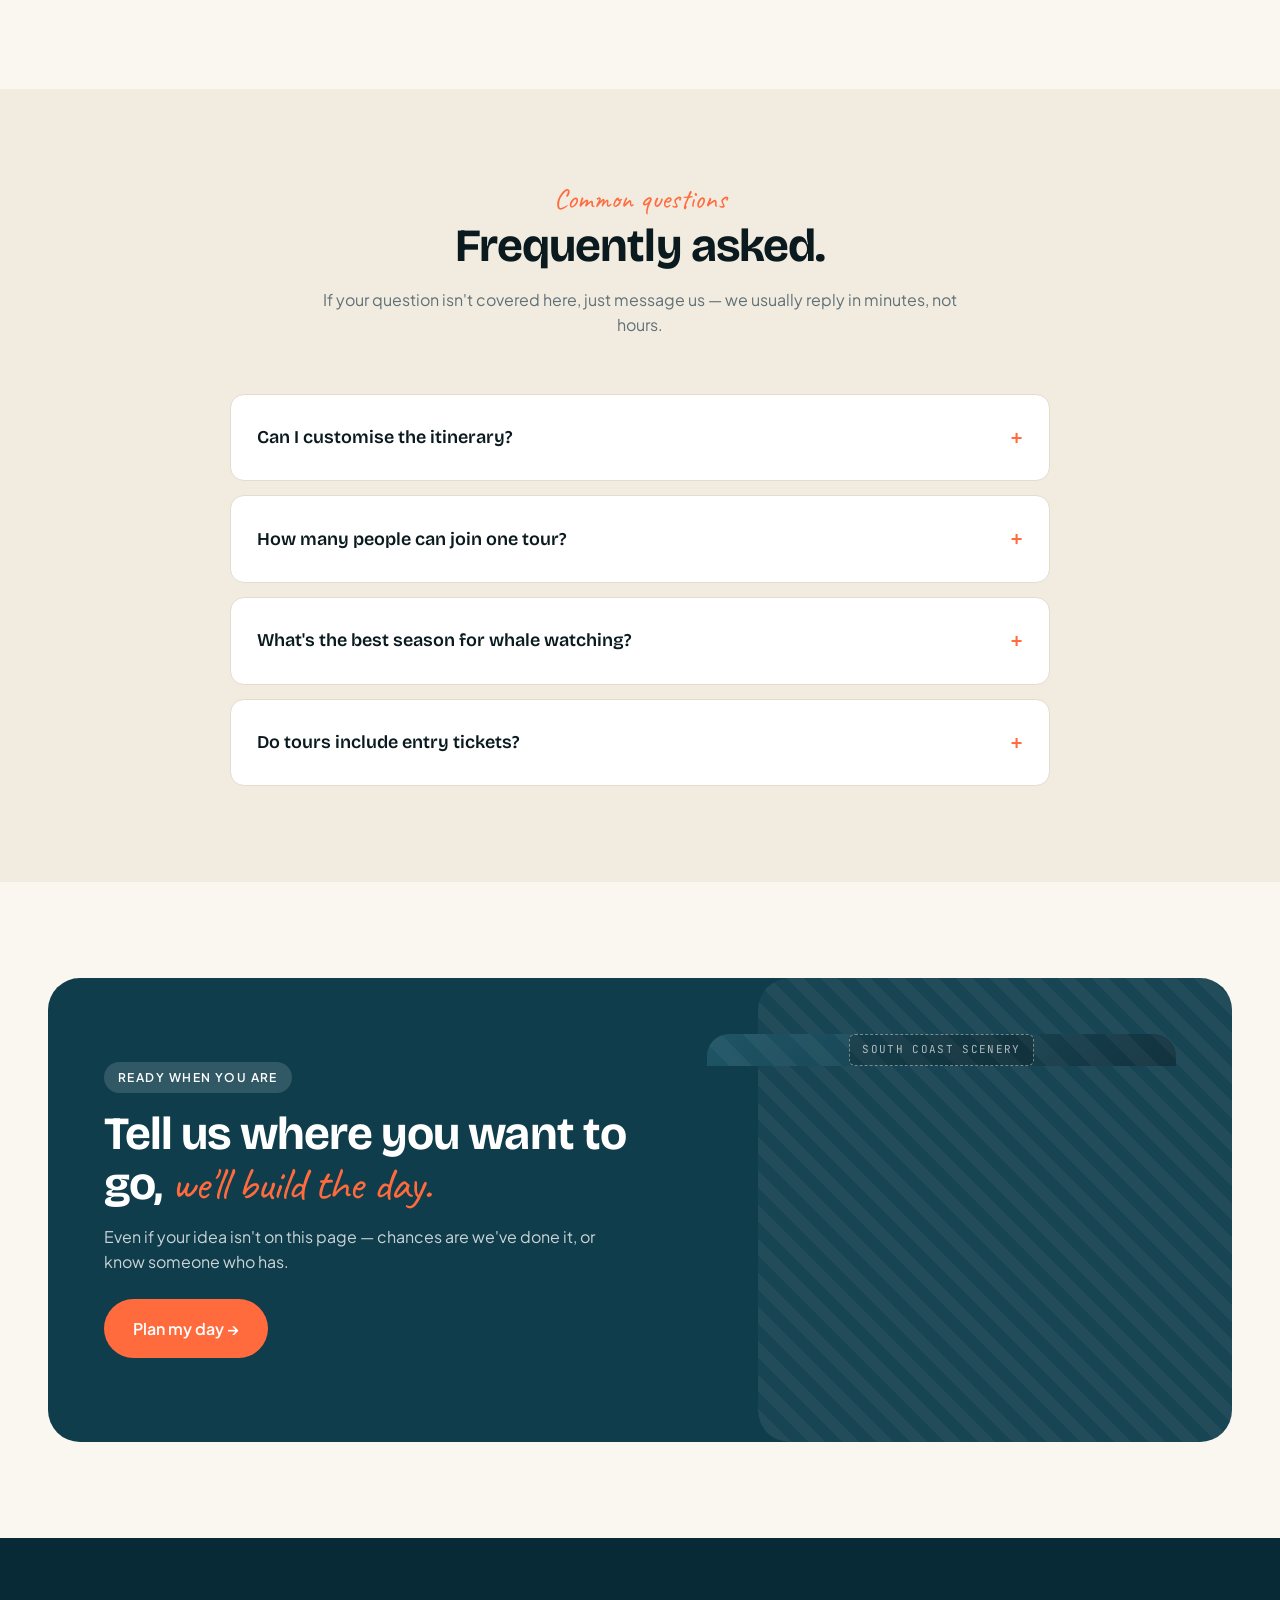
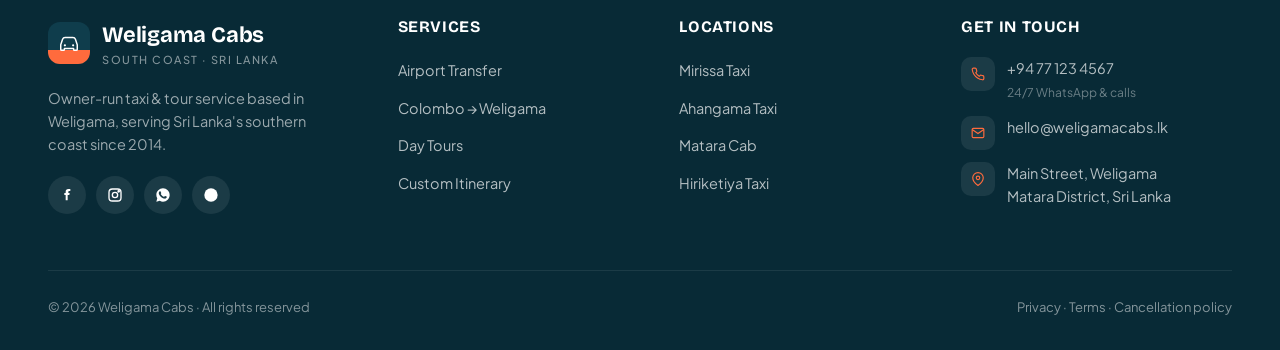
<file: weligama-day-tours.html>
<!doctype html>
<html lang="en">
<head>
<meta charset="utf-8" />
<meta name="viewport" content="width=device-width, initial-scale=1" />
<title>Weligama Day Tours — Mirissa Whales, Galle Fort, Yala Safari | Weligama Cabs</title>
<meta name="description" content="Private day tours from Weligama with English-speaking driver: Mirissa whale watching, Galle Fort, Yala safari, Sinharaja rainforest, and surf shuttles. Fixed all-in fares from $55." />
<meta name="keywords" content="Weligama day tours, Mirissa whale watching tour, Galle Fort tour from Weligama, Yala safari Weligama, South Coast Sri Lanka tour" />
<meta name="robots" content="index, follow" />
<link rel="canonical" href="https://weligamacabs.lk/weligama-day-tours.html" />
<meta property="og:type" content="website" />
<meta property="og:title" content="Weligama Day Tours — Mirissa Whales, Galle Fort, Yala Safari | Weligama Cabs" />
<meta property="og:description" content="Private day tours from Weligama with English-speaking driver: Mirissa whale watching, Galle Fort, Yala safari, Sinharaja rainforest, and surf shuttles. Fixed all-in fares from $55." />
<meta property="og:url" content="https://weligamacabs.lk/weligama-day-tours.html" />
<meta name="twitter:card" content="summary_large_image" />
<link rel="preconnect" href="https://fonts.googleapis.com" />
<link rel="preconnect" href="https://fonts.gstatic.com" crossorigin />
<link href="https://fonts.googleapis.com/css2?family=Bricolage+Grotesque:wght@500;600;700;800&family=Plus+Jakarta+Sans:wght@400;500;600;700&family=Caveat:wght@500;600&family=JetBrains+Mono:wght@400;500&display=swap" rel="stylesheet" />
<link rel="stylesheet" href="styles.css" />
<script type="application/ld+json">
{
  "@context": "https://schema.org",
  "@type": "Service",
  "name": "Weligama Day Tours — Mirissa Whales, Galle Fort, Yala Safari | Weligama Cabs",
  "description": "Private day tours from Weligama with English-speaking driver: Mirissa whale watching, Galle Fort, Yala safari, Sinharaja rainforest, and surf shuttles. Fixed all-in fares from $55.",
  "provider": {
    "@type": "TaxiService",
    "name": "Weligama Cabs",
    "telephone": "+94 77 123 4567",
    "url": "https://weligamacabs.lk",
    "areaServed": "Southern Province, Sri Lanka"
  }
}
</script>
</head>
<body>
<!-- ============ TOPBAR ============ -->
<div class="topbar">
  <div class="inner">
    <div class="info">
      <span><span class="dot"></span> Available 24 / 7 — book any time</span>
      <span>📍 Weligama · Mirissa · Matara · Ahangama</span>
    </div>
    <div class="info">
      <span>✉ hello@weligamacabs.lk</span>
      <span>☎ +94 77 123 4567</span>
    </div>
  </div>
</div>


<!-- ============ HEADER ============ -->
<header class="site-header">
  <div class="container nav">
    <a href="index.html" class="brand">
      <span class="brand-mark">
        <svg width="22" height="22" viewBox="0 0 24 24" fill="none">
          <path d="M3 14l2-6a3 3 0 013-2h8a3 3 0 013 2l2 6v5a1 1 0 01-1 1h-2a1 1 0 01-1-1v-1H7v1a1 1 0 01-1 1H4a1 1 0 01-1-1v-5z" stroke="currentColor" stroke-width="1.6" stroke-linejoin="round"/>
          <circle cx="7.5" cy="14.5" r="1.2" fill="currentColor"/>
          <circle cx="16.5" cy="14.5" r="1.2" fill="currentColor"/>
        </svg>
      </span>
      <span>
        Weligama Cabs
        <small>South Coast · Sri Lanka</small>
      </span>
    </a>

    <ul class="nav-links">
      <li><a href="index.html">Home</a></li>
      <li class="has-menu">
        <a href="#">Services</a>
        <ul class="submenu">
          <li><a href="airport-transfer.html">Airport Transfer</a></li>
          <li><a href="colombo-to-weligama-taxi.html">Colombo to Weligama Taxi</a></li>
          <li><a href="weligama-day-tours.html">Weligama Day Tours</a></li>
        </ul>
      </li>
      <li class="has-menu">
        <a href="#">Locations</a>
        <ul class="submenu">
          <li><a href="mirissa-taxi-service.html">Mirissa Taxi Service</a></li>
          <li><a href="ahangama-taxi.html">Ahangama Taxi</a></li>
          <li><a href="matara-cab-service.html">Matara Cab Service</a></li>
          <li><a href="hiriketiya-taxi.html">Hiriketiya Taxi</a></li>
        </ul>
      </li>
      <li><a href="about.html">About</a></li>
      <li><a href="contact.html">Contact</a></li>
    </ul>

    <div class="nav-cta">
      <div class="call-chip">
        <span class="ico">
          <svg width="16" height="16" viewBox="0 0 24 24" fill="none"><path d="M22 16.92v3a2 2 0 01-2.18 2 19.79 19.79 0 01-8.63-3.07 19.5 19.5 0 01-6-6 19.79 19.79 0 01-3.07-8.67A2 2 0 014.11 2h3a2 2 0 012 1.72c.13.96.37 1.9.72 2.81a2 2 0 01-.45 2.11L8.09 9.91a16 16 0 006 6l1.27-1.27a2 2 0 012.11-.45c.91.35 1.85.59 2.81.72A2 2 0 0122 16.92z" stroke="currentColor" stroke-width="2" stroke-linejoin="round"/></svg>
        </span>
        <div>
          <small>24/7 Hotline</small>
          <strong>+94 77 123 4567</strong>
        </div>
      </div>
      <a href="contact.html" class="btn btn-primary">Book Now</a>
    </div>
  </div>
</header>
<section class="page-hero">
  <div class="container page-hero-grid">
    <div>
      <div class="crumbs"><a href="index.html">Home</a> &nbsp;›&nbsp; Day Tours</div>
      <h1>South coast day tours, <span class="script">on your terms.</span></h1>
      <p>Half-day and full-day private tours from Weligama with an English-speaking driver, a vehicle that fits your group, and a route shaped around what you actually want to see.</p>
      <div class="hero-cta" style="margin-top:28px;">
        <a href="contact.html" class="btn btn-primary btn-lg">Book this ride →</a>
        <a href="tel:+94771234567" class="btn btn-ghost btn-lg" style="color:#fff; border-color:rgba(255,255,255,.4);">Call +94 77 123 4567</a>
      </div>
    </div>
    <div class="hero-art" style="aspect-ratio:1/1; box-shadow:none;">
      <div class="photo-slot" data-label="Day tour · stilt fishermen at Koggala"></div>
    </div>
  </div>
</section>


<section >
  <div class="container">
    <div class="feature-row ">
      <div>
        <span class="eyebrow">Weligama day tours</span>
        <h2>Built around you, <span class="script" style="color:var(--c-coral);">not a brochure.</span></h2>
        <p class="lead">We start with a conversation: what excites you, what bores you, what time you actually want to wake up. Then we propose a route, you tweak it, and we drive it. Every itinerary below is a starting point — not a fixed package.</p>
        <ul class="feature-list">
          <li><span class="check"><svg width="14" height="14" viewBox="0 0 24 24" fill="none" stroke="currentColor" stroke-width="3"><path d="M5 12l4 4L19 6" stroke-linecap="round" stroke-linejoin="round"/></svg></span><div><strong>Owner-run, owner-curated</strong><span>Routes designed by someone who actually grew up here, not a copy-paste from a guidebook.</span></div></li><li><span class="check"><svg width="14" height="14" viewBox="0 0 24 24" fill="none" stroke="currentColor" stroke-width="3"><path d="M5 12l4 4L19 6" stroke-linecap="round" stroke-linejoin="round"/></svg></span><div><strong>Flexible timing</strong><span>Want to leave at 5 a.m. for sunrise? 11 a.m. for a slow start? Just say.</span></div></li><li><span class="check"><svg width="14" height="14" viewBox="0 0 24 24" fill="none" stroke="currentColor" stroke-width="3"><path d="M5 12l4 4L19 6" stroke-linecap="round" stroke-linejoin="round"/></svg></span><div><strong>Local food, the right way</strong><span>We know which places are tourist traps and which ones the fishermen eat at. We'll take you to the latter.</span></div></li><li><span class="check"><svg width="14" height="14" viewBox="0 0 24 24" fill="none" stroke="currentColor" stroke-width="3"><path d="M5 12l4 4L19 6" stroke-linecap="round" stroke-linejoin="round"/></svg></span><div><strong>No commission stops</strong><span>We don't get kickbacks from gem shops, batik factories or spice gardens. We don't go to those unless you ask.</span></div></li>
        </ul>
      </div>
      <div class="feature-art"><div class="photo-slot" data-label="Weligama bay · stilt fishermen at sunrise"></div></div>
    </div>
  </div>
</section>


<section class="bg-cream-2">
  <div class="container">
    <div class="section-head">
      <span class="eyebrow">Popular itineraries</span>
      <h2>Six routes our guests come back for.</h2>
      <p>Each route is a half or full day with a driver. Mix, match, or build your own — we're flexible.</p>
    </div>

    <div class="card-grid cols-3">
      <div class="dest-card">
        <div class="photo-slot" data-label="Blue whales · Mirissa harbour boat"></div>
        <div class="body">
          <div class="meta"><span>Half-day · 4 hr</span><span>From $80</span></div>
          <h3>Mirissa Whale Watching</h3>
          <p>5 a.m. pickup, harbour boat, blue whales & dolphins, back by 11. Best Nov–April.</p>
          <div class="tags"><span class="tag">Best season</span><span class="tag">Seafood lunch nearby</span></div>
        </div>
      </div>

      <div class="dest-card">
        <div class="photo-slot" data-label="Galle Fort lighthouse · ramparts walk"></div>
        <div class="body">
          <div class="meta"><span>Half-day · 5 hr</span><span>From $75</span></div>
          <h3>Galle Fort + Coast</h3>
          <p>Ramparts walk, lighthouse, hidden cafés, Unawatuna swim, stilt fishermen photo stop.</p>
          <div class="tags"><span class="tag">UNESCO site</span><span class="tag">Sunset return</span></div>
        </div>
      </div>

      <div class="dest-card">
        <div class="photo-slot" data-label="Yala leopard · safari jeep dawn"></div>
        <div class="body">
          <div class="meta"><span>Full-day · 12 hr</span><span>From $185</span></div>
          <h3>Yala Safari Adventure</h3>
          <p>4 a.m. pickup, jeep safari with a top tracker, leopards & elephants. Long day, worth it.</p>
          <div class="tags"><span class="tag">Wildlife</span><span class="tag">Early start</span></div>
        </div>
      </div>

      <div class="dest-card">
        <div class="photo-slot" data-label="Sinharaja rainforest canopy walk"></div>
        <div class="body">
          <div class="meta"><span>Full-day · 10 hr</span><span>From $130</span></div>
          <h3>Sinharaja Rainforest</h3>
          <p>UNESCO rainforest, endemic birds, leeches (sorry), guided trail with a registered ranger.</p>
          <div class="tags"><span class="tag">Nature</span><span class="tag">Endemic species</span></div>
        </div>
      </div>

      <div class="dest-card">
        <div class="photo-slot" data-label="Hiriketiya bay · horseshoe coast"></div>
        <div class="body">
          <div class="meta"><span>Full-day · 8 hr</span><span>From $110</span></div>
          <h3>Hidden South Beaches</h3>
          <p>Hiriketiya → Tangalle → Goyambokka → Rekawa. Empty bays, lunch with your feet in the sand.</p>
          <div class="tags"><span class="tag">Quieter</span><span class="tag">Beach hopping</span></div>
        </div>
      </div>

      <div class="dest-card">
        <div class="photo-slot" data-label="Surf shuttle · longboard on car roof"></div>
        <div class="body">
          <div class="meta"><span>Half-day · 4 hr</span><span>From $55</span></div>
          <h3>South Coast Surf Shuttle</h3>
          <p>Weligama → Kabalana → Plantation → Insight → Hiriketiya. Boards on the roof. We chase the swell.</p>
          <div class="tags"><span class="tag">Surfers' choice</span><span class="tag">Board rack</span></div>
        </div>
      </div>
    </div>
  </div>
</section>

<section>
  <div class="container">
    <div class="section-head">
      <span class="eyebrow">Sample day</span>
      <h2>What a Galle + Coast day actually looks like.</h2>
      <p>Here's the rough flow our guests follow — feel free to shuffle, skip, or add as you go.</p>
    </div>
    <div class="itinerary" style="max-width: 760px; margin: 0 auto;">
      <div class="itin-item"><div class="itin-time">08:30</div><div><h4>Pickup from your Weligama hotel</h4><p>Driver introduces themselves, we go over the day together, and we're off.</p></div></div>
      <div class="itin-item"><div class="itin-time">09:15</div><div><h4>Stilt fishermen photo stop · Koggala</h4><p>The classic shot, but we go to a spot where the fishermen actually fish — not the staged one.</p></div></div>
      <div class="itin-item"><div class="itin-time">10:30</div><div><h4>Galle Fort ramparts walk</h4><p>Two-hour wander with cafés to duck into if it gets hot. Lighthouse, churches, the works.</p></div></div>
      <div class="itin-item"><div class="itin-time">13:00</div><div><h4>Seafood lunch at Unawatuna</h4><p>Local-priced, on the beach, no tourist mark-up. You pay only for what you eat.</p></div></div>
      <div class="itin-item"><div class="itin-time">15:00</div><div><h4>Jungle Beach swim</h4><p>Hidden cove, calm water, towels in the boot. Snorkels available if you fancy.</p></div></div>
      <div class="itin-item"><div class="itin-time">17:00</div><div><h4>Sunset at Coconut Tree Hill</h4><p>Mirissa's most photographed spot. We time it so you're back to the hotel by 18:30.</p></div></div>
    </div>
  </div>
</section>


<section>
  <div class="container">
    <div class="section-head">
      <span class="eyebrow">What you get</span>
      <h2>Everything included up front.</h2>
    </div>
    <div class="includes-grid" style="max-width: 920px; margin: 0 auto;">
      <div><h3 style="color:#2A9D5C;">✓ Included</h3><ul><li class="yes">Private vehicle & driver for the day</li><li class="yes">Fuel, tolls and parking</li><li class="yes">Bottled water on board</li><li class="yes">Pickup & drop-off at your accommodation</li><li class="yes">Local recommendations & route advice</li><li class="yes">Driver waiting time at every stop</li></ul></div>
      <div><h3 style="color:#C44;">✕ Not included</h3><ul><li class="no">Entry tickets (Galle Fort is free; Yala safari ~$45)</li><li class="no">Food & drinks at restaurants</li><li class="no">Tips for the driver (always appreciated)</li><li class="no">Activities like boat rides, jeeps, snorkel gear</li></ul></div>
    </div>
  </div>
</section>



<section class="bg-cream-2">
  <div class="container">
    <div class="section-head">
      <span class="eyebrow">Common questions</span>
      <h2>Frequently asked.</h2>
      <p>If your question isn't covered here, just message us — we usually reply in minutes, not hours.</p>
    </div>
    <div class="faq-list">
      <details class="faq-item"><summary>Can I customise the itinerary?</summary><p>Every tour on this page is a starting point. Tell us what you want to see (or avoid), how early you can wake up, and how active you want to be — we'll redesign the day around you.</p></details><details class="faq-item"><summary>How many people can join one tour?</summary><p>Up to 3 in a sedan, 4 in an SUV, or 8 in a van. The fare is per vehicle, not per person, so larger groups get better value.</p></details><details class="faq-item"><summary>What's the best season for whale watching?</summary><p>November to April is peak. May to October is monsoon and boats often don't go out. We'll be honest with you on the day-before forecast.</p></details><details class="faq-item"><summary>Do tours include entry tickets?</summary><p>No — paying these directly keeps us out of the kickback game. We'll guide you through what's worth paying for (Yala safari, Sinharaja ranger) and what isn't (most gem shops).</p></details>
    </div>
  </div>
</section>



<section>
  <div class="container">
    <div class="cta-banner">
      <div class="left">
        <span class="pill">Ready when you are</span>
        <h2>Tell us where you want to go, <span class="script">we'll build the day.</span></h2>
        <p>Even if your idea isn't on this page — chances are we've done it, or know someone who has.</p>
        <a href="contact.html" class="btn btn-primary btn-lg">Plan my day →</a>
      </div>
      <div class="right">
        <div class="photo-slot" data-label="South coast scenery"></div>
      </div>
    </div>
  </div>
</section>


<!-- ============ FOOTER ============ -->
<footer class="site-footer">
  <div class="container">
    <div class="footer-grid">
      <div class="footer-brand">
        <a href="index.html" class="brand">
          <span class="brand-mark">
            <svg width="22" height="22" viewBox="0 0 24 24" fill="none">
              <path d="M3 14l2-6a3 3 0 013-2h8a3 3 0 013 2l2 6v5a1 1 0 01-1 1h-2a1 1 0 01-1-1v-1H7v1a1 1 0 01-1 1H4a1 1 0 01-1-1v-5z" stroke="currentColor" stroke-width="1.6" stroke-linejoin="round"/>
              <circle cx="7.5" cy="14.5" r="1.2" fill="currentColor"/>
              <circle cx="16.5" cy="14.5" r="1.2" fill="currentColor"/>
            </svg>
          </span>
          <span style="color:#fff;">Weligama Cabs<small style="color:rgba(255,255,255,.5);">South Coast · Sri Lanka</small></span>
        </a>
        <p>Owner-run taxi & tour service based in Weligama, serving Sri Lanka's southern coast since 2014.</p>
        <div class="footer-socials">
          <a href="#" aria-label="Facebook"><svg width="16" height="16" viewBox="0 0 24 24" fill="currentColor"><path d="M14 9V7a1 1 0 011-1h2V3h-3a4 4 0 00-4 4v2H8v3h2v8h3v-8h2.5l.5-3H13z"/></svg></a>
          <a href="#" aria-label="Instagram"><svg width="16" height="16" viewBox="0 0 24 24" fill="none" stroke="currentColor" stroke-width="2"><rect x="3" y="3" width="18" height="18" rx="5"/><circle cx="12" cy="12" r="4"/><circle cx="17.5" cy="6.5" r="1" fill="currentColor"/></svg></a>
          <a href="#" aria-label="WhatsApp"><svg width="16" height="16" viewBox="0 0 24 24" fill="currentColor"><path d="M12 2C6.5 2 2 6.5 2 12c0 1.8.5 3.5 1.4 5L2 22l5.2-1.4C8.6 21.5 10.3 22 12 22c5.5 0 10-4.5 10-10S17.5 2 12 2zm5 14.2c-.2.6-1.2 1.2-1.7 1.3-.4.1-1 .1-1.6-.1-.4-.1-1-.3-1.7-.6-3-1.3-5-4.3-5.1-4.5-.1-.2-1.2-1.6-1.2-3 0-1.4.7-2.1 1-2.4.2-.3.5-.4.7-.4h.5c.2 0 .4 0 .6.5l.9 2c.1.2 0 .4-.1.5l-.4.5c-.2.2-.3.4-.1.7.2.3.9 1.4 1.9 2.3 1.3 1.1 2.4 1.5 2.7 1.6.3.1.4.1.6-.1l.7-.9c.2-.2.4-.2.6-.1l1.9.9c.2.1.4.2.4.3.1.2.1.7-.1 1.5z"/></svg></a>
          <a href="#" aria-label="TripAdvisor"><svg width="16" height="16" viewBox="0 0 24 24" fill="currentColor"><circle cx="12" cy="12" r="10"/></svg></a>
        </div>
      </div>

      <div class="footer-col">
        <h4>Services</h4>
        <ul>
          <li><a href="airport-transfer.html">Airport Transfer</a></li>
          <li><a href="colombo-to-weligama-taxi.html">Colombo → Weligama</a></li>
          <li><a href="weligama-day-tours.html">Day Tours</a></li>
          <li><a href="contact.html">Custom Itinerary</a></li>
        </ul>
      </div>

      <div class="footer-col">
        <h4>Locations</h4>
        <ul>
          <li><a href="mirissa-taxi-service.html">Mirissa Taxi</a></li>
          <li><a href="ahangama-taxi.html">Ahangama Taxi</a></li>
          <li><a href="matara-cab-service.html">Matara Cab</a></li>
          <li><a href="hiriketiya-taxi.html">Hiriketiya Taxi</a></li>
        </ul>
      </div>

      <div class="footer-col">
        <h4>Get in touch</h4>
        <ul class="footer-contact">
          <li>
            <span class="ico"><svg width="14" height="14" viewBox="0 0 24 24" fill="none" stroke="currentColor" stroke-width="2"><path d="M22 16.92v3a2 2 0 01-2.18 2 19.79 19.79 0 01-8.63-3.07 19.5 19.5 0 01-6-6 19.79 19.79 0 01-3.07-8.67A2 2 0 014.11 2h3a2 2 0 012 1.72c.13.96.37 1.9.72 2.81a2 2 0 01-.45 2.11L8.09 9.91a16 16 0 006 6l1.27-1.27a2 2 0 012.11-.45c.91.35 1.85.59 2.81.72A2 2 0 0122 16.92z"/></svg></span>
            <span>+94 77 123 4567<br/><small style="color:rgba(255,255,255,.4);">24/7 WhatsApp & calls</small></span>
          </li>
          <li>
            <span class="ico"><svg width="14" height="14" viewBox="0 0 24 24" fill="none" stroke="currentColor" stroke-width="2"><path d="M4 4h16c1 0 2 1 2 2v12c0 1-1 2-2 2H4c-1 0-2-1-2-2V6c0-1 1-2 2-2z"/><path d="M22 6L12 13 2 6"/></svg></span>
            <span>hello@weligamacabs.lk</span>
          </li>
          <li>
            <span class="ico"><svg width="14" height="14" viewBox="0 0 24 24" fill="none" stroke="currentColor" stroke-width="2"><path d="M21 10c0 7-9 13-9 13S3 17 3 10a9 9 0 0118 0z"/><circle cx="12" cy="10" r="3"/></svg></span>
            <span>Main Street, Weligama<br/>Matara District, Sri Lanka</span>
          </li>
        </ul>
      </div>
    </div>

    <div class="footer-bottom">
      <div>© 2026 Weligama Cabs · All rights reserved</div>
      <div><a href="#">Privacy</a> · <a href="#">Terms</a> · <a href="#">Cancellation policy</a></div>
    </div>
  </div>
</footer>
</body>
</html>
</file>
<file: styles.css>
/* =========================================================
   Weligama Cabs - Shared Stylesheet
   ========================================================= */

:root {
  /* Brand palette - Coastal Sri Lanka */
  --c-ocean: #0F3D4C;
  --c-ocean-deep: #082A36;
  --c-ocean-soft: #154E60;
  --c-coral: #FF6B3D;
  --c-coral-soft: #FFE2D6;
  --c-sand: #FAF6F0;
  --c-sand-2: #F2EBDF;
  --c-ink: #0A1A1F;
  --c-mid: #5F7178;
  --c-line: #E4DCCD;
  --c-white: #FFFFFF;
  --c-amber: #F4B43A;

  /* Type */
  --f-display: "Bricolage Grotesque", "Plus Jakarta Sans", system-ui, sans-serif;
  --f-body: "Plus Jakarta Sans", system-ui, -apple-system, sans-serif;
  --f-script: "Caveat", cursive;

  /* Geometry */
  --r-sm: 8px;
  --r-md: 14px;
  --r-lg: 22px;
  --r-xl: 32px;
  --r-pill: 999px;

  --shadow-card: 0 1px 2px rgba(10,26,31,.04), 0 12px 32px -16px rgba(10,26,31,.18);
  --shadow-hover: 0 1px 2px rgba(10,26,31,.06), 0 24px 48px -20px rgba(10,26,31,.28);

  --container: 1240px;
}

* { box-sizing: border-box; }
html, body { margin: 0; padding: 0; }

body {
  font-family: var(--f-body);
  background: var(--c-sand);
  color: var(--c-ink);
  font-size: 16px;
  line-height: 1.6;
  -webkit-font-smoothing: antialiased;
  text-rendering: optimizeLegibility;
}

img { max-width: 100%; display: block; }
a { color: inherit; text-decoration: none; }

.container {
  max-width: var(--container);
  margin: 0 auto;
  padding: 0 28px;
}

/* ---------- Top bar ---------- */
.topbar {
  background: var(--c-ocean-deep);
  color: rgba(255,255,255,.82);
  font-size: 13px;
}
.topbar .inner {
  display: flex;
  align-items: center;
  justify-content: space-between;
  gap: 24px;
  padding: 10px 28px;
  max-width: var(--container);
  margin: 0 auto;
}
.topbar a { color: rgba(255,255,255,.82); }
.topbar a:hover { color: #fff; }
.topbar .info { display: flex; gap: 22px; flex-wrap: wrap; }
.topbar .info span { display: inline-flex; align-items: center; gap: 8px; }
.topbar .dot { width: 6px; height: 6px; border-radius: 50%; background: var(--c-coral); display: inline-block; }

/* ---------- Header ---------- */
.site-header {
  position: sticky;
  top: 0;
  z-index: 50;
  background: rgba(250,246,240,.92);
  backdrop-filter: blur(12px);
  border-bottom: 1px solid var(--c-line);
}
.nav {
  display: flex;
  align-items: center;
  justify-content: space-between;
  gap: 32px;
  padding: 18px 0;
}
.brand {
  display: inline-flex;
  align-items: center;
  gap: 12px;
  font-family: var(--f-display);
  font-weight: 700;
  font-size: 22px;
  color: var(--c-ocean);
  letter-spacing: -0.01em;
}
.brand-mark {
  width: 42px; height: 42px;
  border-radius: 12px;
  background: var(--c-ocean);
  color: #fff;
  display: grid;
  place-items: center;
  position: relative;
  overflow: hidden;
}
.brand-mark::after {
  content: "";
  position: absolute;
  inset: auto 0 0 0;
  height: 14px;
  background: var(--c-coral);
}
.brand-mark svg { position: relative; z-index: 1; }
.brand small {
  display: block;
  font-family: var(--f-body);
  font-size: 11px;
  font-weight: 500;
  color: var(--c-mid);
  letter-spacing: .14em;
  text-transform: uppercase;
  margin-top: -2px;
}

.nav-links {
  display: flex;
  align-items: center;
  gap: 4px;
  list-style: none;
  padding: 0; margin: 0;
}
.nav-links a {
  display: inline-block;
  padding: 10px 14px;
  font-size: 15px;
  font-weight: 500;
  color: var(--c-ink);
  border-radius: 10px;
  transition: background .15s, color .15s;
}
.nav-links a:hover { background: var(--c-sand-2); }
.nav-links a.active { color: var(--c-ocean); background: rgba(15,61,76,.08); }
.nav-links .has-menu { position: relative; }
.nav-links .has-menu > a::after {
  content: "";
  display: inline-block;
  width: 6px; height: 6px;
  border-right: 1.5px solid currentColor;
  border-bottom: 1.5px solid currentColor;
  transform: rotate(45deg) translateY(-2px);
  margin-left: 6px;
  vertical-align: middle;
}
.submenu {
  position: absolute;
  top: calc(100% + 8px);
  left: 0;
  min-width: 240px;
  background: #fff;
  border: 1px solid var(--c-line);
  border-radius: 16px;
  box-shadow: var(--shadow-card);
  padding: 10px;
  opacity: 0;
  visibility: hidden;
  transform: translateY(-4px);
  transition: all .18s;
  list-style: none;
  margin: 0;
}
.has-menu:hover .submenu { opacity: 1; visibility: visible; transform: translateY(0); }
.submenu a {
  display: block;
  padding: 10px 14px;
  border-radius: 10px;
  font-size: 14.5px;
}
.submenu a:hover { background: var(--c-sand); color: var(--c-ocean); }

.nav-cta {
  display: flex;
  align-items: center;
  gap: 14px;
}
.btn {
  display: inline-flex;
  align-items: center;
  gap: 10px;
  padding: 12px 22px;
  border-radius: var(--r-pill);
  font-weight: 600;
  font-size: 15px;
  border: 1px solid transparent;
  cursor: pointer;
  transition: transform .15s, background .15s, color .15s, border-color .15s;
  font-family: var(--f-body);
}
.btn:hover { transform: translateY(-1px); }
.btn-primary {
  background: var(--c-coral);
  color: #fff;
}
.btn-primary:hover { background: #ff5a25; }
.btn-dark {
  background: var(--c-ocean);
  color: #fff;
}
.btn-dark:hover { background: var(--c-ocean-deep); }
.btn-ghost {
  background: transparent;
  color: var(--c-ocean);
  border-color: var(--c-ocean);
}
.btn-ghost:hover { background: var(--c-ocean); color: #fff; }
.btn-lg { padding: 16px 28px; font-size: 16px; }

.call-chip {
  display: inline-flex;
  align-items: center;
  gap: 12px;
  padding: 6px 6px 6px 14px;
  border-radius: var(--r-pill);
  border: 1px solid var(--c-line);
  background: #fff;
}
.call-chip small { color: var(--c-mid); font-size: 12px; display: block; line-height: 1; }
.call-chip strong { font-family: var(--f-display); font-size: 16px; color: var(--c-ocean); }
.call-chip .ico {
  width: 36px; height: 36px;
  border-radius: 50%;
  background: var(--c-coral); color: #fff;
  display: grid; place-items: center;
}

/* ---------- Eyebrow / typography ---------- */
.eyebrow {
  font-family: var(--f-script);
  color: var(--c-coral);
  font-size: 28px;
  line-height: 1;
  display: inline-block;
  margin-bottom: 8px;
}
h1, h2, h3, h4 {
  font-family: var(--f-display);
  color: var(--c-ink);
  letter-spacing: -0.02em;
  line-height: 1.08;
  margin: 0 0 16px;
}
h1 { font-size: clamp(40px, 5vw, 68px); font-weight: 700; }
h2 { font-size: clamp(32px, 3.6vw, 48px); font-weight: 700; }
h3 { font-size: 22px; font-weight: 600; }
p { margin: 0 0 16px; color: var(--c-mid); }
.lead { font-size: 18px; line-height: 1.65; color: var(--c-mid); max-width: 60ch; }
.section-head { text-align: center; max-width: 640px; margin: 0 auto 56px; }
.section-head p { margin: 0 auto; }

/* ---------- Sections ---------- */
section { padding: 96px 0; }
.section-tight { padding: 64px 0; }
.bg-cream { background: var(--c-sand); }
.bg-cream-2 { background: var(--c-sand-2); }
.bg-ocean { background: var(--c-ocean); color: #fff; }
.bg-ocean h1, .bg-ocean h2, .bg-ocean h3 { color: #fff; }
.bg-ocean p { color: rgba(255,255,255,.78); }

/* ---------- Hero ---------- */
.hero {
  position: relative;
  padding: 64px 0 88px;
  overflow: hidden;
}
.hero-grid {
  display: grid;
  grid-template-columns: 1.1fr 1fr;
  gap: 56px;
  align-items: center;
}
.hero h1 { margin-bottom: 24px; }
.hero h1 .accent { color: var(--c-coral); }
.hero h1 .script { font-family: var(--f-script); color: var(--c-coral); font-weight: 400; font-size: .82em; }
.hero .lead { margin-bottom: 32px; }
.hero-meta {
  display: flex;
  gap: 36px;
  padding: 24px 0 0;
  border-top: 1px solid var(--c-line);
  margin-top: 32px;
}
.hero-meta div { display: flex; flex-direction: column; }
.hero-meta strong {
  font-family: var(--f-display);
  font-size: 30px;
  color: var(--c-ocean);
  line-height: 1;
}
.hero-meta span { font-size: 13px; color: var(--c-mid); margin-top: 6px; }

.hero-cta { display: flex; gap: 14px; align-items: center; flex-wrap: wrap; }

.hero-art {
  position: relative;
  aspect-ratio: 5/6;
  border-radius: 36px;
  overflow: hidden;
  background: var(--c-ocean);
  box-shadow: var(--shadow-card);
}
.hero-art .photo-slot {
  position: absolute;
  inset: 0;
}
.hero-art .badge {
  position: absolute;
  left: 24px;
  bottom: 24px;
  right: 24px;
  background: rgba(255,255,255,.96);
  backdrop-filter: blur(8px);
  border-radius: 22px;
  padding: 18px 22px;
  display: flex;
  align-items: center;
  gap: 16px;
}
.hero-art .badge .ico {
  width: 48px; height: 48px;
  border-radius: 14px;
  background: var(--c-coral);
  color: #fff;
  display: grid; place-items: center;
  flex-shrink: 0;
}
.hero-art .badge strong { display: block; font-family: var(--f-display); font-size: 16px; color: var(--c-ink); }
.hero-art .badge small { font-size: 13px; color: var(--c-mid); }

.hero-floater {
  position: absolute;
  top: 24px;
  right: 24px;
  background: rgba(255,255,255,.96);
  border-radius: 20px;
  padding: 14px 18px;
  display: flex;
  align-items: center;
  gap: 12px;
  box-shadow: var(--shadow-card);
}
.hero-floater .avatars { display: flex; }
.hero-floater .avatars span {
  width: 30px; height: 30px;
  border-radius: 50%;
  border: 2px solid #fff;
  margin-left: -8px;
  background: linear-gradient(135deg, #F4B43A, #FF6B3D);
}
.hero-floater .avatars span:first-child { margin-left: 0; }
.hero-floater small { display: block; color: var(--c-mid); font-size: 12px; }
.hero-floater strong { font-family: var(--f-display); color: var(--c-ocean); font-size: 14px; }

/* ---------- Photo placeholder ---------- */
.photo-slot {
  position: relative;
  background:
    repeating-linear-gradient(45deg,
      rgba(255,255,255,.04) 0 16px,
      rgba(255,255,255,.08) 16px 32px),
    linear-gradient(135deg, var(--c-ocean-soft), var(--c-ocean-deep));
  color: rgba(255,255,255,.65);
  display: grid;
  place-items: center;
  text-align: center;
  font-family: "JetBrains Mono", ui-monospace, monospace;
  font-size: 11px;
  letter-spacing: .12em;
  text-transform: uppercase;
}
.photo-slot::before {
  content: attr(data-label);
  padding: 6px 12px;
  border: 1px dashed rgba(255,255,255,.4);
  border-radius: 6px;
  background: rgba(0,0,0,.18);
}
.photo-slot.tone-sand {
  background:
    repeating-linear-gradient(45deg,
      rgba(15,61,76,.04) 0 16px,
      rgba(15,61,76,.08) 16px 32px),
    linear-gradient(135deg, #F2EBDF, #E4DCCD);
  color: var(--c-ocean);
}
.photo-slot.tone-sand::before { background: rgba(255,255,255,.6); border-color: rgba(15,61,76,.3); }
.photo-slot.tone-coral {
  background:
    repeating-linear-gradient(45deg,
      rgba(255,255,255,.05) 0 16px,
      rgba(255,255,255,.1) 16px 32px),
    linear-gradient(135deg, #FF8E63, #FF5A25);
  color: #fff;
}

/* ---------- Booking form ---------- */
.booking-card {
  background: #fff;
  border-radius: 24px;
  box-shadow: var(--shadow-card);
  padding: 28px;
  margin-top: -56px;
  position: relative;
  z-index: 10;
}
.booking-grid {
  display: grid;
  grid-template-columns: repeat(4, 1fr) auto;
  gap: 0;
  align-items: stretch;
}
.booking-field {
  padding: 12px 22px;
  border-right: 1px solid var(--c-line);
  display: flex;
  flex-direction: column;
  gap: 4px;
}
.booking-field:first-child { padding-left: 12px; }
.booking-field:last-of-type { border-right: none; }
.booking-field label {
  font-size: 11px;
  font-weight: 600;
  letter-spacing: .12em;
  text-transform: uppercase;
  color: var(--c-mid);
}
.booking-field input,
.booking-field select {
  border: none;
  outline: none;
  font: inherit;
  font-size: 15px;
  font-weight: 500;
  color: var(--c-ink);
  background: transparent;
  padding: 0;
}
.booking-cta .btn { height: 100%; padding: 18px 28px; }

/* ---------- Card grid ---------- */
.card-grid {
  display: grid;
  grid-template-columns: repeat(auto-fit, minmax(260px, 1fr));
  gap: 28px;
}
.card-grid.cols-3 { grid-template-columns: repeat(3, 1fr); }
.card-grid.cols-4 { grid-template-columns: repeat(4, 1fr); }

/* Service card */
.service-card {
  background: #fff;
  border-radius: var(--r-lg);
  padding: 28px;
  border: 1px solid var(--c-line);
  transition: transform .2s, box-shadow .2s, border-color .2s;
  position: relative;
  overflow: hidden;
}
.service-card:hover {
  transform: translateY(-4px);
  box-shadow: var(--shadow-hover);
  border-color: transparent;
}
.service-card .num {
  font-family: var(--f-display);
  font-size: 13px;
  color: var(--c-mid);
  letter-spacing: .15em;
  margin-bottom: 18px;
}
.service-card .ico {
  width: 56px; height: 56px;
  border-radius: 16px;
  background: var(--c-sand);
  color: var(--c-ocean);
  display: grid; place-items: center;
  margin-bottom: 22px;
}
.service-card h3 { margin-bottom: 10px; }
.service-card p { margin-bottom: 18px; font-size: 14.5px; }
.service-card .link {
  font-weight: 600;
  font-size: 14px;
  color: var(--c-ocean);
  display: inline-flex;
  align-items: center;
  gap: 8px;
}
.service-card .link::after {
  content: "→";
  transition: transform .2s;
}
.service-card:hover .link::after { transform: translateX(4px); }

/* Destination card */
.dest-card {
  background: #fff;
  border-radius: var(--r-lg);
  overflow: hidden;
  border: 1px solid var(--c-line);
  transition: transform .2s, box-shadow .2s;
  display: flex;
  flex-direction: column;
}
.dest-card:hover { transform: translateY(-4px); box-shadow: var(--shadow-hover); }
.dest-card .photo-slot { aspect-ratio: 4/3; }
.dest-card .body { padding: 22px; flex: 1; display: flex; flex-direction: column; gap: 10px; }
.dest-card .meta {
  display: flex;
  justify-content: space-between;
  align-items: baseline;
  gap: 12px;
  font-size: 13px;
  color: var(--c-mid);
}
.dest-card h3 { margin: 0; font-size: 20px; }
.dest-card .price {
  font-family: var(--f-display);
  color: var(--c-coral);
  font-weight: 700;
  font-size: 18px;
}
.dest-card .price small { color: var(--c-mid); font-weight: 500; font-size: 12px; }
.dest-card .tags {
  display: flex;
  gap: 8px;
  margin-top: 6px;
  flex-wrap: wrap;
}
.dest-card .tag {
  font-size: 12px;
  padding: 4px 10px;
  background: var(--c-sand);
  border-radius: var(--r-pill);
  color: var(--c-ocean);
  font-weight: 500;
}

/* Page hero (smaller) */
.page-hero {
  background: var(--c-ocean);
  color: #fff;
  padding: 64px 0 96px;
  position: relative;
  overflow: hidden;
}
.page-hero::after {
  content: "";
  position: absolute;
  inset: auto -10% -40% -10%;
  height: 60%;
  background: radial-gradient(ellipse at center, rgba(255,107,61,.25), transparent 60%);
  pointer-events: none;
}
.page-hero .crumbs {
  font-size: 13px;
  color: rgba(255,255,255,.66);
  letter-spacing: .1em;
  text-transform: uppercase;
  margin-bottom: 16px;
}
.page-hero .crumbs a { color: var(--c-coral); }
.page-hero h1 { color: #fff; max-width: 16ch; margin-bottom: 18px; }
.page-hero .script { font-family: var(--f-script); color: var(--c-coral); font-weight: 400; font-size: .8em; }
.page-hero p { color: rgba(255,255,255,.82); max-width: 60ch; }
.page-hero-grid {
  display: grid;
  grid-template-columns: 1.4fr 1fr;
  gap: 56px;
  align-items: center;
}

/* ---------- Feature row ---------- */
.feature-row {
  display: grid;
  grid-template-columns: 1.1fr 1fr;
  gap: 80px;
  align-items: center;
}
.feature-row.flip { grid-template-columns: 1fr 1.1fr; }
.feature-row.flip .feature-art { order: -1; }
.feature-art {
  aspect-ratio: 4/5;
  border-radius: 28px;
  overflow: hidden;
}
.feature-list { list-style: none; padding: 0; margin: 24px 0 0; display: grid; gap: 18px; }
.feature-list li {
  display: flex;
  gap: 14px;
  align-items: flex-start;
  font-size: 15.5px;
  color: var(--c-ink);
}
.feature-list .check {
  flex-shrink: 0;
  width: 26px; height: 26px;
  border-radius: 50%;
  background: var(--c-coral-soft);
  color: var(--c-coral);
  display: grid; place-items: center;
}
.feature-list strong { display: block; font-family: var(--f-display); font-size: 16px; margin-bottom: 2px; }
.feature-list span { color: var(--c-mid); font-size: 14.5px; }

/* ---------- Why-us mosaic ---------- */
.mosaic {
  display: grid;
  grid-template-columns: repeat(3, 1fr);
  grid-auto-rows: 280px;
  gap: 22px;
}
.mosaic-tile {
  border-radius: var(--r-lg);
  overflow: hidden;
  position: relative;
  display: flex;
  flex-direction: column;
  justify-content: flex-end;
  padding: 28px;
  color: #fff;
}
.mosaic-tile.photo { color: #fff; }
.mosaic-tile.photo .photo-slot { position: absolute; inset: 0; }
.mosaic-tile.text { background: var(--c-ocean); }
.mosaic-tile.text.coral { background: var(--c-coral); }
.mosaic-tile .ico-lg {
  width: 60px; height: 60px;
  border-radius: 18px;
  background: rgba(255,255,255,.15);
  display: grid; place-items: center;
  margin-bottom: 22px;
}
.mosaic-tile h3 { color: #fff; font-size: 22px; margin-bottom: 8px; }
.mosaic-tile p { color: rgba(255,255,255,.82); font-size: 14.5px; margin: 0; }
.mosaic-tile .stat { font-family: var(--f-display); font-size: 56px; line-height: 1; margin-bottom: 6px; }

/* ---------- Testimonial ---------- */
.tcard {
  background: #fff;
  border-radius: var(--r-lg);
  padding: 32px;
  border: 1px solid var(--c-line);
  position: relative;
}
.tcard .quote {
  font-family: var(--f-display);
  font-size: 56px;
  color: var(--c-coral);
  line-height: 1;
  margin-bottom: 18px;
}
.tcard p { font-size: 15.5px; color: var(--c-ink); margin-bottom: 24px; }
.tcard .author { display: flex; align-items: center; gap: 14px; }
.tcard .avatar {
  width: 48px; height: 48px;
  border-radius: 50%;
  background: linear-gradient(135deg, var(--c-amber), var(--c-coral));
  flex-shrink: 0;
}
.tcard strong { display: block; font-family: var(--f-display); font-size: 15px; }
.tcard small { color: var(--c-mid); font-size: 13px; }
.tcard .stars { display: flex; gap: 4px; margin-top: 6px; color: var(--c-amber); font-size: 14px; }

/* ---------- CTA banner ---------- */
.cta-banner {
  background: var(--c-ocean);
  color: #fff;
  border-radius: var(--r-xl);
  padding: 56px;
  display: grid;
  grid-template-columns: 1.2fr 1fr;
  align-items: center;
  gap: 40px;
  overflow: hidden;
  position: relative;
}
.cta-banner::before {
  content: "";
  position: absolute;
  inset: 0 -10% 0 auto;
  width: 50%;
  background:
    repeating-linear-gradient(45deg, rgba(255,255,255,.04) 0 12px, rgba(255,255,255,.08) 12px 24px);
  border-radius: var(--r-xl);
  pointer-events: none;
}
.cta-banner .left { position: relative; z-index: 2; }
.cta-banner .pill {
  display: inline-block;
  padding: 6px 14px;
  border-radius: var(--r-pill);
  background: rgba(255,255,255,.14);
  font-size: 12px;
  font-weight: 600;
  letter-spacing: .12em;
  text-transform: uppercase;
  margin-bottom: 16px;
}
.cta-banner h2 { color: #fff; margin-bottom: 14px; }
.cta-banner h2 .script { font-family: var(--f-script); color: var(--c-coral); font-weight: 400; }
.cta-banner p { color: rgba(255,255,255,.78); margin-bottom: 24px; max-width: 42ch; }
.cta-banner .right {
  position: relative;
  z-index: 2;
  aspect-ratio: 4/3;
  border-radius: 22px;
  overflow: hidden;
}

/* ---------- FAQ ---------- */
.faq-list { display: grid; gap: 14px; max-width: 820px; margin: 0 auto; }
.faq-item {
  background: #fff;
  border: 1px solid var(--c-line);
  border-radius: var(--r-md);
  padding: 22px 26px;
}
.faq-item summary {
  cursor: pointer;
  font-family: var(--f-display);
  font-size: 18px;
  font-weight: 600;
  display: flex;
  justify-content: space-between;
  align-items: center;
  list-style: none;
}
.faq-item summary::-webkit-details-marker { display: none; }
.faq-item summary::after {
  content: "+";
  font-size: 26px;
  color: var(--c-coral);
  font-weight: 400;
  transition: transform .2s;
}
.faq-item[open] summary::after { content: "−"; }
.faq-item p { margin-top: 14px; margin-bottom: 0; font-size: 15px; }

/* ---------- Footer ---------- */
.site-footer {
  background: var(--c-ocean-deep);
  color: rgba(255,255,255,.74);
  padding: 80px 0 32px;
  position: relative;
  overflow: hidden;
}
.footer-grid {
  display: grid;
  grid-template-columns: 1.3fr 1fr 1fr 1.2fr;
  gap: 56px;
  margin-bottom: 56px;
}
.footer-brand .brand { color: #fff; }
.footer-brand p { color: rgba(255,255,255,.6); font-size: 14.5px; margin-top: 18px; max-width: 32ch; }
.footer-col h4 {
  color: #fff;
  font-family: var(--f-display);
  font-size: 16px;
  letter-spacing: .04em;
  text-transform: uppercase;
  margin-bottom: 22px;
}
.footer-col ul { list-style: none; padding: 0; margin: 0; display: grid; gap: 12px; }
.footer-col a { color: rgba(255,255,255,.7); font-size: 14.5px; }
.footer-col a:hover { color: var(--c-coral); }
.footer-contact li {
  display: flex;
  gap: 12px;
  align-items: flex-start;
  color: rgba(255,255,255,.7);
  font-size: 14.5px;
}
.footer-contact .ico {
  width: 34px; height: 34px;
  border-radius: 10px;
  background: rgba(255,255,255,.08);
  color: var(--c-coral);
  display: grid; place-items: center;
  flex-shrink: 0;
}
.footer-socials { display: flex; gap: 10px; margin-top: 20px; }
.footer-socials a {
  width: 38px; height: 38px;
  border-radius: 50%;
  background: rgba(255,255,255,.08);
  color: #fff;
  display: grid; place-items: center;
  transition: background .15s;
}
.footer-socials a:hover { background: var(--c-coral); }
.footer-bottom {
  border-top: 1px solid rgba(255,255,255,.08);
  padding-top: 26px;
  display: flex;
  justify-content: space-between;
  flex-wrap: wrap;
  gap: 12px;
  font-size: 13px;
  color: rgba(255,255,255,.5);
}
.footer-bottom a { color: rgba(255,255,255,.5); }
.footer-bottom a:hover { color: var(--c-coral); }

/* ---------- Stats strip ---------- */
.stats-strip {
  display: grid;
  grid-template-columns: repeat(4, 1fr);
  gap: 0;
  background: #fff;
  border-radius: var(--r-lg);
  border: 1px solid var(--c-line);
  overflow: hidden;
}
.stats-strip > div {
  padding: 28px 32px;
  border-right: 1px solid var(--c-line);
}
.stats-strip > div:last-child { border-right: none; }
.stats-strip strong {
  display: block;
  font-family: var(--f-display);
  font-size: 42px;
  color: var(--c-ocean);
  line-height: 1;
}
.stats-strip span { color: var(--c-mid); font-size: 14px; margin-top: 6px; display: block; }

/* ---------- Pricing / fleet ---------- */
.fleet-card {
  background: #fff;
  border-radius: var(--r-lg);
  border: 1px solid var(--c-line);
  overflow: hidden;
  display: grid;
  grid-template-columns: 1fr 1.2fr;
  align-items: stretch;
}
.fleet-card .photo-slot { aspect-ratio: auto; }
.fleet-card .body { padding: 28px; }
.fleet-card .tag { font-size: 12px; padding: 4px 10px; background: var(--c-coral-soft); color: var(--c-coral); border-radius: var(--r-pill); font-weight: 600; }
.fleet-card h3 { margin: 12px 0 6px; }
.fleet-card .specs { display: flex; gap: 18px; color: var(--c-mid); font-size: 13.5px; margin-bottom: 18px; }
.fleet-card .specs span { display: inline-flex; align-items: center; gap: 6px; }
.fleet-card .price { font-family: var(--f-display); font-size: 28px; color: var(--c-ocean); font-weight: 700; }
.fleet-card .price small { font-size: 13px; color: var(--c-mid); font-weight: 500; }

/* Contact */
.contact-grid {
  display: grid;
  grid-template-columns: 1fr 1.2fr;
  gap: 48px;
  align-items: start;
}
.contact-card {
  background: #fff;
  border: 1px solid var(--c-line);
  border-radius: var(--r-lg);
  padding: 28px;
  display: flex;
  gap: 18px;
  align-items: flex-start;
}
.contact-card .ico {
  width: 52px; height: 52px;
  border-radius: 14px;
  background: var(--c-coral-soft);
  color: var(--c-coral);
  display: grid; place-items: center;
  flex-shrink: 0;
}
.contact-card h4 { font-family: var(--f-display); font-size: 17px; margin: 0 0 4px; }
.contact-card p { margin: 0; font-size: 14.5px; }
.contact-card strong { color: var(--c-ink); font-size: 15.5px; display: block; margin-top: 4px; }

.form {
  background: #fff;
  border: 1px solid var(--c-line);
  border-radius: var(--r-lg);
  padding: 32px;
  display: grid;
  gap: 18px;
}
.form-row { display: grid; grid-template-columns: 1fr 1fr; gap: 18px; }
.form label { font-size: 13px; font-weight: 600; color: var(--c-ink); display: block; margin-bottom: 6px; }
.form input, .form select, .form textarea {
  width: 100%;
  font: inherit;
  font-size: 15px;
  padding: 14px 16px;
  border: 1px solid var(--c-line);
  border-radius: 12px;
  background: var(--c-sand);
  outline: none;
  transition: border-color .15s, background .15s;
}
.form input:focus, .form select:focus, .form textarea:focus {
  border-color: var(--c-ocean);
  background: #fff;
}
.form textarea { resize: vertical; min-height: 120px; }

/* Process steps */
.steps {
  display: grid;
  grid-template-columns: repeat(4, 1fr);
  gap: 28px;
  counter-reset: step;
}
.step {
  position: relative;
}
.step::before {
  counter-increment: step;
  content: counter(step, decimal-leading-zero);
  font-family: var(--f-display);
  font-size: 56px;
  font-weight: 700;
  color: var(--c-coral);
  opacity: .25;
  line-height: 1;
  display: block;
  margin-bottom: 18px;
}
.step h3 { font-size: 19px; margin-bottom: 8px; }
.step p { font-size: 14.5px; margin: 0; }

/* Itinerary */
.itinerary { display: grid; gap: 20px; }
.itin-item {
  background: #fff;
  border: 1px solid var(--c-line);
  border-radius: var(--r-md);
  padding: 24px;
  display: grid;
  grid-template-columns: 80px 1fr;
  gap: 22px;
  align-items: start;
}
.itin-time {
  font-family: var(--f-display);
  color: var(--c-coral);
  font-weight: 600;
  font-size: 16px;
}
.itin-item h4 { font-family: var(--f-display); margin: 0 0 4px; font-size: 17px; }
.itin-item p { margin: 0; font-size: 14.5px; }

/* Includes / excludes */
.includes-grid {
  display: grid;
  grid-template-columns: 1fr 1fr;
  gap: 28px;
}
.includes-grid > div {
  background: #fff;
  border-radius: var(--r-lg);
  border: 1px solid var(--c-line);
  padding: 28px;
}
.includes-grid h3 { font-size: 19px; margin-bottom: 18px; display: flex; align-items: center; gap: 10px; }
.includes-grid ul { list-style: none; padding: 0; margin: 0; display: grid; gap: 12px; }
.includes-grid li {
  display: flex;
  gap: 10px;
  font-size: 14.5px;
  color: var(--c-ink);
}
.includes-grid .yes::before { content: "✓"; color: #2A9D5C; font-weight: 700; }
.includes-grid .no::before { content: "✕"; color: #C44; font-weight: 700; }

/* Mobile */
@media (max-width: 960px) {
  section { padding: 64px 0; }
  .nav-links, .topbar .info, .nav-cta .call-chip { display: none; }
  .hero-grid, .page-hero-grid, .feature-row, .feature-row.flip, .cta-banner, .contact-grid, .fleet-card {
    grid-template-columns: 1fr;
    gap: 32px;
  }
  .feature-row.flip .feature-art { order: 0; }
  .booking-grid { grid-template-columns: 1fr; gap: 4px; }
  .booking-field { border-right: none; border-bottom: 1px solid var(--c-line); padding: 14px 16px; }
  .booking-field:last-of-type { border-bottom: none; }
  .booking-cta { padding-top: 12px; }
  .booking-cta .btn { width: 100%; justify-content: center; }
  .card-grid.cols-3, .card-grid.cols-4 { grid-template-columns: 1fr; }
  .mosaic { grid-template-columns: 1fr; grid-auto-rows: 240px; }
  .stats-strip { grid-template-columns: 1fr 1fr; }
  .stats-strip > div:nth-child(2) { border-right: none; }
  .stats-strip > div:nth-child(-n+2) { border-bottom: 1px solid var(--c-line); }
  .steps { grid-template-columns: 1fr 1fr; }
  .footer-grid { grid-template-columns: 1fr 1fr; gap: 32px; }
  .form-row { grid-template-columns: 1fr; }
  .includes-grid { grid-template-columns: 1fr; }
  .cta-banner { padding: 36px; }
  .hero-floater { display: none; }
}
</file>
